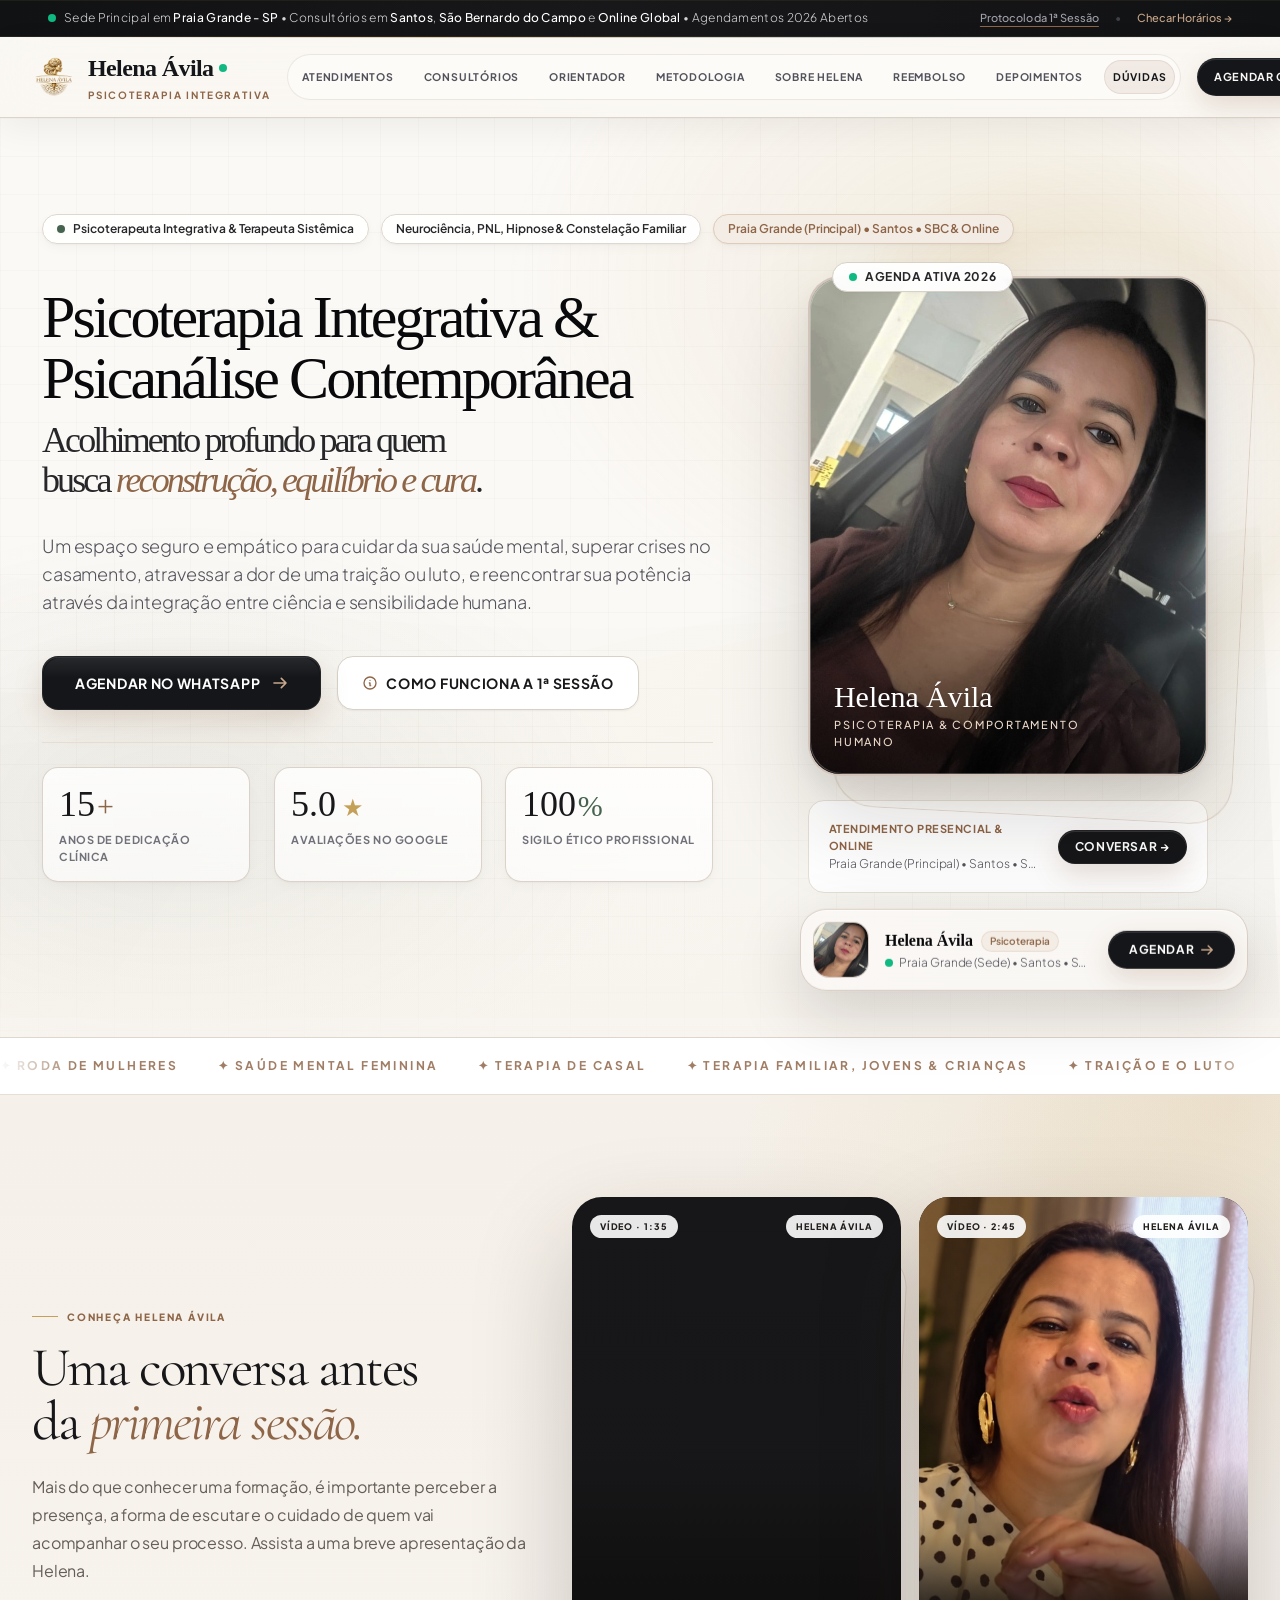
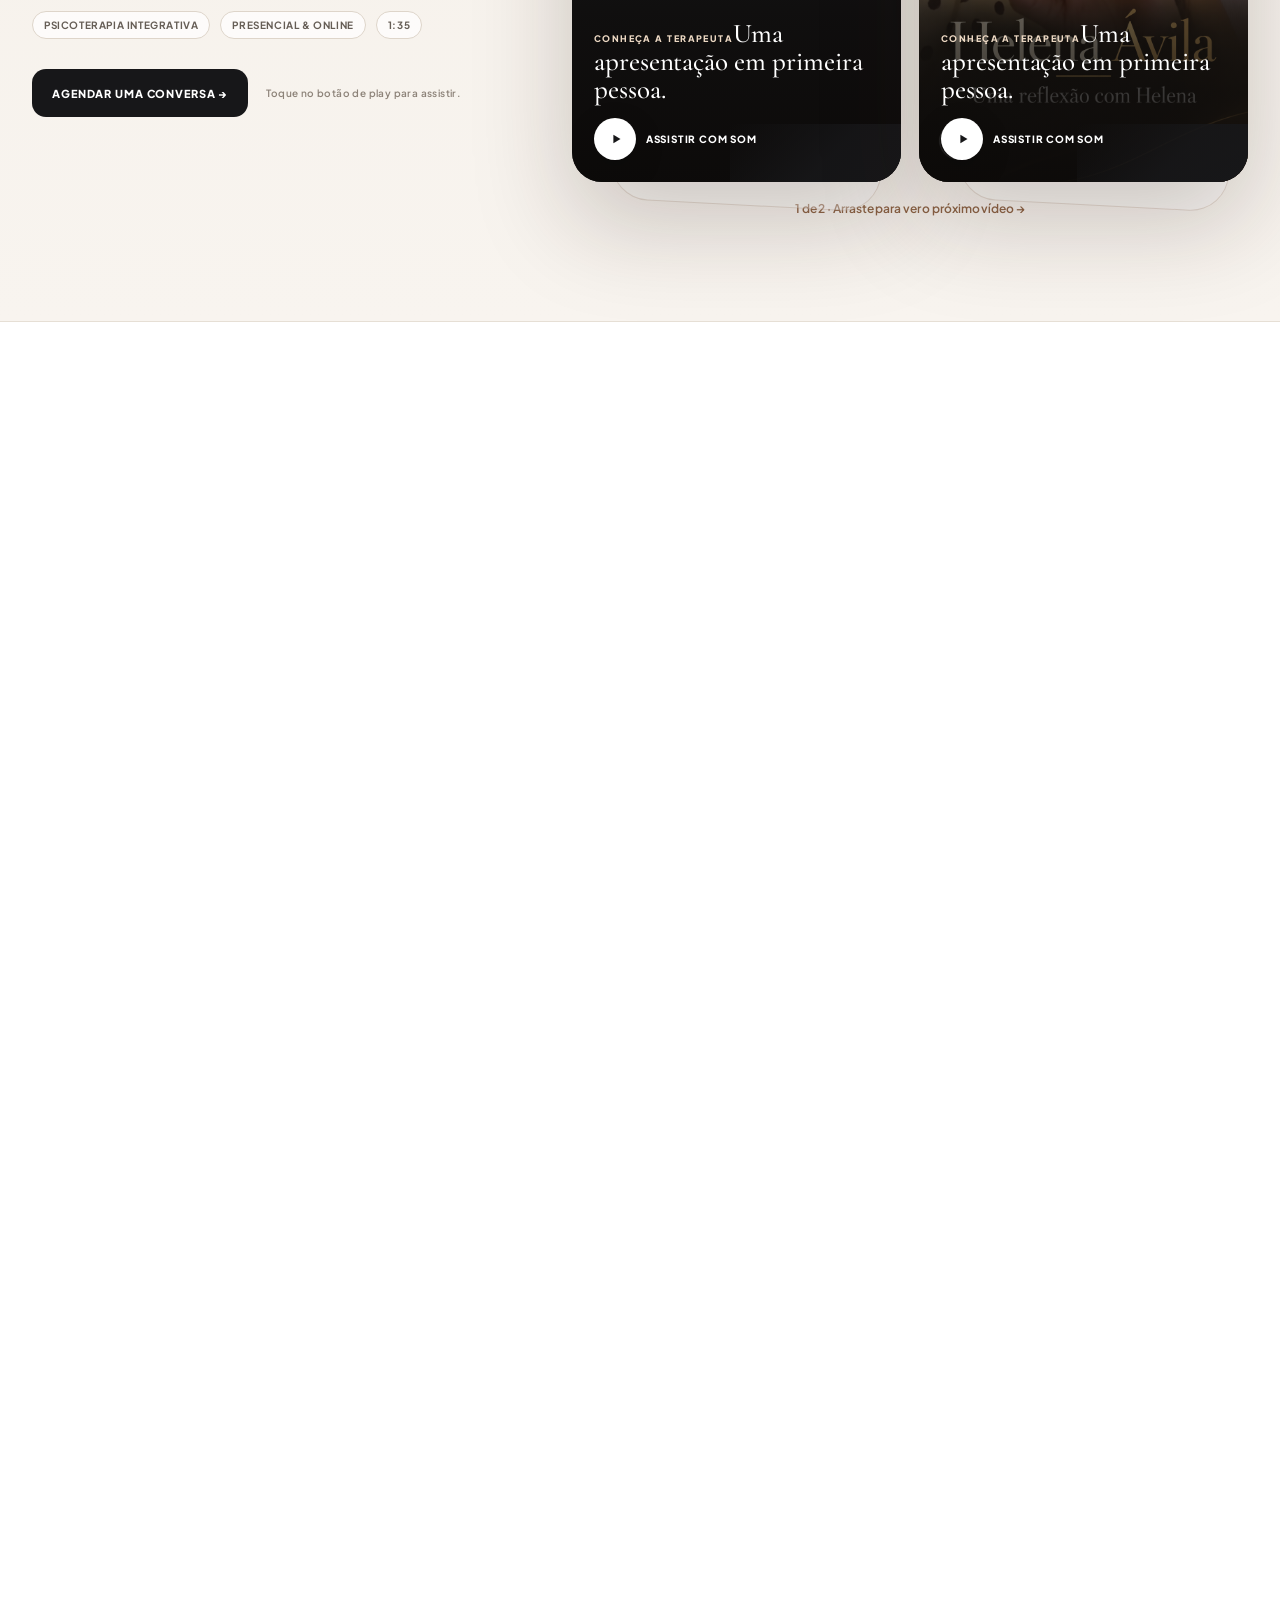
<file: index.html>
<!DOCTYPE html>
<html lang="pt-BR" class="scroll-smooth">
<head>
  <!-- Google tag (gtag.js) -->
  <script async src="https://www.googletagmanager.com/gtag/js?id=AW-16466782455"></script>
  <script>
    window.dataLayer = window.dataLayer || [];
    function gtag(){dataLayer.push(arguments);}
    gtag('js', new Date());

    gtag('config', 'AW-16466782455');
    gtag('config', 'AW-17979954388');
  </script>

  <meta charset="UTF-8" />
  <meta name="viewport" content="width=device-width, initial-scale=1.0" />
  <title>Helena Ávila — Psicoterapia &amp; Psicanálise | Praia Grande (Sede), Santos, SBC &amp; Online</title>
  <meta name="description" content="Helena Ávila — Psicoterapeuta Integrativa. Consultório Principal em Praia Grande - SP, unidades presenciais em Santos e São Bernardo do Campo, e Atendimento Online Global. Especialista em Psicoterapia Individual, Terapia de Casal e Roda de Mulheres." />
  <link rel="canonical" href="https://www.helenaavilapsi.com.br/" />
  <meta name="google-site-verification" content="e_6qO4ROod1NivXl5GPzTdFaNyLjVDfhzkwz6_L_9Yw" />

  <!-- OpenGraph & Redes Sociais -->
  <meta property="og:type" content="website" />
  <meta property="og:url" content="https://www.helenaavilapsi.com.br/" />
  <meta property="og:title" content="Helena Ávila — Psicoterapia &amp; Psicanálise | Praia Grande, Santos, SBC &amp; Online" />
  <meta property="og:description" content="Consultório Sede em Praia Grande - SP, unidades presenciais em Santos e São Bernardo do Campo, e Atendimento Online Seguro (Brasil &amp; Exterior)." />
  <meta property="og:image" content="https://www.helenaavilapsi.com.br/assets/logo.png" />
  <meta property="og:locale" content="pt_BR" />
  <meta name="twitter:card" content="summary_large_image" />
  <meta name="twitter:title" content="Helena Ávila — Psicoterapia Integrativa &amp; Psicanálise" />
  <meta name="twitter:description" content="Psicoterapeuta Integrativa. Sede Principal em Praia Grande - SP, unidades em Santos, SBC e Atendimento Online." />
  <meta name="twitter:image" content="https://www.helenaavilapsi.com.br/assets/logo.png" />

  <!-- Favicon Oficial Vetorial -->
  <link rel="icon" type="image/svg+xml" href="assets/favicon.svg" />
  <link rel="alternate icon" href="assets/favicon.png" />
  <link rel="apple-touch-icon" href="assets/favicon-180x180.png" />

  <!-- Dados Estruturados Schema.org (Google Rich Results & Search Console) -->
  <script type="application/ld+json">
  {
    "@context": "https://schema.org",
    "@graph": [
      {
        "@type": "Person",
        "@id": "https://www.helenaavilapsi.com.br/#helena-avila",
        "name": "Helena Ávila",
        "jobTitle": "Psicoterapeuta Integrativa e Psicanalista",
        "description": "Psicoterapeuta Integrativa e Especialista em Comportamento Humano com mais de 15 anos de prática clínica. Consultório Principal em Praia Grande - SP e unidades em Santos, SBC e Online.",
        "image": "https://www.helenaavilapsi.com.br/assets/helena-sobre.jpg",
        "url": "https://www.helenaavilapsi.com.br/",
        "sameAs": [
          "https://www.instagram.com/psihelenaavila/"
        ]
      },
      {
        "@type": "MedicalBusiness",
        "@id": "https://www.helenaavilapsi.com.br/#consultorio-pg",
        "name": "Helena Ávila — Consultório Principal (Sede Praia Grande)",
        "image": "https://www.helenaavilapsi.com.br/assets/logo.png",
        "url": "https://www.helenaavilapsi.com.br/#consultorios",
        "telephone": "+55-11-94503-5218",
        "priceRange": "$$",
        "address": {
          "@type": "PostalAddress",
          "streetAddress": "R. Botafogo, 442 - Guilhermina",
          "addressLocality": "Praia Grande",
          "addressRegion": "SP",
          "postalCode": "11701-400",
          "addressCountry": "BR"
        },
        "openingHoursSpecification": [
          {
            "@type": "OpeningHoursSpecification",
            "dayOfWeek": ["Monday", "Tuesday", "Wednesday", "Thursday", "Friday", "Saturday"],
            "opens": "08:00",
            "closes": "20:00"
          }
        ],
        "medicalSpecialty": [
          "Psychotherapy",
          "Psychoanalysis"
        ],
        "areaServed": [
          { "@type": "City", "name": "Praia Grande" },
          { "@type": "City", "name": "Santos" },
          { "@type": "City", "name": "São Vicente" },
          { "@type": "City", "name": "Mongaguá" },
          { "@type": "City", "name": "Itanhaém" },
          { "@type": "AdministrativeArea", "name": "Baixada Santista" }
        ]
      },
      {
        "@type": "MedicalBusiness",
        "@id": "https://www.helenaavilapsi.com.br/#consultorio-santos",
        "name": "Helena Ávila — Consultório Santos (Boqueirão)",
        "image": "https://www.helenaavilapsi.com.br/assets/logo.png",
        "url": "https://www.helenaavilapsi.com.br/#consultorios",
        "telephone": "+55-11-94503-5218",
        "priceRange": "$$",
        "address": {
          "@type": "PostalAddress",
          "streetAddress": "Av. Conselheiro Nébias, 756",
          "addressLocality": "Santos",
          "addressRegion": "SP",
          "postalCode": "11045-002",
          "addressCountry": "BR"
        },
        "openingHoursSpecification": [
          {
            "@type": "OpeningHoursSpecification",
            "dayOfWeek": ["Monday", "Tuesday", "Wednesday", "Thursday", "Friday", "Saturday"],
            "opens": "08:00",
            "closes": "20:00"
          }
        ],
        "medicalSpecialty": [
          "Psychotherapy",
          "Psychoanalysis"
        ],
        "areaServed": [
          { "@type": "City", "name": "Santos" },
          { "@type": "City", "name": "Praia Grande" },
          { "@type": "City", "name": "São Vicente" },
          { "@type": "City", "name": "Guarujá" },
          { "@type": "City", "name": "Cubatão" },
          { "@type": "AdministrativeArea", "name": "Baixada Santista" }
        ]
      },
      {
        "@type": "MedicalBusiness",
        "@id": "https://www.helenaavilapsi.com.br/#consultorio-sbc",
        "name": "Helena Ávila — Consultório São Bernardo do Campo (Domo Business)",
        "image": "https://www.helenaavilapsi.com.br/assets/logo.png",
        "url": "https://www.helenaavilapsi.com.br/#consultorios",
        "telephone": "+55-11-94503-5218",
        "priceRange": "$$",
        "address": {
          "@type": "PostalAddress",
          "streetAddress": "Av. José Versolato, 111 - Sala 704, Torre B (7° andar)",
          "addressLocality": "São Bernardo do Campo",
          "addressRegion": "SP",
          "postalCode": "09750-730",
          "addressCountry": "BR"
        },
        "openingHoursSpecification": [
          {
            "@type": "OpeningHoursSpecification",
            "dayOfWeek": ["Monday", "Tuesday", "Wednesday", "Thursday", "Friday", "Saturday"],
            "opens": "08:00",
            "closes": "20:00"
          }
        ],
        "medicalSpecialty": [
          "Psychotherapy",
          "Psychoanalysis"
        ],
        "areaServed": [
          { "@type": "City", "name": "São Bernardo do Campo" },
          { "@type": "City", "name": "Santo André" },
          { "@type": "City", "name": "São Caetano do Sul" },
          { "@type": "AdministrativeArea", "name": "Grande ABC" },
          { "@type": "City", "name": "São Paulo" }
        ]
      },
      {
        "@type": "FAQPage",
        "@id": "https://www.helenaavilapsi.com.br/#faq",
        "mainEntity": [
          {
            "@type": "Question",
            "name": "Como funciona a primeira consulta?",
            "acceptedAnswer": {
              "@type": "Answer",
              "text": "A primeira sessão é um momento de acolhimento profundo, escuta empática e compreensão da sua história. Juntos, identificamos suas principais queixas, padrões emocionais e traçamos os objetivos terapêuticos com total sigilo e sem julgamentos."
            }
          },
          {
            "@type": "Question",
            "name": "O atendimento online tem a mesma eficácia do presencial?",
            "acceptedAnswer": {
              "@type": "Answer",
              "text": "Sim, com comprovação científica internacional. O atendimento online proporciona a mesma profundidade emocional, com a conveniência e o conforto de realizar as sessões no seu ambiente privativo, ideal para quem tem rotinas dinâmicas ou mora fora da Baixada Santista e ABC."
            }
          },
          {
            "@type": "Question",
            "name": "Como funciona a Terapia de Casal e quando procurar?",
            "acceptedAnswer": {
              "@type": "Answer",
              "text": "A Terapia de Casal é indicada para casais que enfrentam crises de comunicação, desgaste na convivência, distanciamento afetivo, desafios na sexualidade ou reconstrução de vínculo após traições. Oferece um espaço neutro e seguro para alinhar expectativas e reatar a cumplicidade."
            }
          },
          {
            "@type": "Question",
            "name": "O que é a Roda de Mulheres e quem pode participar?",
            "acceptedAnswer": {
              "@type": "Answer",
              "text": "É um espaço terapêutico e acolhedor de partilha e fortalecimento mútuo exclusivo para mulheres. Trabalhamos questões como sobrecarga emocional, ciclos femininos, autoestima, maternidade, relacionamentos e quebra de padrões transgeracionais."
            }
          },
          {
            "@type": "Question",
            "name": "Como o processo terapêutico ajuda na superação de traição, luto e perdão?",
            "acceptedAnswer": {
              "@type": "Answer",
              "text": "O processo integrativo auxilia a ressignificar a dor da quebra de confiança ou do luto, acolhendo as emoções de raiva e desilusão para restaurar a dignidade pessoal e a clareza emocional para seguir em frente com autonomia."
            }
          },
          {
            "@type": "Question",
            "name": "Como posso pedir reembolso para o meu plano de saúde?",
            "acceptedAnswer": {
              "@type": "Answer",
              "text": "Embora os atendimentos sejam particulares para garantir tempo e acolhimento personalizado, fornecemos recibo detalhado com todas as informações clínicas necessárias para você solicitar reembolso junto ao seu convênio médico (Bradesco Saúde, SulAmérica, Amil, Porto Seguro, Unimed, etc.)."
            }
          }
        ]
      }
    ]
  }
  </script>

  <!-- Otimizações de Desempenho & Resource Hints -->
  <link rel="preconnect" href="https://fonts.googleapis.com" />
  <link rel="preconnect" href="https://fonts.gstatic.com" crossorigin />
  <link rel="preconnect" href="https://www.gstatic.com" crossorigin />
  <link rel="dns-prefetch" href="https://www.gstatic.com" />
  <link rel="preconnect" href="https://gitzmynfamubetgujtmm.supabase.co" crossorigin />
  <link rel="dns-prefetch" href="https://gitzmynfamubetgujtmm.supabase.co" />
  <link rel="preload" as="image" href="assets/helena-sobre.jpg" fetchpriority="high" />
  <link rel="preload" as="image" href="assets/logo.png" />

  <!-- Tipografia Editorial: Plus Jakarta Sans + Cormorant Garamond -->
  <link href="https://fonts.googleapis.com/css2?family=Cormorant+Garamond:ital,wght@0,300;0,400;0,500;0,600;0,700;1,300;1,400;1,600;1,700&family=Plus+Jakarta+Sans:wght@300;400;500;600;700;800&display=swap" rel="stylesheet" />

  <!-- Tailwind CSS Engine -->


  <style>
    :root {
      --font-serif: 'Cormorant Garamond', Georgia, serif;
      --font-sans: 'Plus Jakarta Sans', -apple-system, BlinkMacSystemFont, sans-serif;
      --bg: #FAF8F5;
      --surface: #FFFFFF;
      --primary: #151619;
      --accent: #8E6547;
      --accent-hover: #755136;
      --accent-light: #F4EDE6;
      --sage: #45634E;
      --sage-light: #EBF2ED;
      --gold: #C5A059;
      --border-subtle: #E6DFD5;
      --border-focus: #C4B19F;
      --text-muted: #6E685F;
    }

    
    /* ========================================================================== 
       1. SISTEMA GLOBAL DE GRID E ALINHAMENTO (.site-container)
       ========================================================================== */
    .site-container {
      width: 100%;
      max-width: 1280px;
      margin-left: auto;
      margin-right: auto;
      padding-left: 1rem;
      padding-right: 1rem;
    }
    @media (min-width: 640px) {
      .site-container {
        padding-left: 1.5rem;
        padding-right: 1.5rem;
      }
    }
    @media (min-width: 1024px) {
      .site-container {
        padding-left: 2rem;
        padding-right: 2rem;
      }
    }

    /* Foto Editorial Padronizada */
    .profile-editorial {
      width: 100%;
      height: 100%;
      object-fit: cover;
      object-position: 50% 38%;
    }

    body {
      font-family: var(--font-sans);
      background-color: var(--bg);
      color: var(--primary);
      overflow-x: hidden;
      -webkit-font-smoothing: antialiased;
      -moz-osx-font-smoothing: grayscale;
    }

    .font-serif {
      font-family: var(--font-serif);
    }

    /* Scroll progress top bar */
    #topProgressBar {
      position: fixed;
      top: 0;
      left: 0;
      height: 3px;
      background: linear-gradient(90deg, #8E6547 0%, #C5A059 50%, #45634E 100%);
      width: 0%;
      z-index: 110;
      transition: width 0.08s ease-out;
    }

    /* Minimal light grid */
    .bg-grid-minimal {
      background-size: 32px 32px;
      background-image: 
        linear-gradient(to right, rgba(0, 0, 0, 0.024) 1px, transparent 1px),
        linear-gradient(to bottom, rgba(0, 0, 0, 0.024) 1px, transparent 1px);
    }

    /* Dark luxury matrix grid */
    .bg-dark-grid {
      background-size: 36px 36px;
      background-image: 
        linear-gradient(to right, rgba(255, 255, 255, 0.035) 1px, transparent 1px),
        linear-gradient(to bottom, rgba(255, 255, 255, 0.035) 1px, transparent 1px);
    }

    /* Mouse Spotlight Glow effect */
    .spotlight-card {
      position: relative;
      background: rgba(255, 255, 255, 0.94);
      backdrop-filter: blur(16px);
      -webkit-backdrop-filter: blur(16px);
      border: 1px solid var(--border-subtle);
      border-radius: 1.5rem;
      transition: transform 0.35s cubic-bezier(0.16, 1, 0.3, 1), box-shadow 0.35s ease, border-color 0.3s ease;
      overflow: hidden;
    }
    .spotlight-card::before {
      content: '';
      position: absolute;
      top: var(--mouse-y, -200px);
      left: var(--mouse-x, -200px);
      width: 380px;
      height: 380px;
      background: radial-gradient(circle, rgba(142, 101, 71, 0.12), transparent 70%);
      transform: translate(-50%, -50%);
      pointer-events: none;
      opacity: 0;
      transition: opacity 0.4s ease;
    }
    .spotlight-card:hover::before {
      opacity: 1;
    }
    .spotlight-card:hover {
      transform: translateY(-4px);
      border-color: var(--border-focus);
      box-shadow: 0 24px 48px -12px rgba(21, 22, 25, 0.08);
    }

    /* Dark Mode Spotlight Card */
    .spotlight-card-dark {
      position: relative;
      background: rgba(23, 24, 28, 0.75);
      backdrop-filter: blur(16px);
      -webkit-backdrop-filter: blur(16px);
      border: 1px solid rgba(255, 255, 255, 0.08);
      border-radius: 1.5rem;
      transition: all 0.35s cubic-bezier(0.16, 1, 0.3, 1);
      overflow: hidden;
    }
    .spotlight-card-dark::before {
      content: '';
      position: absolute;
      top: var(--mouse-y, -200px);
      left: var(--mouse-x, -200px);
      width: 380px;
      height: 380px;
      background: radial-gradient(circle, rgba(197, 160, 89, 0.18), transparent 70%);
      transform: translate(-50%, -50%);
      pointer-events: none;
      opacity: 0;
      transition: opacity 0.4s ease;
    }
    .spotlight-card-dark:hover::before {
      opacity: 1;
    }
    .spotlight-card-dark:hover {
      transform: translateY(-4px);
      border-color: rgba(197, 160, 89, 0.35);
      box-shadow: 0 24px 48px -12px rgba(0, 0, 0, 0.5);
    }

    /* Infinite Marquee - Velocidade Ágil e Fluida */
    .marquee-container {
      display: flex;
      overflow: hidden;
      user-select: none;
      gap: 2.5rem;
    }
    .marquee-content {
      flex-shrink: 0;
      display: flex;
      justify-content: space-around;
      min-width: 100%;
      gap: 2.5rem;
      white-space: nowrap;
      animation: marqueeScroll 17s linear infinite;
    }
    .marquee-content span {
      white-space: nowrap;
    }
    .marquee-container:hover .marquee-content {
      animation-play-state: paused;
    }
    @keyframes marqueeScroll {
      from { transform: translateX(0); }
      to { transform: translateX(calc(-100% - 2.5rem)); }
    }

    /* Pulse green indicator */
    .pulse-indicator {
      box-shadow: 0 0 0 0 rgba(16, 185, 129, 0.7);
      animation: pulseGreen 2s infinite;
    }
    @keyframes pulseGreen {
      0% { transform: scale(0.95); box-shadow: 0 0 0 0 rgba(16, 185, 129, 0.7); }
      70% { transform: scale(1); box-shadow: 0 0 0 8px rgba(16, 185, 129, 0); }
      100% { transform: scale(0.95); box-shadow: 0 0 0 0 rgba(16, 185, 129, 0); }
    }

    /* Segmented Control de Consultórios */
    .loc-tab-btn {
      background: transparent;
      color: #3f3f46;
      transition: all 0.2s cubic-bezier(0.16, 1, 0.3, 1);
      cursor: pointer;
      outline: none;
    }
    .loc-tab-btn .loc-sub {
      opacity: 0.7;
      transition: opacity 0.2s ease;
    }
    .loc-tab-btn:hover:not(.active) {
      background: rgba(255, 255, 255, 0.75);
      color: #09090b;
    }
    .loc-tab-btn:hover:not(.active) .loc-sub {
      opacity: 0.95;
    }
    .loc-tab-btn.active {
      background: #8E6547 !important;
      color: #FFFFFF !important;
      box-shadow: 0 4px 14px rgba(142, 101, 71, 0.28);
    }
    .loc-tab-btn.active:hover {
      background: #7D583D !important;
      color: #FFFFFF !important;
    }
    .loc-tab-btn.active .loc-sub {
      opacity: 0.95;
      color: #F4EDE6;
    }

    /* Accordion transitions - Rápido & Sem Atraso */
    .accordion-body {
      max-height: 0;
      overflow: hidden;
      transition: max-height 0.25s cubic-bezier(0.16, 1, 0.3, 1), opacity 0.2s ease;
      opacity: 0;
    }
    .accordion-body.open {
      max-height: 600px;
      opacity: 1;
    }

    /* Bottom sticky capsule (dynamic island) */
    #bottomStickyBar {
      transform: translateY(140%);
      transition: transform 0.25s cubic-bezier(0.16, 1, 0.3, 1);
    }
    #bottomStickyBar.visible {
      transform: translateY(0);
    }

    /* Scroll reveal transitions - Rápido, Instantâneo & Suave */
    .reveal-elem {
      opacity: 0;
      transform: translateY(14px);
      transition: opacity 0.35s cubic-bezier(0.16, 1, 0.3, 1), transform 0.35s cubic-bezier(0.16, 1, 0.3, 1);
    }
    .reveal-elem.revealed {
      opacity: 1;
      transform: translateY(0);
    }

    /* Anchor offset for sticky header */
    section[id] {
      scroll-margin-top: 6rem;
    }

    /* Smooth location tab transitions */
    .loc-view {
      animation: fadeSlideIn 0.22s cubic-bezier(0.16, 1, 0.3, 1);
    }
    @keyframes fadeSlideIn {
      from { opacity: 0; transform: translateY(8px); }
      to { opacity: 1; transform: translateY(0); }
    }

    /* Nav link hover underline */
    nav a {
      position: relative;
    }
    nav a::after {
      content: '';
      position: absolute;
      bottom: -4px;
      left: 0;
      width: 0;
      height: 2px;
      background: #8E6547;
      transition: width 0.35s cubic-bezier(0.16, 1, 0.3, 1);
    }
    nav a:hover::after {
      width: 100%;
    }

    /* Button shimmer effect */
    .shimmer-btn {
      position: relative;
      overflow: hidden;
    }
    .shimmer-btn::after {
      content: '';
      position: absolute;
      top: 0;
      left: -100%;
      width: 100%;
      height: 100%;
      background: linear-gradient(90deg, transparent, rgba(255,255,255,0.15), transparent);
    }
    .shimmer-btn:hover::after {
      animation: shimmerPass 0.6s ease forwards;
    }
    @keyframes shimmerPass {
      0% { left: -100%; }
      100% { left: 100%; }
    }

    /* WhatsApp floating pulse */
    .wa-float-pulse {
      position: relative;
    }
    .wa-float-pulse::before {
      content: '';
      position: absolute;
      inset: 0;
      border-radius: inherit;
      background: inherit;
      opacity: 0.4;
      animation: waPulse 2s ease-in-out infinite;
      z-index: -1;
    }
    @keyframes waPulse {
      0%, 100% { transform: scale(1); opacity: 0.4; }
      50% { transform: scale(1.35); opacity: 0; }
    }

    /* Hero Metrics Interactivity & Motions */
    .metric-item {
      transition: transform 0.3s cubic-bezier(0.16, 1, 0.3, 1), background-color 0.3s ease;
      will-change: transform;
    }
    .metric-item:hover {
      transform: translateY(-3px);
    }
    .font-variant-tabular {
      font-variant-numeric: tabular-nums;
      -webkit-font-feature-settings: "tnum";
      font-feature-settings: "tnum";
      display: inline-block;
    }
    @keyframes starShine {
      0%, 100% {
        transform: scale(1) rotate(0deg);
        filter: drop-shadow(0 0 0px rgba(197, 160, 89, 0));
      }
      50% {
        transform: scale(1.15) rotate(4deg);
        filter: drop-shadow(0 0 5px rgba(197, 160, 89, 0.6));
      }
    }
    .star-sparkle {
      display: inline-block;
      animation: starShine 2.8s ease-in-out infinite;
      transform-origin: center;
    }

    /* Page entrance animation */
    body {
      animation: pageIn 0.6s ease-out;
    }
    @keyframes pageIn {
      from { opacity: 0; }
      to { opacity: 1; }
    }
  </style>

  <!-- Refinamentos visuais profissionais aprovados -->
  <link rel="stylesheet" href="design-refinements.css?v=1" />

  <!-- Kuboweb Analytics Tracker -->
  <script src="https://gitzmynfamubetgujtmm.supabase.co/functions/v1/tracker-script?pid=cbdbd815-af28-4b9f-b7bf-52ee57c35ff8" defer></script>
  <link rel="stylesheet" href="assets/site-utilities.min.css?v=53" />
  <style>
    /* Keep legacy ad destinations stable while deferred sections are rendered. */
    html:has(#atendimentos:target) section,
    html:has(#duvidas:target) section {
      content-visibility: visible !important;
      contain-intrinsic-size: none !important;
    }
  </style>
</head>

<body class="antialiased selection:bg-[#8E6547] selection:text-white">

  <!-- ================= TOP READING PROGRESS BAR ================= -->
  <div id="topProgressBar"></div>

  <!-- ================= TOP STATUS BAR ================= -->
  <div class="bg-[#151619] text-[#FAF8F5] text-xs py-2.5 px-4 border-b border-white/5 relative z-50">
    <div class="site-container flex flex-col sm:flex-row items-center justify-between gap-2 text-center sm:text-left">
      <div class="flex items-center gap-2">
        <span class="inline-block w-2 h-2 rounded-full bg-emerald-500 pulse-indicator"></span>
        <span class="font-light tracking-wide text-zinc-300">
          Sede Principal em <strong class="font-medium text-white">Praia Grande - SP</strong> • Consultórios em <strong class="font-medium text-white">Santos</strong>, <strong class="font-medium text-white">São Bernardo do Campo</strong> e <strong class="font-medium text-white">Online Global</strong> • Agendamentos 2026 Abertos
        </span>
      </div>
      <div class="flex items-center gap-4 text-zinc-400 font-medium text-[11px]">
        <button onclick="openModal()" class="hover:text-white transition-colors cursor-pointer underline underline-offset-4 decoration-[#8E6547]">
          Protocolo da 1ª Sessão
        </button>
        <span class="text-zinc-700">•</span>
        <a href="https://wa.me/5511945035218?text=Ol%C3%A1%2C%20Helena.%20Acessei%20o%20seu%20site%20e%20gostaria%20de%20consultar%20a%20disponibilidade%20de%20hor%C3%A1rios%20para%20atendimento." target="_blank" class="hover:text-white text-[#C8A78A] transition-colors flex items-center gap-1">
          Checar Horários &rarr;
        </a>
      </div>
    </div>
  </div>

  <!-- ================= NAVIGATION ================= -->
  <header id="mainNav" class="sticky top-0 z-50 bg-[#FAF8F5]/90 backdrop-blur-xl border-b border-[#E6DFD5] transition-all duration-300">
    <div class="w-full max-w-[1440px] mx-auto px-4 sm:px-6 lg:px-8 h-20 flex items-center justify-between gap-4">
      
      <!-- Brand Logomarca Oficial -->
      <a href="#" onclick="window.scrollTo({top: 0, behavior: 'smooth'}); return false;" class="flex items-center gap-3 group cursor-pointer shrink-0" aria-label="Helena Ávila Psicoterapia - Ir para o início">
        <div class="w-11 h-11 sm:w-13 sm:h-13 flex items-center justify-center shrink-0 transition-transform duration-300 group-hover:scale-105">
          <img src="assets/logo.png" alt="Helena Ávila Logomarca Oficial" width="52" height="52" fetchpriority="high" decoding="async" class="w-full h-full object-contain" />
        </div>
        <div class="flex flex-col min-w-0">
          <div class="flex items-center gap-1.5">
            <span class="font-serif text-lg sm:text-2xl font-semibold tracking-tight text-[#151619] leading-none whitespace-nowrap group-hover:text-[#8E6547] transition-colors">Helena Ávila</span>
            <span class="w-2 h-2 rounded-full bg-emerald-500 shrink-0" title="Atendimentos Abertos 2026"></span>
          </div>
          <span class="text-[9px] sm:text-[10px] tracking-[0.12em] sm:tracking-[0.18em] uppercase font-bold text-[#8E6547] mt-1 whitespace-nowrap">Psicoterapia Integrativa</span>
        </div>
      </a>

      <!-- Desktop Navlinks -->
      <nav class="hidden xl:flex items-center gap-2 xl:gap-3 2xl:gap-5 text-[10.5px] 2xl:text-xs font-bold uppercase tracking-wider text-zinc-600">
        <a href="#caminhos" class="whitespace-nowrap hover:text-[#8E6547] transition-colors">Atendimentos</a>
        <a href="#consultorios" class="whitespace-nowrap hover:text-[#8E6547] transition-colors">Consultórios</a>
        <a href="#triagem" class="whitespace-nowrap hover:text-[#8E6547] transition-colors">Orientador</a>
        <a href="#metodologia" class="whitespace-nowrap hover:text-[#8E6547] transition-colors">Metodologia</a>
        <a href="#sobre" class="whitespace-nowrap hover:text-[#8E6547] transition-colors">Sobre Helena</a>
        <a href="#reembolso" class="whitespace-nowrap hover:text-[#8E6547] transition-colors">Reembolso</a>
        <a href="#avaliacoes" class="whitespace-nowrap hover:text-[#8E6547] transition-colors">Depoimentos</a>
        <a href="#faq" class="whitespace-nowrap hover:text-[#8E6547] transition-colors">Dúvidas</a>
      </nav>

      <!-- CTA Principal & Botão Mobile -->
      <div class="flex items-center gap-3 shrink-0">
        <a href="https://wa.me/5511945035218?text=Ol%C3%A1%2C%20Helena.%20Acessei%20o%20seu%20site%20e%20gostaria%20de%20saber%20mais%20sobre%20o%20agendamento%20para%20sess%C3%A3o%20de%20terapia." 
           target="_blank"
           class="hidden md:inline-flex items-center gap-1.5 2xl:gap-2 bg-[#151619] hover:bg-[#8E6547] text-[#FAF8F5] px-4 py-2.5 2xl:px-5 2xl:py-2.5 rounded-full text-[11px] 2xl:text-xs font-bold tracking-wider uppercase shadow-sm hover:shadow-lg hover:-translate-y-0.5 transition-all duration-300 whitespace-nowrap shrink-0">
          <span>Agendar Consulta</span>
          <svg class="w-3 h-3 text-[#C8A78A]" fill="none" stroke="currentColor" viewBox="0 0 24 24"><path stroke-linecap="round" stroke-linejoin="round" stroke-width="2.5" d="M14 5l7 7m0 0l-7 7m7-7H3"/></svg>
        </a>

        <button id="mobileToggleBtn" class="xl:hidden p-2 text-zinc-800 hover:text-[#8E6547] cursor-pointer" aria-label="Abrir Menu">
          <svg class="w-6 h-6" fill="none" stroke="currentColor" viewBox="0 0 24 24"><path stroke-linecap="round" stroke-linejoin="round" stroke-width="2" d="M4 6h16M4 12h16M4 18h16"/></svg>
        </button>
      </div>
    </div>

    <!-- Mobile Menu Drawer -->
    <div id="mobileDrawer" class="hidden xl:hidden border-t border-[#E6DFD5] bg-[#FAF8F5] px-6 py-6 space-y-4 shadow-lg">
      <a href="#caminhos" class="block text-sm font-semibold text-zinc-800 hover:text-[#8E6547]">Especialidades &amp; Atendimentos</a>
      <a href="#consultorios" class="block text-sm font-semibold text-zinc-800 hover:text-[#8E6547]">Consultórios (PG Sede, Santos, SBC &amp; Online)</a>
      <a href="#triagem" class="block text-sm font-semibold text-zinc-800 hover:text-[#8E6547]">Orientador Clínico de Agendamento</a>
      <a href="#metodologia" class="block text-sm font-semibold text-zinc-800 hover:text-[#8E6547]">Metodologia Integrativa</a>
      <a href="#sobre" class="block text-sm font-semibold text-zinc-800 hover:text-[#8E6547]">Sobre Helena Ávila</a>
      <a href="#reembolso" class="block text-sm font-semibold text-zinc-800 hover:text-[#8E6547]">Reembolso de Plano de Saúde</a>
      <a href="#avaliacoes" class="block text-sm font-semibold text-zinc-800 hover:text-[#8E6547]">Depoimentos de Pacientes</a>
      <a href="#faq" class="block text-sm font-semibold text-zinc-800 hover:text-[#8E6547]">Perguntas Frequentes (FAQ)</a>
      <div class="pt-2 border-t border-[#E6DFD5]">
        <a href="https://wa.me/5511945035218?text=Ol%C3%A1%2C%20Helena.%20Acessei%20o%20seu%20site%20e%20gostaria%20de%20agendar%20minha%20consulta." target="_blank" class="w-full flex items-center justify-center gap-2 bg-[#151619] hover:bg-[#8E6547] text-white py-3.5 rounded-xl text-xs font-bold uppercase tracking-wider transition-colors shadow-sm">
          <span>Agendar Consulta no WhatsApp &rarr;</span>
        </a>
      </div>
    </div>
  </header>

  <!-- ================= HERO SECTION ================= -->
  <section id="inicio" class="relative pt-12 pb-24 md:pt-20 md:pb-32 overflow-hidden bg-grid-minimal border-b border-[#E6DFD5]">
    
    <canvas id="cloudCanvas" class="absolute inset-0 pointer-events-none opacity-40 z-0"></canvas>

    <div class="site-container relative z-10">
      
      <!-- Badges de Autoridade -->
      <div class="flex flex-wrap items-center gap-3 mb-8 reveal-elem">
        <span class="inline-flex items-center gap-2 bg-white/95 border border-[#DFD8CE] px-3.5 py-1.5 rounded-full text-xs font-semibold text-zinc-800 shadow-2xs">
          <span class="w-2 h-2 rounded-full bg-[#45634E]"></span>
          Psicoterapeuta Integrativa &amp; Terapeuta Sistêmica
        </span>
        <span class="inline-flex items-center gap-2 bg-white/95 border border-[#DFD8CE] px-3.5 py-1.5 rounded-full text-xs font-semibold text-zinc-800 shadow-2xs">
          Neurociência, PNL, Hipnose &amp; Constelação Familiar
        </span>
        <span class="inline-flex items-center gap-1.5 bg-[#F4EDE6] border border-[#DFCBB9] px-3.5 py-1.5 rounded-full text-xs font-semibold text-[#8E6547] shadow-2xs">
          <span>Praia Grande (Principal) • Santos • SBC &amp; Online</span>
        </span>
      </div>

      <!-- Hero Grid: Texto Editorial + Identity Card -->
      <div class="grid grid-cols-1 lg:grid-cols-12 gap-12 lg:gap-16 items-center">
        
        <!-- Coluna Esquerda: Headline & Ações -->
        <div class="lg:col-span-7 space-y-8">
          
          <h1 class="font-serif text-4xl sm:text-5xl lg:text-6xl text-zinc-950 font-light tracking-tight leading-[1.12] reveal-elem">
            Psicoterapia Integrativa &amp; Psicanálise Contemporânea<br />
            <span class="text-2xl sm:text-3xl lg:text-4xl text-zinc-800 block mt-3">
              Acolhimento profundo para quem busca
              <em class="font-normal italic text-[#8E6547]">reconstrução, equilíbrio e cura</em>.
            </span>
          </h1>

          <p class="text-base sm:text-lg text-zinc-600 font-light leading-relaxed max-w-2xl reveal-elem">
            Um espaço seguro e empático para cuidar da sua saúde mental, superar crises no casamento, atravessar a dor de uma traição ou luto, e reencontrar sua potência através da integração entre ciência e sensibilidade humana.
          </p>

          <!-- Dual Botões de Ação -->
          <div class="flex flex-wrap items-center gap-4 pt-2 reveal-elem">
            <a href="https://wa.me/5511945035218?text=Ol%C3%A1%2C%20Helena.%20Acessei%20o%20seu%20site%20e%20gostaria%20de%20agendar%20minha%20primeira%20sess%C3%A3o%20de%20psicoterapia." 
               target="_blank"
               class="shimmer-btn inline-flex items-center gap-3 bg-[#151619] hover:bg-[#8E6547] text-white px-8 py-4 rounded-2xl text-xs sm:text-sm font-bold tracking-wider uppercase shadow-xl hover:shadow-2xl hover:-translate-y-0.5 transition-all duration-300">
              <span>Agendar no WhatsApp</span>
              <svg class="w-4 h-4 text-[#C8A78A]" fill="none" stroke="currentColor" viewBox="0 0 24 24"><path stroke-linecap="round" stroke-linejoin="round" stroke-width="2.5" d="M14 5l7 7m0 0l-7 7m7-7H3"/></svg>
            </a>

            <button onclick="openModal()" class="inline-flex items-center gap-2 bg-white hover:bg-stone-50 text-zinc-900 border border-[#D8D1C7] hover:border-zinc-400 px-6 py-4 rounded-2xl text-xs sm:text-sm font-bold tracking-wider uppercase transition-all duration-300 shadow-sm cursor-pointer">
              <svg class="w-4 h-4 text-[#8E6547]" fill="none" stroke="currentColor" viewBox="0 0 24 24"><path stroke-linecap="round" stroke-linejoin="round" stroke-width="2" d="M13 16h-1v-4h-1m1-4h.01M21 12a9 9 0 11-18 0 9 9 0 0118 0z"/></svg>
              <span>Como Funciona a 1ª Sessão</span>
            </button>
          </div>

          <!-- Métricas de Credibilidade com Micro-Movimentos Nobres -->
          <div class="grid grid-cols-3 gap-3 sm:gap-6 pt-6 border-t border-[#E6DFD5]">
            <!-- Métrica 1: 15+ Anos -->
            <div class="metric-item group p-3 sm:p-4 rounded-2xl bg-white/60 hover:bg-white border border-stone-200/70 hover:border-[#8E6547]/40 shadow-xs hover:shadow-md transition-all duration-300 cursor-default relative overflow-hidden">
              <div class="absolute bottom-0 left-0 right-0 h-[2px] bg-[#8E6547] scale-x-0 group-hover:scale-x-100 transition-transform duration-300 origin-left"></div>
              <div class="font-serif text-2xl sm:text-4xl text-zinc-900 font-normal flex items-baseline leading-none">
                <span class="counter font-variant-tabular" data-target="15">15</span>
                <span class="text-[#8E6547] font-light text-xl sm:text-3xl ml-0.5 group-hover:scale-125 transition-transform duration-300 inline-block">+</span>
              </div>
              <div class="text-[10px] sm:text-[11px] font-bold text-zinc-500 uppercase tracking-wider mt-1.5 sm:mt-2 group-hover:text-zinc-800 transition-colors">
                Anos de Dedicação Clínica
              </div>
            </div>

            <!-- Métrica 2: 5.0 ★ Google -->
            <div class="metric-item group p-3 sm:p-4 rounded-2xl bg-white/60 hover:bg-white border border-stone-200/70 hover:border-[#C5A059]/40 shadow-xs hover:shadow-md transition-all duration-300 cursor-default relative overflow-hidden">
              <div class="absolute bottom-0 left-0 right-0 h-[2px] bg-[#C5A059] scale-x-0 group-hover:scale-x-100 transition-transform duration-300 origin-left"></div>
              <div class="font-serif text-2xl sm:text-4xl text-zinc-900 font-normal flex items-baseline leading-none">
                <span class="counter font-variant-tabular" data-target="5.0" data-decimals="1">5.0</span>
                <span class="text-[#C5A059] ml-1 sm:ml-1.5 text-lg sm:text-2xl star-sparkle inline-block">★</span>
              </div>
              <div class="text-[10px] sm:text-[11px] font-bold text-zinc-500 uppercase tracking-wider mt-1.5 sm:mt-2 group-hover:text-zinc-800 transition-colors">
                Avaliações no Google
              </div>
            </div>

            <!-- Métrica 3: 100% Sigilo -->
            <div class="metric-item group p-3 sm:p-4 rounded-2xl bg-white/60 hover:bg-white border border-stone-200/70 hover:border-[#45634E]/40 shadow-xs hover:shadow-md transition-all duration-300 cursor-default relative overflow-hidden">
              <div class="absolute bottom-0 left-0 right-0 h-[2px] bg-[#45634E] scale-x-0 group-hover:scale-x-100 transition-transform duration-300 origin-left"></div>
              <div class="font-serif text-2xl sm:text-4xl text-zinc-900 font-normal flex items-baseline leading-none">
                <span class="counter font-variant-tabular" data-target="100">100</span>
                <span class="text-[#45634E] font-light text-xl sm:text-3xl ml-0.5 group-hover:scale-110 transition-transform duration-300 inline-block">%</span>
              </div>
              <div class="text-[10px] sm:text-[11px] font-bold text-zinc-500 uppercase tracking-wider mt-1.5 sm:mt-2 group-hover:text-zinc-800 transition-colors">
                Sigilo Ético Profissional
              </div>
            </div>
          </div>

        </div>

        <!-- Coluna Direita: Composição Editorial Nobre da Helena Ávila (Aspect Ratio 4/5) -->
        <div class="lg:col-span-5 reveal-elem flex flex-col items-center">
          
          <div class="relative w-full max-w-[360px] sm:max-w-[380px] lg:max-w-[400px]">
            
            <!-- Moldura Nobre Editorial 4/5 -->
            <div class="w-full aspect-[4/5] rounded-[32px] overflow-hidden bg-stone-100 border-2 border-[#8E6547]/30 shadow-[0_20px_50px_rgba(30,20,15,0.08)] relative group">
              <img src="assets/helena-sobre.jpg" 
                   alt="Helena Ávila — Psicoterapeuta Integrativa e Psicanalista" 
                   width="400" 
                   height="500" 
                   fetchpriority="high" 
                   decoding="async" 
                   loading="eager" 
                   class="w-full h-full object-cover object-center group-hover:scale-102 transition-transform duration-700" />
              
              <!-- Gradiente sutil na base da foto -->
              <div class="absolute inset-0 bg-gradient-to-t from-black/65 via-transparent to-transparent pointer-events-none"></div>

              <!-- Tipografia Editorial na Base -->
              <div class="absolute bottom-6 left-6 right-16 text-white pointer-events-none">
                <div class="font-serif text-2xl sm:text-3xl font-normal leading-tight drop-shadow-sm">Helena Ávila</div>
                <div class="text-[11px] font-medium tracking-[0.16em] uppercase text-[#EAD8C7] mt-0.5">Psicoterapia &amp; Comportamento Humano</div>
              </div>
            </div>

            <!-- Estrela Oficial no Canto Inferior Direito -->
            <div class="absolute -bottom-3 -right-3 w-12 h-12 rounded-2xl bg-[#151619] border-2 border-[#8E6547] text-[#C5A059] flex items-center justify-center shadow-lg transform group-hover:rotate-12 transition-transform duration-300">
              <svg class="w-5 h-5 fill-current" viewBox="0 0 24 24"><path d="M12 2l3.09 6.26L22 9.27l-5 4.87 1.18 6.88L12 17.77l-6.18 3.25L7 14.14 2 9.27l6.91-1.01L12 2z"/></svg>
            </div>

            <!-- Badge Superior Flutuante: Agenda Ativa -->
            <div class="absolute -top-3.5 left-6 inline-flex items-center gap-2 bg-white/95 backdrop-blur-md px-4 py-1.5 rounded-full border border-[#D8D1C7] shadow-sm text-xs font-bold uppercase tracking-wider text-zinc-800">
              <span class="w-2 h-2 rounded-full bg-emerald-500 pulse-indicator"></span>
              <span>Agenda Ativa 2026</span>
            </div>

          </div>

          <!-- Micro-Card de Credenciais e Agendamento Imediato -->
          <div class="w-full max-w-[360px] sm:max-w-[380px] lg:max-w-[400px] mt-6 p-4 sm:p-5 rounded-2xl bg-white border border-[#E6DFD5] shadow-xs flex items-center justify-between gap-4">
            <div class="min-w-0">
              <div class="text-[11px] font-bold uppercase tracking-wider text-[#8E6547]">Atendimento Presencial &amp; Online</div>
              <div class="text-xs text-zinc-600 font-light truncate mt-0.5">Praia Grande (Principal) • Santos • SBC • Online</div>
            </div>
            <a href="https://wa.me/5511945035218?text=Ol%C3%A1%2C%20Helena.%20Acessei%20o%20seu%20site%20e%20gostaria%20de%20conversar%20sobre%20as%20sess%C3%B5es." 
               target="_blank" 
               class="shrink-0 px-4 py-2 rounded-full bg-[#151619] hover:bg-[#8E6547] text-white text-xs font-bold uppercase tracking-wider transition-colors shadow-xs">
              Conversar &rarr;
            </a>
          </div>

        </div>

      </div>
    </div>
  </section>

  <!-- ================= MARQUEE TICKER (FAIXA CONTÍNUA DE ESPECIALIDADES) ================= -->
  <section class="py-5 bg-white border-b border-[#E6DFD5] overflow-hidden">
    <div class="marquee-container text-xs font-bold uppercase tracking-[0.2em] text-[#8E6547]">
      <div class="marquee-content flex items-center">
        <span>✦ Roda de Mulheres</span>
        <span>✦ Saúde Mental Feminina</span>
        <span>✦ Terapia de Casal</span>
        <span>✦ Terapia Familiar, Jovens &amp; Crianças</span>
        <span>✦ Traição e o Luto</span>
        <span>✦ Perdão após Luto Afetivo</span>
        <span>✦ Grupos Terapêuticos</span>
        <span>✦ Psicoterapia Individual</span>
        <span>✦ Neurociência &amp; Comportamento</span>
        <span>✦ Hipnose Clínica &amp; PNL</span>
        <span>✦ Constelação Familiar Sistêmica</span>
      </div>
      <div class="marquee-content flex items-center" aria-hidden="true">
        <span>✦ Roda de Mulheres</span>
        <span>✦ Saúde Mental Feminina</span>
        <span>✦ Terapia de Casal</span>
        <span>✦ Terapia Familiar, Jovens &amp; Crianças</span>
        <span>✦ Traição e o Luto</span>
        <span>✦ Perdão após Luto Afetivo</span>
        <span>✦ Grupos Terapêuticos</span>
        <span>✦ Psicoterapia Individual</span>
        <span>✦ Neurociência &amp; Comportamento</span>
        <span>✦ Hipnose Clínica &amp; PNL</span>
        <span>✦ Constelação Familiar Sistêmica</span>
      </div>
    </div>
  </section>

  <!-- ================= MODALIDADES CLÍNICAS & ESPECIALIDADES ================= -->
  <!-- Preserve destinations used by existing Google Ads sitelinks. -->
  <section id="caminhos" class="py-24 bg-white border-b border-[#E6DFD5]">
    <span id="atendimentos" aria-hidden="true" style="display:block;height:0;scroll-margin-top:110px"></span>
    <div class="site-container">
      
      <div class="text-center max-w-3xl mx-auto mb-16 reveal-elem">
        <span class="text-xs font-bold uppercase tracking-[0.2em] text-[#8E6547] block mb-3">Acolhimento &amp; Transformação</span>
        <h2 class="font-serif text-3xl sm:text-4xl md:text-5xl font-light text-zinc-950 tracking-tight">
          Caminhos Terapêuticos Especializados
        </h2>
        <p class="text-zinc-600 mt-4 text-base font-light leading-relaxed">
          Cada ser humano carrega uma história singular de dores, vínculos e anseios. As modalidades são desenhadas com sensibilidade para acolher o seu momento presente.
        </p>
      </div>

      <!-- Bento Grid das Especialidades (01 a 07) -->
      <div class="grid grid-cols-1 md:grid-cols-2 lg:grid-cols-3 gap-8">
        
        <!-- CARD 1: Psicoterapia Individual -->
        <div class="spotlight-card p-7 sm:p-8 flex flex-col justify-between h-full reveal-elem">
          <div>
            <div class="flex items-center justify-between gap-3 mb-6 pb-2 border-b border-stone-100">
              <span class="inline-flex items-center px-3.5 py-1 rounded-full text-xs font-semibold tracking-wider uppercase bg-[#F4EDE6] text-[#8E6547] whitespace-nowrap">
                Clínica Individual
              </span>
              <span class="text-xs font-mono font-bold tracking-widest text-zinc-400 shrink-0">
                01
              </span>
            </div>

            <h3 class="font-serif text-3xl text-zinc-900 mb-3 font-normal">Psicoterapia Individual</h3>
            <p class="text-sm font-medium text-stone-600 mb-6 italic">
              "Para ansiedade, depressão, sobrecarga e o reencontro com quem você realmente é."
            </p>

            <ul class="space-y-3.5 mb-8 text-sm text-zinc-700">
              <li class="flex items-start gap-3">
                <span class="w-5 h-5 rounded-full bg-[#F4EDE6] text-[#8E6547] flex items-center justify-center font-bold text-xs shrink-0 mt-0.5">✓</span>
                <div>
                  <strong class="text-zinc-900 block font-semibold">Alívio da Ansiedade &amp; Pânico:</strong>
                  <span class="text-zinc-600 font-light">Identificação de gatilhos neurais e emocionais, restaurando a paz interior.</span>
                </div>
              </li>
              <li class="flex items-start gap-3">
                <span class="w-5 h-5 rounded-full bg-[#F4EDE6] text-[#8E6547] flex items-center justify-center font-bold text-xs shrink-0 mt-0.5">✓</span>
                <div>
                  <strong class="text-zinc-900 block font-semibold">Ressignificação do Sofrimento:</strong>
                  <span class="text-zinc-600 font-light">Superação de traumas passados e desconstrução de padrões de autossabotagem.</span>
                </div>
              </li>
              <li class="flex items-start gap-3">
                <span class="w-5 h-5 rounded-full bg-[#F4EDE6] text-[#8E6547] flex items-center justify-center font-bold text-xs shrink-0 mt-0.5">✓</span>
                <div>
                  <strong class="text-zinc-900 block font-semibold">Autoconhecimento Profundo:</strong>
                  <span class="text-zinc-600 font-light">Construção de recursos psíquicos para escolhas alinhadas ao seu propósito de vida.</span>
                </div>
              </li>
            </ul>
          </div>

          <div class="pt-6 border-t border-stone-100 flex items-center justify-between">
            <span class="text-xs text-zinc-500">Presencial ou Online</span>
            <a href="https://wa.me/5511945035218?text=Ol%C3%A1%2C%20Helena.%20Gostaria%20de%20saber%20mais%20sobre%20a%20Psicoterapia%20Individual." 
               target="_blank"
               class="inline-flex items-center gap-2 text-xs font-bold uppercase tracking-wider text-zinc-900 hover:text-[#8E6547] transition-colors">
              <span>Agendar Individual &rarr;</span>
            </a>
          </div>
        </div>

        <!-- CARD 2: Terapia de Casal -->
        <div class="spotlight-card p-7 sm:p-8 flex flex-col justify-between h-full reveal-elem">
          <div>
            <div class="flex items-center justify-between gap-3 mb-6 pb-2 border-b border-stone-100">
              <span class="inline-flex items-center px-3.5 py-1 rounded-full text-xs font-semibold tracking-wider uppercase bg-[#F4EDE6] text-[#8E6547] whitespace-nowrap">
                Vínculos &amp; Relações
              </span>
              <span class="text-xs font-mono font-bold tracking-widest text-zinc-400 shrink-0">
                02
              </span>
            </div>

            <h3 class="font-serif text-3xl text-zinc-900 mb-3 font-normal">Terapia de Casal</h3>
            <p class="text-sm font-medium text-stone-600 mb-6 italic">
              "Quando a convivência vira conflito e o amor necessita de novos acordos e entendimento."
            </p>

            <ul class="space-y-3.5 mb-8 text-sm text-zinc-700">
              <li class="flex items-start gap-3">
                <span class="w-5 h-5 rounded-full bg-[#F4EDE6] text-[#8E6547] flex items-center justify-center font-bold text-xs shrink-0 mt-0.5">✓</span>
                <div>
                  <strong class="text-zinc-900 block font-semibold">Diálogo sem Acusações:</strong>
                  <span class="text-zinc-600 font-light">Superação de ruídos de comunicação e resgate da escuta generosa entre o par.</span>
                </div>
              </li>
              <li class="flex items-start gap-3">
                <span class="w-5 h-5 rounded-full bg-[#F4EDE6] text-[#8E6547] flex items-center justify-center font-bold text-xs shrink-0 mt-0.5">✓</span>
                <div>
                  <strong class="text-zinc-900 block font-semibold">Resolução de Conflitos Sistêmicos:</strong>
                  <span class="text-zinc-600 font-light">Compreensão das bagagens familiares que cada um trouxe para a relação.</span>
                </div>
              </li>
              <li class="flex items-start gap-3">
                <span class="w-5 h-5 rounded-full bg-[#F4EDE6] text-[#8E6547] flex items-center justify-center font-bold text-xs shrink-0 mt-0.5">✓</span>
                <div>
                  <strong class="text-zinc-900 block font-semibold">Reconexão Afetiva:</strong>
                  <span class="text-zinc-600 font-light">Reacender a parceria, intimidade e cumplicidade com maturidade emocional.</span>
                </div>
              </li>
            </ul>
          </div>

          <div class="pt-6 border-t border-stone-100 flex items-center justify-between">
            <span class="text-xs text-zinc-500">Presencial ou Online</span>
            <a href="https://wa.me/5511945035218?text=Ol%C3%A1%2C%20Helena.%20Gostaria%20de%20agendar%20uma%20consulta%20para%20Terapia%20de%20Casal." 
               target="_blank"
               class="inline-flex items-center gap-2 text-xs font-bold uppercase tracking-wider text-zinc-900 hover:text-[#8E6547] transition-colors">
              <span>Agendar Casal &rarr;</span>
            </a>
          </div>
        </div>

        <!-- CARD 3: Roda de Mulheres & Saúde Mental Feminina -->
        <div id="roda-mulheres" class="spotlight-card p-7 sm:p-8 flex flex-col justify-between h-full reveal-elem border-2 border-[#8E6547]/30 bg-gradient-to-b from-white to-[#FAF8F5]">
          <div>
            <div class="flex items-center justify-between gap-3 mb-6 pb-2 border-b border-[#8E6547]/20">
              <span class="inline-flex items-center px-3.5 py-1 rounded-full text-xs font-semibold tracking-wider uppercase bg-[#8E6547] text-white whitespace-nowrap shadow-xs">
                Destaque Especial
              </span>
              <span class="text-xs font-mono font-bold tracking-widest text-[#8E6547] shrink-0">
                03
              </span>
            </div>

            <h3 class="font-serif text-3xl text-zinc-900 mb-3 font-normal">Roda de Mulheres &amp; Saúde Feminina</h3>
            <p class="text-sm font-medium text-stone-600 mb-6 italic">
              "Um círculo sagrado e protegido para curar feridas, desatar nós e se nutrir da força coletiva."
            </p>

            <ul class="space-y-3.5 mb-8 text-sm text-zinc-700">
              <li class="flex items-start gap-3">
                <span class="w-5 h-5 rounded-full bg-[#8E6547] text-white flex items-center justify-center font-bold text-xs shrink-0 mt-0.5">✓</span>
                <div>
                  <strong class="text-zinc-900 block font-semibold">Alívio da Sobrecarga Emocional:</strong>
                  <span class="text-zinc-600 font-light">Espaço para desabafar as pressões de maternidade, carreira, estética e exigências sociais.</span>
                </div>
              </li>
              <li class="flex items-start gap-3">
                <span class="w-5 h-5 rounded-full bg-[#8E6547] text-white flex items-center justify-center font-bold text-xs shrink-0 mt-0.5">✓</span>
                <div>
                  <strong class="text-zinc-900 block font-semibold">Sororidade &amp; Não Julgamento:</strong>
                  <span class="text-zinc-600 font-light">Sentir que suas dores e medos são compreendidos por outras mulheres que caminham com você.</span>
                </div>
              </li>
              <li class="flex items-start gap-3">
                <span class="w-5 h-5 rounded-full bg-[#8E6547] text-white flex items-center justify-center font-bold text-xs shrink-0 mt-0.5">✓</span>
                <div>
                  <strong class="text-zinc-900 block font-semibold">Resgate da Autoestima &amp; Sagrado:</strong>
                  <span class="text-zinc-600 font-light">Práticas de reconexão corporal, voz, autovalorização e libertação de culpas.</span>
                </div>
              </li>
            </ul>
          </div>

          <div class="pt-6 border-t border-stone-100 flex items-center justify-between">
            <span class="text-xs text-[#8E6547] font-semibold">Encontros Temáticos</span>
            <a href="https://wa.me/5511945035218?text=Ol%C3%A1%2C%20Helena.%20Gostaria%20de%20participar%20da%20Roda%20de%20Mulheres%20e%20saber%20as%20pr%C3%B3ximas%20datas." 
               target="_blank"
               class="inline-flex items-center gap-2 text-xs font-bold uppercase tracking-wider text-[#8E6547] hover:text-[#151619] transition-colors">
              <span>Participar da Roda &rarr;</span>
            </a>
          </div>
        </div>

        <!-- CARD 4: Grupos Terapêuticos & Rodas -->
        <div class="spotlight-card p-7 sm:p-8 flex flex-col justify-between h-full reveal-elem">
          <div>
            <div class="flex items-center justify-between gap-3 mb-6 pb-2 border-b border-stone-100">
              <span class="inline-flex items-center px-3.5 py-1 rounded-full text-xs font-semibold tracking-wider uppercase bg-[#EBF2ED] text-[#45634E] whitespace-nowrap">
                Terapia Coletiva
              </span>
              <span class="text-xs font-mono font-bold tracking-widest text-zinc-400 shrink-0">
                04
              </span>
            </div>

            <h3 class="font-serif text-3xl text-zinc-900 mb-3 font-normal">Grupos &amp; Rodas Terapêuticas</h3>
            <p class="text-sm font-medium text-stone-600 mb-6 italic">
              "A potência de curar em grupo: onde a história do outro ilumina a sua própria história."
            </p>

            <ul class="space-y-3.5 mb-8 text-sm text-zinc-700">
              <li class="flex items-start gap-3">
                <span class="w-5 h-5 rounded-full bg-[#EBF2ED] text-[#45634E] flex items-center justify-center font-bold text-xs shrink-0 mt-0.5">✓</span>
                <div>
                  <strong class="text-zinc-900 block font-semibold">Espelho Emocional:</strong>
                  <span class="text-zinc-600 font-light">Descobrir que você não está só, encontrando ressonância e validação profunda.</span>
                </div>
              </li>
              <li class="flex items-start gap-3">
                <span class="w-5 h-5 rounded-full bg-[#EBF2ED] text-[#45634E] flex items-center justify-center font-bold text-xs shrink-0 mt-0.5">✓</span>
                <div>
                  <strong class="text-zinc-900 block font-semibold">Dinâmicas Vivenciais Sistêmicas:</strong>
                  <span class="text-zinc-600 font-light">Exercícios práticos de constelação e PNL em ambiente mediado e acolhedor.</span>
                </div>
              </li>
              <li class="flex items-start gap-3">
                <span class="w-5 h-5 rounded-full bg-[#EBF2ED] text-[#45634E] flex items-center justify-center font-bold text-xs shrink-0 mt-0.5">✓</span>
                <div>
                  <strong class="text-zinc-900 block font-semibold">Desenvolvimento de Habilidades:</strong>
                  <span class="text-zinc-600 font-light">Fortalecimento da empatia, assertividade e comunicação autêntica.</span>
                </div>
              </li>
            </ul>
          </div>

          <div class="pt-6 border-t border-stone-100 flex items-center justify-between">
            <span class="text-xs text-zinc-500">Vagas Limitadas</span>
            <a href="https://wa.me/5511945035218?text=Ol%C3%A1%2C%20Helena.%20Quero%20informa%C3%A7%C3%B5es%20sobre%20os%20Grupos%20Terap%C3%AAuticos." 
               target="_blank"
               class="inline-flex items-center gap-2 text-xs font-bold uppercase tracking-wider text-zinc-900 hover:text-[#45634E] transition-colors">
              <span>Saber Mais &rarr;</span>
            </a>
          </div>
        </div>

        <!-- CARD 5: Traição, Luto e Perdão -->
        <div class="spotlight-card p-7 sm:p-8 flex flex-col justify-between h-full reveal-elem">
          <div>
            <div class="flex items-center justify-between gap-3 mb-6 pb-2 border-b border-stone-100">
              <span class="inline-flex items-center px-3.5 py-1 rounded-full text-xs font-semibold tracking-wider uppercase bg-[#F4EDE6] text-[#8E6547] whitespace-nowrap">
                Superação &amp; Cura
              </span>
              <span class="text-xs font-mono font-bold tracking-widest text-zinc-400 shrink-0">
                05
              </span>
            </div>

            <h3 class="font-serif text-3xl text-zinc-900 mb-3 font-normal">Traição, Luto &amp; o Caminho do Perdão</h3>
            <p class="text-sm font-medium text-stone-600 mb-6 italic">
              "A travessia da dor da ruptura, a quebra de expectativas e o renascimento pelo perdão."
            </p>

            <ul class="space-y-3.5 mb-8 text-sm text-zinc-700">
              <li class="flex items-start gap-3">
                <span class="w-5 h-5 rounded-full bg-[#F4EDE6] text-[#8E6547] flex items-center justify-center font-bold text-xs shrink-0 mt-0.5">✓</span>
                <div>
                  <strong class="text-zinc-900 block font-semibold">Elaboração do Choque &amp; Luto Afetivo:</strong>
                  <span class="text-zinc-600 font-light">Validar a dor da quebra de confiança sem se afundar na amargura ou revolta constante.</span>
                </div>
              </li>
              <li class="flex items-start gap-3">
                <span class="w-5 h-5 rounded-full bg-[#F4EDE6] text-[#8E6547] flex items-center justify-center font-bold text-xs shrink-0 mt-0.5">✓</span>
                <div>
                  <strong class="text-zinc-900 block font-semibold">Restauração da Autoestima Ferida:</strong>
                  <span class="text-zinc-600 font-light">Compreender que o ato do outro não define o seu valor nem o seu futuro.</span>
                </div>
              </li>
              <li class="flex items-start gap-3">
                <span class="w-5 h-5 rounded-full bg-[#F4EDE6] text-[#8E6547] flex items-center justify-center font-bold text-xs shrink-0 mt-0.5">✓</span>
                <div>
                  <strong class="text-zinc-900 block font-semibold">O Significado Real do Perdão:</strong>
                  <span class="text-zinc-600 font-light">Perdoar como ato de libertação pessoal e autocura (seja para recomeçar juntos ou partir em paz).</span>
                </div>
              </li>
            </ul>
          </div>

          <div class="pt-6 border-t border-stone-100 flex items-center justify-between">
            <span class="text-xs text-zinc-500">Cuidado Especializado</span>
            <a href="https://wa.me/5511945035218?text=Ol%C3%A1%2C%20Helena.%20Gostaria%20de%20ajuda%20para%20lidar%20com%20trai%C3%A7%C3%A3o%2C%20luto%20e%20perd%C3%A3o." 
               target="_blank"
               class="inline-flex items-center gap-2 text-xs font-bold uppercase tracking-wider text-zinc-900 hover:text-[#8E6547] transition-colors">
              <span>Agendar Consulta &rarr;</span>
            </a>
          </div>
        </div>

        <!-- CARD 6: Família, Jovens & Crianças -->
        <div class="spotlight-card p-7 sm:p-8 flex flex-col justify-between h-full reveal-elem">
          <div>
            <div class="flex items-center justify-between gap-3 mb-6 pb-2 border-b border-stone-100">
              <span class="inline-flex items-center px-3.5 py-1 rounded-full text-xs font-semibold tracking-wider uppercase bg-stone-100 text-zinc-800 whitespace-nowrap">
                Sistemas Familiares
              </span>
              <span class="text-xs font-mono font-bold tracking-widest text-zinc-400 shrink-0">
                06
              </span>
            </div>

            <h3 class="font-serif text-3xl text-zinc-900 mb-3 font-normal">Terapia Familiar, Jovens &amp; Crianças</h3>
            <p class="text-sm font-medium text-stone-600 mb-6 italic">
              "Harmonia nas relações familiares, mediação de conflitos e acolhimento sensível de crianças e adolescentes."
            </p>

            <ul class="space-y-3.5 mb-8 text-sm text-zinc-700">
              <li class="flex items-start gap-3">
                <span class="w-5 h-5 rounded-full bg-stone-100 text-zinc-800 flex items-center justify-center font-bold text-xs shrink-0 mt-0.5">✓</span>
                <div>
                  <strong class="text-zinc-900 block font-semibold">Comunicação Pais e Filhos:</strong>
                  <span class="text-zinc-600 font-light">Superação de barreiras geracionais, escuta empática e construção de limites com afeto e clareza.</span>
                </div>
              </li>
              <li class="flex items-start gap-3">
                <span class="w-5 h-5 rounded-full bg-stone-100 text-zinc-800 flex items-center justify-center font-bold text-xs shrink-0 mt-0.5">✓</span>
                <div>
                  <strong class="text-zinc-900 block font-semibold">Acolhimento na Infância &amp; Adolescência:</strong>
                  <span class="text-zinc-600 font-light">Apoio para crianças e jovens em transições, medos, ansiedades, desregulação emocional e desafios escolares.</span>
                </div>
              </li>
              <li class="flex items-start gap-3">
                <span class="w-5 h-5 rounded-full bg-stone-100 text-zinc-800 flex items-center justify-center font-bold text-xs shrink-0 mt-0.5">✓</span>
                <div>
                  <strong class="text-zinc-900 block font-semibold">Constelação Familiar Sistêmica:</strong>
                  <span class="text-zinc-600 font-light">Identificação de heranças emocionais e liberação de emaranhados para fortalecer os vínculos familiares.</span>
                </div>
              </li>
            </ul>
          </div>

          <div class="pt-6 border-t border-stone-100 flex items-center justify-between">
            <span class="text-xs text-zinc-500">Presencial ou Online</span>
            <a href="https://wa.me/5511945035218?text=Ol%C3%A1%2C%20Helena.%20Gostaria%20de%20atendimento%20para%20Terapia%20Familiar%2C%20jovens%20ou%20crian%C3%A7as." 
               target="_blank"
               class="inline-flex items-center gap-2 text-xs font-bold uppercase tracking-wider text-zinc-900 hover:text-[#8E6547] transition-colors">
              <span>Agendar Familiar &rarr;</span>
            </a>
          </div>
        </div>

      </div>

      <!-- Demandas Clínicas & Tag Cloud -->
      <div class="mt-12 p-8 sm:p-10 rounded-3xl bg-[#FAF8F5] border border-[#E6DFD5] reveal-elem">
        <div class="flex flex-col sm:flex-row items-start sm:items-center justify-between gap-4 mb-6">
          <div>
            <h4 class="text-sm font-bold uppercase tracking-wider text-zinc-900">Demandas &amp; Cuidados Clínicos com Escuta Qualificada</h4>
            <p class="text-xs text-zinc-500 mt-0.5">Atendimento personalizado com respeito, confidencialidade e respaldo ético</p>
          </div>
          <span class="text-xs font-bold text-[#8E6547] bg-[#F4EDE6] px-3 py-1 rounded-full">
            Prática Humanizada &amp; Científica
          </span>
        </div>

        <div class="flex flex-wrap gap-2.5">
          <span class="inline-flex items-center gap-1.5 px-3.5 py-2 rounded-xl bg-white border border-[#DFD8CE] text-xs font-medium text-zinc-700 hover:border-[#8E6547] hover:text-[#8E6547] transition-colors"><span class="w-1.5 h-1.5 rounded-full bg-[#8E6547]"></span>Terapia Familiar, Jovens &amp; Crianças</span>
          <span class="inline-flex items-center gap-1.5 px-3.5 py-2 rounded-xl bg-white border border-[#DFD8CE] text-xs font-medium text-zinc-700 hover:border-[#8E6547] hover:text-[#8E6547] transition-colors"><span class="w-1.5 h-1.5 rounded-full bg-[#8E6547]"></span>Traição e o Luto Afetivo</span>
          <span class="inline-flex items-center gap-1.5 px-3.5 py-2 rounded-xl bg-white border border-[#DFD8CE] text-xs font-medium text-zinc-700 hover:border-[#8E6547] hover:text-[#8E6547] transition-colors"><span class="w-1.5 h-1.5 rounded-full bg-[#8E6547]"></span>Perdão e Reconstrução após Luto</span>
          <span class="inline-flex items-center gap-1.5 px-3.5 py-2 rounded-xl bg-white border border-[#DFD8CE] text-xs font-medium text-zinc-700 hover:border-[#8E6547] hover:text-[#8E6547] transition-colors"><span class="w-1.5 h-1.5 rounded-full bg-[#8E6547]"></span>Saúde Mental Feminina</span>
          <span class="inline-flex items-center gap-1.5 px-3.5 py-2 rounded-xl bg-white border border-[#DFD8CE] text-xs font-medium text-zinc-700 hover:border-[#8E6547] hover:text-[#8E6547] transition-colors"><span class="w-1.5 h-1.5 rounded-full bg-[#8E6547]"></span>Roda de Mulheres &amp; Sororidade</span>
          <span class="inline-flex items-center gap-1.5 px-3.5 py-2 rounded-xl bg-white border border-[#DFD8CE] text-xs font-medium text-zinc-700 hover:border-[#8E6547] hover:text-[#8E6547] transition-colors"><span class="w-1.5 h-1.5 rounded-full bg-[#8E6547]"></span>Terapia de Casal</span>
          <span class="inline-flex items-center gap-1.5 px-3.5 py-2 rounded-xl bg-white border border-[#DFD8CE] text-xs font-medium text-zinc-700 hover:border-[#8E6547] hover:text-[#8E6547] transition-colors"><span class="w-1.5 h-1.5 rounded-full bg-[#8E6547]"></span>Ansiedade &amp; Crises de Pânico</span>
          <span class="inline-flex items-center gap-1.5 px-3.5 py-2 rounded-xl bg-white border border-[#DFD8CE] text-xs font-medium text-zinc-700 hover:border-[#8E6547] hover:text-[#8E6547] transition-colors"><span class="w-1.5 h-1.5 rounded-full bg-[#8E6547]"></span>Depressão &amp; Sentimento de Vazio</span>
          <span class="inline-flex items-center gap-1.5 px-3.5 py-2 rounded-xl bg-white border border-[#DFD8CE] text-xs font-medium text-zinc-700 hover:border-[#8E6547] hover:text-[#8E6547] transition-colors"><span class="w-1.5 h-1.5 rounded-full bg-[#8E6547]"></span>Síndrome de Burnout &amp; Estresse Severo</span>
          <span class="inline-flex items-center gap-1.5 px-3.5 py-2 rounded-xl bg-white border border-[#DFD8CE] text-xs font-medium text-zinc-700 hover:border-[#8E6547] hover:text-[#8E6547] transition-colors"><span class="w-1.5 h-1.5 rounded-full bg-[#8E6547]"></span>Dependência Emocional &amp; Relações Tóxicas</span>
          <span class="inline-flex items-center gap-1.5 px-3.5 py-2 rounded-xl bg-white border border-[#DFD8CE] text-xs font-medium text-zinc-700 hover:border-[#8E6547] hover:text-[#8E6547] transition-colors"><span class="w-1.5 h-1.5 rounded-full bg-[#8E6547]"></span>Grupos Terapêuticos &amp; Rodas de Apoio</span>
          <span class="inline-flex items-center gap-1.5 px-3.5 py-2 rounded-xl bg-white border border-[#DFD8CE] text-xs font-medium text-zinc-700 hover:border-[#8E6547] hover:text-[#8E6547] transition-colors"><span class="w-1.5 h-1.5 rounded-full bg-[#8E6547]"></span>Luto por Perda Significativa</span>
          <span class="inline-flex items-center gap-1.5 px-3.5 py-2 rounded-xl bg-white border border-[#DFD8CE] text-xs font-medium text-zinc-700 hover:border-[#8E6547] hover:text-[#8E6547] transition-colors"><span class="w-1.5 h-1.5 rounded-full bg-[#8E6547]"></span>Desenvolvimento Pessoal &amp; Reprogramação de Crenças</span>
        </div>
      </div>

    </div>
  </section>

  <!-- ================= ATENDIMENTO PRESENCIAL & ONLINE ================= -->
  <section id="consultorios" class="py-24 site-container">
    <div class="text-center max-w-2xl mx-auto mb-16 reveal-elem">
      <span class="text-xs font-bold uppercase tracking-[0.2em] text-[#8E6547] block mb-3">Localização &amp; Conectividade</span>
      <h2 class="font-serif text-3xl sm:text-4xl md:text-5xl font-light text-zinc-950 tracking-tight">Espaços de Acolhimento</h2>
      <p class="text-zinc-600 mt-4 text-base font-light leading-relaxed">Atendimento presencial no consultório principal (sede) em Praia Grande, unidades em Santos e São Bernardo do Campo, além de telepsicoterapia segura para pacientes em todo o Brasil e exterior.</p>
    </div>

    <div class="max-w-4xl mx-auto mb-12 px-2 sm:px-0 reveal-elem" id="locTabButtons">
      <div class="bg-[#F2ECE4] p-1.5 sm:p-2 rounded-2xl border border-[#DFD7CC] shadow-inner grid grid-cols-2 sm:grid-cols-4 gap-1.5 sm:gap-2">
        <button type="button" onclick="changeLoc('pg', this)" class="loc-tab-btn active group py-3 px-2 sm:px-4 rounded-xl text-center"><span class="block text-xs sm:text-sm font-bold tracking-tight">📍 Praia Grande</span><span class="loc-sub block text-[10px] sm:text-[11px] font-medium tracking-wider uppercase mt-0.5">Sede Principal</span></button>
        <button type="button" onclick="changeLoc('santos', this)" class="loc-tab-btn group py-3 px-2 sm:px-4 rounded-xl text-center"><span class="block text-xs sm:text-sm font-bold tracking-tight">📍 Santos</span><span class="loc-sub block text-[10px] sm:text-[11px] font-medium tracking-wider uppercase mt-0.5">Boqueirão</span></button>
        <button type="button" onclick="changeLoc('sbc', this)" class="loc-tab-btn group py-3 px-2 sm:px-4 rounded-xl text-center"><span class="block text-xs sm:text-sm font-bold tracking-tight">📍 São Bernardo</span><span class="loc-sub block text-[10px] sm:text-[11px] font-medium tracking-wider uppercase mt-0.5">Domo Business</span></button>
        <button type="button" onclick="changeLoc('online', this)" class="loc-tab-btn group py-3 px-2 sm:px-4 rounded-xl text-center"><span class="block text-xs sm:text-sm font-bold tracking-tight">🌐 Online</span><span class="loc-sub block text-[10px] sm:text-[11px] font-medium tracking-wider uppercase mt-0.5">Brasil &amp; Exterior</span></button>
      </div>
    </div>

    <div id="panel-pg" class="loc-view spotlight-card p-8 sm:p-12 bg-white shadow-xl border border-[#D8D1C7]">
      <div class="grid grid-cols-1 lg:grid-cols-12 gap-8 items-start">
        <div class="lg:col-span-6 space-y-5">
          <span class="text-xs font-bold uppercase tracking-widest text-[#8E6547]">★ Consultório Principal • Sede Praia Grande</span>
          <h3 class="font-serif text-3xl text-zinc-900 font-normal">R. Botafogo, 442 — Guilhermina, Praia Grande – SP</h3>
          <p class="text-sm font-semibold text-[#8E6547] -mt-2">Sede Principal • CEP 11701-400</p>
          <p class="text-sm text-zinc-600 font-light leading-relaxed">Consultório sede principal de Helena Ávila, localizado no nobre bairro Guilhermina em Praia Grande. Ambiente aconchegante, privativo, climatizado e com isolamento sonoro para proporcionar uma experiência de acolhimento e profunda discrição clínica com fácil acesso e comodidade para toda a Baixada Santista.</p>
          <div class="pt-2"><div class="text-[11px] font-bold uppercase tracking-wider text-zinc-500 mb-2.5">Abrir Rotas &amp; Navegação:</div><div class="flex flex-wrap gap-2.5">
            <a href="https://maps.google.com/maps?q=R.+Botafogo,+442+-+Guilhermina,+Praia+Grande+-+SP,+11701-400" target="_blank" rel="noopener noreferrer" class="inline-flex items-center gap-2 bg-[#151619] hover:bg-[#8E6547] text-white px-4 py-2.5 rounded-xl text-xs font-bold uppercase tracking-wider transition-all duration-200 shadow-2xs hover:-translate-y-0.5"><svg class="w-4 h-4 text-[#C8A78A]" viewBox="0 0 24 24" fill="currentColor"><path d="M12 2C8.13 2 5 5.13 5 9c0 5.25 7 13 7 13s7-7.75 7-13c0-3.87-3.13-7-7-7zm0 9.5a2.5 2.5 0 1 1 0-5 2.5 2.5 0 0 1 0 5z"/></svg><span>Google Maps</span></a>
            <a href="https://maps.apple.com/?q=R.+Botafogo,+442+-+Guilhermina,+Praia+Grande+-+SP&address=R.+Botafogo,+442,+Guilhermina,+Praia+Grande+-+SP" target="_blank" rel="noopener noreferrer" class="inline-flex items-center gap-2 bg-white hover:bg-stone-100 text-zinc-900 border border-[#D8D1C7] hover:border-zinc-400 px-4 py-2.5 rounded-xl text-xs font-bold uppercase tracking-wider transition-all duration-200 shadow-2xs hover:-translate-y-0.5"><svg class="w-4 h-4 text-zinc-900" viewBox="0 0 24 24" fill="currentColor"><path d="M18.71 19.5c-.83 1.24-1.71 2.45-3.05 2.47-1.34.03-1.77-.79-3.29-.79-1.53 0-2 .77-3.27.82-1.31.05-2.3-1.32-3.14-2.53C4.25 17 2.94 12.45 4.7 9.39c.87-1.52 2.43-2.48 4.12-2.51 1.28-.02 2.5.87 3.29.87.78 0 2.26-1.07 3.81-.91.65.03 2.47.26 3.64 1.98-.09.06-2.17 1.28-2.15 3.81.03 3.02 2.65 4.03 2.68 4.04-.03.07-.42 1.44-1.38 2.83M15.97 6.37c.62-.75 1.04-1.8 0.92-2.87-.9.04-2 .6-2.64 1.36-.57.65-1.06 1.73-.93 2.76 1.01.08 2.03-.5 2.65-1.25z"/></svg><span>Apple Maps</span></a>
            <a href="https://wa.me/5511945035218?text=Ol%C3%A1%2C%20Helena.%20Acessei%20o%20seu%20site%20e%20gostaria%20de%20agendar%20um%20hor%C3%A1rio%20no%20consult%C3%B3rio%20principal%20de%20Praia%20Grande." target="_blank" class="inline-flex items-center gap-1.5 bg-[#F4EDE6] text-[#8E6547] hover:bg-[#8E6547] hover:text-white px-4 py-2.5 rounded-xl text-xs font-bold uppercase tracking-wider transition-colors"><span>Agendar Praia Grande (Sede) &rarr;</span></a>
          </div></div>
          <div class="pt-4 border-t border-stone-100 grid grid-cols-2 gap-2.5 text-xs text-zinc-600 font-light"><div class="flex items-center gap-1.5"><span class="text-[#8E6547] font-bold">★</span> Sede Principal da Clínica</div><div class="flex items-center gap-1.5"><span class="text-[#8E6547] font-bold">✓</span> Bairro Guilhermina</div><div class="flex items-center gap-1.5"><span class="text-[#8E6547] font-bold">✓</span> Fácil Estacionamento</div><div class="flex items-center gap-1.5"><span class="text-[#8E6547] font-bold">✓</span> Total Sigilo Acústico</div></div>
        </div>
        <div class="lg:col-span-6 w-full"><div class="rounded-2xl overflow-hidden border border-[#D8D1C7] shadow-md bg-stone-100 relative group aspect-[4/3] sm:aspect-[16/10]"><iframe title="Mapa do Consultório Principal de Helena Ávila em Praia Grande" class="w-full h-full border-0" loading="lazy" allowfullscreen referrerpolicy="no-referrer-when-downgrade" data-map-src="https://maps.google.com/maps?q=R.+Botafogo,+442+-+Guilhermina,+Praia+Grande+-+SP&t=&z=16&ie=UTF8&iwloc=&output=embed"></iframe><div class="absolute bottom-2 left-2 right-2 bg-white/95 backdrop-blur-md px-3 py-1.5 rounded-lg border border-stone-200 text-[11px] text-zinc-600 flex items-center justify-between pointer-events-none"><span class="font-medium text-zinc-900 truncate">R. Botafogo, 442 • Guilhermina</span><span class="text-[10px] text-[#8E6547] font-bold uppercase shrink-0">Sede Praia Grande (SP)</span></div></div></div>
      </div>
    </div>

    <div id="panel-santos" class="loc-view hidden spotlight-card p-8 sm:p-12 bg-white shadow-xl border border-[#D8D1C7]">
      <div class="grid grid-cols-1 lg:grid-cols-12 gap-8 items-start">
        <div class="lg:col-span-6 space-y-5">
          <span class="text-xs font-bold uppercase tracking-widest text-[#8E6547]">Consultório Presencial • Baixada Santista</span>
          <h3 class="font-serif text-3xl text-zinc-900 font-normal">Av. Conselheiro Nébias, 756 — Boqueirão, Santos – SP</h3><p class="text-sm font-semibold text-[#8E6547] -mt-2">Boqueirão • CEP 11045-002</p>
          <p class="text-sm text-zinc-600 font-light leading-relaxed">Localizado no nobre corredor comercial e médico do Boqueirão em Santos, com portaria, segurança, elevadores e fácil acesso para toda a Baixada Santista (Santos, Praia Grande, São Vicente, Cubatão e Guarujá). Ambiente refinado, climatizado e com isolamento sonoro para proporcionar acolhimento com total sigilo e privacidade clínica.</p>
          <div class="pt-2"><div class="text-[11px] font-bold uppercase tracking-wider text-zinc-500 mb-2.5">Abrir Rotas &amp; Navegação:</div><div class="flex flex-wrap gap-2.5"><a href="https://maps.google.com/maps?q=Av.+Conselheiro+N%C3%A9bias,+756+-+Boqueir%C3%A3o,+Santos+-+SP,+11045-002" target="_blank" rel="noopener noreferrer" class="inline-flex items-center gap-2 bg-[#151619] hover:bg-[#8E6547] text-white px-4 py-2.5 rounded-xl text-xs font-bold uppercase tracking-wider transition-all duration-200 shadow-2xs hover:-translate-y-0.5"><svg class="w-4 h-4 text-[#C8A78A]" viewBox="0 0 24 24" fill="currentColor"><path d="M12 2C8.13 2 5 5.13 5 9c0 5.25 7 13 7 13s7-7.75 7-13c0-3.87-3.13-7-7-7zm0 9.5a2.5 2.5 0 1 1 0-5 2.5 2.5 0 0 1 0 5z"/></svg><span>Google Maps</span></a><a href="https://maps.apple.com/?q=Av.+Conselheiro+N%C3%A9bias,+756+-+Boqueir%C3%A3o,+Santos+-+SP,+11045-002" target="_blank" rel="noopener noreferrer" class="inline-flex items-center gap-2 bg-white hover:bg-stone-100 text-zinc-900 border border-[#D8D1C7] hover:border-zinc-400 px-4 py-2.5 rounded-xl text-xs font-bold uppercase tracking-wider transition-all duration-200 shadow-2xs hover:-translate-y-0.5"><svg class="w-4 h-4 text-zinc-900" viewBox="0 0 24 24" fill="currentColor"><path d="M18.71 19.5c-.83 1.24-1.71 2.45-3.05 2.47-1.34.03-1.77-.79-3.29-.79-1.53 0-2 .77-3.27.82-1.31.05-2.3-1.32-3.14-2.53C4.25 17 2.94 12.45 4.7 9.39c.87-1.52 2.43-2.48 4.12-2.51 1.28-.02 2.5.87 3.29.87.78 0 2.26-1.07 3.81-.91.65.03 2.47.26 3.64 1.98-.09.06-2.17 1.28-2.15 3.81.03 3.02 2.65 4.03 2.68 4.04-.03.07-.42 1.44-1.38 2.83M15.97 6.37c.62-.75 1.04-1.8 0.92-2.87-.9.04-2 .6-2.64 1.36-.57.65-1.06 1.73-.93 2.76 1.01.08 2.03-.5 2.65-1.25z"/></svg><span>Apple Maps</span></a><a href="https://wa.me/5511945035218?text=Ol%C3%A1%2C%20Helena.%20Acessei%20o%20seu%20site%20e%20gostaria%20de%20agendar%20um%20hor%C3%A1rio%20no%20consult%C3%B3rio%20de%20Santos." target="_blank" class="inline-flex items-center gap-1.5 bg-[#F4EDE6] text-[#8E6547] hover:bg-[#8E6547] hover:text-white px-4 py-2.5 rounded-xl text-xs font-bold uppercase tracking-wider transition-colors"><span>Agendar Santos &rarr;</span></a></div></div>
          <div class="pt-4 border-t border-stone-100 grid grid-cols-2 gap-2.5 text-xs text-zinc-600 font-light"><div class="flex items-center gap-1.5"><span class="text-[#8E6547] font-bold">✓</span> Bairro Boqueirão</div><div class="flex items-center gap-1.5"><span class="text-[#8E6547] font-bold">✓</span> Sala Privativa e Climatizada</div><div class="flex items-center gap-1.5"><span class="text-[#8E6547] font-bold">✓</span> Portaria &amp; Acessibilidade</div><div class="flex items-center gap-1.5"><span class="text-[#8E6547] font-bold">✓</span> Total Sigilo Acústico</div></div>
        </div>
        <div class="lg:col-span-6 w-full"><div class="rounded-2xl overflow-hidden border border-[#D8D1C7] shadow-md bg-stone-100 relative group aspect-[4/3] sm:aspect-[16/10]"><iframe title="Mapa do Consultório de Helena Ávila em Santos" class="w-full h-full border-0" loading="lazy" allowfullscreen referrerpolicy="no-referrer-when-downgrade" data-map-src="https://maps.google.com/maps?q=Av.+Conselheiro+N%C3%A9bias,+756+-+Boqueir%C3%A3o,+Santos+-+SP,+11045-002&t=&z=16&ie=UTF8&iwloc=&output=embed"></iframe><div class="absolute bottom-2 left-2 right-2 bg-white/95 backdrop-blur-md px-3 py-1.5 rounded-lg border border-stone-200 text-[11px] text-zinc-600 flex items-center justify-between pointer-events-none"><span class="font-medium text-zinc-900 truncate">Av. Conselheiro Nébias, 756 • Boqueirão</span><span class="text-[10px] text-[#8E6547] font-bold uppercase shrink-0">Santos (SP)</span></div></div></div>
      </div>
    </div>

    <div id="panel-sbc" class="loc-view hidden spotlight-card p-8 sm:p-12 bg-white shadow-xl border border-[#D8D1C7]">
      <div class="grid grid-cols-1 lg:grid-cols-12 gap-8 items-start"><div class="lg:col-span-6 space-y-5"><span class="text-xs font-bold uppercase tracking-widest text-[#8E6547]">Consultório Presencial • Grande ABC</span><h3 class="font-serif text-3xl text-zinc-900 font-normal">Av. José Versolato, 111 — Sala 704 (7° andar, Torre B)</h3><p class="text-sm font-semibold text-[#8E6547] -mt-2">Centro, São Bernardo do Campo – SP • Domo Business</p><p class="text-sm text-zinc-600 font-light leading-relaxed">Localizado no prestigiado complexo corporativo Domo Business no Centro de São Bernardo do Campo, em frente ao Shopping Metrópole e com rápido acesso às principais rodovias do ABC e São Paulo (Anchieta e Imigrantes). Estrutura corporativa com estacionamento no local, recepção, segurança e consultório acolhedor com isolamento sonoro para máximo sigilo.</p><div class="pt-2"><div class="text-[11px] font-bold uppercase tracking-wider text-zinc-500 mb-2.5">Abrir Rotas &amp; Navegação:</div><div class="flex flex-wrap gap-2.5"><a href="https://maps.google.com/maps?q=Av.+Jos%C3%A9+Versolato,+111+-+Centro,+S%C3%A3o+Bernardo+do+Campo+-+SP" target="_blank" rel="noopener noreferrer" class="inline-flex items-center gap-2 bg-[#151619] hover:bg-[#8E6547] text-white px-4 py-2.5 rounded-xl text-xs font-bold uppercase tracking-wider transition-all duration-200 shadow-2xs hover:-translate-y-0.5"><svg class="w-4 h-4 text-[#C8A78A]" viewBox="0 0 24 24" fill="currentColor"><path d="M12 2C8.13 2 5 5.13 5 9c0 5.25 7 13 7 13s7-7.75 7-13c0-3.87-3.13-7-7-7zm0 9.5a2.5 2.5 0 1 1 0-5 2.5 2.5 0 0 1 0 5z"/></svg><span>Google Maps</span></a><a href="https://maps.apple.com/?q=Av.+Jos%C3%A9+Versolato,+111+-+Centro,+S%C3%A3o+Bernardo+do+Campo+-+SP" target="_blank" rel="noopener noreferrer" class="inline-flex items-center gap-2 bg-white hover:bg-stone-100 text-zinc-900 border border-[#D8D1C7] hover:border-zinc-400 px-4 py-2.5 rounded-xl text-xs font-bold uppercase tracking-wider transition-all duration-200 shadow-2xs hover:-translate-y-0.5"><svg class="w-4 h-4 text-zinc-900" viewBox="0 0 24 24" fill="currentColor"><path d="M18.71 19.5c-.83 1.24-1.71 2.45-3.05 2.47-1.34.03-1.77-.79-3.29-.79-1.53 0-2 .77-3.27.82-1.31.05-2.3-1.32-3.14-2.53C4.25 17 2.94 12.45 4.7 9.39c.87-1.52 2.43-2.48 4.12-2.51 1.28-.02 2.5.87 3.29.87.78 0 2.26-1.07 3.81-.91.65.03 2.47.26 3.64 1.98-.09.06-2.17 1.28-2.15 3.81.03 3.02 2.65 4.03 2.68 4.04-.03.07-.42 1.44-1.38 2.83M15.97 6.37c.62-.75 1.04-1.8 0.92-2.87-.9.04-2 .6-2.64 1.36-.57.65-1.06 1.73-.93 2.76 1.01.08 2.03-.5 2.65-1.25z"/></svg><span>Apple Maps</span></a><a href="https://wa.me/5511945035218?text=Ol%C3%A1%2C%20Helena.%20Acessei%20o%20seu%20site%20e%20gostaria%20de%20agendar%20um%20hor%C3%A1rio%20no%20consult%C3%B3rio%20de%20S%C3%A3o%20Bernardo%20do%20Campo." target="_blank" class="inline-flex items-center gap-1.5 bg-[#F4EDE6] text-[#8E6547] hover:bg-[#8E6547] hover:text-white px-4 py-2.5 rounded-xl text-xs font-bold uppercase tracking-wider transition-colors"><span>Agendar São Bernardo &rarr;</span></a></div></div><div class="pt-4 border-t border-stone-100 grid grid-cols-2 gap-2.5 text-xs text-zinc-600 font-light"><div class="flex items-center gap-1.5"><span class="text-[#8E6547] font-bold">✓</span> Centro / Domo Business</div><div class="flex items-center gap-1.5"><span class="text-[#8E6547] font-bold">✓</span> Torre B • 7° Andar (Sala 704)</div><div class="flex items-center gap-1.5"><span class="text-[#8E6547] font-bold">✓</span> Estacionamento no Complexo</div><div class="flex items-center gap-1.5"><span class="text-[#8E6547] font-bold">✓</span> Total Sigilo Acústico</div></div></div><div class="lg:col-span-6 w-full"><div class="rounded-2xl overflow-hidden border border-[#D8D1C7] shadow-md bg-stone-100 relative group aspect-[4/3] sm:aspect-[16/10]"><iframe title="Mapa do Consultório de Helena Ávila em São Bernardo do Campo" class="w-full h-full border-0" loading="lazy" allowfullscreen referrerpolicy="no-referrer-when-downgrade" data-map-src="https://maps.google.com/maps?q=Av.+Jos%C3%A9+Versolato,+111+-+Centro,+S%C3%A3o+Bernardo+do+Campo+-+SP&t=&z=16&ie=UTF8&iwloc=&output=embed"></iframe><div class="absolute bottom-2 left-2 right-2 bg-white/95 backdrop-blur-md px-3 py-1.5 rounded-lg border border-stone-200 text-[11px] text-zinc-600 flex items-center justify-between pointer-events-none"><span class="font-medium text-zinc-900 truncate">Av. José Versolato, 111 • Sala 704</span><span class="text-[10px] text-[#8E6547] font-bold uppercase shrink-0">São Bernardo do Campo</span></div></div></div></div>
    </div>

    <div id="panel-online" class="loc-view hidden spotlight-card p-8 sm:p-12 bg-white shadow-xl border border-[#D8D1C7]">
      <div class="grid grid-cols-1 lg:grid-cols-12 gap-8 items-center"><div class="lg:col-span-7 space-y-5"><span class="text-xs font-bold uppercase tracking-widest text-[#45634E]">Atendimento Digital • Telepsicoterapia Segura</span><h3 class="font-serif text-3xl sm:text-4xl text-zinc-900 font-normal">Sessões Online para São Paulo, Grande ABC, Brasil e Exterior</h3><p class="text-sm text-zinc-600 font-light leading-relaxed">Realizadas por videoconferência com criptografia ponta a ponta (Google Meet seguro). Atendimento acolhedor para pacientes de São Bernardo do Campo, Santo André, capital paulista, todo o território nacional e brasileiros no exterior, com flexibilidade de horários no conforto da sua casa.</p><div class="space-y-3 text-xs text-zinc-700"><div class="p-3.5 rounded-xl bg-stone-50 border border-stone-100 flex items-start gap-3"><div class="w-6 h-6 rounded-full bg-[#EBF2ED] text-[#45634E] flex items-center justify-center font-bold shrink-0">1</div><div><strong class="text-zinc-900">Agendamento Ágil:</strong><span class="text-zinc-600 font-light block">Alinhamos dia e horário fixos de acordo com a sua rotina (inclusive fusos horários internacionais).</span></div></div><div class="p-3.5 rounded-xl bg-stone-50 border border-stone-100 flex items-start gap-3"><div class="w-6 h-6 rounded-full bg-[#EBF2ED] text-[#45634E] flex items-center justify-center font-bold shrink-0">2</div><div><strong class="text-zinc-900">Link Privativo &amp; Criptografado:</strong><span class="text-zinc-600 font-light block">Você recebe o link exclusivo da sala virtual diretamente no WhatsApp com antecedência.</span></div></div><div class="p-3.5 rounded-xl bg-stone-50 border border-stone-100 flex items-start gap-3"><div class="w-6 h-6 rounded-full bg-[#EBF2ED] text-[#45634E] flex items-center justify-center font-bold shrink-0">3</div><div><strong class="text-zinc-900">Sua Sessão com Tranquilidade:</strong><span class="text-zinc-600 font-light block">Basta um local reservado onde você possa falar à vontade e fones de ouvido para total privacidade.</span></div></div></div><div class="pt-2"><a href="https://wa.me/5511945035218?text=Ol%C3%A1%2C%20Helena.%20Gostaria%20de%20agendar%20uma%20sess%C3%A3o%20online." target="_blank" class="inline-flex items-center gap-2 bg-[#151619] hover:bg-[#45634E] text-white px-6 py-3.5 rounded-xl text-xs font-bold uppercase tracking-wider transition-all duration-300 shadow-md"><span>Agendar Sessão Online &rarr;</span></a></div></div><div class="lg:col-span-5"><div class="p-8 rounded-3xl bg-[#FAF8F5] border border-[#E6DFD5] space-y-4 text-center"><div class="w-16 h-16 mx-auto rounded-2xl bg-[#EBF2ED] text-[#45634E] flex items-center justify-center text-2xl shadow-xs">🌐</div><h4 class="font-serif text-2xl text-zinc-900 font-medium">Pacientes no Brasil e Exterior</h4><p class="text-xs text-zinc-600 font-light leading-relaxed">Atendimento fluente para expatriados e brasileiros residentes nos Estados Unidos, Europa, América Latina e Japão, acolhendo também o choque cultural e a saudade de casa.</p><div class="pt-2 flex items-center justify-center gap-2 text-[11px] font-semibold text-emerald-700"><span class="w-2 h-2 rounded-full bg-emerald-500"></span>Conexão Segura &amp; Sigilo Total</div></div></div></div>
    </div>
  </section>

  <!-- ================= SIMULADOR INTERATIVO / ORIENTADOR DE AGENDAMENTO ================= -->
  <section id="triagem" class="py-24 site-container">
    <div class="text-center max-w-2xl mx-auto mb-16 reveal-elem"><span class="text-xs font-bold uppercase tracking-[0.2em] text-[#8E6547] block mb-3">Experiência Personalizada</span><h2 class="font-serif text-3xl sm:text-4xl md:text-5xl font-light text-zinc-950 tracking-tight">Orientador de Atendimento</h2><p class="text-zinc-600 mt-4 text-sm font-light leading-relaxed">Selecione o formato ideal para o seu momento e gere uma mensagem personalizada para agilizar o seu contato inicial pelo WhatsApp.</p></div>
    <div class="max-w-3xl mx-auto spotlight-card p-8 sm:p-12 bg-white shadow-xl border border-[#D8D1C7] reveal-elem">
      <div class="mb-8"><label class="block text-xs font-bold uppercase tracking-wider text-zinc-800 mb-3">1. Qual modalidade você deseja conhecer?</label><div class="grid grid-cols-1 sm:grid-cols-2 gap-3" id="quizTypeGrid"><button type="button" onclick="setQuizType('individual', this)" class="type-btn active p-4 rounded-xl border-2 border-[#8E6547] bg-[#F4EDE6] text-left transition-all cursor-pointer"><span class="font-bold text-sm block text-zinc-950">Psicoterapia Individual</span><span class="text-xs text-zinc-600 font-light mt-1 block">Para ansiedade, angústia, burnout e autoconhecimento.</span></button><button type="button" onclick="setQuizType('casal', this)" class="type-btn p-4 rounded-xl border border-stone-200 bg-white text-left hover:border-stone-400 transition-all cursor-pointer"><span class="font-bold text-sm block text-zinc-950">Terapia de Casal</span><span class="text-xs text-zinc-600 font-light mt-1 block">Para diálogo, crises na relação e reconciliação.</span></button><button type="button" onclick="setQuizType('roda', this)" class="type-btn p-4 rounded-xl border border-stone-200 bg-white text-left hover:border-stone-400 transition-all cursor-pointer"><span class="font-bold text-sm block text-zinc-950">Roda de Mulheres &amp; Saúde Feminina</span><span class="text-xs text-zinc-600 font-light mt-1 block">Encontros acolhedores, sororidade e autocuidado.</span></button><button type="button" onclick="setQuizType('traicao_luto', this)" class="type-btn p-4 rounded-xl border border-stone-200 bg-white text-left hover:border-stone-400 transition-all cursor-pointer"><span class="font-bold text-sm block text-zinc-950">Traição, Luto &amp; Perdão</span><span class="text-xs text-zinc-600 font-light mt-1 block">Elaboração de rupturas e reconstrução da paz interior.</span></button></div></div>
      <div class="mb-8"><label class="block text-xs font-bold uppercase tracking-wider text-zinc-800 mb-3">2. Em qual formato você prefere ser atendido?</label><div class="grid grid-cols-1 sm:grid-cols-2 lg:grid-cols-4 gap-3" id="quizLocGrid"><button type="button" onclick="setQuizLoc('Presencial em Praia Grande (Sede)', this)" class="loc-btn active p-4 rounded-xl border-2 border-[#8E6547] bg-[#F4EDE6] text-left transition-all cursor-pointer"><span class="font-bold text-xs block text-zinc-950">📍 Praia Grande (Sede)</span><span class="text-[11px] text-zinc-500 block mt-1">Guilhermina • Principal</span></button><button type="button" onclick="setQuizLoc('Presencial em Santos (SP)', this)" class="loc-btn p-4 rounded-xl border border-stone-200 bg-white text-left hover:border-stone-400 transition-all cursor-pointer"><span class="font-bold text-xs block text-zinc-950">📍 Santos (SP)</span><span class="text-[11px] text-zinc-500 block mt-1">Boqueirão • Conselheiro Nébias</span></button><button type="button" onclick="setQuizLoc('Presencial em São Bernardo (SP)', this)" class="loc-btn p-4 rounded-xl border border-stone-200 bg-white text-left hover:border-stone-400 transition-all cursor-pointer"><span class="font-bold text-xs block text-zinc-950">📍 São Bernardo (SP)</span><span class="text-[11px] text-zinc-500 block mt-1">Centro • Domo Business</span></button><button type="button" onclick="setQuizLoc('Online (Telepsicoterapia Segura)', this)" class="loc-btn p-4 rounded-xl border border-stone-200 bg-white text-left hover:border-stone-400 transition-all cursor-pointer"><span class="font-bold text-xs block text-zinc-950">🌐 Online Seguro</span><span class="text-[11px] text-zinc-500 block mt-1">Vídeo criptografado</span></button></div></div>
      <div class="p-6 rounded-2xl bg-[#FAF8F5] border border-[#E6DFD5] flex flex-col sm:flex-row items-center justify-between gap-4"><div><span class="text-[10px] font-bold uppercase tracking-widest text-[#8E6547] block">Sua Seleção Personalizada:</span><span id="quizSelectionDisplay" class="text-sm font-semibold text-zinc-900">Psicoterapia Individual • Presencial em Praia Grande (Sede)</span></div><a id="quizDynamicLink" href="https://wa.me/5511945035218?text=Ol%C3%A1%2C%20Helena.%20Acessei%20o%20seu%20site%20e%20gostaria%20de%20consultar%20hor%C3%A1rios%20para%20Psicoterapia%20Individual%20no%20formato%20Presencial%20em%20Praia%20Grande%20(Sede)." target="_blank" class="inline-flex items-center gap-2 bg-[#8E6547] hover:bg-[#755136] text-white px-6 py-3.5 rounded-xl text-xs font-bold uppercase tracking-wider shadow-md transition-all shrink-0"><span>Enviar pelo WhatsApp &rarr;</span></a></div>
    </div>
  </section>

  <!-- ================= BENTO GRID: MATRIZ TEÓRICA & METODOLOGIA ================= -->
  <section id="metodologia" class="py-24 bg-[#151619] text-[#FAF8F5] relative overflow-hidden bg-dark-grid">
    <div class="absolute -top-40 -left-40 w-96 h-96 rounded-full bg-[#8E6547]/20 blur-3xl pointer-events-none"></div><div class="absolute -bottom-40 -right-40 w-96 h-96 rounded-full bg-[#45634E]/20 blur-3xl pointer-events-none"></div>
    <div class="site-container relative z-10"><div class="max-w-3xl mb-16 reveal-elem"><span class="text-xs font-bold uppercase tracking-[0.2em] text-[#C5A059] block mb-3">Ciência, Inconsciente &amp; Vínculo</span><h2 class="font-serif text-3xl sm:text-4xl md:text-5xl font-light text-white tracking-tight leading-tight">Metodologia Integrativa &amp; Sistêmica</h2><p class="text-zinc-400 mt-4 text-base font-light leading-relaxed">Nenhuma dor humana é puramente isolada. Por isso, aliamos a precisão da <strong>Neurociência</strong>, a profundidade da <strong>Psicanálise</strong>, a visão relacional da <strong>Constelação Familiar</strong> e as ferramentas de ação da <strong>PNL e Hipnose Clínica</strong> para promover transformações sólidas e duradouras.</p></div>
      <div class="grid grid-cols-1 md:grid-cols-2 lg:grid-cols-3 gap-6">
        <div class="spotlight-card-dark p-8 flex flex-col justify-between reveal-elem"><div><div class="font-mono text-xs text-[#C5A059] font-bold mb-4">01 // NEUROCIÊNCIA</div><h3 class="font-serif text-2xl text-white mb-3 font-normal">Neurociência &amp; Plasticidade</h3><p class="text-sm text-zinc-300 font-light leading-relaxed">Compreender como o cérebro processa o estresse, o trauma e os circuitos do apego. Através da neuroplasticidade, é possível regular o sistema nervoso e desarmar reações automáticas de medo e ansiedade.</p></div><div class="pt-6 mt-6 border-t border-white/10 text-xs text-zinc-500 italic">"O cérebro aprende, desaprende e se regenera."</div></div>
        <div class="spotlight-card-dark p-8 flex flex-col justify-between reveal-elem"><div><div class="font-mono text-xs text-[#C5A059] font-bold mb-4">02 // PSICANÁLISE</div><h3 class="font-serif text-2xl text-white mb-3 font-normal">Escuta do Inconsciente</h3><p class="text-sm text-zinc-300 font-light leading-relaxed">Dar voz ao que não foi dito, identificar repetições silenciosas e desvendar os desejos autênticos soterrados pelas cobranças sociais e familiares. Uma escuta clínica livre de julgamentos morais.</p></div><div class="pt-6 mt-6 border-t border-white/10 text-xs text-zinc-500 italic">"Dar palavra àquilo que o corpo calou."</div></div>
        <div class="spotlight-card-dark p-8 flex flex-col justify-between reveal-elem"><div><div class="font-mono text-xs text-[#C5A059] font-bold mb-4">03 // SISTÊMICA</div><h3 class="font-serif text-2xl text-white mb-3 font-normal">Constelação Familiar</h3><p class="text-sm text-zinc-300 font-light leading-relaxed">Enxergar as dinâmicas invisíveis que operam nos laços de família e no casamento. Liberação de lealdades inconscientes a destinos difíceis do passado, restituindo o equilíbrio e a ordem no sistema.</p></div><div class="pt-6 mt-6 border-t border-white/10 text-xs text-zinc-500 italic">"Honrar a história para ter força no presente."</div></div>
        <div class="spotlight-card-dark p-8 flex flex-col justify-between reveal-elem"><div><div class="font-mono text-xs text-[#C5A059] font-bold mb-4">04 // PNL &amp; HIPNOSE</div><h3 class="font-serif text-2xl text-white mb-3 font-normal">Reprogramação de Padrões</h3><p class="text-sm text-zinc-300 font-light leading-relaxed">Acesso a recursos inconscientes positivos através de técnicas de relaxamento profundo e Programação Neurolinguística, dissolvendo fobias, crenças paralisantes e autocrítica excessiva.</p></div><div class="pt-6 mt-6 border-t border-white/10 text-xs text-zinc-500 italic">"Ressignificar memórias para abrir novos caminhos."</div></div>
        <div class="lg:col-span-2 spotlight-card-dark p-8 sm:p-10 bg-gradient-to-br from-[#8E6547]/30 via-zinc-900 to-black border border-[#8E6547]/40 flex flex-col justify-between reveal-elem"><div><div class="flex items-center justify-between mb-4"><span class="font-mono text-xs text-[#C5A059] font-bold">05 // TRANSDISCIPLINAR</span><span class="text-[10px] uppercase font-bold tracking-widest bg-white/10 px-2.5 py-1 rounded-full text-white">Cuidado Humanizado Integral</span></div><h3 class="font-serif text-2xl sm:text-3xl text-white mb-3 font-normal">Acolhimento da Integralidade do Ser</h3><p class="text-sm text-zinc-300 font-light leading-relaxed max-w-2xl">Nenhuma teoria é maior do que a pessoa sentada diante do terapeuta. O olhar transdisciplinar une o biológico, o psicológico e o relacional em um ambiente de absoluto respeito. Você não é um diagnóstico: você é uma história viva em constante reconstrução.</p></div><div class="pt-6 mt-6 border-t border-white/10 flex flex-col sm:flex-row sm:items-center justify-between gap-4"><span class="text-xs text-zinc-400">Mente • Emoção • Vínculos • Corpo</span><a href="https://wa.me/5511945035218?text=Ol%C3%A1%2C%20Helena.%20Acessei%20o%20seu%20site%20e%20gostaria%20de%20saber%20mais%20sobre%20a%20sua%20metodologia." target="_blank" class="inline-flex items-center gap-2 text-xs font-bold uppercase tracking-wider text-[#C5A059] hover:text-white transition-colors"><span>Conversar com Helena Ávila &rarr;</span></a></div></div>
      </div>
    </div>
  </section>

  <!-- ================= SOBRE A PROFISSIONAL: HELENA ÁVILA ================= -->
  <section id="sobre" class="py-24 bg-white border-b border-[#E6DFD5]">
    <div class="site-container"><div class="grid grid-cols-1 lg:grid-cols-12 gap-12 lg:gap-16 items-center"><div class="lg:col-span-5 reveal-elem"><div class="relative"><div class="absolute -inset-4 rounded-3xl bg-gradient-to-tr from-[#8E6547]/20 via-[#C5A059]/15 to-transparent blur-xl"></div><div class="relative rounded-3xl overflow-hidden shadow-2xl border-2 border-[#D8D1C7] aspect-[4/5] bg-stone-100"><img src="assets/helena-portrait.jpg" alt="Helena Ávila Psicoterapeuta Integrativa" width="480" height="600" loading="lazy" decoding="async" class="w-full h-full object-cover object-center hover:scale-102 transition-transform duration-700" /></div><div class="absolute -bottom-6 -right-4 sm:right-6 bg-white p-4 rounded-2xl shadow-xl border border-[#D8D1C7] flex items-center gap-3"><div class="w-12 h-12 rounded-xl bg-[#8E6547] text-white flex items-center justify-center font-serif text-xl font-bold">15+</div><div><div class="text-xs font-bold text-zinc-900">Anos de Vivência</div><div class="text-[11px] text-zinc-500">Desenvolvimento Humano</div></div></div></div></div><div class="lg:col-span-7 space-y-6 reveal-elem"><div class="flex items-center gap-2"><span class="w-2 h-2 rounded-full bg-[#8E6547]"></span><span class="text-xs font-bold uppercase tracking-[0.2em] text-[#8E6547]">Sobre a Terapeuta</span></div><h2 class="font-serif text-3xl sm:text-4xl md:text-5xl font-light text-zinc-950 leading-tight">"Acolher a dor é o primeiro passo para <span class="italic text-[#8E6547]">despertar a cura</span>."</h2><div class="space-y-4 text-sm sm:text-base text-zinc-600 font-light leading-relaxed"><p>Sou <strong>Helena Ávila</strong>, Psicoterapeuta Integrativa e Especialista em Comportamento Humano. Ao longo de mais de 15 anos de dedicação ao cuidado emocional, construí uma prática fundada na escuta sensível, no respeito absoluto à singularidade de cada pessoa e na integração das mais efetivas abordagens terapêuticas.</p><p>Minha trajetória une a profundidade reflexiva da <strong>Psicanálise</strong>, a precisão da <strong>Neurociência</strong>, a sabedoria das <strong>Constelações Sistêmicas</strong> e as ferramentas da <strong>PNL e Hipnose Clínica</strong>. Essa amplitude me permite acolher desde momentos de profunda dor — como uma traição, luto ou crise de casamento — até anseios de autodescoberta e empoderamento feminino nas Rodas de Mulheres.</p><p>Acredito que ninguém precisa carregar seus fardos em silêncio. No consultório ou em tela segura, você encontrará um ambiente livre de julgamentos, onde sua história é honrada e novos horizontes se tornam possíveis.</p></div><div class="pt-2 grid grid-cols-1 sm:grid-cols-2 gap-3 text-xs text-zinc-800"><div class="p-3.5 rounded-xl bg-[#FAF8F5] border border-[#E6DFD5] flex items-center gap-3"><span class="text-[#8E6547] font-bold text-sm">✓</span><span>15+ anos de prática e dedicação terapêutica</span></div><div class="p-3.5 rounded-xl bg-[#FAF8F5] border border-[#E6DFD5] flex items-center gap-3"><span class="text-[#8E6547] font-bold text-sm">✓</span><span>Especialista em Casamento, Luto &amp; Perdão</span></div><div class="p-3.5 rounded-xl bg-[#FAF8F5] border border-[#E6DFD5] flex items-center gap-3"><span class="text-[#8E6547] font-bold text-sm">✓</span><span>Facilitadora de Rodas de Mulheres &amp; Grupos</span></div><div class="p-3.5 rounded-xl bg-[#FAF8F5] border border-[#E6DFD5] flex items-center gap-3"><span class="text-[#8E6547] font-bold text-sm">✓</span><span>Atendimentos Presenciais em PG &amp; Online Global</span></div></div><div class="pt-4 flex flex-wrap items-center gap-4"><a href="https://wa.me/5511945035218?text=Ol%C3%A1%2C%20Helena.%20Gostaria%20de%20agendar%20uma%20conversa." target="_blank" class="inline-flex items-center gap-2 text-xs font-bold uppercase tracking-wider text-zinc-950 hover:text-[#8E6547] transition-colors"><span>Agendar Sessão com Helena Ávila &rarr;</span></a><a href="https://www.instagram.com/psihelenaavila/" target="_blank" rel="noopener noreferrer" class="inline-flex items-center gap-2 text-xs font-semibold text-zinc-500 hover:text-zinc-900 transition-colors"><svg class="w-4 h-4 text-[#8E6547]" fill="currentColor" viewBox="0 0 24 24"><path d="M12 2.163c3.204 0 3.584.012 4.85.07 3.252.148 4.771 1.691 4.919 4.919.058 1.265.069 1.645.069 4.849 0 3.205-.012 3.584-.069 4.849-.149 3.225-1.664 4.771-4.919 4.919-1.266.058-1.644.07-4.85.07-3.204 0-3.584-.012-4.849-.07-3.26-.149-4.771-1.699-4.919-4.92-.058-1.265-.07-1.644-.07-4.849 0-3.204.013-3.583.07-4.849.149-3.227 1.664-4.771 4.919-4.919 1.266-.057 1.645-.069 4.849-.069zm0-2.163c-3.259 0-3.667.014-4.947.072-4.358.2-6.78 2.618-6.98 6.98-.059 1.281-.073 1.689-.073 4.948 0 3.259.014 3.668.072 4.948.2 4.358 2.618 6.78 6.98 6.98 1.281.058 1.689.072 4.948.072 3.259 0 3.668-.014 4.948-.072 4.354-.2 6.782-2.618 6.979-6.98.059-1.28.073-1.689.073-4.948 0-3.259-.014-3.667-.072-4.947-.196-4.354-2.617-6.78-6.979-6.98-1.281-.059-1.69-.073-4.949-.073zm0 5.838c-3.403 0-6.162 2.759-6.162 6.162s2.759 6.163 6.162 6.163 6.162-2.759 6.162-6.163c0-3.403-2.759-6.162-6.162-6.162zm0 10.162c-2.209 0-4-1.79-4-4 0-2.209 1.791-4 4-4s4 1.791 4 4c0 2.21-1.791 4-4 4zm6.406-11.845c-.796 0-1.441.645-1.441 1.44s.645 1.44 1.441 1.44c.795 0 1.439-.645 1.439-1.44s-.644-1.44-1.439-1.44z"/></svg><span>Instagram @psihelenaavila</span></a></div></div></div></div>
  </section>

  <!-- ================= GUIA DE REEMBOLSO DE PLANO DE SAÚDE ================= -->
  <section id="reembolso" class="py-20 bg-white border-y border-[#E6DFD5]">
    <div class="site-container"><div class="grid grid-cols-1 lg:grid-cols-12 gap-12 items-center"><div class="lg:col-span-6 space-y-4 reveal-elem"><span class="text-xs font-bold uppercase tracking-[0.2em] text-[#8E6547] block">Acesso &amp; Benefício</span><h2 class="font-serif text-3xl sm:text-4xl font-light text-zinc-950 tracking-tight">Como Funciona o Reembolso pelo seu Convênio</h2><p class="text-sm text-zinc-600 font-light leading-relaxed">Para garantir atendimento totalmente personalizado e sem a limitação de tempo ou número restrito de sessões imposto pelos planos, realizamos consultas particulares. No entanto, <strong>você pode solicitar o reembolso integral ou parcial</strong> das sessões junto ao seu plano de saúde (Bradesco, Amil, SulAmérica, Unimed, Porto Seguro, etc.), tanto para sessões presenciais quanto online.</p><div class="pt-2"><a href="https://wa.me/5511945035218?text=Ol%C3%A1%2C%20Helena.%20Gostaria%20de%20tirar%20d%C3%BAvidas%20sobre%20como%20solicitar%20o%20reembolso%20no%20meu%20plano." target="_blank" class="inline-flex items-center gap-2 text-xs font-bold uppercase tracking-wider text-[#8E6547] hover:underline"><span>Tirar Dúvidas sobre Reembolso no WhatsApp &rarr;</span></a></div></div><div class="lg:col-span-6 grid grid-cols-1 sm:grid-cols-3 gap-4 reveal-elem"><div class="p-6 rounded-2xl bg-[#FAF8F5] border border-[#E6DFD5] space-y-2"><div class="w-8 h-8 rounded-full bg-stone-200 flex items-center justify-center font-bold text-xs text-zinc-800">1</div><div class="font-bold text-xs text-zinc-900">Emissão do Recibo</div><p class="text-xs text-zinc-600 font-light">Após o atendimento, fornecemos recibo detalhado com CPF e descrição conforme exigido pela ANS.</p></div><div class="p-6 rounded-2xl bg-[#FAF8F5] border border-[#E6DFD5] space-y-2"><div class="w-8 h-8 rounded-full bg-stone-200 flex items-center justify-center font-bold text-xs text-zinc-800">2</div><div class="font-bold text-xs text-zinc-900">Envio no App</div><p class="text-xs text-zinc-600 font-light">Você envia o recibo e pedido médico diretamente pelo aplicativo ou portal do seu plano de saúde.</p></div><div class="p-6 rounded-2xl bg-[#FAF8F5] border border-[#E6DFD5] space-y-2"><div class="w-8 h-8 rounded-full bg-stone-200 flex items-center justify-center font-bold text-xs text-zinc-800">3</div><div class="font-bold text-xs text-zinc-900">Depósito em Conta</div><p class="text-xs text-zinc-600 font-light">O valor é creditado diretamente na sua conta corrente conforme as normas do seu contrato.</p></div></div></div></div>
  </section>

  <!-- ================= DEPOIMENTOS & AVALIAÇÕES GOOGLE ================= -->
  <section id="avaliacoes" class="py-24 bg-[#FAF8F5]">
    <div class="site-container"><div class="flex flex-col md:flex-row md:items-end justify-between mb-16 gap-6 reveal-elem"><div><span class="text-xs font-bold uppercase tracking-[0.2em] text-[#8E6547] block mb-3">Vozes dos Pacientes</span><h2 class="font-serif text-3xl sm:text-4xl md:text-5xl font-light text-zinc-950 tracking-tight">Depoimentos &amp; Experiências Reais</h2></div><div class="flex items-center gap-3"><div class="flex text-amber-500 text-lg">★★★★★</div><span class="text-xs font-bold text-zinc-800 uppercase tracking-wider">5.0 no Google Avaliações</span></div></div><div class="grid grid-cols-1 md:grid-cols-3 gap-8"><div class="spotlight-card p-8 bg-white flex flex-col justify-between reveal-elem"><div class="space-y-4"><div class="flex text-amber-500 text-sm">★★★★★</div><p class="font-serif text-lg text-zinc-800 font-light italic leading-snug">"A Helena é uma profissional incrível. Cheguei em um momento de muito sofrimento e confusão mental. Com sua paciência e visão integrativa, consegui organizar minhas emoções e resgatar a paz que havia perdido há anos."</p></div><div class="pt-6 mt-6 border-t border-stone-100 flex items-center gap-3"><div class="w-10 h-10 rounded-full bg-[#8E6547]/15 text-[#8E6547] font-bold flex items-center justify-center text-sm">PL</div><div><div class="text-xs font-bold text-zinc-900">Patricia Lima</div><div class="text-[10px] text-zinc-500 uppercase tracking-wider">Paciente • Atendimento Individual</div></div></div></div><div class="spotlight-card p-8 bg-white flex flex-col justify-between reveal-elem"><div class="space-y-4"><div class="flex text-amber-500 text-sm">★★★★★</div><p class="font-serif text-lg text-zinc-800 font-light italic leading-snug">"Fizemos terapia de casal com a Helena em uma fase crítica do nosso casamento. A forma como ela nos conduziu para o diálogo sem apontar dedos mudou tudo. Recomendo de olhos fechados para quem quer salvar sua relação."</p></div><div class="pt-6 mt-6 border-t border-stone-100 flex items-center gap-3"><div class="w-10 h-10 rounded-full bg-[#8E6547]/15 text-[#8E6547] font-bold flex items-center justify-center text-sm">ES</div><div><div class="text-xs font-bold text-zinc-900">Eduardo Luiz da Silva</div><div class="text-[10px] text-zinc-500 uppercase tracking-wider">Terapia de Casal &amp; Família</div></div></div></div><div class="spotlight-card p-8 bg-white flex flex-col justify-between reveal-elem"><div class="space-y-4"><div class="flex text-amber-500 text-sm">★★★★★</div><p class="font-serif text-lg text-zinc-800 font-light italic leading-snug">"Participar da Roda de Mulheres e do acompanhamento com a Helena foi um divisor de águas. Senti um acolhimento puro, sem cobranças. Aprendi a me perdoar e a olhar para a minha história com orgulho e leveza."</p></div><div class="pt-6 mt-6 border-t border-stone-100 flex items-center gap-3"><div class="w-10 h-10 rounded-full bg-[#8E6547]/15 text-[#8E6547] font-bold flex items-center justify-center text-sm">RD</div><div><div class="text-xs font-bold text-zinc-900">Rose Domingues</div><div class="text-[10px] text-zinc-500 uppercase tracking-wider">Roda de Mulheres &amp; Psicoterapia</div></div></div></div></div></div>
  </section>

  <!-- ================= FAQ (PERGUNTAS FREQUENTES) ================= -->
  <section id="faq" class="py-24 max-w-4xl mx-auto px-6"><span id="duvidas" aria-hidden="true" style="display:block;height:0;scroll-margin-top:110px"></span><div class="text-center max-w-2xl mx-auto mb-16 reveal-elem"><span class="text-xs font-bold uppercase tracking-[0.2em] text-[#8E6547] block mb-3">Esclarecimentos</span><h2 class="font-serif text-3xl sm:text-4xl md:text-5xl font-light text-zinc-950 tracking-tight">Perguntas Frequentes</h2><p class="text-zinc-600 mt-4 text-sm font-light leading-relaxed">Respostas claras sobre o funcionamento das consultas, valores, sigilo e modalidades.</p></div><div class="space-y-4 reveal-elem"><div class="spotlight-card p-6 cursor-pointer bg-white" onclick="handleFaqToggle('faqBox1')"><div class="flex items-center justify-between"><h3 class="font-serif text-xl text-zinc-900 font-medium">Como funciona a primeira consulta?</h3><span id="faqPlus-faqBox1" class="text-xl text-[#8E6547] font-light transition-transform duration-300">+</span></div><div id="faqBox1" class="accordion-body pt-3 text-sm text-zinc-600 font-light leading-relaxed">A primeira sessão é um momento de escuta inicial e acolhimento. Você não precisa trazer nada pronto ou saber exatamente o que falar: Helena conduzirá a conversa com tranquilidade e empatia para entender sua dor ou objetivo, esclarecer a metodologia de trabalho e combinar a melhor periodicidade para o seu caso.</div></div><div class="spotlight-card p-6 cursor-pointer bg-white" onclick="handleFaqToggle('faqBox2')"><div class="flex items-center justify-between"><h3 class="font-serif text-xl text-zinc-900 font-medium">O atendimento online tem a mesma eficácia do presencial?</h3><span id="faqPlus-faqBox2" class="text-xl text-[#8E6547] font-light transition-transform duration-300">+</span></div><div id="faqBox2" class="accordion-body pt-3 text-sm text-zinc-600 font-light leading-relaxed">Sim, perfeitamente equivalente. Estudos científicos e a experiência clínica comprovam que a profundidade analítica, o acolhimento e o vínculo terapêutico se estabelecem com total solidez no ambiente digital. Você só precisa de uma conexão estável, fones de ouvido e um local onde possa falar com total privacidade.</div></div><div class="spotlight-card p-6 cursor-pointer bg-white" onclick="handleFaqToggle('faqBox3')"><div class="flex items-center justify-between"><h3 class="font-serif text-xl text-zinc-900 font-medium">Como funciona a Terapia de Casal e quando procurar?</h3><span id="faqPlus-faqBox3" class="text-xl text-[#8E6547] font-light transition-transform duration-300">+</span></div><div id="faqBox3" class="accordion-body pt-3 text-sm text-zinc-600 font-light leading-relaxed">A terapia de casal é indicada tanto em momentos de crise severa (como após uma traição, brigas repetitivas ou distanciamento afetivo) quanto para casais que desejam fortalecer a comunicação antes que as feridas se aprofundem. O foco nunca é eleger um culpado, mas desmontar padrões destrutivos e restabelecer acordos saudáveis.</div></div><div class="spotlight-card p-6 cursor-pointer bg-white" onclick="handleFaqToggle('faqBox4')"><div class="flex items-center justify-between"><h3 class="font-serif text-xl text-zinc-900 font-medium">O que é a Roda de Mulheres e quem pode participar?</h3><span id="faqPlus-faqBox4" class="text-xl text-[#8E6547] font-light transition-transform duration-300">+</span></div><div id="faqBox4" class="accordion-body pt-3 text-sm text-zinc-600 font-light leading-relaxed">A Roda de Mulheres é um círculo terapêutico acolhedor dedicado à saúde mental feminina. Nele, trabalhamos temas como sobrecarga emocional, alívio de culpas, ciclos vitais, autoestima e superação de traumas. É aberta a mulheres de todas as idades que buscam um espaço seguro de escuta, partilha e fortalecimento mútuo.</div></div><div class="spotlight-card p-6 cursor-pointer bg-white" onclick="handleFaqToggle('faqBox5')"><div class="flex items-center justify-between"><h3 class="font-serif text-xl text-zinc-900 font-medium">Como o processo terapêutico ajuda na superação de traição, luto e perdão?</h3><span id="faqPlus-faqBox5" class="text-xl text-[#8E6547] font-light transition-transform duration-300">+</span></div><div id="faqBox5" class="accordion-body pt-3 text-sm text-zinc-600 font-light leading-relaxed">A traição provoca uma dor comparável ao luto pela morte simbólica da relação idealizada. Na terapia, acolhemos essa dor sem pressa, restauramos a autoestima que costuma ser abalada e orientamos o paciente no processo do perdão — que, antes de tudo, é um ato de libertação pessoal para que a mágoa não continue governando a sua vida.</div></div><div class="spotlight-card p-6 cursor-pointer bg-white" onclick="handleFaqToggle('faqBox6')"><div class="flex items-center justify-between"><h3 class="font-serif text-xl text-zinc-900 font-medium">Como posso pedir reembolso para o meu plano de saúde?</h3><span id="faqPlus-faqBox6" class="text-xl text-[#8E6547] font-light transition-transform duration-300">+</span></div><div id="faqBox6" class="accordion-body pt-3 text-sm text-zinc-600 font-light leading-relaxed">Embora o atendimento seja particular, emitimos recibos formais detalhados que você anexa diretamente no aplicativo ou portal do seu convênio (Bradesco, Amil, SulAmérica, Unimed, etc.). A maioria dos planos reembolsa de acordo com as normas contratuais de livre escolha.</div></div></div></section>

  <!-- ================= BANNER FINAL DE CONVERSÃO ================= -->
  <section class="py-24 bg-[#151619] text-white relative overflow-hidden"><div class="max-w-4xl mx-auto px-6 text-center relative z-10 space-y-8 reveal-elem"><span class="inline-block px-4 py-1.5 rounded-full bg-white/10 text-[#C5A059] text-xs font-bold uppercase tracking-widest">Dê o primeiro passo</span><h2 class="font-serif text-4xl sm:text-5xl md:text-6xl font-light text-white leading-tight">"O acolhimento que você precisa<br /><span class="italic text-[#C5A059]">para começar de novo."</span></h2><p class="text-zinc-400 text-base sm:text-lg max-w-xl mx-auto font-light leading-relaxed">Não adie o cuidado com a sua saúde mental e com as suas relações. Entre em contato pelo WhatsApp e encontre o seu espaço de escuta e transformação.</p><div class="pt-4 flex justify-center"><a href="https://wa.me/5511945035218?text=Ol%C3%A1%2C%20Helena.%20Acessei%20o%20seu%20site%20e%20gostaria%20de%20agendar%20minha%20primeira%20sess%C3%A3o." target="_blank" class="shimmer-btn inline-flex items-center gap-3 bg-white text-zinc-950 hover:bg-[#8E6547] hover:text-white px-9 py-4 rounded-2xl text-sm font-bold uppercase tracking-wider transition-all duration-300 shadow-2xl hover:scale-105"><span>Agendar Primeira Consulta</span><svg class="w-4 h-4" fill="none" stroke="currentColor" viewBox="0 0 24 24"><path stroke-linecap="round" stroke-linejoin="round" stroke-width="2" d="M14 5l7 7m0 0l-7 7m7-7H3"/></svg></a></div><div class="text-xs text-zinc-500 pt-4">Praia Grande - SP • Baixada Santista (Santos e Região) • São Paulo &amp; ABC Paulista • Sigilo Absoluto</div></div></section>

  <!-- ================= FOOTER COM CRÉDITO KUBOWEB.COM.BR ================= -->
  <footer class="bg-[#0D0E10] text-zinc-400 py-16 border-t border-zinc-900 text-xs"><div class="site-container"><div class="grid grid-cols-1 md:grid-cols-12 gap-12 pb-12 border-b border-zinc-900"><div class="md:col-span-5 space-y-4"><div class="flex items-center gap-3.5"><div class="w-12 h-12 flex items-center justify-center shrink-0"><img src="assets/logo.png" alt="Helena Ávila Logomarca Oficial" width="48" height="48" loading="lazy" decoding="async" class="w-full h-full object-contain drop-shadow-sm" /></div><div><div class="font-serif text-xl text-white font-medium">Helena Ávila</div><div class="text-[10px] text-[#C5A059] tracking-widest uppercase font-bold">Psicoterapeuta Integrativa</div></div></div><p class="text-zinc-400 font-light leading-relaxed max-w-sm">Helena Ávila — Psicoterapia Integrativa &amp; Comportamento Humano. Acolhimento de adultos, casais e famílias com ética, afeto e embasamento científico multidisciplinar.</p></div><div class="md:col-span-3 space-y-3"><div class="text-xs font-bold text-white uppercase tracking-wider">Navegação Rápida</div><ul class="space-y-2 text-zinc-400"><li><a href="#inicio" class="hover:text-white transition-colors">Início</a></li><li><a href="#caminhos" class="hover:text-white transition-colors">Especialidades Clínicas</a></li><li><a href="#roda-mulheres" class="hover:text-white transition-colors">Roda de Mulheres</a></li><li><a href="#consultorios" class="hover:text-white transition-colors">Consultórios (PG Sede, Santos &amp; SBC)</a></li><li><a href="#metodologia" class="hover:text-white transition-colors">Metodologia Integrativa</a></li><li><a href="#sobre" class="hover:text-white transition-colors">Sobre Helena Ávila</a></li><li><a href="#faq" class="hover:text-white transition-colors">Dúvidas Frequentes</a></li></ul></div><div class="md:col-span-4 space-y-3"><div class="text-xs font-bold text-white uppercase tracking-wider">Contato &amp; Localização</div><div class="space-y-2 text-zinc-400"><p><strong>WhatsApp:</strong> <a href="https://wa.me/5511945035218" target="_blank" class="hover:text-white text-[#C5A059]">(11) 94503-5218</a></p><p><strong>Instagram:</strong> <a href="https://www.instagram.com/psihelenaavila/" target="_blank" rel="noopener noreferrer" class="hover:text-white text-[#C5A059]">@psihelenaavila</a></p><p><strong>Consultório Principal (Sede):</strong> R. Botafogo, 442 - Guilhermina, Praia Grande – SP (CEP 11701-400)</p><p><strong>Consultório Santos:</strong> Av. Conselheiro Nébias, 756 - Boqueirão, Santos – SP (CEP 11045-002)</p><p><strong>Consultório São Bernardo:</strong> Av. José Versolato, 111 - 7° andar, Sala 704 (Torre B) • Domo Business, SBC – SP</p><p><strong>Atendimento Online:</strong> Videoconferência Segura (Brasil &amp; Exterior)</p><p><strong>Domínio Oficial:</strong> <a href="https://www.helenaavilapsi.com.br" class="text-zinc-300 hover:text-white">helenaavilapsi.com.br</a></p></div></div></div><div class="pt-8 flex flex-col md:flex-row items-center justify-between gap-4 text-zinc-500 text-[11px]"><div>© 2026 Helena Ávila • Psicoterapia Integrativa. Todos os direitos reservados.</div><div class="flex items-center gap-1.5 py-1 px-3 rounded-full bg-zinc-900 border border-zinc-800 text-zinc-400"><span>Feito por</span><a href="https://kuboweb.com.br" target="_blank" rel="noopener noreferrer" class="font-semibold text-[#C5A059] hover:text-white transition-colors underline underline-offset-2 decoration-[#8E6547]">kuboweb.com.br</a></div><div class="text-center md:text-right text-zinc-600">Em situações de crise emocional severa, ligue 188 (CVV gratuito 24h).</div></div></div></footer>

  <!-- ================= CÁPSULA FLUTUANTE DE AGENDAMENTO (DYNAMIC ISLAND STYLE) ================= -->
  <div id="bottomStickyBar" class="fixed bottom-4 sm:bottom-6 left-3 right-3 sm:left-auto sm:right-8 sm:max-w-md z-40"><div class="p-3 sm:p-4.5 rounded-[22px] sm:rounded-[26px] bg-[#FAF8F5]/95 backdrop-blur-xl border border-[#E6DFD5] shadow-[0_20px_50px_rgba(30,20,15,0.08)] flex items-center justify-between gap-3 sm:gap-4"><div class="w-11 h-11 sm:w-14 sm:h-14 rounded-xl sm:rounded-2xl overflow-hidden border border-[#8E6547]/30 shrink-0 bg-stone-100 shadow-xs aspect-square"><img src="assets/helena-square.jpg" alt="Helena Ávila" width="56" height="56" loading="lazy" decoding="async" class="w-full h-full object-cover object-center" /></div><div class="min-w-0 flex flex-col gap-0.5"><div class="flex items-center gap-1.5 sm:gap-2"><span class="font-serif font-bold text-zinc-950 text-sm sm:text-base leading-tight truncate">Helena Ávila</span><span class="text-[9px] sm:text-[10px] font-semibold text-[#8E6547] bg-[#F4EDE6] px-1.5 sm:px-2 py-0.5 rounded-full border border-[#DFCBB9]/50 shrink-0">Psicoterapia</span></div><div class="flex items-center gap-1.5 text-[11px] sm:text-xs text-zinc-500 truncate"><span class="w-2 h-2 rounded-full bg-emerald-500 pulse-indicator shrink-0"></span><span class="truncate font-light text-zinc-600">Praia Grande (Sede) • Santos • SBC • Online</span></div></div><a href="https://wa.me/5511945035218?text=Ol%C3%A1%2C%20Helena.%20Acessei%20o%20seu%20site%20e%20gostaria%20de%20saber%20mais%20sobre%20o%20agendamento%20para%20sess%C3%A3o%20de%20terapia." target="_blank" aria-label="Agendar consulta no WhatsApp" class="ml-auto shrink-0 bg-[#151619] hover:bg-[#8E6547] text-white px-3.5 sm:px-5 py-2 sm:py-2.5 rounded-full text-[11px] sm:text-xs font-bold uppercase tracking-wider transition-all duration-300 shadow-sm hover:shadow-md flex items-center gap-1 sm:gap-1.5 hover:-translate-y-0.5 whitespace-nowrap"><span>Agendar</span><svg class="w-3 h-3 sm:w-3.5 sm:h-3.5 text-[#C8A78A]" fill="none" stroke="currentColor" viewBox="0 0 24 24"><path stroke-linecap="round" stroke-linejoin="round" stroke-width="2.5" d="M14 5l7 7m0 0l-7 7m7-7H3"/></svg></a></div></div>

  <!-- ================= MODAL INTERATIVO: PROTOCOLO DA SESSÃO ================= -->
  <div id="infoModal" onclick="if(event.target === this) closeModal();" class="fixed inset-0 z-50 flex items-center justify-center p-4 cursor-pointer bg-black/60 backdrop-blur-sm opacity-0 pointer-events-none transition-opacity duration-300" style="display:none;"><div id="infoModalContent" onclick="event.stopPropagation();" class="bg-white rounded-3xl max-w-lg w-full p-8 shadow-2xl border border-stone-200 transform scale-95 relative max-h-[90vh] overflow-y-auto cursor-default"><div class="flex items-center justify-between pb-4 border-b border-stone-100"><div class="flex items-center gap-2.5"><span class="w-2.5 h-2.5 rounded-full bg-[#8E6547]"></span><span class="text-xs font-bold uppercase tracking-widest text-[#8E6547]">Informações Clínicas</span></div><button onclick="closeModal()" class="text-zinc-400 hover:text-zinc-800 text-2xl font-light leading-none cursor-pointer">&times;</button></div><div class="my-6 space-y-4 text-xs text-zinc-700 leading-relaxed font-light"><h3 class="font-serif text-2xl text-zinc-950 font-normal">Protocolo da Primeira Consulta</h3><p>A primeira consulta é o momento inicial de acolhimento. Não há necessidade de você preparar nada previamente nem saber exatamente por onde começar: o percurso se dá no diálogo com respeito e no seu próprio ritmo.</p><div class="p-4 rounded-xl bg-stone-50 border border-stone-200 space-y-2"><div class="font-bold text-zinc-900 text-xs">O que esperar da sessão:</div><div>• <strong>Duração:</strong> 50 minutos dedicados inteiramente à sua escuta.</div><div>• <strong>Sigilo Absoluto:</strong> Assegurado pelas diretrizes éticas da prática clínica.</div><div>• <strong>Sessão Online:</strong> Realizada por link privativo com criptografia (Google Meet seguro). Fones de ouvido recomendados.</div><div>• <strong>Modalidades:</strong> Presencial em Praia Grande (Guilhermina) ou telepsicoterapia global.</div></div><p class="text-[11px] text-zinc-500">Você receberá todas as instruções de acesso e localização diretamente no WhatsApp após a confirmação do seu horário.</p></div><div class="pt-4 border-t border-stone-100 flex gap-3"><a href="https://wa.me/5511945035218?text=Ol%C3%A1%2C%20Helena.%20Gostaria%20de%20agendar%20minha%20primeira%20sess%C3%A3o." target="_blank" class="flex-1 text-center bg-[#8E6547] hover:bg-[#755136] text-white py-3 rounded-xl text-xs font-bold uppercase tracking-wider transition-colors">Agendar Agora no WhatsApp</a><button onclick="closeModal()" class="px-4 py-3 rounded-xl border border-stone-200 text-zinc-700 text-xs font-bold uppercase tracking-wider hover:bg-stone-50 cursor-pointer">Fechar</button></div></div></div>

  <!-- ================= JAVASCRIPT ENGINE ================= -->
  <script>
    // 1. Canvas Orgânico de Fundo Suave (Com Pause Inteligente Fora da Tela)
    const canvas = document.getElementById('cloudCanvas');
    if (canvas) {
      const ctx = canvas.getContext('2d');
      let w = canvas.width = window.innerWidth;
      let h = canvas.height = window.innerHeight;
      let isHeroVisible = true;
      let animId = null;
      window.addEventListener('resize', () => { w = canvas.width = window.innerWidth; h = canvas.height = window.innerHeight; }, { passive: true });
      let step = 0;
      let lastFrame = 0;
      const reducedMotion = window.matchMedia('(prefers-reduced-motion: reduce)');
      function drawClouds(timestamp = 0) {
        if (!isHeroVisible || document.hidden) return;
        if (timestamp - lastFrame < 33) { animId = requestAnimationFrame(drawClouds); return; }
        lastFrame = timestamp;
        ctx.clearRect(0, 0, w, h); step += 0.003;
        for (let i = 0; i < 3; i++) {
          ctx.beginPath(); const grad = ctx.createLinearGradient(0, 0, w, h); grad.addColorStop(0, 'rgba(142, 101, 71, 0.04)'); grad.addColorStop(0.5, 'rgba(197, 160, 89, 0.03)'); grad.addColorStop(1, 'rgba(69, 99, 78, 0.03)'); ctx.fillStyle = grad; ctx.moveTo(0, h * 0.5);
          for (let x = 0; x <= w; x += 60) { const y = Math.sin(x * 0.002 + step + i) * 80 + Math.cos(x * 0.0015 + step * 0.8) * 50 + (h * 0.45 + i * 50); ctx.lineTo(x, y); }
          ctx.lineTo(w, h); ctx.lineTo(0, h); ctx.closePath(); ctx.fill();
        }
        if (!reducedMotion.matches) animId = requestAnimationFrame(drawClouds);
      }
      const canvasObserver = new IntersectionObserver((entries) => { entries.forEach(entry => { isHeroVisible = entry.isIntersecting; if (isHeroVisible) { cancelAnimationFrame(animId); animId = requestAnimationFrame(drawClouds); } }); }, { threshold: 0.05 });
      canvasObserver.observe(canvas); animId = requestAnimationFrame(drawClouds);
      document.addEventListener('visibilitychange', () => { cancelAnimationFrame(animId); if (!document.hidden && isHeroVisible) animId = requestAnimationFrame(drawClouds); });
    }

    const progressBar = document.getElementById('topProgressBar');
    const bottomBar = document.getElementById('bottomStickyBar');
    const footerElement = document.querySelector('footer');
    let isFooterVisible = false;
    function updateStickyBar() { const winScroll = document.documentElement.scrollTop || window.pageYOffset; if (bottomBar) { if (winScroll > 450 && !isFooterVisible) bottomBar.classList.add('visible'); else bottomBar.classList.remove('visible'); } }
    if (footerElement) { const footerObserver = new IntersectionObserver((entries) => { entries.forEach(entry => { isFooterVisible = entry.isIntersecting; updateStickyBar(); }); }, { threshold: 0.05, rootMargin: '0px 0px 50px 0px' }); footerObserver.observe(footerElement); }
    let scrollTicking = false;
    window.addEventListener('scroll', () => { if (!scrollTicking) { requestAnimationFrame(() => { const winScroll = document.documentElement.scrollTop || window.pageYOffset; const height = document.documentElement.scrollHeight - document.documentElement.clientHeight; if (progressBar && height > 0) progressBar.style.width = ((winScroll / height) * 100) + '%'; updateStickyBar(); scrollTicking = false; }); scrollTicking = true; } }, { passive: true });

    const observer = new IntersectionObserver((entries) => { entries.forEach(entry => { if (entry.isIntersecting) entry.target.classList.add('revealed'); }); }, { threshold: 0.1, rootMargin: '0px 0px -20px 0px' });
    document.querySelectorAll('.reveal-elem').forEach(el => observer.observe(el));

    function animateCounters() {
      const counters = document.querySelectorAll('.counter:not(.counted)');
      counters.forEach(c => { c.classList.add('counted'); const target = parseFloat(c.getAttribute('data-target')); const decimals = parseInt(c.getAttribute('data-decimals') || '0', 10); const duration = 750; const startVal = decimals > 0 ? 4.0 : 0; const start = performance.now(); const updateCounter = (time) => { const elapsed = time - start; const progress = Math.min(elapsed / duration, 1); const easeOut = 1 - Math.pow(1 - progress, 3); const current = startVal + (target - startVal) * easeOut; c.innerText = decimals > 0 ? current.toFixed(decimals) : Math.floor(current); if (progress < 1) requestAnimationFrame(updateCounter); else c.innerText = decimals > 0 ? target.toFixed(decimals) : target; }; requestAnimationFrame(updateCounter); });
    }
    const firstMetric = document.querySelector('.metric-item');
    if (firstMetric && firstMetric.parentElement) { const metricsObserver = new IntersectionObserver((entries) => { entries.forEach(entry => { if (entry.isIntersecting) { animateCounters(); metricsObserver.disconnect(); } }); }, { threshold: 0.1 }); metricsObserver.observe(firstMetric.parentElement); setTimeout(animateCounters, 300); }

    document.querySelectorAll('.spotlight-card, .spotlight-card-dark').forEach(card => { card.addEventListener('mousemove', (e) => { const rect = card.getBoundingClientRect(); card.style.setProperty('--mouse-x', `${e.clientX - rect.left}px`); card.style.setProperty('--mouse-y', `${e.clientY - rect.top}px`); }); });

    let currentQuizType = 'Psicoterapia Individual';
    let currentQuizLoc = 'Presencial em Praia Grande (Sede)';
    function setQuizType(type, btn) { document.querySelectorAll('#quizTypeGrid .type-btn').forEach(b => { b.classList.remove('border-2', 'border-[#8E6547]', 'bg-[#F4EDE6]'); b.classList.add('border', 'border-stone-200', 'bg-white'); }); btn.classList.remove('border', 'border-stone-200', 'bg-white'); btn.classList.add('border-2', 'border-[#8E6547]', 'bg-[#F4EDE6]'); if (type === 'individual') currentQuizType = 'Psicoterapia Individual'; else if (type === 'casal') currentQuizType = 'Terapia de Casal'; else if (type === 'roda') currentQuizType = 'Roda de Mulheres'; else if (type === 'traicao_luto') currentQuizType = 'Traição, Luto & Perdão'; renderQuizState(); }
    function setQuizLoc(loc, btn) { document.querySelectorAll('#quizLocGrid .loc-btn').forEach(b => { b.classList.remove('border-2', 'border-[#8E6547]', 'bg-[#F4EDE6]'); b.classList.add('border', 'border-stone-200', 'bg-white'); }); btn.classList.remove('border', 'border-stone-200', 'bg-white'); btn.classList.add('border-2', 'border-[#8E6547]', 'bg-[#F4EDE6]'); currentQuizLoc = loc; renderQuizState(); }
    function renderQuizState() { const str = `${currentQuizType} • ${currentQuizLoc}`; const disp = document.getElementById('quizSelectionDisplay'); if (disp) disp.innerText = str; const msg = encodeURIComponent(`Olá, Helena. Acessei o seu site e gostaria de saber mais sobre o agendamento para ${currentQuizType} no formato ${currentQuizLoc}.`); const link = document.getElementById('quizDynamicLink'); if (link) link.href = `https://wa.me/5511945035218?text=${msg}`; }

    function loadMapForPanel(panel) { if (!panel) return; const iframe = panel.querySelector('iframe[data-map-src]'); if (iframe && !iframe.getAttribute('src')) iframe.setAttribute('src', iframe.getAttribute('data-map-src')); }
    function changeLoc(key, btn) { document.querySelectorAll('#locTabButtons .loc-tab-btn').forEach(b => b.classList.remove('active')); btn.classList.add('active'); document.querySelectorAll('.loc-view').forEach(p => p.classList.add('hidden')); const activePanel = document.getElementById('panel-' + key); if (activePanel) { activePanel.classList.remove('hidden'); loadMapForPanel(activePanel); activePanel.style.animation = 'none'; activePanel.offsetHeight; activePanel.style.animation = ''; } }
    const consultoriosSection = document.getElementById('consultorios');
    if (consultoriosSection) { const mapObserver = new IntersectionObserver((entries) => { entries.forEach(entry => { if (entry.isIntersecting) { const activePanel = document.querySelector('.loc-view:not(.hidden)'); loadMapForPanel(activePanel); mapObserver.disconnect(); } }); }, { rootMargin: '600px 0px 600px 0px' }); mapObserver.observe(consultoriosSection); }

    function handleFaqToggle(id) { const body = document.getElementById(id); const icon = document.getElementById('faqPlus-' + id); const isOpen = body.classList.contains('open'); document.querySelectorAll('.accordion-body').forEach(el => el.classList.remove('open')); document.querySelectorAll('[id^="faqPlus-"]').forEach(el => el.textContent = '+'); if (!isOpen) { body.classList.add('open'); if (icon) icon.textContent = '−'; } }

    const mobileBtn = document.getElementById('mobileToggleBtn'); const mobileDrawer = document.getElementById('mobileDrawer');
    if (mobileBtn && mobileDrawer) { mobileBtn.addEventListener('click', () => { const isHidden = mobileDrawer.classList.toggle('hidden'); const iconSvg = mobileBtn.querySelector('svg'); if (iconSvg) { if (!isHidden) iconSvg.innerHTML = '<path stroke-linecap="round" stroke-linejoin="round" stroke-width="2" d="M6 18L18 6M6 6l12 12"/>'; else iconSvg.innerHTML = '<path stroke-linecap="round" stroke-linejoin="round" stroke-width="2" d="M4 6h16M4 12h16M4 18h16"/>'; } }); mobileDrawer.querySelectorAll('a').forEach(link => { link.addEventListener('click', () => { mobileDrawer.classList.add('hidden'); const iconSvg = mobileBtn.querySelector('svg'); if (iconSvg) iconSvg.innerHTML = '<path stroke-linecap="round" stroke-linejoin="round" stroke-width="2" d="M4 6h16M4 12h16M4 18h16"/>'; }); }); }

    document.querySelectorAll('a[href^="#"]').forEach(anchor => { anchor.addEventListener('click', function(e) { const targetId = this.getAttribute('href'); if (!targetId || targetId === '#') return; try { const target = document.querySelector(targetId); if (target) { e.preventDefault(); const nav = document.getElementById('mainNav'); const offset = nav ? nav.offsetHeight + 16 : 80; const topPos = target.getBoundingClientRect().top + window.pageYOffset - offset; window.scrollTo({ top: topPos, behavior: 'smooth' }); } } catch(err) {} }); });

    function openModal() { const modal = document.getElementById('infoModal'); const content = document.getElementById('infoModalContent'); if (modal && content) { modal.style.display = 'flex'; requestAnimationFrame(() => { modal.classList.remove('opacity-0', 'pointer-events-none'); modal.classList.add('opacity-100', 'pointer-events-auto'); content.classList.remove('scale-95'); content.classList.add('scale-100'); }); } }
    function closeModal() { const modal = document.getElementById('infoModal'); const content = document.getElementById('infoModalContent'); if (modal && content) { modal.classList.remove('opacity-100', 'pointer-events-auto'); modal.classList.add('opacity-0', 'pointer-events-none'); content.classList.remove('scale-100'); content.classList.add('scale-95'); setTimeout(() => { modal.style.display = 'none'; }, 300); } }
    document.addEventListener('keydown', (e) => { if (e.key === 'Escape') closeModal(); });

    // --- Google Ads Conversion Tracking (WhatsApp Clicks) ---
    document.addEventListener('click', function(e) {
        const anchor = e.target.closest('a');
        if (!anchor) return;
        const href = anchor.getAttribute('href') || '';
        if (href.includes('wa.me/')) {
            if (typeof gtag === 'function') {
                const isNewTab = anchor.getAttribute('target') === '_blank';
                if (isNewTab) {
                    gtag('event', 'conversion', { 'send_to': 'AW-16466782455/ku32CMDSmaUdEPfR_Ks9' });
                    gtag('event', 'conversion', { 'send_to': 'AW-17979954388/pxQ1CMjYrI4dENSpwf1C' });
                } else {
                    e.preventDefault();
                    gtag('event', 'conversion', { 'send_to': 'AW-17979954388/pxQ1CMjYrI4dENSpwf1C' });
                    gtag('event', 'conversion', {
                        'send_to': 'AW-16466782455/ku32CMDSmaUdEPfR_Ks9',
                        'event_callback': function () { window.location = href; },
                        'event_timeout': 2000
                    });
                }
            }
        }
    });
  </script>

  <script src="script.js?v=20"></script>
  <script>
    // Align old ad links after fonts and deferred page sections settle.
    (function () {
      let visitorInteracted = false;
      ['pointerdown', 'wheel', 'touchstart', 'keydown'].forEach(function (eventName) {
        window.addEventListener(eventName, function () { visitorInteracted = true; }, { once: true, passive: true });
      });
      function alignLegacyAdLink() {
        const id = window.location.hash.slice(1);
        if (visitorInteracted || !['atendimentos', 'duvidas'].includes(id)) return;
        const target = document.getElementById(id);
        if (target) target.scrollIntoView({ behavior: 'instant', block: 'start' });
      }
      window.addEventListener('load', function () {
        const fontsReady = document.fonts ? document.fonts.ready : Promise.resolve();
        fontsReady.then(function () {
          requestAnimationFrame(function () { requestAnimationFrame(alignLegacyAdLink); });
        });
      }, { once: true });
    }());
  </script>
</body>
</html>
</file>
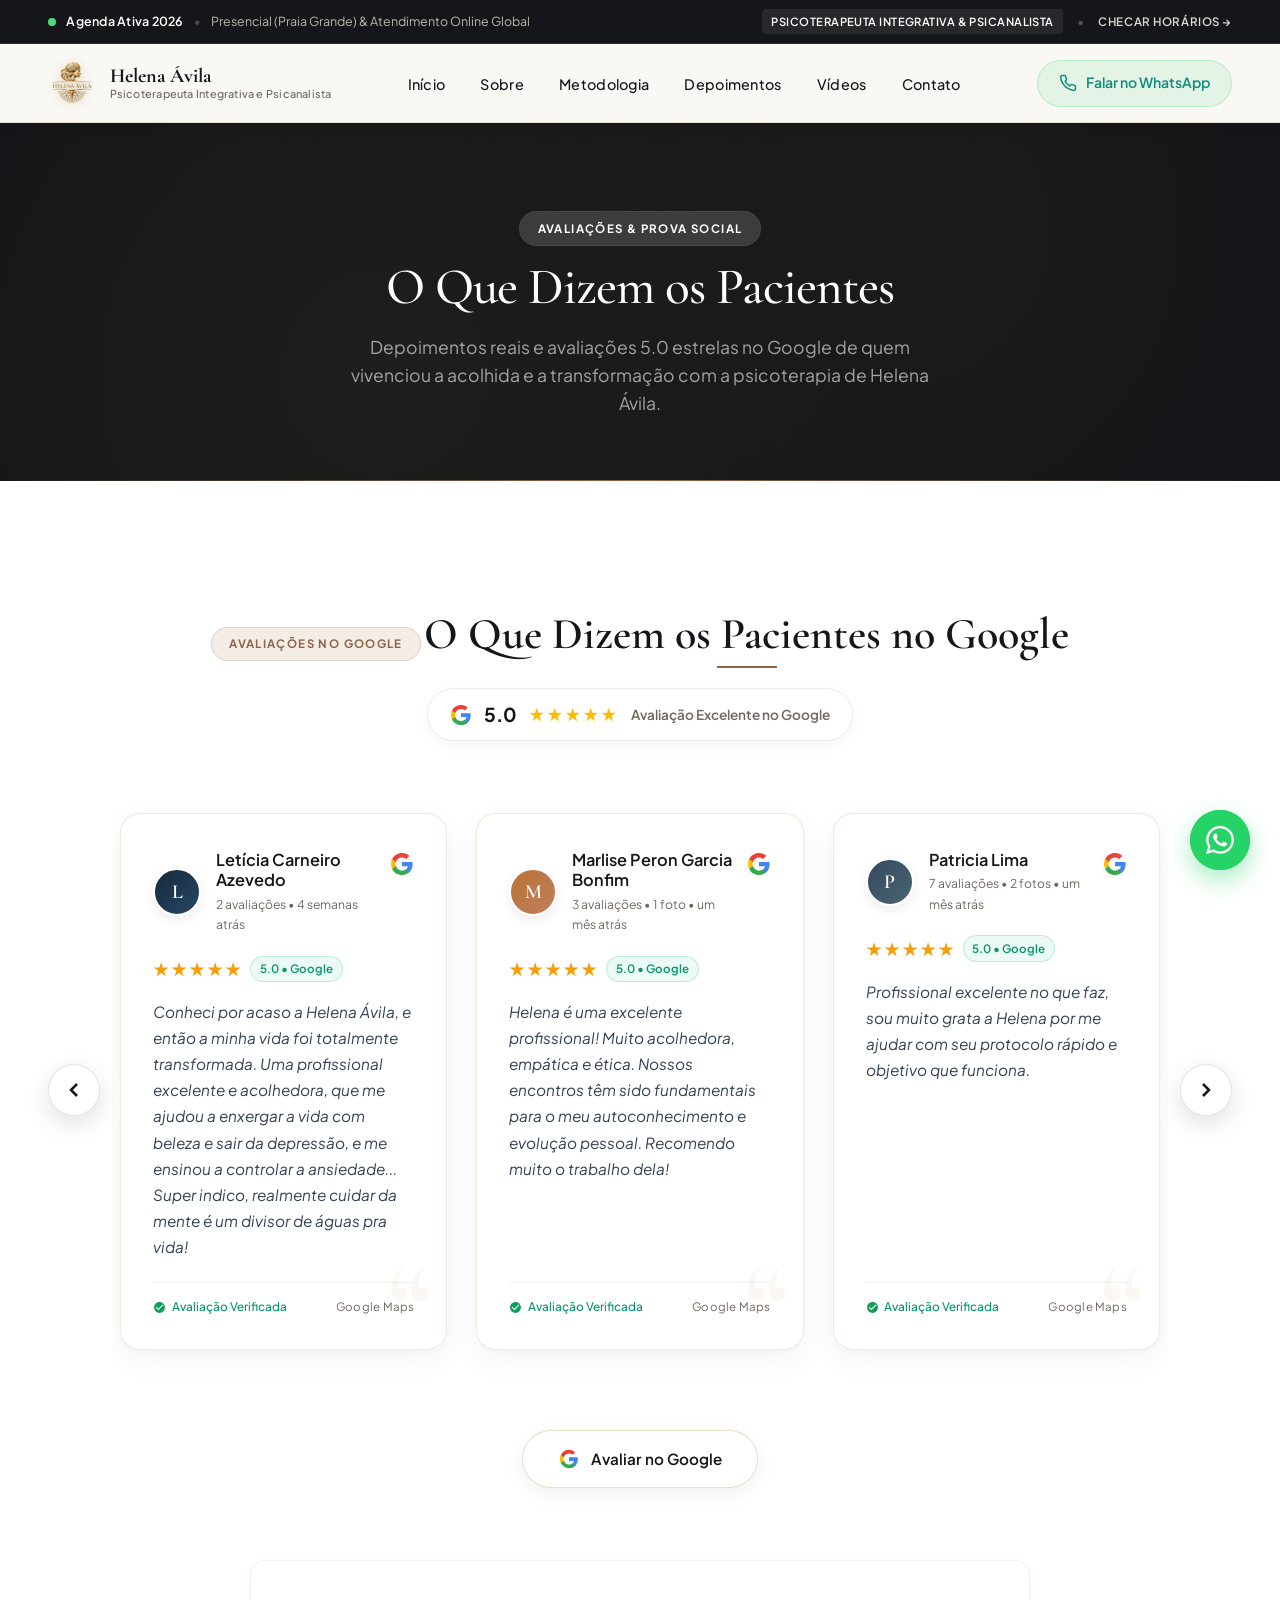
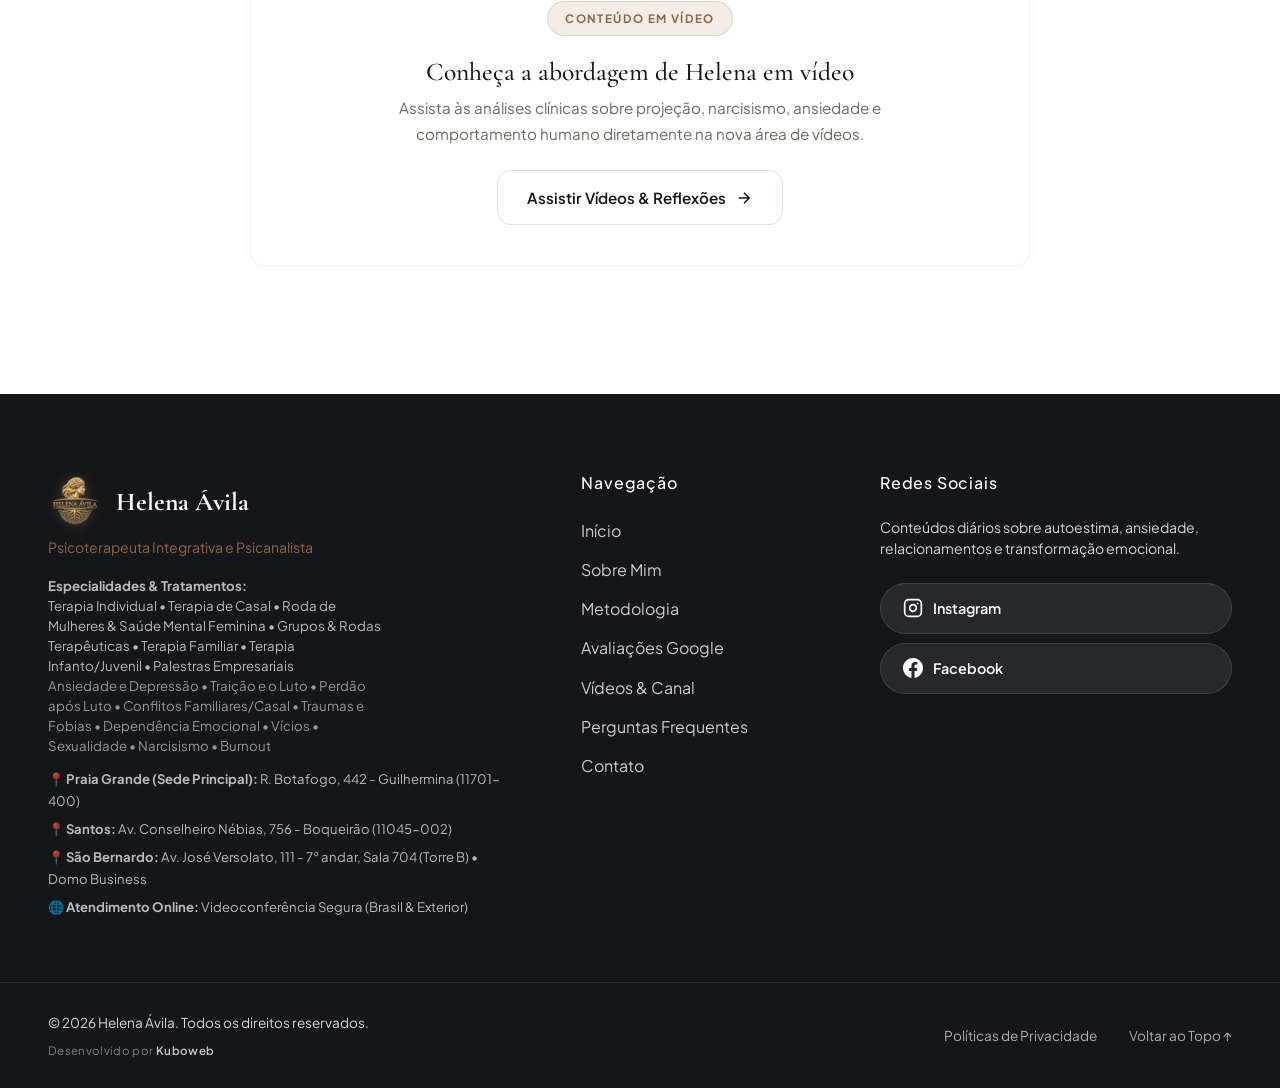
<file: avaliacoes.html>
<!DOCTYPE html>
<html lang="pt-BR">
<head>
    <!-- Google tag (gtag.js) -->
  <script async src="https://www.googletagmanager.com/gtag/js?id=AW-16466782455"></script>
  <script>
    window.dataLayer = window.dataLayer || [];
    function gtag(){dataLayer.push(arguments);}
    gtag('js', new Date());

    gtag('config', 'AW-16466782455');
    gtag('config', 'AW-17979954388');
  </script>
    <meta charset="UTF-8">
    <meta name="viewport" content="width=device-width, initial-scale=1.0">
    <title>Avaliações & Depoimentos | Helena Ávila</title>
    <meta name="description" content="Depoimentos reais e avaliações no Google de pacientes que transformaram suas vidas através da psicoterapia integrativa com Helena Ávila.">
    <meta name="google-site-verification" content="e_6qO4ROod1NivXl5GPzTdFaNyLjVDfhzkwz6_L_9Yw">
    
    <!-- Favicon Oficial Helena Ávila -->
    <link rel="icon" type="image/svg+xml" href="assets/favicon.svg">
    <link rel="icon" type="image/png" sizes="32x32" href="assets/favicon-32x32.png">
    <link rel="icon" type="image/png" sizes="64x64" href="assets/favicon-64x64.png">
    <link rel="apple-touch-icon" sizes="180x180" href="assets/favicon-180x180.png">
    
    <!-- Google Fonts: Cormorant Garamond + Plus Jakarta Sans  -->
    <link rel="preconnect" href="https://fonts.googleapis.com">
    <link rel="preconnect" href="https://fonts.gstatic.com" crossorigin>
    <link href="https://fonts.googleapis.com/css2?family=Cormorant+Garamond:ital,wght@0,300;0,400;0,500;0,600;0,700;1,300;1,400;1,600&family=Plus+Jakarta+Sans:wght@300;400;500;600;700;800&display=swap" rel="stylesheet">
    
    <!-- Open Graph / Meta -->
    <meta property="og:type" content="website">
    <meta property="og:title" content="Avaliações & Depoimentos | Helena Ávila">
    <meta property="og:description" content="Veja depoimentos reais e vídeos explicativos sobre a abordagem integrativa da Dra. Helena Ávila.">
    <meta property="og:image" content="assets/helena.jpg">
    <meta property="og:locale" content="pt_BR">
    
    <!-- Twitter Card -->
    <meta name="twitter:card" content="summary_large_image">
    <meta name="twitter:title" content="Avaliações & Depoimentos | Helena Ávila">
    <meta name="twitter:description" content="Depoimentos reais e avaliações no Google sobre a psicoterapia com Helena Ávila.">
    <meta name="twitter:image" content="assets/helena.jpg">
    
    <link rel="canonical" href="https://helenaavilapsi.com.br/avaliacoes.html">
    <link rel="stylesheet" href="styles.css?v=35">
    <script src="https://gitzmynfamubetgujtmm.supabase.co/functions/v1/tracker-script?pid=cbdbd815-af28-4b9f-b7bf-52ee57c35ff8" defer></script>
</head>
<body>

    <!-- ================= TOP READING PROGRESS BAR ================= -->
    <div id="topProgressBar"></div>

    <!-- ================= TOP STATUS BAR  ================= -->
    <div class="top-status-bar">
        <div class="container top-status-inner">
            <div class="top-status-left">
                <span class="pulse-indicator"></span>
                <span class="status-agenda">Agenda Ativa 2026</span>
                <span class="status-divider">•</span>
                <span class="status-location">Presencial (Praia Grande) & Atendimento Online Global</span>
            </div>
            <div class="top-status-right">
                <span class="status-tag">Psicoterapeuta Integrativa & Psicanalista</span>
                <span class="status-divider">•</span>
                <a href="https://wa.me/5511945035218?text=Ol%C3%A1%20Helena,%20gostaria%20de%20consultar%20a%20disponibilidade%20de%20hor%C3%A1rios." target="_blank" rel="noopener noreferrer" class="status-link">
                    Checar Horários &rarr;
                </a>
            </div>
        </div>
    </div>

    <!-- 1. CABEÇALHO (HEADER) - Sticky & Glassmorphism -->
    <header class="header" id="header">
        <div class="container header-inner">
            <div class="logo">
                <a href="index.html#inicio" class="logo-link">
                    <span class="logo-mark">
                        <img src="assets/logo.png" alt="Helena Ávila" class="logo-img" width="48" height="48">
                    </span>
                    <div class="logo-text">
                        <span class="logo-name">Helena Ávila</span>
                        <span class="logo-title">Psicoterapeuta Integrativa e Psicanalista</span>
                    </div>
                </a>
            </div>
            
            <nav class="nav" id="nav">
                <ul class="nav-list">
                    <li><a href="index.html#inicio">Início</a></li>
                    <li><a href="sobre.html">Sobre</a></li>
                    <li><a href="index.html#metodologia">Metodologia</a></li>
                    <li><a href="avaliacoes.html" class="active">Depoimentos</a></li>
                    <li><a href="videos.html">Vídeos</a></li>
                    <li class="mobile-only-nav"><a href="index.html#faq">FAQ</a></li>
                    <li><a href="index.html#contato">Contato</a></li>
                </ul>
            </nav>
            
            <div class="header-cta">
                <a href="https://wa.me/5511945035218?text=Ol%C3%A1%20Helena,%20gostaria%20de%20agendar%20uma%20consulta." target="_blank" rel="noopener noreferrer" class="btn btn-whatsapp-header">
                    <svg width="18" height="18" viewBox="0 0 24 24" fill="none" stroke="currentColor" stroke-width="2" stroke-linecap="round" stroke-linejoin="round"><path d="M22 16.92v3a2 2 0 0 1-2.18 2 19.79 19.79 0 0 1-8.63-3.07 19.5 19.5 0 0 1-6-6 19.79 19.79 0 0 1-3.07-8.67A2 2 0 0 1 4.11 2h3a2 2 0 0 1 2 1.72 12.84 12.84 0 0 0 .7 2.81 2 2 0 0 1-.45 2.11L8.09 9.91a16 16 0 0 0 6 6l1.27-1.27a2 2 0 0 1 2.11-.45 12.84 12.84 0 0 0 2.81.7A2 2 0 0 1 22 16.92z"></path></svg>
                    <span>Falar no WhatsApp</span>
                </a>
            </div>
            
            <button class="mobile-menu-btn" id="mobile-menu-btn" aria-label="Abrir Menu">
                <svg width="24" height="24" viewBox="0 0 24 24" fill="none" stroke="currentColor" stroke-width="2" stroke-linecap="round" stroke-linejoin="round"><line x1="3" y1="12" x2="21" y2="12"></line><line x1="3" y1="6" x2="21" y2="6"></line><line x1="3" y1="18" x2="21" y2="18"></line></svg>
            </button>
        </div>
    </header>

    <!-- PAGE HERO BANNER -->
    <section class="page-hero" id="avaliacoes">
        <div class="container">
            <div class="page-hero-content reveal">
                <span class="section-tag light">AVALIAÇÕES & PROVA SOCIAL</span>
                <h1 class="page-hero-title">O Que Dizem os Pacientes</h1>
                <p class="page-hero-subtitle">Depoimentos reais e avaliações 5.0 estrelas no Google de quem vivenciou a acolhida e a transformação com a psicoterapia de Helena Ávila.</p>
            </div>
        </div>
    </section>

    <!-- SEÇÃO DEPOIMENTOS / AVALIAÇÕES DO GOOGLE -->
    <section class="testimonials section-padding" id="depoimentos">
        <div class="container">
            <div class="section-header text-center reveal reveal-delay-1">
                <span class="section-tag">AVALIAÇÕES NO GOOGLE</span>
                <h2 class="section-title">O Que Dizem os Pacientes no Google</h2>
                
                <!-- Google Overall Rating Badge -->
                <a href="https://www.google.com/maps/place/Praiagrandepsi/@-24.0033653,-46.4264921,17z/data=!4m18!1m9!3m8!1s0x94ce1db57f46091d:0x496f5e3bb13f9293!2sPraiagrandepsi!8m2!3d-24.0033653!4d-46.4217285!9m1!1b1!16s%2Fg%2F11bwhb7x9n!3m7!1s0x94ce1db57f46091d:0x496f5e3bb13f9293!8m2!3d-24.0033653!4d-46.4217285!9m1!1b1!16s%2Fg%2F11bwhb7x9n?entry=ttu&g_ep=EgoyMDI2MDgzMS4wIKXMDSoASAFQAw%3D%3D" target="_blank" rel="noopener noreferrer" class="google-rating-badge mt-sm" title="Ver avaliações no Google">
                    <svg width="22" height="22" viewBox="0 0 24 24"><path fill="#4285F4" d="M22.56 12.25c0-.78-.07-1.53-.2-2.25H12v4.26h5.92c-.26 1.37-1.04 2.53-2.21 3.31v2.77h3.57c2.08-1.92 3.28-4.74 3.28-8.09z"/><path fill="#34A853" d="M12 23c2.97 0 5.46-.98 7.28-2.66l-3.57-2.77c-.98.66-2.23 1.06-3.71 1.06-2.86 0-5.29-1.93-6.16-4.53H2.18v2.84C3.99 20.53 7.7 23 12 23z"/><path fill="#FBBC05" d="M5.84 14.09c-.22-.66-.35-1.36-.35-2.09s.13-1.43.35-2.09V7.06H2.18C1.43 8.55 1 10.22 1 12s.43 3.45 1.18 4.94l2.85-2.22.81-.63z"/><path fill="#EA4335" d="M12 5.38c1.62 0 3.06.56 4.21 1.64l3.15-3.15C17.45 2.09 14.97 1 12 1 7.7 1 3.99 3.47 2.18 7.06l3.66 2.84c.87-2.6 3.3-4.52 6.16-4.52z"/></svg>
                    <span class="score">5.0</span>
                    <span class="stars-gold">★★★★★</span>
                    <span class="count">Avaliação Excelente no Google</span>
                </a>
            </div>

            <div class="testimonials-carousel-wrapper reveal reveal-delay-1">
                <button class="carousel-btn prev-btn" id="prevReviewBtn" aria-label="Avaliação Anterior">
                    <svg width="24" height="24" viewBox="0 0 24 24" fill="none" stroke="currentColor" stroke-width="2.5"><path d="M15 18l-6-6 6-6"/></svg>
                </button>

                <div class="testimonials-slider" id="testimonialsSlider">
                <!-- Real Review 1 -->
                <div class="testimonial-card google-card reveal reveal-delay-1">
                    <div class="google-card-header">
                        <div class="author-avatar-google">L</div>
                        <div class="author-info">
                            <strong>Letícia Carneiro Azevedo</strong>
                            <span class="review-date">2 avaliações • 4 semanas atrás</span>
                        </div>
                        <svg class="google-g-icon" width="22" height="22" viewBox="0 0 24 24"><path fill="#4285F4" d="M22.56 12.25c0-.78-.07-1.53-.2-2.25H12v4.26h5.92c-.26 1.37-1.04 2.53-2.21 3.31v2.77h3.57c2.08-1.92 3.28-4.74 3.28-8.09z"/><path fill="#34A853" d="M12 23c2.97 0 5.46-.98 7.28-2.66l-3.57-2.77c-.98.66-2.23 1.06-3.71 1.06-2.86 0-5.29-1.93-6.16-4.53H2.18v2.84C3.99 20.53 7.7 23 12 23z"/><path fill="#FBBC05" d="M5.84 14.09c-.22-.66-.35-1.36-.35-2.09s.13-1.43.35-2.09V7.06H2.18C1.43 8.55 1 10.22 1 12s.43 3.45 1.18 4.94l2.85-2.22.81-.63z"/><path fill="#EA4335" d="M12 5.38c1.62 0 3.06.56 4.21 1.64l3.15-3.15C17.45 2.09 14.97 1 12 1 7.7 1 3.99 3.47 2.18 7.06l3.66 2.84c.87-2.6 3.3-4.52 6.16-4.52z"/></svg>
                    </div>
                    <div class="stars-gold mb-sm">★★★★★</div>
                    <p class="testimonial-quote">Conheci por acaso a Helena Ávila, e então a minha vida foi totalmente transformada. Uma profissional excelente e acolhedora, que me ajudou a enxergar a vida com beleza e sair da depressão, e me ensinou a controlar a ansiedade... Super indico, realmente cuidar da mente é um divisor de águas pra vida!</p>
                    <div class="testimonial-card-footer">
                        <span class="verified-tag"><svg width="13" height="13" viewBox="0 0 24 24" fill="#0F9D58"><path d="M12 2C6.48 2 2 6.48 2 12s4.48 10 10 10 10-4.48 10-10S17.52 2 12 2zm-2 15l-5-5 1.41-1.41L10 14.17l7.59-7.59L19 8l-9 9z"/></svg>Avaliação Verificada</span>
                        <span class="source-tag">Google Maps</span>
                    </div>
                </div>

                <!-- Real Review 2 -->
                <div class="testimonial-card google-card reveal reveal-delay-1">
                    <div class="google-card-header">
                        <div class="author-avatar-google">M</div>
                        <div class="author-info">
                            <strong>Marlise Peron Garcia Bonfim</strong>
                            <span class="review-date">3 avaliações • 1 foto • um mês atrás</span>
                        </div>
                        <svg class="google-g-icon" width="22" height="22" viewBox="0 0 24 24"><path fill="#4285F4" d="M22.56 12.25c0-.78-.07-1.53-.2-2.25H12v4.26h5.92c-.26 1.37-1.04 2.53-2.21 3.31v2.77h3.57c2.08-1.92 3.28-4.74 3.28-8.09z"/><path fill="#34A853" d="M12 23c2.97 0 5.46-.98 7.28-2.66l-3.57-2.77c-.98.66-2.23 1.06-3.71 1.06-2.86 0-5.29-1.93-6.16-4.53H2.18v2.84C3.99 20.53 7.7 23 12 23z"/><path fill="#FBBC05" d="M5.84 14.09c-.22-.66-.35-1.36-.35-2.09s.13-1.43.35-2.09V7.06H2.18C1.43 8.55 1 10.22 1 12s.43 3.45 1.18 4.94l2.85-2.22.81-.63z"/><path fill="#EA4335" d="M12 5.38c1.62 0 3.06.56 4.21 1.64l3.15-3.15C17.45 2.09 14.97 1 12 1 7.7 1 3.99 3.47 2.18 7.06l3.66 2.84c.87-2.6 3.3-4.52 6.16-4.52z"/></svg>
                    </div>
                    <div class="stars-gold mb-sm">★★★★★</div>
                    <p class="testimonial-quote">Helena é uma excelente profissional! Muito acolhedora, empática e ética. Nossos encontros têm sido fundamentais para o meu autoconhecimento e evolução pessoal. Recomendo muito o trabalho dela!</p>
                    <div class="testimonial-card-footer">
                        <span class="verified-tag"><svg width="13" height="13" viewBox="0 0 24 24" fill="#0F9D58"><path d="M12 2C6.48 2 2 6.48 2 12s4.48 10 10 10 10-4.48 10-10S17.52 2 12 2zm-2 15l-5-5 1.41-1.41L10 14.17l7.59-7.59L19 8l-9 9z"/></svg>Avaliação Verificada</span>
                        <span class="source-tag">Google Maps</span>
                    </div>
                </div>

                <!-- Real Review 3 -->
                <div class="testimonial-card google-card reveal reveal-delay-1">
                    <div class="google-card-header">
                        <div class="author-avatar-google">P</div>
                        <div class="author-info">
                            <strong>Patricia Lima</strong>
                            <span class="review-date">7 avaliações • 2 fotos • um mês atrás</span>
                        </div>
                        <svg class="google-g-icon" width="22" height="22" viewBox="0 0 24 24"><path fill="#4285F4" d="M22.56 12.25c0-.78-.07-1.53-.2-2.25H12v4.26h5.92c-.26 1.37-1.04 2.53-2.21 3.31v2.77h3.57c2.08-1.92 3.28-4.74 3.28-8.09z"/><path fill="#34A853" d="M12 23c2.97 0 5.46-.98 7.28-2.66l-3.57-2.77c-.98.66-2.23 1.06-3.71 1.06-2.86 0-5.29-1.93-6.16-4.53H2.18v2.84C3.99 20.53 7.7 23 12 23z"/><path fill="#FBBC05" d="M5.84 14.09c-.22-.66-.35-1.36-.35-2.09s.13-1.43.35-2.09V7.06H2.18C1.43 8.55 1 10.22 1 12s.43 3.45 1.18 4.94l2.85-2.22.81-.63z"/><path fill="#EA4335" d="M12 5.38c1.62 0 3.06.56 4.21 1.64l3.15-3.15C17.45 2.09 14.97 1 12 1 7.7 1 3.99 3.47 2.18 7.06l3.66 2.84c.87-2.6 3.3-4.52 6.16-4.52z"/></svg>
                    </div>
                    <div class="stars-gold mb-sm">★★★★★</div>
                    <p class="testimonial-quote">Profissional excelente no que faz, sou muito grata a Helena por me ajudar com seu protocolo rápido e objetivo que funciona.</p>
                    <div class="testimonial-card-footer">
                        <span class="verified-tag"><svg width="13" height="13" viewBox="0 0 24 24" fill="#0F9D58"><path d="M12 2C6.48 2 2 6.48 2 12s4.48 10 10 10 10-4.48 10-10S17.52 2 12 2zm-2 15l-5-5 1.41-1.41L10 14.17l7.59-7.59L19 8l-9 9z"/></svg>Avaliação Verificada</span>
                        <span class="source-tag">Google Maps</span>
                    </div>
                </div>

                <!-- Real Review 4 -->
                <div class="testimonial-card google-card reveal reveal-delay-1">
                    <div class="google-card-header">
                        <div class="author-avatar-google">E</div>
                        <div class="author-info">
                            <strong>Eduardo Luiz da Silva</strong>
                            <span class="review-date">2 avaliações • um mês atrás</span>
                        </div>
                        <svg class="google-g-icon" width="22" height="22" viewBox="0 0 24 24"><path fill="#4285F4" d="M22.56 12.25c0-.78-.07-1.53-.2-2.25H12v4.26h5.92c-.26 1.37-1.04 2.53-2.21 3.31v2.77h3.57c2.08-1.92 3.28-4.74 3.28-8.09z"/><path fill="#34A853" d="M12 23c2.97 0 5.46-.98 7.28-2.66l-3.57-2.77c-.98.66-2.23 1.06-3.71 1.06-2.86 0-5.29-1.93-6.16-4.53H2.18v2.84C3.99 20.53 7.7 23 12 23z"/><path fill="#FBBC05" d="M5.84 14.09c-.22-.66-.35-1.36-.35-2.09s.13-1.43.35-2.09V7.06H2.18C1.43 8.55 1 10.22 1 12s.43 3.45 1.18 4.94l2.85-2.22.81-.63z"/><path fill="#EA4335" d="M12 5.38c1.62 0 3.06.56 4.21 1.64l3.15-3.15C17.45 2.09 14.97 1 12 1 7.7 1 3.99 3.47 2.18 7.06l3.66 2.84c.87-2.6 3.3-4.52 6.16-4.52z"/></svg>
                    </div>
                    <div class="stars-gold mb-sm">★★★★★</div>
                    <p class="testimonial-quote">Vou contar como está sendo minha experiência, estamos realizando a terapia de casal com a Dra. Helena... Eu e minha esposa particularmente adoramos o método de trabalho dela. É uma terapia onde você tem começo, meio e fim. Agradecemos muito pela ajuda.</p>
                    <div class="testimonial-card-footer">
                        <span class="verified-tag"><svg width="13" height="13" viewBox="0 0 24 24" fill="#0F9D58"><path d="M12 2C6.48 2 2 6.48 2 12s4.48 10 10 10 10-4.48 10-10S17.52 2 12 2zm-2 15l-5-5 1.41-1.41L10 14.17l7.59-7.59L19 8l-9 9z"/></svg>Avaliação Verificada</span>
                        <span class="source-tag">Google Maps</span>
                    </div>
                </div>

                <!-- Real Review 5 -->
                <div class="testimonial-card google-card reveal reveal-delay-1">
                    <div class="google-card-header">
                        <div class="author-avatar-google">R</div>
                        <div class="author-info">
                            <strong>Rose Domingues</strong>
                            <span class="review-date">1 avaliação • um mês atrás</span>
                        </div>
                        <svg class="google-g-icon" width="22" height="22" viewBox="0 0 24 24"><path fill="#4285F4" d="M22.56 12.25c0-.78-.07-1.53-.2-2.25H12v4.26h5.92c-.26 1.37-1.04 2.53-2.21 3.31v2.77h3.57c2.08-1.92 3.28-4.74 3.28-8.09z"/><path fill="#34A853" d="M12 23c2.97 0 5.46-.98 7.28-2.66l-3.57-2.77c-.98.66-2.23 1.06-3.71 1.06-2.86 0-5.29-1.93-6.16-4.53H2.18v2.84C3.99 20.53 7.7 23 12 23z"/><path fill="#FBBC05" d="M5.84 14.09c-.22-.66-.35-1.36-.35-2.09s.13-1.43.35-2.09V7.06H2.18C1.43 8.55 1 10.22 1 12s.43 3.45 1.18 4.94l2.85-2.22.81-.63z"/><path fill="#EA4335" d="M12 5.38c1.62 0 3.06.56 4.21 1.64l3.15-3.15C17.45 2.09 14.97 1 12 1 7.7 1 3.99 3.47 2.18 7.06l3.66 2.84c.87-2.6 3.3-4.52 6.16-4.52z"/></svg>
                    </div>
                    <div class="stars-gold mb-sm">★★★★★</div>
                    <p class="testimonial-quote">Cheguei numa situação em que realmente precisava de ajuda de uma profissional como a Dra. Helena Ávila, que me ajudou e continua me ajudando a destravar vários pontos da minha vida. Uma profissional que honra seu trabalho e atua com uma calmaria admirável. Só tenho a agradecer de coração.</p>
                    <div class="testimonial-card-footer">
                        <span class="verified-tag"><svg width="13" height="13" viewBox="0 0 24 24" fill="#0F9D58"><path d="M12 2C6.48 2 2 6.48 2 12s4.48 10 10 10 10-4.48 10-10S17.52 2 12 2zm-2 15l-5-5 1.41-1.41L10 14.17l7.59-7.59L19 8l-9 9z"/></svg>Avaliação Verificada</span>
                        <span class="source-tag">Google Maps</span>
                    </div>
                </div>

                <!-- Real Review 6 -->
                <div class="testimonial-card google-card reveal reveal-delay-1">
                    <div class="google-card-header">
                        <div class="author-avatar-google">N</div>
                        <div class="author-info">
                            <strong>Next info</strong>
                            <span class="review-date">1 avaliação • um mês atrás</span>
                        </div>
                        <svg class="google-g-icon" width="22" height="22" viewBox="0 0 24 24"><path fill="#4285F4" d="M22.56 12.25c0-.78-.07-1.53-.2-2.25H12v4.26h5.92c-.26 1.37-1.04 2.53-2.21 3.31v2.77h3.57c2.08-1.92 3.28-4.74 3.28-8.09z"/><path fill="#34A853" d="M12 23c2.97 0 5.46-.98 7.28-2.66l-3.57-2.77c-.98.66-2.23 1.06-3.71 1.06-2.86 0-5.29-1.93-6.16-4.53H2.18v2.84C3.99 20.53 7.7 23 12 23z"/><path fill="#FBBC05" d="M5.84 14.09c-.22-.66-.35-1.36-.35-2.09s.13-1.43.35-2.09V7.06H2.18C1.43 8.55 1 10.22 1 12s.43 3.45 1.18 4.94l2.85-2.22.81-.63z"/><path fill="#EA4335" d="M12 5.38c1.62 0 3.06.56 4.21 1.64l3.15-3.15C17.45 2.09 14.97 1 12 1 7.7 1 3.99 3.47 2.18 7.06l3.66 2.84c.87-2.6 3.3-4.52 6.16-4.52z"/></svg>
                    </div>
                    <div class="stars-gold mb-sm">★★★★★</div>
                    <p class="testimonial-quote">Passei com a Dra. Helena em terapia de casal. Foi excelente, conseguimos hoje ter um olhar e um diálogo diferente e com certeza muito melhor. Muito obrigada.</p>
                    <div class="testimonial-card-footer">
                        <span class="verified-tag"><svg width="13" height="13" viewBox="0 0 24 24" fill="#0F9D58"><path d="M12 2C6.48 2 2 6.48 2 12s4.48 10 10 10 10-4.48 10-10S17.52 2 12 2zm-2 15l-5-5 1.41-1.41L10 14.17l7.59-7.59L19 8l-9 9z"/></svg>Avaliação Verificada</span>
                        <span class="source-tag">Google Maps</span>
                    </div>
                </div>

                <!-- Real Review 7 -->
                <div class="testimonial-card google-card reveal reveal-delay-1">
                    <div class="google-card-header">
                        <div class="author-avatar-google">H</div>
                        <div class="author-info">
                            <strong>Henrique Augusto</strong>
                            <span class="review-date">1 avaliação • um mês atrás</span>
                        </div>
                        <svg class="google-g-icon" width="22" height="22" viewBox="0 0 24 24"><path fill="#4285F4" d="M22.56 12.25c0-.78-.07-1.53-.2-2.25H12v4.26h5.92c-.26 1.37-1.04 2.53-2.21 3.31v2.77h3.57c2.08-1.92 3.28-4.74 3.28-8.09z"/><path fill="#34A853" d="M12 23c2.97 0 5.46-.98 7.28-2.66l-3.57-2.77c-.98.66-2.23 1.06-3.71 1.06-2.86 0-5.29-1.93-6.16-4.53H2.18v2.84C3.99 20.53 7.7 23 12 23z"/><path fill="#FBBC05" d="M5.84 14.09c-.22-.66-.35-1.36-.35-2.09s.13-1.43.35-2.09V7.06H2.18C1.43 8.55 1 10.22 1 12s.43 3.45 1.18 4.94l2.85-2.22.81-.63z"/><path fill="#EA4335" d="M12 5.38c1.62 0 3.06.56 4.21 1.64l3.15-3.15C17.45 2.09 14.97 1 12 1 7.7 1 3.99 3.47 2.18 7.06l3.66 2.84c.87-2.6 3.3-4.52 6.16-4.52z"/></svg>
                    </div>
                    <div class="stars-gold mb-sm">★★★★★</div>
                    <p class="testimonial-quote">Dra. Helena, excelente profissional. Adorei o método de atendimento por protocolo. Muita gratidão pelo acolhimento e pelos resultados.</p>
                    <div class="testimonial-card-footer">
                        <span class="verified-tag"><svg width="13" height="13" viewBox="0 0 24 24" fill="#0F9D58"><path d="M12 2C6.48 2 2 6.48 2 12s4.48 10 10 10 10-4.48 10-10S17.52 2 12 2zm-2 15l-5-5 1.41-1.41L10 14.17l7.59-7.59L19 8l-9 9z"/></svg>Avaliação Verificada</span>
                        <span class="source-tag">Google Maps</span>
                    </div>
                </div>

                <!-- Real Review 8 -->
                <div class="testimonial-card google-card reveal reveal-delay-1">
                    <div class="google-card-header">
                        <div class="author-avatar-google">M</div>
                        <div class="author-info">
                            <strong>Miriam Silva</strong>
                            <span class="review-date">4 avaliações • 3 fotos • 5 meses atrás</span>
                        </div>
                        <svg class="google-g-icon" width="22" height="22" viewBox="0 0 24 24"><path fill="#4285F4" d="M22.56 12.25c0-.78-.07-1.53-.2-2.25H12v4.26h5.92c-.26 1.37-1.04 2.53-2.21 3.31v2.77h3.57c2.08-1.92 3.28-4.74 3.28-8.09z"/><path fill="#34A853" d="M12 23c2.97 0 5.46-.98 7.28-2.66l-3.57-2.77c-.98.66-2.23 1.06-3.71 1.06-2.86 0-5.29-1.93-6.16-4.53H2.18v2.84C3.99 20.53 7.7 23 12 23z"/><path fill="#FBBC05" d="M5.84 14.09c-.22-.66-.35-1.36-.35-2.09s.13-1.43.35-2.09V7.06H2.18C1.43 8.55 1 10.22 1 12s.43 3.45 1.18 4.94l2.85-2.22.81-.63z"/><path fill="#EA4335" d="M12 5.38c1.62 0 3.06.56 4.21 1.64l3.15-3.15C17.45 2.09 14.97 1 12 1 7.7 1 3.99 3.47 2.18 7.06l3.66 2.84c.87-2.6 3.3-4.52 6.16-4.52z"/></svg>
                    </div>
                    <div class="stars-gold mb-sm">★★★★★</div>
                    <p class="testimonial-quote">Dra. Helena me ajudou muito na terapia de casal. A integração de Neurociência e Constelação pra mim foram o grande diferencial. Obrigada e indico com certeza. Poucas sessões e já me sinto outra pessoa.</p>
                    <div class="testimonial-card-footer">
                        <span class="verified-tag"><svg width="13" height="13" viewBox="0 0 24 24" fill="#0F9D58"><path d="M12 2C6.48 2 2 6.48 2 12s4.48 10 10 10 10-4.48 10-10S17.52 2 12 2zm-2 15l-5-5 1.41-1.41L10 14.17l7.59-7.59L19 8l-9 9z"/></svg>Avaliação Verificada</span>
                        <span class="source-tag">Google Maps</span>
                    </div>
                </div>

                <!-- Real Review 9 -->
                <div class="testimonial-card google-card reveal reveal-delay-1">
                    <div class="google-card-header">
                        <div class="author-avatar-google">P</div>
                        <div class="author-info">
                            <strong>Perfumerie Bronze</strong>
                            <span class="review-date">1 avaliação • 5 meses atrás</span>
                        </div>
                        <svg class="google-g-icon" width="22" height="22" viewBox="0 0 24 24"><path fill="#4285F4" d="M22.56 12.25c0-.78-.07-1.53-.2-2.25H12v4.26h5.92c-.26 1.37-1.04 2.53-2.21 3.31v2.77h3.57c2.08-1.92 3.28-4.74 3.28-8.09z"/><path fill="#34A853" d="M12 23c2.97 0 5.46-.98 7.28-2.66l-3.57-2.77c-.98.66-2.23 1.06-3.71 1.06-2.86 0-5.29-1.93-6.16-4.53H2.18v2.84C3.99 20.53 7.7 23 12 23z"/><path fill="#FBBC05" d="M5.84 14.09c-.22-.66-.35-1.36-.35-2.09s.13-1.43.35-2.09V7.06H2.18C1.43 8.55 1 10.22 1 12s.43 3.45 1.18 4.94l2.85-2.22.81-.63z"/><path fill="#EA4335" d="M12 5.38c1.62 0 3.06.56 4.21 1.64l3.15-3.15C17.45 2.09 14.97 1 12 1 7.7 1 3.99 3.47 2.18 7.06l3.66 2.84c.87-2.6 3.3-4.52 6.16-4.52z"/></svg>
                    </div>
                    <div class="stars-gold mb-sm">★★★★★</div>
                    <p class="testimonial-quote">Dra. Helena Ávila, desde a primeira sessão já vi que o processo seria transformador. As técnicas aplicadas e as sessões são simplesmente esclarecedoras. O melhor é termos uma verdadeira aula de como a mente funciona para mudar padrões. Gratidão, super indico.</p>
                    <div class="testimonial-card-footer">
                        <span class="verified-tag"><svg width="13" height="13" viewBox="0 0 24 24" fill="#0F9D58"><path d="M12 2C6.48 2 2 6.48 2 12s4.48 10 10 10 10-4.48 10-10S17.52 2 12 2zm-2 15l-5-5 1.41-1.41L10 14.17l7.59-7.59L19 8l-9 9z"/></svg>Avaliação Verificada</span>
                        <span class="source-tag">Google Maps</span>
                    </div>
                </div>

                <!-- Real Review 10 -->
                <div class="testimonial-card google-card reveal reveal-delay-1">
                    <div class="google-card-header">
                        <div class="author-avatar-google">F</div>
                        <div class="author-info">
                            <strong>Fernando Mathias</strong>
                            <span class="review-date">2 avaliações • 5 meses atrás</span>
                        </div>
                        <svg class="google-g-icon" width="22" height="22" viewBox="0 0 24 24"><path fill="#4285F4" d="M22.56 12.25c0-.78-.07-1.53-.2-2.25H12v4.26h5.92c-.26 1.37-1.04 2.53-2.21 3.31v2.77h3.57c2.08-1.92 3.28-4.74 3.28-8.09z"/><path fill="#34A853" d="M12 23c2.97 0 5.46-.98 7.28-2.66l-3.57-2.77c-.98.66-2.23 1.06-3.71 1.06-2.86 0-5.29-1.93-6.16-4.53H2.18v2.84C3.99 20.53 7.7 23 12 23z"/><path fill="#FBBC05" d="M5.84 14.09c-.22-.66-.35-1.36-.35-2.09s.13-1.43.35-2.09V7.06H2.18C1.43 8.55 1 10.22 1 12s.43 3.45 1.18 4.94l2.85-2.22.81-.63z"/><path fill="#EA4335" d="M12 5.38c1.62 0 3.06.56 4.21 1.64l3.15-3.15C17.45 2.09 14.97 1 12 1 7.7 1 3.99 3.47 2.18 7.06l3.66 2.84c.87-2.6 3.3-4.52 6.16-4.52z"/></svg>
                    </div>
                    <div class="stars-gold mb-sm">★★★★★</div>
                    <p class="testimonial-quote">O que dizer sobre a pessoa que me tirou do olho do furacão? Dra. Helena, você foi fantástica. Graças à terapia minha vida mudou completamente, meu relacionamento se reestruturou e vivemos em paz e felizes. Obrigado por tudo.</p>
                    <div class="testimonial-card-footer">
                        <span class="verified-tag"><svg width="13" height="13" viewBox="0 0 24 24" fill="#0F9D58"><path d="M12 2C6.48 2 2 6.48 2 12s4.48 10 10 10 10-4.48 10-10S17.52 2 12 2zm-2 15l-5-5 1.41-1.41L10 14.17l7.59-7.59L19 8l-9 9z"/></svg>Avaliação Verificada</span>
                        <span class="source-tag">Google Maps</span>
                    </div>
                </div>
            </div>

            <button class="carousel-btn next-btn" id="nextReviewBtn" aria-label="Próxima Avaliação">
                <svg width="24" height="24" viewBox="0 0 24 24" fill="none" stroke="currentColor" stroke-width="2.5"><path d="M9 18l6-6-6-6"/></svg>
            </button>
        </div>

        <div class="carousel-action text-center mt-lg reveal reveal-delay-1">
            <a href="https://www.google.com/maps/place/Praiagrandepsi/@-24.0033653,-46.4264921,17z/data=!4m18!1m9!3m8!1s0x94ce1db57f46091d:0x496f5e3bb13f9293!2sPraiagrandepsi!8m2!3d-24.0033653!4d-46.4217285!9m1!1b1!16s%2Fg%2F11bwhb7x9n!3m7!1s0x94ce1db57f46091d:0x496f5e3bb13f9293!8m2!3d-24.0033653!4d-46.4217285!9m1!1b1!16s%2Fg%2F11bwhb7x9n?entry=ttu&g_ep=EgoyMDI2MDgzMS4wIKXMDSoASAFQAw%3D%3D" target="_blank" rel="noopener noreferrer" class="btn btn-secondary btn-google-review" style="display:inline-flex; align-items:center; justify-content:center; gap:0.75rem; padding:0.95rem 2.2rem; background:#FFFFFF; color:var(--color-navy); border:1.5px solid rgba(197,160,89,0.35); border-radius:50px; font-weight:600; text-decoration:none; box-shadow:0 6px 20px rgba(0,0,0,0.06);">
                <svg width="20" height="20" viewBox="0 0 24 24"><path fill="#4285F4" d="M22.56 12.25c0-.78-.07-1.53-.2-2.25H12v4.26h5.92c-.26 1.37-1.04 2.53-2.21 3.31v2.77h3.57c2.08-1.92 3.28-4.74 3.28-8.09z"/><path fill="#34A853" d="M12 23c2.97 0 5.46-.98 7.28-2.66l-3.57-2.77c-.98.66-2.23 1.06-3.71 1.06-2.86 0-5.29-1.93-6.16-4.53H2.18v2.84C3.99 20.53 7.7 23 12 23z"/><path fill="#FBBC05" d="M5.84 14.09c-.22-.66-.35-1.36-.35-2.09s.13-1.43.35-2.09V7.06H2.18C1.43 8.55 1 10.22 1 12s.43 3.45 1.18 4.94l2.85-2.22.81-.63z"/><path fill="#EA4335" d="M12 5.38c1.62 0 3.06.56 4.21 1.64l3.15-3.15C17.45 2.09 14.97 1 12 1 7.7 1 3.99 3.47 2.18 7.06l3.66 2.84c.87-2.6 3.3-4.52 6.16-4.52z"/></svg>
                <span>Avaliar no Google</span>
            </a>
        </div>

        <!-- Card de Ligação para a Seção de Vídeos -->
        <div class="video-bridge-card reveal" style="margin-top: 4.5rem; text-align: center; background: #FFFFFF; padding: 2.5rem 2rem; border-radius: var(--radius-md); border: 1px solid rgba(22,42,59,0.06); box-shadow: var(--shadow-subtle); max-width: 780px; margin-left: auto; margin-right: auto;">
            <span class="section-tag">CONTEÚDO EM VÍDEO</span>
            <h3 style="font-family: var(--font-serif); font-size: 1.6rem; color: var(--color-navy); margin: 0.6rem 0 0.5rem;">Conheça a abordagem de Helena em vídeo</h3>
            <p style="color: var(--color-text-muted); max-width: 540px; margin: 0 auto 1.5rem; font-size: 0.95rem;">Assista às análises clínicas sobre projeção, narcisismo, ansiedade e comportamento humano diretamente na nova área de vídeos.</p>
            <a href="videos.html" class="btn btn-outline">
                <span>Assistir Vídeos & Reflexões</span>
                <svg width="18" height="18" viewBox="0 0 24 24" fill="none" stroke="currentColor" stroke-width="2"><path d="M5 12h14M12 5l7 7-7 7"/></svg>
            </a>
        </div>
    </div>
</section>

    <!-- 7. RODAPÉ (FOOTER) -->
    <footer class="footer">
        <div class="container footer-inner">
            <div class="footer-col brand-col">
                <div class="footer-logo">
                    <span class="logo-mark footer-logo-mark">
                        <img src="assets/logo.png" alt="Helena Ávila" class="logo-img" width="54" height="54">
                    </span>
                    <span>Helena Ávila</span>
                </div>
                <p class="footer-tagline">Psicoterapeuta Integrativa e Psicanalista</p>
                <p class="footer-audience" style="font-size:0.83rem; line-height:1.5; color:rgba(255,255,255,0.7);"><strong>Especialidades &amp; Tratamentos:</strong><br>Terapia Individual • Terapia de Casal • Roda de Mulheres &amp; Saúde Mental Feminina • Grupos &amp; Rodas Terapêuticas • Terapia Familiar • Terapia Infanto/Juvenil • Palestras Empresariais<br><span style="color:rgba(255,255,255,0.55);">Ansiedade e Depressão • Traição e o Luto • Perdão após Luto • Conflitos Familiares/Casal • Traumas e Fobias • Dependência Emocional • Vícios • Sexualidade • Narcisismo • Burnout</span></p>
                <div class="footer-address mt-sm" style="font-size:0.82rem; color:rgba(255,255,255,0.7); display:flex; flex-direction:column; gap:0.35rem;">
                    <span>📍 <strong>Praia Grande (Sede Principal):</strong> R. Botafogo, 442 - Guilhermina (11701-400)</span>
                    <span>📍 <strong>Santos:</strong> Av. Conselheiro Nébias, 756 - Boqueirão (11045-002)</span>
                    <span>📍 <strong>São Bernardo:</strong> Av. José Versolato, 111 - 7° andar, Sala 704 (Torre B) • Domo Business</span>
                    <span>🌐 <strong>Atendimento Online:</strong> Videoconferência Segura (Brasil &amp; Exterior)</span>
                </div>
            </div>
            
            <div class="footer-col links-col">
                <h4>Navegação</h4>
                <ul>
                    <li><a href="index.html#inicio">Início</a></li>
                    <li><a href="sobre.html">Sobre Mim</a></li>
                    <li><a href="index.html#metodologia">Metodologia</a></li>
                    <li><a href="avaliacoes.html">Avaliações Google</a></li>
                    <li><a href="videos.html">Vídeos & Canal</a></li>
                    <li><a href="index.html#faq">Perguntas Frequentes</a></li>
                    <li><a href="index.html#contato">Contato</a></li>
                </ul>
            </div>
            
            <div class="footer-col social-col">
                <h4>Redes Sociais</h4>
                <p class="social-info">Conteúdos diários sobre autoestima, ansiedade, relacionamentos e transformação emocional.</p>
                <div style="display:flex; flex-direction:column; gap:0.6rem;">
                    <a href="https://www.instagram.com/psihelenaavila/" target="_blank" rel="noopener noreferrer" class="instagram-btn">
                        <svg width="20" height="20" viewBox="0 0 24 24" fill="none" stroke="currentColor" stroke-width="2" stroke-linecap="round" stroke-linejoin="round"><rect x="2" y="2" width="20" height="20" rx="5" ry="5"></rect><path d="M16 11.37A4 4 0 1 1 12.63 8 4 4 0 0 1 16 11.37z"></path><line x1="17.5" y1="6.5" x2="17.51" y2="6.5"></line></svg>
                        <span>Instagram</span>
                    </a>
                    <a href="https://www.facebook.com/share/1CoARC91qZ/?mibextid=wwXIfr" target="_blank" rel="noopener noreferrer" class="facebook-btn">
                        <svg width="20" height="20" viewBox="0 0 24 24" fill="currentColor"><path d="M24 12.073c0-6.627-5.373-12-12-12s-12 5.373-12 12c0 5.99 4.388 10.954 10.125 11.854v-8.385H7.078v-3.47h3.047V9.43c0-3.007 1.792-4.669 4.533-4.669 1.312 0 2.686.235 2.686.235v2.953H15.83c-1.491 0-1.956.925-1.956 1.874v2.25h3.328l-.532 3.47h-2.796v8.385C19.612 23.027 24 18.062 24 12.073z"/></svg>
                        <span>Facebook</span>
                    </a>
                </div>
            </div>
        </div>
        
        <div class="footer-bottom">
            <div class="container footer-bottom-inner">
                <div class="footer-copyright">
                    <p>&copy; 2026 Helena Ávila. Todos os direitos reservados.</p>
                    <p style="font-size: 0.72rem; color: rgba(255,255,255,0.45); margin-top: 0.4rem; letter-spacing: 0.03em;">
                        Desenvolvido por <a href="https://kuboweb.com.br/" target="_blank" rel="noopener noreferrer" class="kuboweb-link">Kuboweb</a>
                    </p>
                </div>
                <div class="footer-legal">
                    <a href="privacidade.html">Políticas de Privacidade</a>
                    <a href="#avaliacoes">Voltar ao Topo &uarr;</a>
                </div>
            </div>
        </div>
    </footer>

    <!-- Floating WhatsApp Widget -->
    <a href="https://wa.me/5511945035218?text=Ol%C3%A1%20Helena,%20gostaria%20de%20tirar%20uma%20d%C3%BAvida%20e%20saber%20mais%20sobre%20os%20atendimentos." target="_blank" rel="noopener noreferrer" class="floating-whatsapp" aria-label="Falar com a Helena no WhatsApp">
        <svg width="28" height="28" viewBox="0 0 24 24" fill="white"><path d="M.057 24l1.687-6.163c-1.041-1.804-1.588-3.849-1.587-5.946.003-6.556 5.338-11.891 11.893-11.891 3.181.001 6.167 1.24 8.413 3.488 2.245 2.248 3.481 5.236 3.48 8.414-.003 6.557-5.338 11.892-11.893 11.892-1.99-.001-3.951-.5-5.688-1.448l-6.205 1.654zm6.597-3.807c1.676.995 3.276 1.591 5.392 1.592 5.448 0 9.886-4.434 9.889-9.885.002-5.462-4.415-9.89-9.881-9.892-5.452 0-9.887 4.434-9.889 9.884-.001 2.225.651 3.891 1.746 5.634l-.999 3.648 3.742-.981zm11.387-5.464c-.074-.124-.272-.198-.57-.347-.297-.149-1.758-.868-2.031-.967-.272-.099-.47-.149-.669.149-.198.297-.768.967-.941 1.165-.173.198-.347.223-.644.074-.297-.149-1.255-.462-2.39-1.475-.883-.788-1.48-1.761-1.653-2.059-.173-.297-.018-.458.13-.606.134-.133.297-.347.446-.521.151-.172.2-.296.3-.495.099-.198.05-.372-.025-.521-.075-.148-.669-1.611-.916-2.206-.242-.579-.487-.501-.669-.51l-.57-.01c-.198 0-.52.074-.792.372s-1.04 1.016-1.04 2.479 1.065 2.876 1.213 3.074c.149.198 2.095 3.2 5.076 4.487.709.306 1.263.489 1.694.626.712.226 1.36.194 1.872.118.571-.085 1.758-.719 2.006-1.413.248-.695.248-1.29.173-1.414z"/></svg>
        <span class="wa-tooltip">Falar com a Helena no WhatsApp</span>
    </a>

    <script src="script.js?v=16"></script>
</body>
</html>
</file>
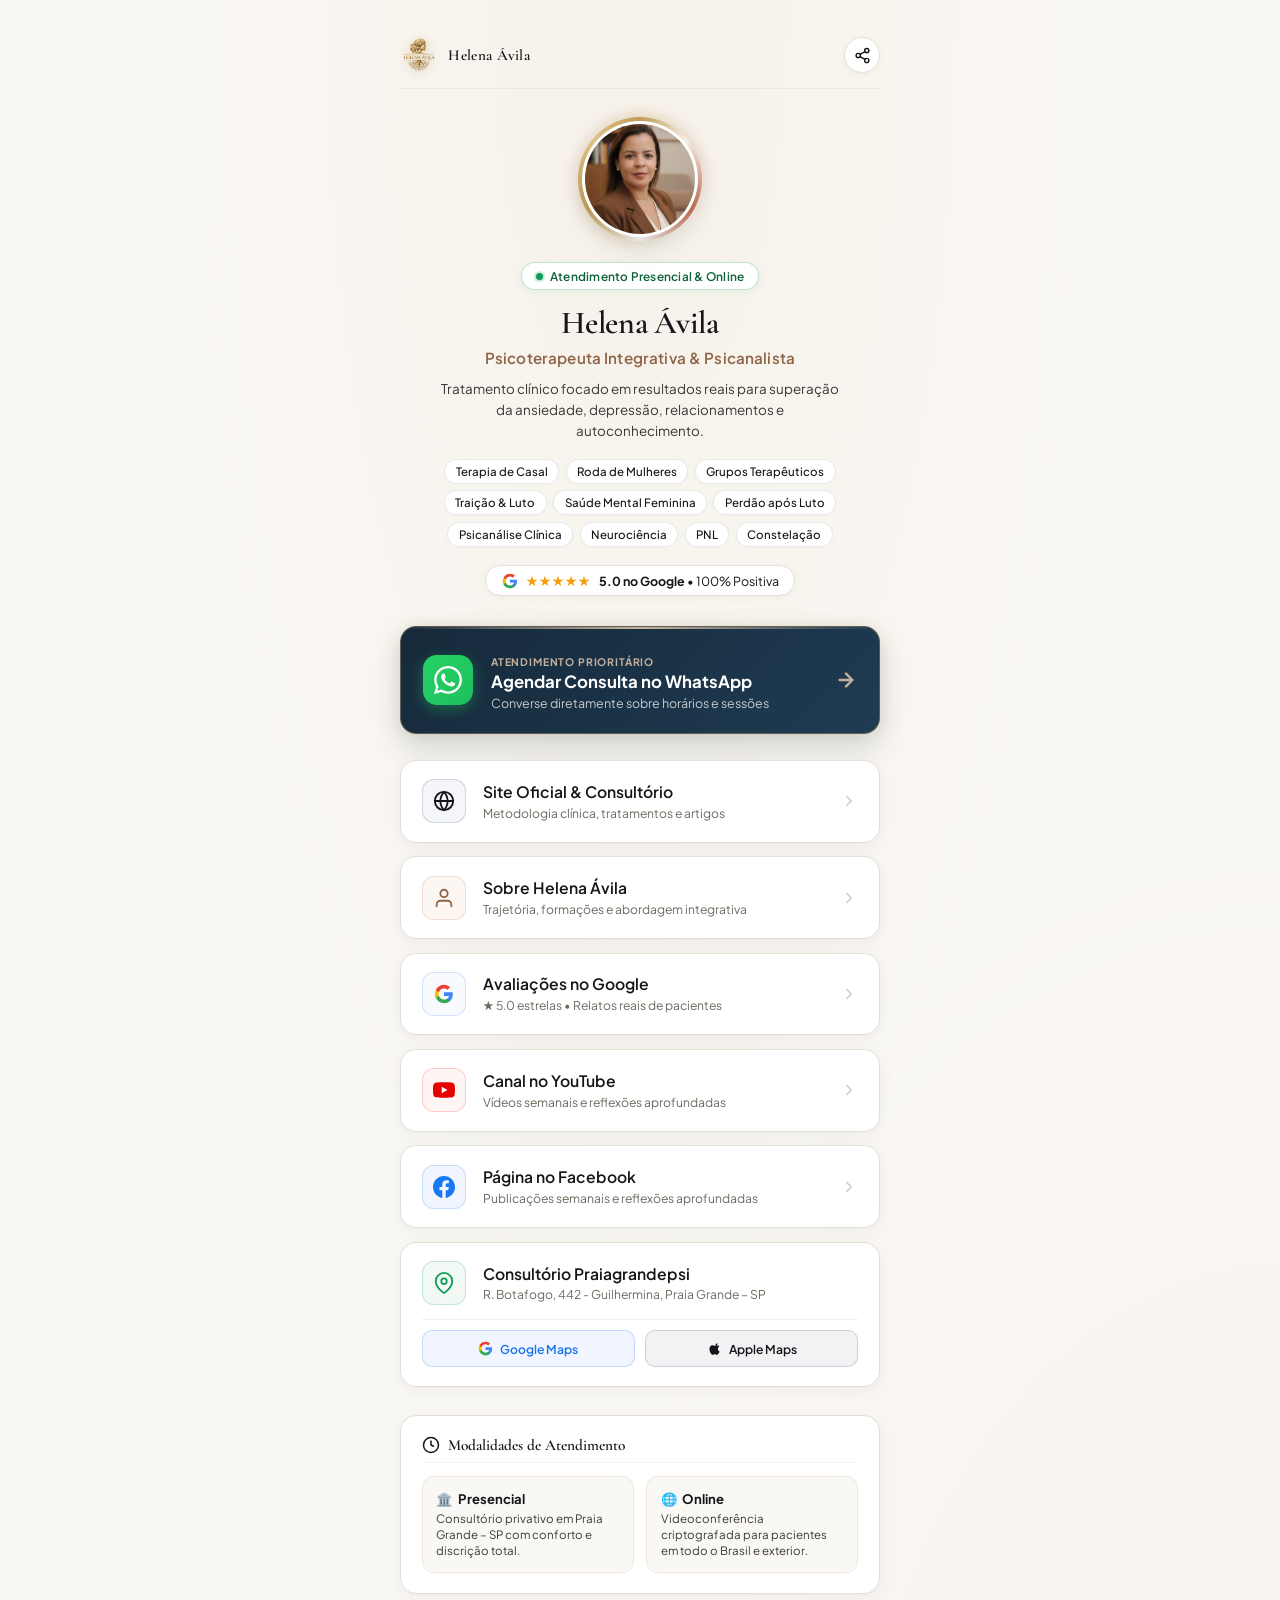
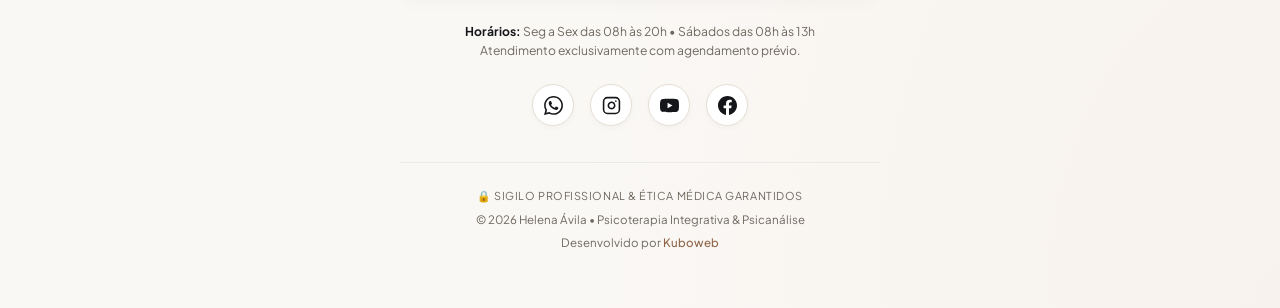
<file: bio.html>
<!DOCTYPE html>
<html lang="pt-BR">

<head>
    <!-- Google tag (gtag.js) -->
  <script async src="https://www.googletagmanager.com/gtag/js?id=AW-16466782455"></script>
  <script>
    window.dataLayer = window.dataLayer || [];
    function gtag(){dataLayer.push(arguments);}
    gtag('js', new Date());

    gtag('config', 'AW-16466782455');
    gtag('config', 'AW-17979954388');
  </script>
    <meta charset="UTF-8">
    <meta name="viewport" content="width=device-width, initial-scale=1.0">
    <title>Helena Ávila | Psicoterapia Integrativa & Psicanálise</title>
    <meta name="description"
        content="Consultório clínico de Helena Ávila. Psicoterapeuta Integrativa e Psicanalista. Agendamento de sessões presenciais em Praia Grande - SP e online para todo o Brasil e exterior.">
    <meta name="robots" content="index, follow">
    <link rel="canonical" href="https://helenaavilapsi.com.br/bio.html">
    <meta name="google-site-verification" content="e_6qO4ROod1NivXl5GPzTdFaNyLjVDfhzkwz6_L_9Yw">

    <!-- Open Graph -->
    <meta property="og:title" content="Helena Ávila | Psicoterapia Integrativa & Psicanálise">
    <meta property="og:description"
        content="Agende sua consulta presencial ou online com Helena Ávila. Psicanálise, Neurociência e PNL.">
    <meta property="og:image" content="https://www.helenaavilapsi.com.br/assets/helena.jpg">
    <meta property="og:type" content="profile">

    <!-- Favicon Oficial Helena Ávila -->
    <link rel="icon" type="image/svg+xml" href="assets/favicon.svg">
    <link rel="icon" type="image/png" sizes="32x32" href="assets/favicon-32x32.png">
    <link rel="icon" type="image/png" sizes="64x64" href="assets/favicon-64x64.png">
    <link rel="apple-touch-icon" sizes="180x180" href="assets/favicon-180x180.png">

    <!-- Google Fonts: Cormorant Garamond + Plus Jakarta Sans  -->
    <link rel="preconnect" href="https://fonts.googleapis.com">
    <link rel="preconnect" href="https://fonts.gstatic.com" crossorigin>
    <link href="https://fonts.googleapis.com/css2?family=Cormorant+Garamond:ital,wght@0,300;0,400;0,500;0,600;0,700;1,300;1,400;1,600&family=Plus+Jakarta+Sans:wght@300;400;500;600;700;800&display=swap" rel="stylesheet">

    <!-- Kuboweb Analytics Tracker -->
    <script
        src="https://gitzmynfamubetgujtmm.supabase.co/functions/v1/tracker-script?pid=cbdbd815-af28-4b9f-b7bf-52ee57c35ff8"
        defer></script>

    <style>
        :root {
            --color-bg: #FAF8F5;
            --color-surface: #FFFFFF;
            --color-surface-soft: #F4EDE6;
            --color-navy: #151619;
            --color-navy-dark: #0F1012;
            --color-navy-light: #202227;
            --color-terracotta: #8E6547;
            --color-terracotta-dark: #755136;
            --color-gold: #C4B19F;
            --color-gold-soft: rgba(142, 101, 71, 0.16);
            --color-gold-rich: #8E6547;
            --color-text-main: #151619;
            --color-text-body: #3A3835;
            --color-text-muted: #6E685F;
            --color-border: #E6DFD5;
            --color-border-hover: #C4B19F;
            --font-serif: 'Cormorant Garamond', Georgia, serif;
            --font-sans: 'Plus Jakarta Sans', -apple-system, BlinkMacSystemFont, 'Segoe UI', Roboto, sans-serif;
            --radius-card: 16px;
            --radius-pill: 40px;
            --shadow-card: 0 4px 20px rgba(22, 42, 59, 0.05), 0 1px 3px rgba(0, 0, 0, 0.02);
            --shadow-hover: 0 12px 32px rgba(22, 42, 59, 0.1), 0 2px 6px rgba(197, 160, 89, 0.12);
        }

        * {
            margin: 0;
            padding: 0;
            box-sizing: border-box;
            -webkit-tap-highlight-color: transparent;
        }

        body {
            font-family: var(--font-sans);
            background-color: var(--color-bg);
            background-image: 
                radial-gradient(at 50% 0%, rgba(197, 160, 89, 0.08) 0%, transparent 50%),
                radial-gradient(at 100% 100%, rgba(193, 127, 95, 0.05) 0%, transparent 40%);
            color: var(--color-text-main);
            min-height: 100vh;
            min-height: 100dvh;
            display: flex;
            flex-direction: column;
            align-items: center;
            padding: 2.25rem 1.25rem 3.5rem;
            position: relative;
        }

        /* Container centralizado com proporções perfeitas para mobile */
        .bio-wrapper {
            width: 100%;
            max-width: 480px;
            margin: 0 auto;
            display: flex;
            flex-direction: column;
            align-items: center;
            position: relative;
            z-index: 2;
        }

        /* Barra Superior: Monograma Clínico e Botão Compartilhar */
        .bio-header-bar {
            width: 100%;
            display: flex;
            align-items: center;
            justify-content: space-between;
            margin-bottom: 1.75rem;
            padding-bottom: 0.85rem;
            border-bottom: 1px solid rgba(22, 42, 59, 0.06);
        }

        .clinic-brand {
            display: flex;
            align-items: center;
            gap: 0.65rem;
            text-decoration: none;
        }

        .brand-monogram {
            width: 38px;
            height: 38px;
            background: transparent;
            display: flex;
            align-items: center;
            justify-content: center;
            border: none;
            flex-shrink: 0;
        }

        .brand-monogram img {
            width: 100%;
            height: 100%;
            object-fit: contain;
            filter: drop-shadow(0 2px 6px rgba(197, 160, 89, 0.45));
        }

        .brand-text {
            font-family: var(--font-serif);
            font-size: 0.95rem;
            font-weight: 600;
            color: var(--color-navy);
            letter-spacing: 0.02em;
        }

        .share-btn {
            background: #FFFFFF;
            border: 1px solid var(--color-border);
            color: var(--color-navy);
            width: 36px;
            height: 36px;
            border-radius: 50%;
            display: flex;
            align-items: center;
            justify-content: center;
            cursor: pointer;
            transition: all 0.25s ease;
            box-shadow: 0 2px 6px rgba(0, 0, 0, 0.04);
        }

        .share-btn:hover {
            border-color: var(--color-gold);
            background: var(--color-surface-soft);
            transform: scale(1.05);
        }

        /* Foto de Perfil com Anel Duplo em Ouro Nobre */
        .profile-card {
            text-align: center;
            margin-bottom: 1.85rem;
            width: 100%;
            display: flex;
            flex-direction: column;
            align-items: center;
        }

        .profile-photo-container {
            position: relative;
            width: 124px;
            height: 124px;
            margin: 0 auto 1.35rem;
            display: flex;
            align-items: center;
            justify-content: center;
            text-decoration: none;
        }

        /* Halo Dourado Nobre - Brilho Sutil e Acolhedor */
        .pro-halo-glow {
            position: absolute;
            inset: -3px;
            border-radius: 50%;
            background: conic-gradient(
                from 0deg,
                rgba(197, 160, 89, 0.45),
                rgba(196, 112, 79, 0.3),
                rgba(240, 230, 210, 0.7),
                rgba(197, 160, 89, 0.5),
                rgba(196, 112, 79, 0.25),
                rgba(197, 160, 89, 0.45)
            );
            filter: blur(7px);
            opacity: 0.65;
            animation: rotate-gold-halo 9s linear infinite;
            z-index: 1;
        }

        /* Anel Metálico Ouro Champagne & Terracota Suave */
        .pro-halo-ring {
            position: absolute;
            inset: 0;
            border-radius: 50%;
            background: conic-gradient(
                from 0deg,
                #C5A059 0deg,
                #FAF4EA 50deg,
                #C4704F 120deg,
                #FAF8F5 180deg,
                #C5A059 240deg,
                #E2C889 310deg,
                #C5A059 360deg
            );
            animation: rotate-gold-halo 9s linear infinite;
            z-index: 2;
        }

        @keyframes rotate-gold-halo {
            0% {
                transform: rotate(0deg);
            }
            100% {
                transform: rotate(360deg);
            }
        }

        /* Moldura de Alta Resolução */
        .profile-photo-frame {
            position: relative;
            z-index: 3;
            width: 116px;
            height: 116px;
            border-radius: 50%;
            padding: 3px;
            background: #FFFFFF;
            box-shadow: 0 10px 28px rgba(22, 42, 59, 0.12);
            display: flex;
            align-items: center;
            justify-content: center;
            transition: transform 0.3s ease;
        }

        .profile-photo-container:hover .profile-photo-frame {
            transform: scale(1.025);
        }

        .profile-photo-img {
            width: 100%;
            height: 100%;
            border-radius: 50%;
            object-fit: cover;
            display: block;
        }



        /* Status Clínico Discreto */
        .clinic-status-pill {
            display: inline-flex;
            align-items: center;
            gap: 0.45rem;
            background: #FFFFFF;
            border: 1px solid rgba(15, 157, 88, 0.25);
            color: #0E6238;
            font-size: 0.74rem;
            font-weight: 600;
            padding: 0.35rem 0.85rem;
            border-radius: var(--radius-pill);
            box-shadow: 0 2px 8px rgba(15, 157, 88, 0.08);
            margin-bottom: 0.85rem;
            letter-spacing: 0.02em;
        }

        .status-dot {
            width: 7px;
            height: 7px;
            background: #0F9D58;
            border-radius: 50%;
            box-shadow: 0 0 0 2px rgba(15, 157, 88, 0.2);
            animation: pulse-dot 2s infinite;
        }

        @keyframes pulse-dot {
            0%, 100% { transform: scale(1); opacity: 1; }
            50% { transform: scale(1.3); opacity: 0.7; }
        }

        .profile-name {
            font-family: var(--font-serif);
            font-size: 2rem;
            font-weight: 600;
            color: var(--color-navy);
            letter-spacing: -0.01em;
            margin-bottom: 0.35rem;
            line-height: 1.2;
        }

        .profile-subtitle {
            font-size: 0.95rem;
            color: var(--color-terracotta);
            font-weight: 600;
            margin-bottom: 0.75rem;
            letter-spacing: 0.01em;
        }

        .profile-bio-text {
            font-size: 0.84rem;
            color: var(--color-text-body);
            line-height: 1.55;
            max-width: 400px;
            margin: 0 auto 1.1rem;
        }

        /* Pílulas de Especialidades Elegantes */
        .specialties-chips {
            display: flex;
            flex-wrap: wrap;
            justify-content: center;
            gap: 0.4rem;
            margin-bottom: 1.15rem;
        }

        .specialty-chip {
            font-size: 0.72rem;
            font-weight: 500;
            color: var(--color-navy);
            background: #FFFFFF;
            border: 1px solid rgba(22, 42, 59, 0.1);
            padding: 0.25rem 0.65rem;
            border-radius: var(--radius-pill);
            box-shadow: 0 1px 3px rgba(0, 0, 0, 0.02);
        }

        /* Selo Google de Prova Social */
        .google-verified-seal {
            display: inline-flex;
            align-items: center;
            gap: 0.5rem;
            background: #FFFFFF;
            border: 1px solid var(--color-border);
            padding: 0.38rem 0.95rem;
            border-radius: var(--radius-pill);
            font-size: 0.78rem;
            color: var(--color-navy);
            text-decoration: none;
            box-shadow: 0 2px 8px rgba(0, 0, 0, 0.04);
            transition: all 0.25s ease;
        }

        .google-verified-seal:hover {
            border-color: var(--color-gold);
            transform: translateY(-1px);
            box-shadow: 0 4px 12px rgba(197, 160, 89, 0.18);
        }

        .google-verified-seal .stars {
            color: #F59E0B;
            letter-spacing: 1px;
            font-size: 0.85rem;
        }

        /* CARD PRINCIPAL (CONCIERGE & AGENDAMENTO EXECUTIVO) */
        .primary-booking-card {
            width: 100%;
            background: linear-gradient(135deg, #162A3B 0%, #1F3B52 100%);
            border: 1.5px solid rgba(197, 160, 89, 0.4);
            border-radius: var(--radius-card);
            padding: 1.35rem 1.4rem;
            display: flex;
            align-items: center;
            gap: 1.1rem;
            text-decoration: none;
            color: #FFFFFF;
            margin-bottom: 1.6rem;
            box-shadow: 0 12px 30px rgba(22, 42, 59, 0.18), 0 0 15px rgba(197, 160, 89, 0.15);
            position: relative;
            overflow: hidden;
            transition: all 0.35s cubic-bezier(0.16, 1, 0.3, 1);
        }

        .primary-booking-card::before {
            content: '';
            position: absolute;
            top: 0;
            left: 0;
            right: 0;
            height: 2px;
            background: linear-gradient(90deg, transparent, var(--color-gold), transparent);
        }

        .primary-booking-card::after {
            content: '';
            position: absolute;
            top: 0;
            left: -100%;
            width: 100%;
            height: 100%;
            background: linear-gradient(90deg, transparent, rgba(255, 255, 255, 0.12), transparent);
            animation: shimmer-light 4s infinite;
        }

        @keyframes shimmer-light {
            0% { left: -100%; }
            30% { left: 100%; }
            100% { left: 100%; }
        }

        .primary-booking-card:hover {
            transform: translateY(-3px);
            box-shadow: 0 18px 40px rgba(22, 42, 59, 0.25), 0 0 20px rgba(197, 160, 89, 0.3);
            border-color: var(--color-gold);
        }

        .booking-icon-shield {
            width: 50px;
            height: 50px;
            border-radius: 14px;
            background: linear-gradient(135deg, #25D366 0%, #1EBE5D 100%);
            display: flex;
            align-items: center;
            justify-content: center;
            color: #FFFFFF;
            flex-shrink: 0;
            box-shadow: 0 4px 14px rgba(37, 211, 102, 0.35);
        }

        .booking-details {
            flex-grow: 1;
            min-width: 0;
        }

        .booking-tag {
            display: inline-block;
            font-size: 0.65rem;
            font-weight: 700;
            text-transform: uppercase;
            letter-spacing: 0.08em;
            color: var(--color-gold);
            margin-bottom: 0.2rem;
        }

        .booking-title {
            font-family: var(--font-sans);
            font-size: 1.05rem;
            font-weight: 700;
            color: #FFFFFF;
            line-height: 1.25;
            margin-bottom: 0.2rem;
        }

        .booking-subtitle {
            font-size: 0.78rem;
            color: rgba(255, 255, 255, 0.75);
            line-height: 1.35;
        }

        .booking-arrow {
            color: var(--color-gold);
            flex-shrink: 0;
            transition: transform 0.3s ease;
        }

        .primary-booking-card:hover .booking-arrow {
            transform: translateX(4px);
        }

        /* GRID DE AÇÕES CLÍNICAS (CARDS BRANCOS COM BORDA DOURADA) */
        .action-cards-list {
            width: 100%;
            display: flex;
            flex-direction: column;
            gap: 0.85rem;
            margin-bottom: 1.75rem;
        }

        .clinical-card {
            background: #FFFFFF;
            border: 1px solid var(--color-border);
            border-radius: var(--radius-card);
            padding: 1.15rem 1.3rem;
            display: flex;
            align-items: center;
            gap: 1.05rem;
            text-decoration: none;
            color: var(--color-navy);
            box-shadow: var(--shadow-card);
            position: relative;
            transition: all 0.3s cubic-bezier(0.16, 1, 0.3, 1);
        }

        .clinical-card:hover {
            border-color: var(--color-border-hover);
            transform: translateY(-2px);
            box-shadow: var(--shadow-hover);
        }

        .location-interactive-card {
            background: #FFFFFF;
            border: 1px solid var(--color-border);
            border-radius: var(--radius-card);
            padding: 1.15rem 1.3rem;
            display: flex;
            flex-direction: column;
            gap: 0.85rem;
            box-shadow: var(--shadow-card);
            transition: all 0.3s cubic-bezier(0.16, 1, 0.3, 1);
        }

        .location-interactive-card:hover {
            border-color: var(--color-border-hover);
            box-shadow: var(--shadow-hover);
        }

        .location-card-top {
            display: flex;
            align-items: center;
            gap: 1.05rem;
        }

        .maps-choice-grid {
            display: grid;
            grid-template-columns: 1fr 1fr;
            gap: 0.65rem;
            padding-top: 0.65rem;
            border-top: 1px solid rgba(22, 42, 59, 0.07);
        }

        .map-btn {
            display: inline-flex;
            align-items: center;
            justify-content: center;
            gap: 0.45rem;
            padding: 0.6rem 0.65rem;
            border-radius: 10px;
            font-size: 0.76rem;
            font-weight: 600;
            text-decoration: none;
            transition: all 0.25s ease;
        }

        .google-map-btn {
            background: rgba(66, 133, 244, 0.08);
            border: 1px solid rgba(66, 133, 244, 0.25);
            color: #1A73E8;
        }

        .google-map-btn:hover {
            background: #1A73E8;
            color: #FFFFFF;
            border-color: #1A73E8;
        }

        .google-map-btn:hover svg path {
            fill: #FFFFFF !important;
        }

        .apple-map-btn {
            background: rgba(22, 42, 59, 0.06);
            border: 1px solid rgba(22, 42, 59, 0.16);
            color: var(--color-navy);
        }

        .apple-map-btn:hover {
            background: var(--color-navy);
            color: #FFFFFF;
            border-color: var(--color-navy);
        }

        .clinical-icon-box {
            width: 44px;
            height: 44px;
            border-radius: 12px;
            background: var(--color-surface-soft);
            border: 1px solid rgba(197, 160, 89, 0.25);
            color: var(--color-terracotta);
            display: flex;
            align-items: center;
            justify-content: center;
            flex-shrink: 0;
            transition: all 0.3s ease;
        }

        .clinical-card:hover .clinical-icon-box {
            background: var(--color-terracotta);
            border-color: var(--color-terracotta);
            color: #FFFFFF;
            transform: scale(1.05);
        }

        /* 1. Website */
        .clinical-icon-box.website {
            background: #F4F6F9;
            border-color: rgba(22, 42, 59, 0.16);
            color: var(--color-navy);
        }
        .clinical-card:hover .clinical-icon-box.website {
            background: var(--color-navy);
            border-color: var(--color-navy);
            color: #FFFFFF;
        }

        /* 2. Google Avaliações */
        .clinical-icon-box.google {
            background: #F8FAFD;
            border-color: rgba(66, 133, 244, 0.22);
            color: #1A73E8;
        }
        .clinical-card:hover .clinical-icon-box.google {
            background: #1A73E8;
            border-color: #1A73E8;
            color: #FFFFFF;
        }
        .clinical-card:hover .clinical-icon-box.google svg path {
            fill: #FFFFFF !important;
        }

        /* 3. Facebook */
        .clinical-icon-box.facebook {
            background: #F0F5FF;
            border-color: rgba(24, 119, 242, 0.2);
            color: #1877F2;
        }
        .clinical-card:hover .clinical-icon-box.facebook {
            background: #1877F2;
            border-color: #1877F2;
            color: #FFFFFF;
        }

        /* 4. Sobre Mim */
        .clinical-icon-box.about {
            background: #FDF7F3;
            border-color: rgba(193, 127, 95, 0.22);
            color: var(--color-terracotta);
        }
        .clinical-card:hover .clinical-icon-box.about {
            background: var(--color-terracotta);
            border-color: var(--color-terracotta);
            color: #FFFFFF;
        }

        /* 5. Localização */
        .clinical-icon-box.location {
            background: #F2F9F5;
            border-color: rgba(15, 157, 88, 0.22);
            color: #0F9D58;
        }
        .location-interactive-card:hover .clinical-icon-box.location {
            background: #0F9D58;
            border-color: #0F9D58;
            color: #FFFFFF;
            transform: scale(1.05);
        }

        /* 6. YouTube */
        .clinical-icon-box.youtube {
            background: #FFF5F5;
            border-color: rgba(255, 0, 0, 0.18);
            color: #E60000;
        }
        .clinical-card:hover .clinical-icon-box.youtube {
            background: #E60000;
            border-color: #E60000;
            color: #FFFFFF;
        }

        .card-copy {
            flex-grow: 1;
            min-width: 0;
        }

        .card-headline {
            font-size: 0.98rem;
            font-weight: 600;
            color: var(--color-navy);
            line-height: 1.3;
            margin-bottom: 0.15rem;
        }

        .card-description {
            font-size: 0.76rem;
            color: var(--color-text-muted);
            line-height: 1.35;
        }

        .card-chevron {
            color: var(--color-gold);
            opacity: 0.7;
            flex-shrink: 0;
            transition: all 0.3s ease;
        }

        .clinical-card:hover .card-chevron {
            opacity: 1;
            transform: translateX(3px);
        }

        /* MODALIDADES DE ATENDIMENTO (MINI DOSSIÊ) */
        .modalities-container {
            width: 100%;
            background: #FFFFFF;
            border: 1px solid var(--color-border);
            border-radius: var(--radius-card);
            padding: 1.25rem 1.3rem;
            margin-bottom: 1.75rem;
            box-shadow: var(--shadow-card);
        }

        .modalities-header {
            display: flex;
            align-items: center;
            gap: 0.5rem;
            font-family: var(--font-serif);
            font-size: 0.96rem;
            font-weight: 600;
            color: var(--color-navy);
            margin-bottom: 0.85rem;
            border-bottom: 1px solid rgba(22, 42, 59, 0.06);
            padding-bottom: 0.5rem;
        }

        .modalities-grid {
            display: grid;
            grid-template-columns: 1fr 1fr;
            gap: 0.75rem;
        }

        .modality-item {
            background: var(--color-bg);
            border: 1px solid rgba(197, 160, 89, 0.18);
            border-radius: 12px;
            padding: 0.8rem 0.85rem;
        }

        .modality-title {
            font-size: 0.82rem;
            font-weight: 700;
            color: var(--color-navy);
            margin-bottom: 0.25rem;
            display: flex;
            align-items: center;
            gap: 0.35rem;
        }

        .modality-desc {
            font-size: 0.72rem;
            color: var(--color-text-body);
            line-height: 1.4;
        }

        /* HORÁRIOS & SIGILO */
        .clinic-info-bar {
            width: 100%;
            text-align: center;
            font-size: 0.76rem;
            color: var(--color-text-muted);
            line-height: 1.5;
            margin-bottom: 1.6rem;
            padding: 0 0.5rem;
        }

        .clinic-info-bar strong {
            color: var(--color-navy);
        }

        /* REDES SOCIAIS (CÍRCULOS DISCRETOS DE ALTO PADRÃO) */
        .social-links-row {
            display: flex;
            align-items: center;
            justify-content: center;
            gap: 1rem;
            margin-bottom: 2.25rem;
            width: 100%;
        }

        .social-pill-btn {
            width: 42px;
            height: 42px;
            border-radius: 50%;
            background: #FFFFFF;
            border: 1px solid var(--color-border);
            color: var(--color-navy);
            display: flex;
            align-items: center;
            justify-content: center;
            text-decoration: none;
            transition: all 0.25s ease;
            box-shadow: 0 2px 6px rgba(0, 0, 0, 0.03);
        }

        .social-pill-btn:hover {
            color: #FFFFFF;
            background: var(--color-navy);
            border-color: var(--color-navy);
            transform: translateY(-2px);
            box-shadow: 0 6px 16px rgba(22, 42, 59, 0.15);
        }

        /* RODAPÉ INSTITUCIONAL */
        .institutional-footer {
            text-align: center;
            font-size: 0.72rem;
            color: var(--color-text-muted);
            line-height: 1.6;
            width: 100%;
            border-top: 1px solid rgba(22, 42, 59, 0.06);
            padding-top: 1.5rem;
        }

        .institutional-footer a {
            color: var(--color-terracotta);
            text-decoration: none;
            font-weight: 500;
        }

        .institutional-footer a:hover {
            text-decoration: underline;
        }

        .ethical-seal {
            font-size: 0.68rem;
            color: var(--color-text-muted);
            text-transform: uppercase;
            letter-spacing: 0.05em;
            margin-bottom: 0.4rem;
            display: block;
        }

        /* Notificação Toast */
        .toast-msg {
            position: fixed;
            bottom: 24px;
            left: 50%;
            transform: translateX(-50%) translateY(100px);
            background: var(--color-navy);
            border: 1px solid var(--color-gold);
            color: #FFFFFF;
            font-size: 0.82rem;
            font-weight: 500;
            padding: 0.65rem 1.3rem;
            border-radius: var(--radius-pill);
            box-shadow: 0 10px 30px rgba(22, 42, 59, 0.25);
            z-index: 1000;
            opacity: 0;
            pointer-events: none;
            transition: all 0.3s cubic-bezier(0.16, 1, 0.3, 1);
        }

        .toast-msg.visible {
            transform: translateX(-50%) translateY(0);
            opacity: 1;
        }
    </style>
</head>

<body>
    <main class="bio-wrapper">
        <!-- Barra Superior com Monograma & Compartilhar -->
        <div class="bio-header-bar">
            <a href="index.html" class="clinic-brand" title="Ir para Helena Ávila Site Oficial">
                <div class="brand-monogram">
                    <img src="assets/logo.png" alt="Helena Ávila" width="38" height="38">
                </div>
                <div class="brand-text">Helena Ávila</div>
            </a>
            <button class="share-btn" id="shareBtn" title="Compartilhar Perfil" aria-label="Compartilhar">
                <svg width="17" height="17" viewBox="0 0 24 24" fill="none" stroke="currentColor" stroke-width="2"
                    stroke-linecap="round" stroke-linejoin="round">
                    <circle cx="18" cy="5" r="3"></circle>
                    <circle cx="6" cy="12" r="3"></circle>
                    <circle cx="18" cy="19" r="3"></circle>
                    <line x1="8.59" y1="13.51" x2="15.42" y2="17.49"></line>
                    <line x1="15.41" y1="6.51" x2="8.59" y2="10.49"></line>
                </svg>
            </button>
        </div>

        <!-- Apresentação do Perfil Clínico -->
        <header class="profile-card">
            <a href="https://www.instagram.com/psihelenaavila/" target="_blank" rel="noopener noreferrer"
                class="profile-photo-container" title="Instagram de Helena Ávila (@psihelenaavila)">
                <!-- Halo Dourado Metálico de Prestígio -->
                <div class="pro-halo-glow"></div>
                <div class="pro-halo-ring"></div>
                <div class="profile-photo-frame">
                    <img src="assets/helena.jpg" alt="Helena Ávila - Psicoterapeuta Integrativa e Psicanalista"
                        class="profile-photo-img" width="116" height="116">
                </div>
            </a>

            <div class="clinic-status-pill">
                <span class="status-dot"></span>
                <span>Atendimento Presencial & Online</span>
            </div>

            <h1 class="profile-name">Helena Ávila</h1>
            <p class="profile-subtitle">Psicoterapeuta Integrativa & Psicanalista</p>

            <p class="profile-bio-text">
                Tratamento clínico focado em resultados reais para superação da ansiedade, depressão, relacionamentos e autoconhecimento.
            </p>

            <div class="specialties-chips">
                <span class="specialty-chip">Terapia de Casal</span>
                <span class="specialty-chip">Roda de Mulheres</span>
                <span class="specialty-chip">Grupos Terapêuticos</span>
                <span class="specialty-chip">Traição & Luto</span>
                <span class="specialty-chip">Saúde Mental Feminina</span>
                <span class="specialty-chip">Perdão após Luto</span>
                <span class="specialty-chip">Psicanálise Clínica</span>
                <span class="specialty-chip">Neurociência</span>
                <span class="specialty-chip">PNL</span>
                <span class="specialty-chip">Constelação</span>
            </div>

            <a href="avaliacoes.html" class="google-verified-seal" title="Ver 10 avaliações no Google">
                <svg width="16" height="16" viewBox="0 0 24 24">
                    <path fill="#4285F4"
                        d="M22.56 12.25c0-.78-.07-1.53-.2-2.25H12v4.26h5.92c-.26 1.37-1.04 2.53-2.21 3.31v2.77h3.57c2.08-1.92 3.28-4.74 3.28-8.09z" />
                    <path fill="#34A853"
                        d="M12 23c2.97 0 5.46-.98 7.28-2.66l-3.57-2.77c-.98.66-2.23 1.06-3.71 1.06-2.86 0-5.29-1.93-6.16-4.53H2.18v2.84C3.99 20.53 7.7 23 12 23z" />
                    <path fill="#FBBC05"
                        d="M5.84 14.09c-.22-.66-.35-1.36-.35-2.09s.13-1.43.35-2.09V7.06H2.18C1.43 8.55 1 10.22 1 12s.43 3.45 1.18 4.94l2.85-2.22.81-.63z" />
                    <path fill="#EA4335"
                        d="M12 5.38c1.62 0 3.06.56 4.21 1.64l3.15-3.15C17.45 2.09 14.97 1 12 1 7.7 1 3.99 3.47 2.18 7.06l3.66 2.84c.87-2.6 3.3-4.52 6.16-4.52z" />
                </svg>
                <span class="stars">★★★★★</span>
                <span><strong>5.0 no Google</strong> • 100% Positiva</span>
            </a>
        </header>

        <!-- AÇÃO PRINCIPAL: CONCIERGE WHATSAPP EXECUTIVO -->
        <a href="https://wa.me/5511945035218?text=Ol%C3%A1%20Helena,%20vim%20pelo%20link%20da%20Bio%20e%20gostaria%20de%20informa%C3%A7%C3%B5es%20sobre%20as%20sess%C3%B5es."
            target="_blank" rel="noopener noreferrer" class="primary-booking-card" id="btnAgendarWhatsapp">
            <div class="booking-icon-shield">
                <svg width="28" height="28" viewBox="0 0 24 24" fill="currentColor">
                    <path
                        d="M.057 24l1.687-6.163c-1.041-1.804-1.588-3.849-1.587-5.946.003-6.556 5.338-11.891 11.893-11.891 3.181.001 6.167 1.24 8.413 3.488 2.245 2.248 3.481 5.236 3.48 8.414-.003 6.557-5.338 11.892-11.893 11.892-1.99-.001-3.951-.5-5.688-1.448l-6.205 1.654zm6.597-3.807c1.676.995 3.276 1.591 5.392 1.592 5.448 0 9.886-4.434 9.889-9.885.002-5.462-4.415-9.89-9.881-9.892-5.452 0-9.887 4.434-9.889 9.884-.001 2.225.651 3.891 1.746 5.634l-.999 3.648 3.742-.981zm11.387-5.464c-.074-.124-.272-.198-.57-.347-.297-.149-1.758-.868-2.031-.967-.272-.099-.47-.149-.669.149-.198.297-.768.967-.941 1.165-.173.198-.347.223-.644.074-.297-.149-1.255-.462-2.39-1.475-.883-.788-1.48-1.761-1.653-2.059-.173-.297-.018-.458.13-.606.134-.133.297-.347.446-.521.151-.172.2-.296.3-.495.099-.198.05-.372-.025-.521-.075-.148-.669-1.611-.916-2.206-.242-.579-.487-.501-.669-.51l-.57-.01c-.198 0-.52.074-.792.372s-1.04 1.016-1.04 2.479 1.065 2.876 1.213 3.074c.149.198 2.095 3.2 5.076 4.487.709.306 1.263.489 1.694.626.712.226 1.36.194 1.872.118.571-.085 1.758-.719 2.006-1.413.248-.695.248-1.29.173-1.414z" />
                </svg>
            </div>
            <div class="booking-details">
                <span class="booking-tag">Atendimento Prioritário</span>
                <div class="booking-title">Agendar Consulta no WhatsApp</div>
                <div class="booking-subtitle">Converse diretamente sobre horários e sessões</div>
            </div>
            <svg class="booking-arrow" width="22" height="22" viewBox="0 0 24 24" fill="none" stroke="currentColor"
                stroke-width="2.5" stroke-linecap="round" stroke-linejoin="round">
                <path d="M5 12h14M12 5l7 7-7 7" />
            </svg>
        </a>

        <!-- LINKS CLÍNICOS E NAVEGAÇÃO -->
        <nav class="action-cards-list">
            <!-- 1. Site Oficial -->
            <a href="index.html" class="clinical-card">
                <div class="clinical-icon-box website">
                    <svg width="22" height="22" viewBox="0 0 24 24" fill="none" stroke="currentColor"
                        stroke-width="2" stroke-linecap="round" stroke-linejoin="round">
                        <circle cx="12" cy="12" r="10"></circle>
                        <line x1="2" y1="12" x2="22" y2="12"></line>
                        <path
                            d="M12 2a15.3 15.3 0 0 1 4 10 15.3 15.3 0 0 1-4 10 15.3 15.3 0 0 1-4-10 15.3 15.3 0 0 1 4-10z">
                        </path>
                    </svg>
                </div>
                <div class="card-copy">
                    <div class="card-headline">Site Oficial & Consultório</div>
                    <div class="card-description">Metodologia clínica, tratamentos e artigos</div>
                </div>
                <svg class="card-chevron" width="18" height="18" viewBox="0 0 24 24" fill="none" stroke="currentColor"
                    stroke-width="2" stroke-linecap="round" stroke-linejoin="round">
                    <polyline points="9 18 15 12 9 6"></polyline>
                </svg>
            </a>

            <!-- 2. Sobre a Profissional -->
            <a href="sobre.html" class="clinical-card">
                <div class="clinical-icon-box about">
                    <svg width="22" height="22" viewBox="0 0 24 24" fill="none" stroke="currentColor"
                        stroke-width="2" stroke-linecap="round" stroke-linejoin="round">
                        <path d="M20 21v-2a4 4 0 0 0-4-4H8a4 4 0 0 0-4 4v2"></path>
                        <circle cx="12" cy="7" r="4"></circle>
                    </svg>
                </div>
                <div class="card-copy">
                    <div class="card-headline">Sobre Helena Ávila</div>
                    <div class="card-description">Trajetória, formações e abordagem integrativa</div>
                </div>
                <svg class="card-chevron" width="18" height="18" viewBox="0 0 24 24" fill="none" stroke="currentColor"
                    stroke-width="2" stroke-linecap="round" stroke-linejoin="round">
                    <polyline points="9 18 15 12 9 6"></polyline>
                </svg>
            </a>

            <!-- 3. Avaliações dos Pacientes (Google) -->
            <a href="avaliacoes.html" class="clinical-card">
                <div class="clinical-icon-box google">
                    <svg width="20" height="20" viewBox="0 0 24 24">
                        <path fill="#4285F4"
                            d="M22.56 12.25c0-.78-.07-1.53-.2-2.25H12v4.26h5.92c-.26 1.37-1.04 2.53-2.21 3.31v2.77h3.57c2.08-1.92 3.28-4.74 3.28-8.09z" />
                        <path fill="#34A853"
                            d="M12 23c2.97 0 5.46-.98 7.28-2.66l-3.57-2.77c-.98.66-2.23 1.06-3.71 1.06-2.86 0-5.29-1.93-6.16-4.53H2.18v2.84C3.99 20.53 7.7 23 12 23z" />
                        <path fill="#FBBC05"
                            d="M5.84 14.09c-.22-.66-.35-1.36-.35-2.09s.13-1.43.35-2.09V7.06H2.18C1.43 8.55 1 10.22 1 12s.43 3.45 1.18 4.94l2.85-2.22.81-.63z" />
                        <path fill="#EA4335"
                            d="M12 5.38c1.62 0 3.06.56 4.21 1.64l3.15-3.15C17.45 2.09 14.97 1 12 1 7.7 1 3.99 3.47 2.18 7.06l3.66 2.84c.87-2.6 3.3-4.52 6.16-4.52z" />
                    </svg>
                </div>
                <div class="card-copy">
                    <div class="card-headline">Avaliações no Google</div>
                    <div class="card-description">★ 5.0 estrelas • Relatos reais de pacientes</div>
                </div>
                <svg class="card-chevron" width="18" height="18" viewBox="0 0 24 24" fill="none" stroke="currentColor"
                    stroke-width="2" stroke-linecap="round" stroke-linejoin="round">
                    <polyline points="9 18 15 12 9 6"></polyline>
                </svg>
            </a>

            <!-- 4. Canal no YouTube -->
            <a href="https://www.youtube.com/@psicoterapeutahelenaavila" target="_blank" rel="noopener noreferrer"
                class="clinical-card">
                <div class="clinical-icon-box youtube">
                    <svg width="22" height="22" viewBox="0 0 24 24" fill="currentColor">
                        <path
                            d="M23.498 6.186a3.016 3.016 0 0 0-2.122-2.136C19.505 3.545 12 3.545 12 3.545s-7.505 0-9.377.505A3.017 3.017 0 0 0 .502 6.186C0 8.07 0 12 0 12s0 3.93.502 5.814a3.016 3.016 0 0 0 2.122 2.136c1.871.505 9.376.505 9.376.505s7.505 0 9.377-.505a3.015 3.015 0 0 0 2.122-2.136C24 15.93 24 12 24 12s0-3.93-.502-5.814zM9.545 15.568V8.432L15.818 12l-6.273 3.568z" />
                    </svg>
                </div>
                <div class="card-copy">
                    <div class="card-headline">Canal no YouTube</div>
                    <div class="card-description">Vídeos semanais e reflexões aprofundadas</div>
                </div>
                <svg class="card-chevron" width="18" height="18" viewBox="0 0 24 24" fill="none" stroke="currentColor"
                    stroke-width="2" stroke-linecap="round" stroke-linejoin="round">
                    <polyline points="9 18 15 12 9 6"></polyline>
                </svg>
            </a>

            <!-- 5. Página no Facebook -->
            <a href="https://www.facebook.com/share/1CoARC91qZ/?mibextid=wwXIfr" target="_blank"
                rel="noopener noreferrer" class="clinical-card" id="btnFacebookBio">
                <div class="clinical-icon-box facebook">
                    <svg width="22" height="22" viewBox="0 0 24 24" fill="currentColor">
                        <path
                            d="M24 12.073c0-6.627-5.373-12-12-12s-12 5.373-12 12c0 5.99 4.388 10.954 10.125 11.854v-8.385H7.078v-3.47h3.047V9.43c0-3.007 1.792-4.669 4.533-4.669 1.312 0 2.686.235 2.686.235v2.953H15.83c-1.491 0-1.956.925-1.956 1.874v2.25h3.328l-.532 3.47h-2.796v8.385C19.612 23.027 24 18.062 24 12.073z" />
                    </svg>
                </div>
                <div class="card-copy">
                    <div class="card-headline">Página no Facebook</div>
                    <div class="card-description">Publicações semanais e reflexões aprofundadas</div>
                </div>
                <svg class="card-chevron" width="18" height="18" viewBox="0 0 24 24" fill="none" stroke="currentColor"
                    stroke-width="2" stroke-linecap="round" stroke-linejoin="round">
                    <polyline points="9 18 15 12 9 6"></polyline>
                </svg>
            </a>

            <!-- 6. Localização do Consultório (Google Maps & Apple Maps) -->
            <div class="location-interactive-card">
                <div class="location-card-top">
                    <div class="clinical-icon-box location">
                        <svg width="22" height="22" viewBox="0 0 24 24" fill="none" stroke="currentColor"
                            stroke-width="2" stroke-linecap="round" stroke-linejoin="round">
                            <path d="M21 10c0 7-9 13-9 13s-9-6-9-13a9 9 0 0 1 18 0z"></path>
                            <circle cx="12" cy="10" r="3"></circle>
                        </svg>
                    </div>
                    <div class="card-copy">
                        <div class="card-headline">Consultório Praiagrandepsi</div>
                        <div class="card-description">R. Botafogo, 442 - Guilhermina, Praia Grande – SP</div>
                    </div>
                </div>
                <div class="maps-choice-grid">
                    <a href="https://maps.app.goo.gl/bXotk5yftdAp8iNk8" target="_blank" rel="noopener noreferrer"
                        class="map-btn google-map-btn" title="Abrir no Google Maps">
                        <svg width="15" height="15" viewBox="0 0 24 24">
                            <path fill="#4285F4" d="M22.56 12.25c0-.78-.07-1.53-.2-2.25H12v4.26h5.92c-.26 1.37-1.04 2.53-2.21 3.31v2.77h3.57c2.08-1.92 3.28-4.74 3.28-8.09z"/>
                            <path fill="#34A853" d="M12 23c2.97 0 5.46-.98 7.28-2.66l-3.57-2.77c-.98.66-2.23 1.06-3.71 1.06-2.86 0-5.29-1.93-6.16-4.53H2.18v2.84C3.99 20.53 7.7 23 12 23z"/>
                            <path fill="#FBBC05" d="M5.84 14.09c-.22-.66-.35-1.36-.35-2.09s.13-1.43.35-2.09V7.06H2.18C1.43 8.55 1 10.22 1 12s.43 3.45 1.18 4.94l2.85-2.22.81-.63z"/>
                            <path fill="#EA4335" d="M12 5.38c1.62 0 3.06.56 4.21 1.64l3.15-3.15C17.45 2.09 14.97 1 12 1 7.7 1 3.99 3.47 2.18 7.06l3.66 2.84c.87-2.6 3.3-4.52 6.16-4.52z"/>
                        </svg>
                        <span>Google Maps</span>
                    </a>
                    <a href="https://maps.apple.com/?q=Praiagrandepsi&address=Rua+Botafogo,+442,+Guilhermina,+Praia+Grande+-+SP,+11701-400"
                        target="_blank" rel="noopener noreferrer" class="map-btn apple-map-btn" title="Abrir no Apple Maps">
                        <svg width="15" height="15" viewBox="0 0 24 24" fill="currentColor">
                            <path d="M18.71 19.5c-.83 1.24-1.71 2.45-3.05 2.47-1.34.03-1.77-.79-3.29-.79-1.53 0-2 .77-3.27.82-1.31.05-2.3-1.32-3.14-2.53C4.25 17 2.94 12.45 4.7 9.39c.87-1.52 2.43-2.48 4.12-2.51 1.28-.02 2.5.87 3.29.87.78 0 2.26-1.07 3.81-.91.65.03 2.47.26 3.64 1.98-.09.06-2.17 1.28-2.15 3.81.03 3.02 2.65 4.03 2.68 4.04-.03.07-.42 1.44-1.38 2.83M15.97 6.37c.62-.75 1.04-1.8 0.93-2.85-.9.04-1.98.6-2.62 1.35-.57.65-1.06 1.71-.93 2.73 1.01.08 2.02-.48 2.62-1.23z"/>
                        </svg>
                        <span>Apple Maps</span>
                    </a>
                </div>
            </div>
        </nav>

        <!-- MINI DOSSIÊ: MODALIDADES CLÍNICAS -->
        <div class="modalities-container">
            <div class="modalities-header">
                <svg width="18" height="18" viewBox="0 0 24 24" fill="none" stroke="currentColor" stroke-width="2">
                    <circle cx="12" cy="12" r="10"></circle>
                    <polyline points="12 6 12 12 16 14"></polyline>
                </svg>
                <span>Modalidades de Atendimento</span>
            </div>
            <div class="modalities-grid">
                <div class="modality-item">
                    <div class="modality-title">
                        <span>🏛️</span> Presencial
                    </div>
                    <p class="modality-desc">
                        Consultório privativo em Praia Grande – SP com conforto e discrição total.
                    </p>
                </div>
                <div class="modality-item">
                    <div class="modality-title">
                        <span>🌐</span> Online
                    </div>
                    <p class="modality-desc">
                        Videoconferência criptografada para pacientes em todo o Brasil e exterior.
                    </p>
                </div>
            </div>
        </div>

        <!-- Horários de Atendimento e Sigilo -->
        <div class="clinic-info-bar">
            <strong>Horários:</strong> Seg a Sex das 08h às 20h • Sábados das 08h às 13h<br>
            Atendimento exclusivamente com agendamento prévio.
        </div>

        <!-- Redes Sociais Oficiais -->
        <div class="social-links-row">
            <a href="https://wa.me/5511945035218" target="_blank" rel="noopener noreferrer" class="social-pill-btn"
                title="WhatsApp" aria-label="WhatsApp">
                <svg width="19" height="19" viewBox="0 0 24 24" fill="currentColor">
                    <path
                        d="M.057 24l1.687-6.163c-1.041-1.804-1.588-3.849-1.587-5.946.003-6.556 5.338-11.891 11.893-11.891 3.181.001 6.167 1.24 8.413 3.488 2.245 2.248 3.481 5.236 3.48 8.414-.003 6.557-5.338 11.892-11.893 11.892-1.99-.001-3.951-.5-5.688-1.448l-6.205 1.654zm6.597-3.807c1.676.995 3.276 1.591 5.392 1.592 5.448 0 9.886-4.434 9.889-9.885.002-5.462-4.415-9.89-9.881-9.892-5.452 0-9.887 4.434-9.889 9.884-.001 2.225.651 3.891 1.746 5.634l-.999 3.648 3.742-.981zm11.387-5.464c-.074-.124-.272-.198-.57-.347-.297-.149-1.758-.868-2.031-.967-.272-.099-.47-.149-.669.149-.198.297-.768.967-.941 1.165-.173.198-.347.223-.644.074-.297-.149-1.255-.462-2.39-1.475-.883-.788-1.48-1.761-1.653-2.059-.173-.297-.018-.458.13-.606.134-.133.297-.347.446-.521.151-.172.2-.296.3-.495.099-.198.05-.372-.025-.521-.075-.148-.669-1.611-.916-2.206-.242-.579-.487-.501-.669-.51l-.57-.01c-.198 0-.52.074-.792.372s-1.04 1.016-1.04 2.479 1.065 2.876 1.213 3.074c.149.198 2.095 3.2 5.076 4.487.709.306 1.263.489 1.694.626.712.226 1.36.194 1.872.118.571-.085 1.758-.719 2.006-1.413.248-.695.248-1.29.173-1.414z" />
                </svg>
            </a>
            <a href="https://www.instagram.com/psihelenaavila/" target="_blank" rel="noopener noreferrer"
                class="social-pill-btn" title="Instagram" aria-label="Instagram">
                <svg width="19" height="19" viewBox="0 0 24 24" fill="none" stroke="currentColor" stroke-width="2"
                    stroke-linecap="round" stroke-linejoin="round">
                    <rect x="2" y="2" width="20" height="20" rx="5" ry="5"></rect>
                    <path d="M16 11.37A4 4 0 1 1 12.63 8 4 4 0 0 1 16 11.37z"></path>
                    <line x1="17.5" y1="6.5" x2="17.51" y2="6.5"></line>
                </svg>
            </a>
            <a href="https://www.youtube.com/@psicoterapeutahelenaavila" target="_blank" rel="noopener noreferrer"
                class="social-pill-btn" title="YouTube" aria-label="YouTube">
                <svg width="19" height="19" viewBox="0 0 24 24" fill="currentColor">
                    <path
                        d="M23.498 6.186a3.016 3.016 0 0 0-2.122-2.136C19.505 3.545 12 3.545 12 3.545s-7.505 0-9.377.505A3.017 3.017 0 0 0 .502 6.186C0 8.07 0 12 0 12s0 3.93.502 5.814a3.016 3.016 0 0 0 2.122 2.136c1.871.505 9.376.505 9.376.505s7.505 0 9.377-.505a3.015 3.015 0 0 0 2.122-2.136C24 15.93 24 12 24 12s0-3.93-.502-5.814zM9.545 15.568V8.432L15.818 12l-6.273 3.568z" />
                </svg>
            </a>
            <a href="https://www.facebook.com/share/1CoARC91qZ/?mibextid=wwXIfr" target="_blank"
                rel="noopener noreferrer" class="social-pill-btn" title="Facebook" aria-label="Facebook">
                <svg width="19" height="19" viewBox="0 0 24 24" fill="currentColor">
                    <path
                        d="M24 12.073c0-6.627-5.373-12-12-12s-12 5.373-12 12c0 5.99 4.388 10.954 10.125 11.854v-8.385H7.078v-3.47h3.047V9.43c0-3.007 1.792-4.669 4.533-4.669 1.312 0 2.686.235 2.686.235v2.953H15.83c-1.491 0-1.956.925-1.956 1.874v2.25h3.328l-.532 3.47h-2.796v8.385C19.612 23.027 24 18.062 24 12.073z" />
                </svg>
            </a>
        </div>

        <!-- Rodapé Institucional com Selo de Ética -->
        <footer class="institutional-footer">
            <span class="ethical-seal">🔒 Sigilo Profissional & Ética Médica Garantidos</span>
            <p>&copy; 2026 Helena Ávila • Psicoterapia Integrativa & Psicanálise</p>
            <p style="margin-top: 0.25rem;">
                Desenvolvido por <a href="https://kuboweb.com.br/" target="_blank" rel="noopener noreferrer">Kuboweb</a>
            </p>
        </footer>
    </main>

    <!-- Notificação Toast -->
    <div class="toast-msg" id="toastMsg">Link copiado com sucesso! ✨</div>

    <!-- Scripts de Rastreamento & Interatividade -->
    <script>
        // Rastreamento automático 100% Kuboweb
        (function initKuboweb() {
            let attempts = 0;
            const timer = setInterval(() => {
                attempts++;
                if (window.kuboweb && typeof window.kuboweb.consent === 'function') {
                    window.kuboweb.consent(true);
                    clearInterval(timer);
                }
                if (attempts > 30) clearInterval(timer);
            }, 150);
        })();

        // Compartilhamento
        const shareBtn = document.getElementById('shareBtn');
        const toastMsg = document.getElementById('toastMsg');

        function triggerToast(text) {
            toastMsg.innerText = text;
            toastMsg.classList.add('visible');
            setTimeout(() => {
                toastMsg.classList.remove('visible');
            }, 2500);
        }

        if (shareBtn) {
            shareBtn.addEventListener('click', async () => {
                const shareData = {
                    title: 'Helena Ávila | Psicoterapia Integrativa & Psicanálise',
                    text: 'Agende sua consulta presencial em Praia Grande ou online com Helena Ávila:',
                    url: window.location.href
                };

                if (navigator.share && navigator.canShare && navigator.canShare(shareData)) {
                    try {
                        await navigator.share(shareData);
                    } catch (e) {
                        if (e.name !== 'AbortError') copyLink();
                    }
                } else {
                    copyLink();
                }
            });
        }

        function copyLink() {
            if (navigator.clipboard && navigator.clipboard.writeText) {
                navigator.clipboard.writeText(window.location.href).then(() => {
                    triggerToast('Link copiado para a área de transferência! ✨');
                }).catch(() => fallbackCopy());
            } else {
                fallbackCopy();
            }
        }

        function fallbackCopy() {
            const input = document.createElement('input');
            input.value = window.location.href;
            document.body.appendChild(input);
            input.select();
            document.execCommand('copy');
            document.body.removeChild(input);
            triggerToast('Link copiado! ✨');
        }
    </script>

    <!-- Google Ads Conversion Tracking (WhatsApp Clicks) -->
    <script>
      document.addEventListener('click', function(e) {
          const anchor = e.target.closest('a');
          if (!anchor) return;
          const href = anchor.getAttribute('href') || '';
          if (href.includes('wa.me/')) {
              if (typeof gtag === 'function') {
                  const isNewTab = anchor.getAttribute('target') === '_blank';
                  if (isNewTab) {
                      gtag('event', 'conversion', { 'send_to': 'AW-16466782455/ku32CMDSmaUdEPfR_Ks9' });
                      gtag('event', 'conversion', { 'send_to': 'AW-17979954388/pxQ1CMjYrI4dENSpwf1C' });
                  } else {
                      e.preventDefault();
                      gtag('event', 'conversion', { 'send_to': 'AW-17979954388/pxQ1CMjYrI4dENSpwf1C' });
                      gtag('event', 'conversion', {
                          'send_to': 'AW-16466782455/ku32CMDSmaUdEPfR_Ks9',
                          'event_callback': function () { window.location = href; },
                          'event_timeout': 2000
                      });
                  }
              }
          }
      });
    </script>
</body>

</html>
</file>
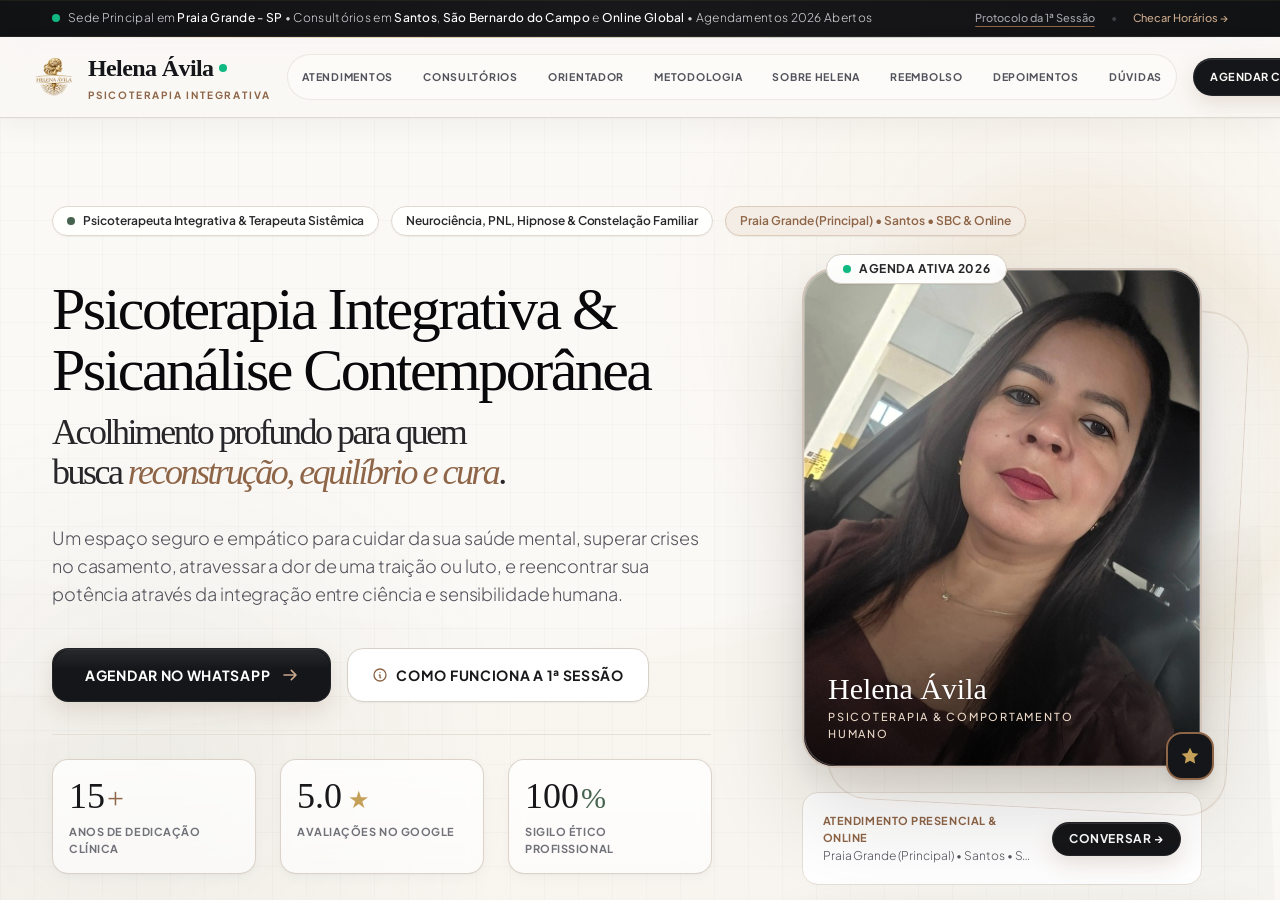
<file: design-refinement-preview.html>
<!doctype html>
<html lang="pt-BR">
<head>
  <meta charset="utf-8" />
  <meta name="viewport" content="width=device-width, initial-scale=1" />
  <meta name="robots" content="noindex,nofollow" />
  <title>Preview de refinamento visual — Helena Ávila</title>
  <style>
    html,body{margin:0;width:100%;height:100%;background:#f6f3ef;overflow:hidden}
    #site{width:100%;height:100%;border:0;display:block;background:#faf8f5}
  </style>
</head>
<body>
  <iframe id="site" src="/index.html?design-preview=1" title="Preview refinado do site Helena Ávila"></iframe>
  <script>
    const refinedCSS = `
      :root{
        --ref-shadow-xs:0 1px 2px rgba(30,22,16,.04),0 1px 1px rgba(30,22,16,.025);
        --ref-shadow-sm:0 8px 24px rgba(30,22,16,.055),0 2px 8px rgba(30,22,16,.035);
        --ref-shadow-md:0 18px 48px rgba(30,22,16,.08),0 4px 16px rgba(30,22,16,.045);
        --ref-ring:rgba(142,101,71,.28);
      }

      html{scroll-padding-top:90px}
      body{
        background:linear-gradient(180deg,#fbf9f6 0%,#faf8f5 36%,#f8f5f1 100%);
        text-rendering:optimizeLegibility;
        letter-spacing:-.002em;
      }

      .site-container{max-width:1240px}

      /* Cabeçalho: mesma estrutura, acabamento mais editorial */
      #mainNav{
        background:rgba(250,248,245,.88)!important;
        border-color:rgba(216,209,199,.74)!important;
        box-shadow:0 8px 28px rgba(29,22,16,.045);
        -webkit-backdrop-filter:blur(18px) saturate(140%);
        backdrop-filter:blur(18px) saturate(140%);
      }
      #mainNav nav a{letter-spacing:.07em}
      #mainNav nav a::after{height:1.5px;border-radius:999px}
      #mobileDrawer{
        border-radius:0 0 24px 24px;
        box-shadow:0 22px 50px rgba(24,18,14,.10)!important;
      }

      /* Hero: sem mudar conteúdo ou composição */
      #inicio{
        background-color:#fbf9f6;
        background-image:
          radial-gradient(circle at 82% 18%,rgba(197,160,89,.09),transparent 31%),
          radial-gradient(circle at 12% 72%,rgba(69,99,78,.06),transparent 28%),
          linear-gradient(to right,rgba(0,0,0,.019) 1px,transparent 1px),
          linear-gradient(to bottom,rgba(0,0,0,.019) 1px,transparent 1px)!important;
        background-size:auto,auto,34px 34px,34px 34px!important;
      }
      #inicio h1{
        letter-spacing:-.042em!important;
        text-wrap:balance;
      }
      #inicio p{max-width:66ch}
      #inicio [class*="rounded-full"]{
        box-shadow:var(--ref-shadow-xs);
      }
      #inicio img{
        filter:saturate(.96) contrast(1.015);
      }

      /* Botões: profundidade e resposta tátil mais refinadas */
      a[class*="bg-[#151619]"],button[class*="bg-[#151619]"]{
        box-shadow:0 8px 22px rgba(21,22,25,.14),inset 0 1px 0 rgba(255,255,255,.08)!important;
      }
      a[class*="bg-[#8E6547]"],button[class*="bg-[#8E6547]"]{
        box-shadow:0 8px 22px rgba(142,101,71,.18),inset 0 1px 0 rgba(255,255,255,.12)!important;
      }
      a,button{-webkit-tap-highlight-color:transparent}
      a:focus-visible,button:focus-visible{
        outline:3px solid var(--ref-ring)!important;
        outline-offset:3px!important;
      }

      /* Cards: hierarquia visual mais premium, sem alterar layout */
      .spotlight-card{
        background:rgba(255,255,255,.965)!important;
        border-color:rgba(214,205,194,.88)!important;
        box-shadow:var(--ref-shadow-sm);
      }
      .spotlight-card:hover{
        transform:translateY(-5px)!important;
        box-shadow:var(--ref-shadow-md)!important;
        border-color:rgba(142,101,71,.38)!important;
      }
      .spotlight-card::before{
        width:440px!important;
        height:440px!important;
        background:radial-gradient(circle,rgba(142,101,71,.095),transparent 67%)!important;
      }
      .spotlight-card-dark{
        background:linear-gradient(145deg,rgba(28,29,33,.90),rgba(18,19,22,.88))!important;
        border-color:rgba(255,255,255,.105)!important;
        box-shadow:0 18px 45px rgba(0,0,0,.22);
      }
      .spotlight-card-dark:hover{
        box-shadow:0 24px 60px rgba(0,0,0,.30)!important;
      }

      /* Métricas e elementos informativos */
      .metric-item{
        border-color:rgba(216,209,199,.86)!important;
        box-shadow:var(--ref-shadow-xs);
      }
      .metric-item:hover{
        transform:translateY(-4px)!important;
        box-shadow:var(--ref-shadow-sm);
      }

      /* Consultórios e controles */
      #locTabButtons>div{
        box-shadow:inset 0 1px 2px rgba(42,31,24,.06),0 8px 28px rgba(42,31,24,.04)!important;
      }
      .loc-tab-btn{border-radius:13px!important}
      .loc-tab-btn.active{
        box-shadow:0 8px 22px rgba(142,101,71,.23)!important;
      }
      .loc-view{
        box-shadow:var(--ref-shadow-md)!important;
      }

      /* Seções: ritmo e separação sutil */
      #caminhos,#sobre,#reembolso,#avaliacoes{
        border-color:rgba(216,209,199,.72)!important;
      }
      #metodologia{
        box-shadow:inset 0 1px 0 rgba(255,255,255,.05),inset 0 -1px 0 rgba(255,255,255,.04);
      }
      #avaliacoes .spotlight-card{
        background:linear-gradient(180deg,#fff 0%,#fdfbf9 100%)!important;
      }

      /* FAQ */
      #faq .spotlight-card{
        border-radius:20px!important;
        transition:transform .22s ease,border-color .22s ease,box-shadow .22s ease!important;
      }
      #faq .spotlight-card:hover{
        transform:translateY(-2px)!important;
        box-shadow:0 12px 30px rgba(30,22,16,.065)!important;
      }

      /* Barra flutuante */
      #bottomStickyBar>div{
        background:rgba(250,248,245,.93)!important;
        border-color:rgba(216,209,199,.86)!important;
        box-shadow:0 18px 55px rgba(28,21,16,.14)!important;
        -webkit-backdrop-filter:blur(20px) saturate(145%);
        backdrop-filter:blur(20px) saturate(145%);
      }

      /* Modal */
      #infoModalContent{
        border-color:rgba(216,209,199,.9)!important;
        box-shadow:0 34px 90px rgba(16,12,9,.22)!important;
      }

      /* Tipografia fina */
      h1,h2,h3,.font-serif{font-kerning:normal}
      h2{letter-spacing:-.027em}
      p{letter-spacing:-.006em}

      /* Mobile: preservar estrutura e melhorar respiro/legibilidade */
      @media(max-width:767px){
        .site-container{padding-left:18px!important;padding-right:18px!important}
        #inicio{padding-top:3.25rem!important;padding-bottom:5.5rem!important}
        #inicio h1{letter-spacing:-.032em!important;line-height:1.08!important}
        #inicio .grid.grid-cols-3{gap:8px!important}
        .metric-item{padding:12px!important;border-radius:16px!important}
        .spotlight-card{border-radius:20px!important}
        #consultorios .spotlight-card{padding:24px!important}
        #bottomStickyBar{left:10px!important;right:10px!important;bottom:10px!important}
        #bottomStickyBar>div{border-radius:20px!important;padding:10px!important}
      }

      @media(min-width:1280px){
        #inicio{padding-top:5.5rem!important;padding-bottom:8.5rem!important}
      }

      @media(prefers-reduced-motion:reduce){
        *,*::before,*::after{
          scroll-behavior:auto!important;
          animation-duration:.01ms!important;
          animation-iteration-count:1!important;
          transition-duration:.01ms!important;
        }
      }
    `;

    const frame = document.getElementById('site');
    frame.addEventListener('load', () => {
      try {
        const doc = frame.contentDocument || frame.contentWindow.document;
        const old = doc.getElementById('chatgpt-design-refinements');
        if (old) old.remove();
        const style = doc.createElement('style');
        style.id = 'chatgpt-design-refinements';
        style.textContent = refinedCSS;
        doc.head.appendChild(style);
      } catch (err) {
        console.error('Não foi possível aplicar o preview visual.', err);
      }
    });
  </script>
</body>
</html>
</file>
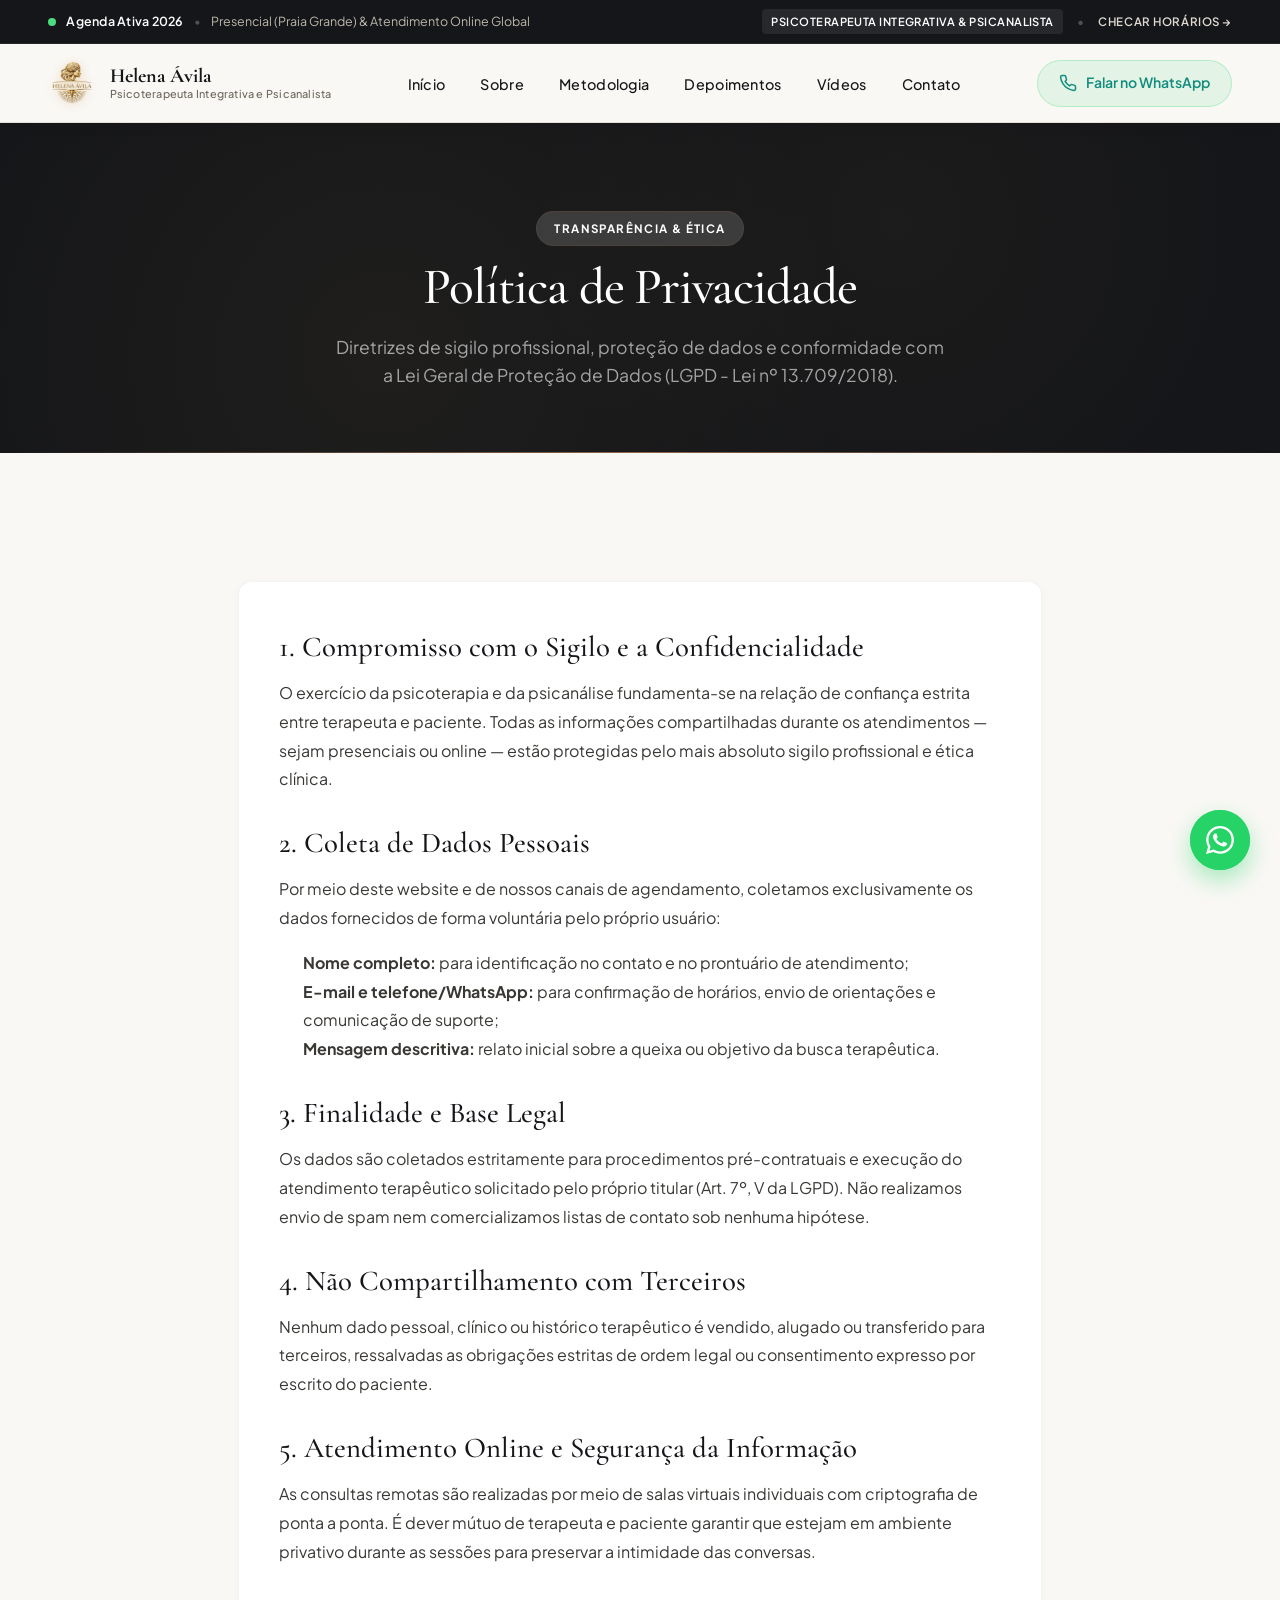
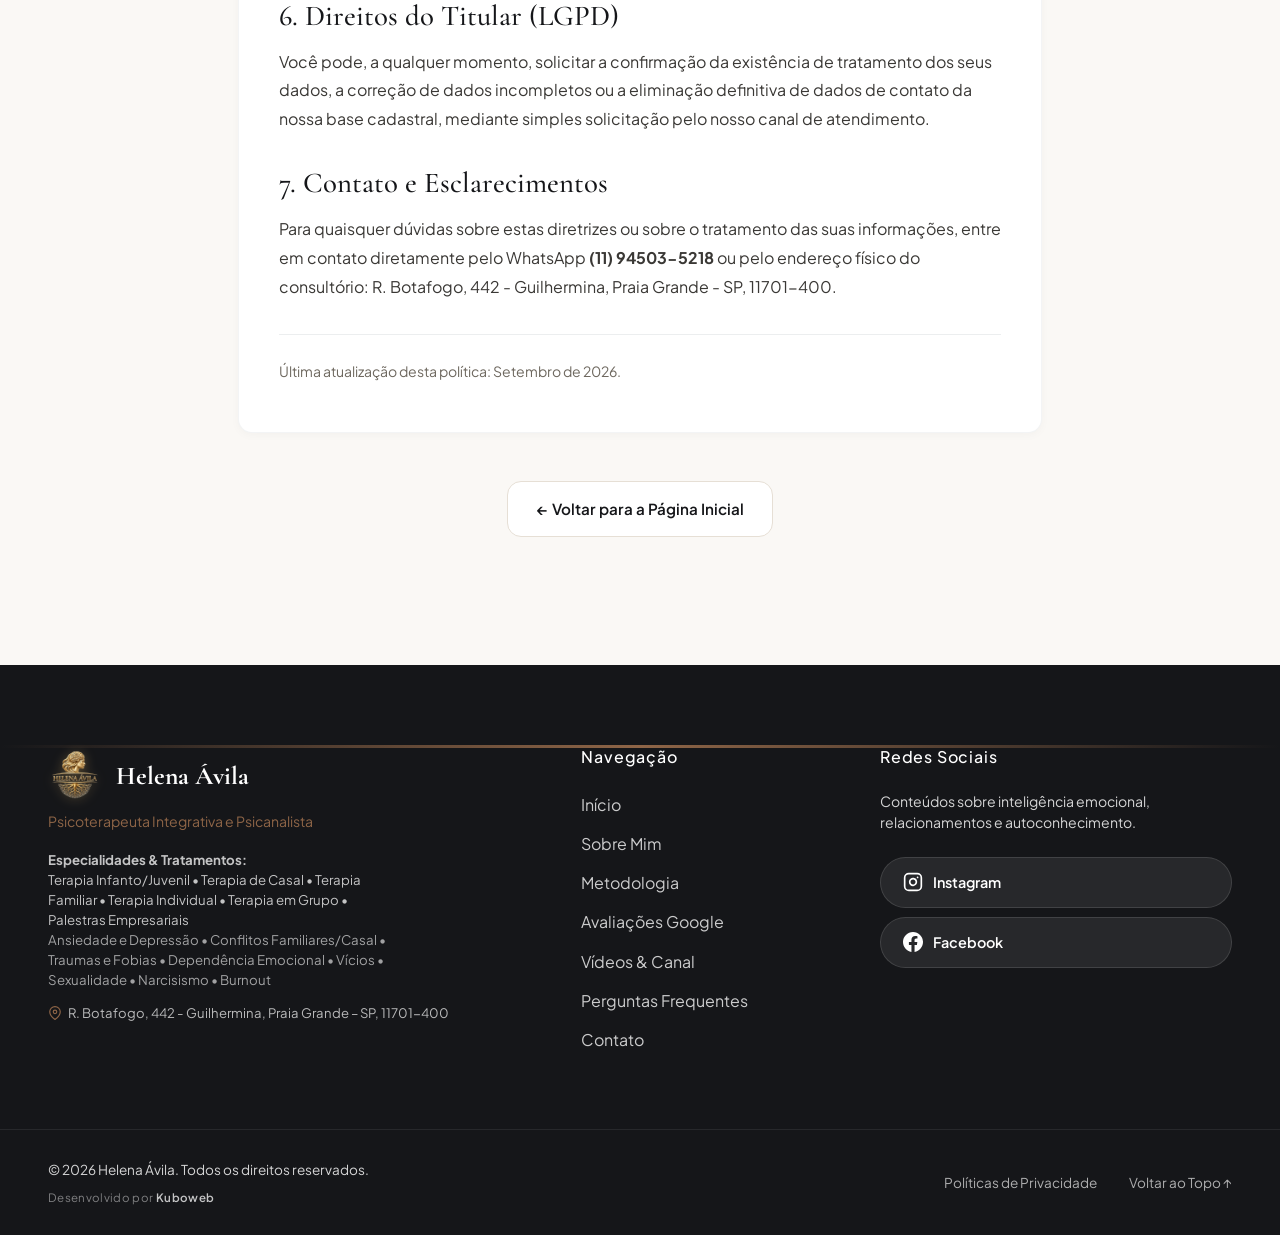
<file: privacidade.html>
<!DOCTYPE html>
<html lang="pt-BR">
<head>
    <!-- Google tag (gtag.js) -->
  <script async src="https://www.googletagmanager.com/gtag/js?id=AW-16466782455"></script>
  <script>
    window.dataLayer = window.dataLayer || [];
    function gtag(){dataLayer.push(arguments);}
    gtag('js', new Date());

    gtag('config', 'AW-16466782455');
    gtag('config', 'AW-17979954388');
  </script>
    <meta charset="UTF-8">
    <meta name="viewport" content="width=device-width, initial-scale=1.0">
    <title>Política de Privacidade & Sigilo Clínico | Helena Ávila</title>
    <meta name="description" content="Conheça a política de privacidade, tratamento de dados (LGPD) e diretrizes de sigilo profissional dos atendimentos de Helena Ávila.">
    <meta name="google-site-verification" content="e_6qO4ROod1NivXl5GPzTdFaNyLjVDfhzkwz6_L_9Yw">
    
    <!-- Favicon Oficial Helena Ávila -->
    <link rel="icon" type="image/svg+xml" href="assets/favicon.svg">
    <link rel="icon" type="image/png" sizes="32x32" href="assets/favicon-32x32.png">
    <link rel="icon" type="image/png" sizes="64x64" href="assets/favicon-64x64.png">
    <link rel="apple-touch-icon" sizes="180x180" href="assets/favicon-180x180.png">
    
    <!-- Google Fonts: Cormorant Garamond + Plus Jakarta Sans  -->
    <link rel="preconnect" href="https://fonts.googleapis.com">
    <link rel="preconnect" href="https://fonts.gstatic.com" crossorigin>
    <link href="https://fonts.googleapis.com/css2?family=Cormorant+Garamond:ital,wght@0,300;0,400;0,500;0,600;0,700;1,300;1,400;1,600&family=Plus+Jakarta+Sans:wght@300;400;500;600;700;800&display=swap" rel="stylesheet">
    
    <!-- Open Graph -->
    <meta property="og:type" content="website">
    <meta property="og:title" content="Política de Privacidade & Sigilo Clínico | Helena Ávila">
    <meta property="og:description" content="Diretrizes de sigilo profissional, confidencialidade e tratamento ético de dados nos atendimentos de Helena Ávila.">
    <meta property="og:image" content="assets/helena.jpg">
    
    <link rel="canonical" href="https://helenaavilapsi.com.br/privacidade.html">
    <link rel="stylesheet" href="styles.css?v=35">
    <script src="https://gitzmynfamubetgujtmm.supabase.co/functions/v1/tracker-script?pid=cbdbd815-af28-4b9f-b7bf-52ee57c35ff8" defer></script>
</head>
<body>

    <!-- ================= TOP READING PROGRESS BAR ================= -->
    <div id="topProgressBar"></div>

    <!-- ================= TOP STATUS BAR  ================= -->
    <div class="top-status-bar">
        <div class="container top-status-inner">
            <div class="top-status-left">
                <span class="pulse-indicator"></span>
                <span class="status-agenda">Agenda Ativa 2026</span>
                <span class="status-divider">•</span>
                <span class="status-location">Presencial (Praia Grande) & Atendimento Online Global</span>
            </div>
            <div class="top-status-right">
                <span class="status-tag">Psicoterapeuta Integrativa & Psicanalista</span>
                <span class="status-divider">•</span>
                <a href="https://wa.me/5511945035218?text=Ol%C3%A1%20Helena,%20gostaria%20de%20consultar%20a%20disponibilidade%20de%20hor%C3%A1rios." target="_blank" rel="noopener noreferrer" class="status-link">
                    Checar Horários &rarr;
                </a>
            </div>
        </div>
    </div>

    <!-- CABEÇALHO -->
    <header class="header" id="header">
        <div class="container header-inner">
            <div class="logo">
                <a href="index.html#inicio" class="logo-link">
                    <span class="logo-mark">
                        <img src="assets/logo.png" alt="Helena Ávila" class="logo-img" width="48" height="48">
                    </span>
                    <div class="logo-text">
                        <span class="logo-name">Helena Ávila</span>
                        <span class="logo-title">Psicoterapeuta Integrativa e Psicanalista</span>
                    </div>
                </a>
            </div>
            
            <nav class="nav" id="nav">
                <ul class="nav-list">
                    <li><a href="index.html#inicio">Início</a></li>
                    <li><a href="sobre.html">Sobre</a></li>
                    <li><a href="index.html#metodologia">Metodologia</a></li>
                    <li><a href="avaliacoes.html">Depoimentos</a></li>
                    <li><a href="videos.html">Vídeos</a></li>
                    <li class="mobile-only-nav"><a href="index.html#faq">FAQ</a></li>
                    <li><a href="index.html#contato">Contato</a></li>
                </ul>
            </nav>
            
            <div class="header-cta">
                <a href="https://wa.me/5511945035218?text=Ol%C3%A1%20Helena,%20gostaria%20de%20agendar%20uma%20consulta." target="_blank" rel="noopener noreferrer" class="btn btn-whatsapp-header">
                    <svg width="18" height="18" viewBox="0 0 24 24" fill="none" stroke="currentColor" stroke-width="2" stroke-linecap="round" stroke-linejoin="round"><path d="M22 16.92v3a2 2 0 0 1-2.18 2 19.79 19.79 0 0 1-8.63-3.07 19.5 19.5 0 0 1-6-6 19.79 19.79 0 0 1-3.07-8.67A2 2 0 0 1 4.11 2h3a2 2 0 0 1 2 1.72 12.84 12.84 0 0 0 .7 2.81 2 2 0 0 1-.45 2.11L8.09 9.91a16 16 0 0 0 6 6l1.27-1.27a2 2 0 0 1 2.11-.45 12.84 12.84 0 0 0 2.81.7A2 2 0 0 1 22 16.92z"></path></svg>
                    <span>Falar no WhatsApp</span>
                </a>
            </div>
            
            <button class="mobile-menu-btn" id="mobile-menu-btn" aria-label="Abrir Menu">
                <svg width="24" height="24" viewBox="0 0 24 24" fill="none" stroke="currentColor" stroke-width="2" stroke-linecap="round" stroke-linejoin="round"><line x1="3" y1="12" x2="21" y2="12"></line><line x1="3" y1="6" x2="21" y2="6"></line><line x1="3" y1="18" x2="21" y2="18"></line></svg>
            </button>
        </div>
    </header>

    <!-- PAGE HERO BANNER -->
    <section class="page-hero">
        <div class="container">
            <div class="page-hero-content reveal">
                <span class="section-tag light">TRANSPARÊNCIA & ÉTICA</span>
                <h1 class="page-hero-title">Política de Privacidade</h1>
                <p class="page-hero-subtitle">Diretrizes de sigilo profissional, proteção de dados e conformidade com a Lei Geral de Proteção de Dados (LGPD - Lei nº 13.709/2018).</p>
            </div>
        </div>
    </section>

    <!-- CONTEÚDO DA POLÍTICA -->
    <section class="section-padding" style="background: var(--color-bg-base);">
        <div class="container" style="max-width: 860px; line-height: 1.8; color: var(--color-text-body);">
            
            <div class="reveal" style="background: #FFFFFF; padding: 3rem 2.5rem; border-radius: var(--radius-md); box-shadow: var(--shadow-subtle); border: 1px solid rgba(22, 42, 59, 0.05);">
                
                <h2 style="font-family: var(--font-serif); font-size: 1.8rem; color: var(--color-navy); margin-bottom: 1rem;">1. Compromisso com o Sigilo e a Confidencialidade</h2>
                <p style="margin-bottom: 2rem;">
                    O exercício da psicoterapia e da psicanálise fundamenta-se na relação de confiança estrita entre terapeuta e paciente. Todas as informações compartilhadas durante os atendimentos — sejam presenciais ou online — estão protegidas pelo mais absoluto sigilo profissional e ética clínica.
                </p>

                <h2 style="font-family: var(--font-serif); font-size: 1.8rem; color: var(--color-navy); margin-bottom: 1rem;">2. Coleta de Dados Pessoais</h2>
                <p style="margin-bottom: 1rem;">
                    Por meio deste website e de nossos canais de agendamento, coletamos exclusivamente os dados fornecidos de forma voluntária pelo próprio usuário:
                </p>
                <ul style="padding-left: 1.5rem; margin-bottom: 2rem;">
                    <li><strong>Nome completo:</strong> para identificação no contato e no prontuário de atendimento;</li>
                    <li><strong>E-mail e telefone/WhatsApp:</strong> para confirmação de horários, envio de orientações e comunicação de suporte;</li>
                    <li><strong>Mensagem descritiva:</strong> relato inicial sobre a queixa ou objetivo da busca terapêutica.</li>
                </ul>

                <h2 style="font-family: var(--font-serif); font-size: 1.8rem; color: var(--color-navy); margin-bottom: 1rem;">3. Finalidade e Base Legal</h2>
                <p style="margin-bottom: 2rem;">
                    Os dados são coletados estritamente para procedimentos pré-contratuais e execução do atendimento terapêutico solicitado pelo próprio titular (Art. 7º, V da LGPD). Não realizamos envio de spam nem comercializamos listas de contato sob nenhuma hipótese.
                </p>

                <h2 style="font-family: var(--font-serif); font-size: 1.8rem; color: var(--color-navy); margin-bottom: 1rem;">4. Não Compartilhamento com Terceiros</h2>
                <p style="margin-bottom: 2rem;">
                    Nenhum dado pessoal, clínico ou histórico terapêutico é vendido, alugado ou transferido para terceiros, ressalvadas as obrigações estritas de ordem legal ou consentimento expresso por escrito do paciente.
                </p>

                <h2 style="font-family: var(--font-serif); font-size: 1.8rem; color: var(--color-navy); margin-bottom: 1rem;">5. Atendimento Online e Segurança da Informação</h2>
                <p style="margin-bottom: 2rem;">
                    As consultas remotas são realizadas por meio de salas virtuais individuais com criptografia de ponta a ponta. É dever mútuo de terapeuta e paciente garantir que estejam em ambiente privativo durante as sessões para preservar a intimidade das conversas.
                </p>

                <h2 style="font-family: var(--font-serif); font-size: 1.8rem; color: var(--color-navy); margin-bottom: 1rem;">6. Direitos do Titular (LGPD)</h2>
                <p style="margin-bottom: 2rem;">
                    Você pode, a qualquer momento, solicitar a confirmação da existência de tratamento dos seus dados, a correção de dados incompletos ou a eliminação definitiva de dados de contato da nossa base cadastral, mediante simples solicitação pelo nosso canal de atendimento.
                </p>

                <h2 style="font-family: var(--font-serif); font-size: 1.8rem; color: var(--color-navy); margin-bottom: 1rem;">7. Contato e Esclarecimentos</h2>
                <p style="margin-bottom: 2rem;">
                    Para quaisquer dúvidas sobre estas diretrizes ou sobre o tratamento das suas informações, entre em contato diretamente pelo WhatsApp <strong>(11) 94503-5218</strong> ou pelo endereço físico do consultório: R. Botafogo, 442 - Guilhermina, Praia Grande - SP, 11701-400.
                </p>

                <div style="border-top: 1px solid rgba(22, 42, 59, 0.08); padding-top: 1.5rem; font-size: 0.88rem; color: var(--color-text-muted);">
                    <p>Última atualização desta política: Setembro de 2026.</p>
                </div>
            </div>

            <div class="text-center mt-lg">
                <a href="index.html#inicio" class="btn btn-outline">
                    <span>&larr; Voltar para a Página Inicial</span>
                </a>
            </div>
        </div>
    </section>

    <!-- RODAPÉ -->
    <footer class="footer">
        <div style="height: 3px; background: linear-gradient(90deg, transparent, var(--color-terracotta), transparent);"></div>
        <div class="container footer-inner">
            <div class="footer-col brand-col">
                <div class="footer-logo">
                    <span class="logo-mark footer-logo-mark">
                        <img src="assets/logo.png" alt="Helena Ávila" class="logo-img" width="54" height="54">
                    </span>
                    <span>Helena Ávila</span>
                </div>
                <p class="footer-tagline">Psicoterapeuta Integrativa e Psicanalista</p>
                <p class="footer-audience" style="font-size:0.83rem; line-height:1.5; color:rgba(255,255,255,0.75);"><strong>Especialidades & Tratamentos:</strong><br>Terapia Infanto/Juvenil • Terapia de Casal • Terapia Familiar • Terapia Individual • Terapia em Grupo • Palestras Empresariais<br><span style="color:rgba(255,255,255,0.6);">Ansiedade e Depressão • Conflitos Familiares/Casal • Traumas e Fobias • Dependência Emocional • Vícios • Sexualidade • Narcisismo • Burnout</span></p>
                <p class="footer-address mt-sm" style="font-size:0.82rem; color:rgba(255,255,255,0.7); display:flex; align-items:center; gap:0.4rem;"><a href="https://maps.app.goo.gl/bXotk5yftdAp8iNk8" target="_blank" rel="noopener noreferrer" style="color:inherit; text-decoration:none; display:flex; align-items:center; gap:0.4rem;"><svg width="14" height="14" viewBox="0 0 24 24" fill="none" stroke="var(--color-terracotta)" stroke-width="2"><path d="M21 10c0 7-9 13-9 13s-9-6-9-13a9 9 0 0 1 18 0z"></path><circle cx="12" cy="10" r="3"></circle></svg> R. Botafogo, 442 - Guilhermina, Praia Grande – SP, 11701-400</a></p>
            </div>
            
            <div class="footer-col links-col">
                <h4>Navegação</h4>
                <ul>
                    <li><a href="index.html#inicio">Início</a></li>
                    <li><a href="sobre.html">Sobre Mim</a></li>
                    <li><a href="index.html#metodologia">Metodologia</a></li>
                    <li><a href="avaliacoes.html">Avaliações Google</a></li>
                    <li><a href="videos.html">Vídeos & Canal</a></li>
                    <li><a href="index.html#faq">Perguntas Frequentes</a></li>
                    <li><a href="index.html#contato">Contato</a></li>
                </ul>
            </div>
            
            <div class="footer-col social-col">
                <h4>Redes Sociais</h4>
                <p class="social-info">Conteúdos sobre inteligência emocional, relacionamentos e autoconhecimento.</p>
                <div style="display:flex; flex-direction:column; gap:0.6rem;">
                    <a href="https://www.instagram.com/psihelenaavila/" target="_blank" rel="noopener noreferrer" class="instagram-btn" aria-label="Instagram de Helena Ávila">
                        <svg width="20" height="20" viewBox="0 0 24 24" fill="none" stroke="currentColor" stroke-width="2" stroke-linecap="round" stroke-linejoin="round"><rect x="2" y="2" width="20" height="20" rx="5" ry="5"></rect><path d="M16 11.37A4 4 0 1 1 12.63 8 4 4 0 0 1 16 11.37z"></path><line x1="17.5" y1="6.5" x2="17.51" y2="6.5"></line></svg>
                        <span>Instagram</span>
                    </a>
                    <a href="https://www.facebook.com/share/1CoARC91qZ/?mibextid=wwXIfr" target="_blank" rel="noopener noreferrer" class="facebook-btn" aria-label="Facebook de Helena Ávila">
                        <svg width="20" height="20" viewBox="0 0 24 24" fill="currentColor"><path d="M24 12.073c0-6.627-5.373-12-12-12s-12 5.373-12 12c0 5.99 4.388 10.954 10.125 11.854v-8.385H7.078v-3.47h3.047V9.43c0-3.007 1.792-4.669 4.533-4.669 1.312 0 2.686.235 2.686.235v2.953H15.83c-1.491 0-1.956.925-1.956 1.874v2.25h3.328l-.532 3.47h-2.796v8.385C19.612 23.027 24 18.062 24 12.073z"/></svg>
                        <span>Facebook</span>
                    </a>
                </div>
            </div>
        </div>
        
        <div class="footer-bottom">
            <div class="container footer-bottom-inner">
                <div class="footer-copyright">
                    <p>&copy; 2026 Helena Ávila. Todos os direitos reservados.</p>
                    <p style="font-size: 0.72rem; color: rgba(255,255,255,0.45); margin-top: 0.4rem; letter-spacing: 0.03em;">
                        Desenvolvido por <a href="https://kuboweb.com.br/" target="_blank" rel="noopener noreferrer" class="kuboweb-link">Kuboweb</a>
                    </p>
                </div>
                <div class="footer-legal">
                    <a href="privacidade.html">Políticas de Privacidade</a>
                    <a href="#inicio">Voltar ao Topo &uarr;</a>
                </div>
            </div>
        </div>
    </footer>

    <!-- Floating WhatsApp Widget -->
    <a href="https://wa.me/5511945035218?text=Ol%C3%A1%20Helena,%20gostaria%20de%20tirar%20uma%20d%C3%BAvida%20e%20saber%20mais%20sobre%20os%20atendimentos." target="_blank" rel="noopener noreferrer" class="floating-whatsapp" aria-label="Falar com Helena Ávila no WhatsApp">
        <svg width="28" height="28" viewBox="0 0 24 24" fill="white"><path d="M.057 24l1.687-6.163c-1.041-1.804-1.588-3.849-1.587-5.946.003-6.556 5.338-11.891 11.893-11.891 3.181.001 6.167 1.24 8.413 3.488 2.245 2.248 3.481 5.236 3.48 8.414-.003 6.557-5.338 11.892-11.893 11.892-1.99-.001-3.951-.5-5.688-1.448l-6.205 1.654zm6.597-3.807c1.676.995 3.276 1.591 5.392 1.592 5.448 0 9.886-4.434 9.889-9.885.002-5.462-4.415-9.89-9.881-9.892-5.452 0-9.887 4.434-9.889 9.884-.001 2.225.651 3.891 1.746 5.634l-.999 3.648 3.742-.981zm11.387-5.464c-.074-.124-.272-.198-.57-.347-.297-.149-1.758-.868-2.031-.967-.272-.099-.47-.149-.669.149-.198.297-.768.967-.941 1.165-.173.198-.347.223-.644.074-.297-.149-1.255-.462-2.39-1.475-.883-.788-1.48-1.761-1.653-2.059-.173-.297-.018-.458.13-.606.134-.133.297-.347.446-.521.151-.172.2-.296.3-.495.099-.198.05-.372-.025-.521-.075-.148-.669-1.611-.916-2.206-.242-.579-.487-.501-.669-.51l-.57-.01c-.198 0-.52.074-.792.372s-1.04 1.016-1.04 2.479 1.065 2.876 1.213 3.074c.149.198 2.095 3.2 5.076 4.487.709.306 1.263.489 1.694.626.712.226 1.36.194 1.872.118.571-.085 1.758-.719 2.006-1.413.248-.695.248-1.29.173-1.414z"/></svg>
        <span class="wa-tooltip">Falar com a Helena no WhatsApp</span>
    </a>

    <script src="script.js?v=16"></script>
</body>
</html>
</file>
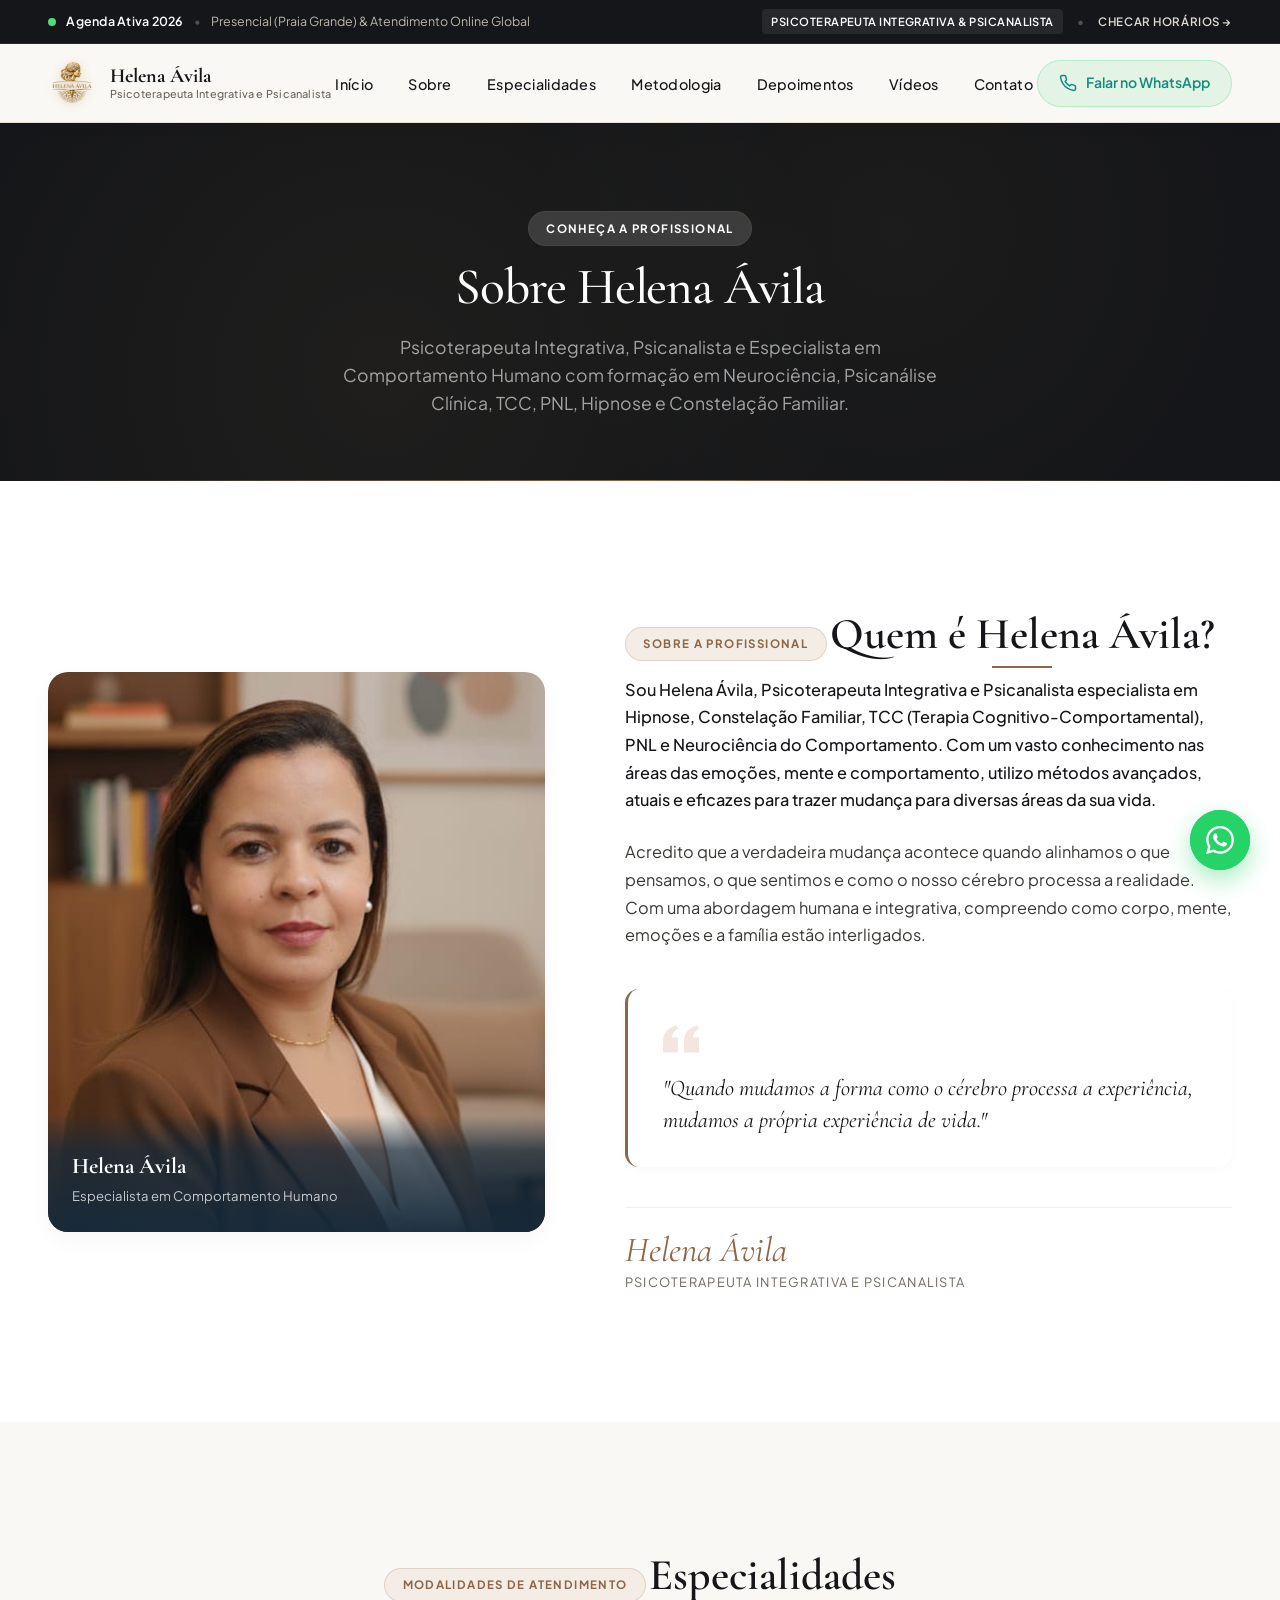
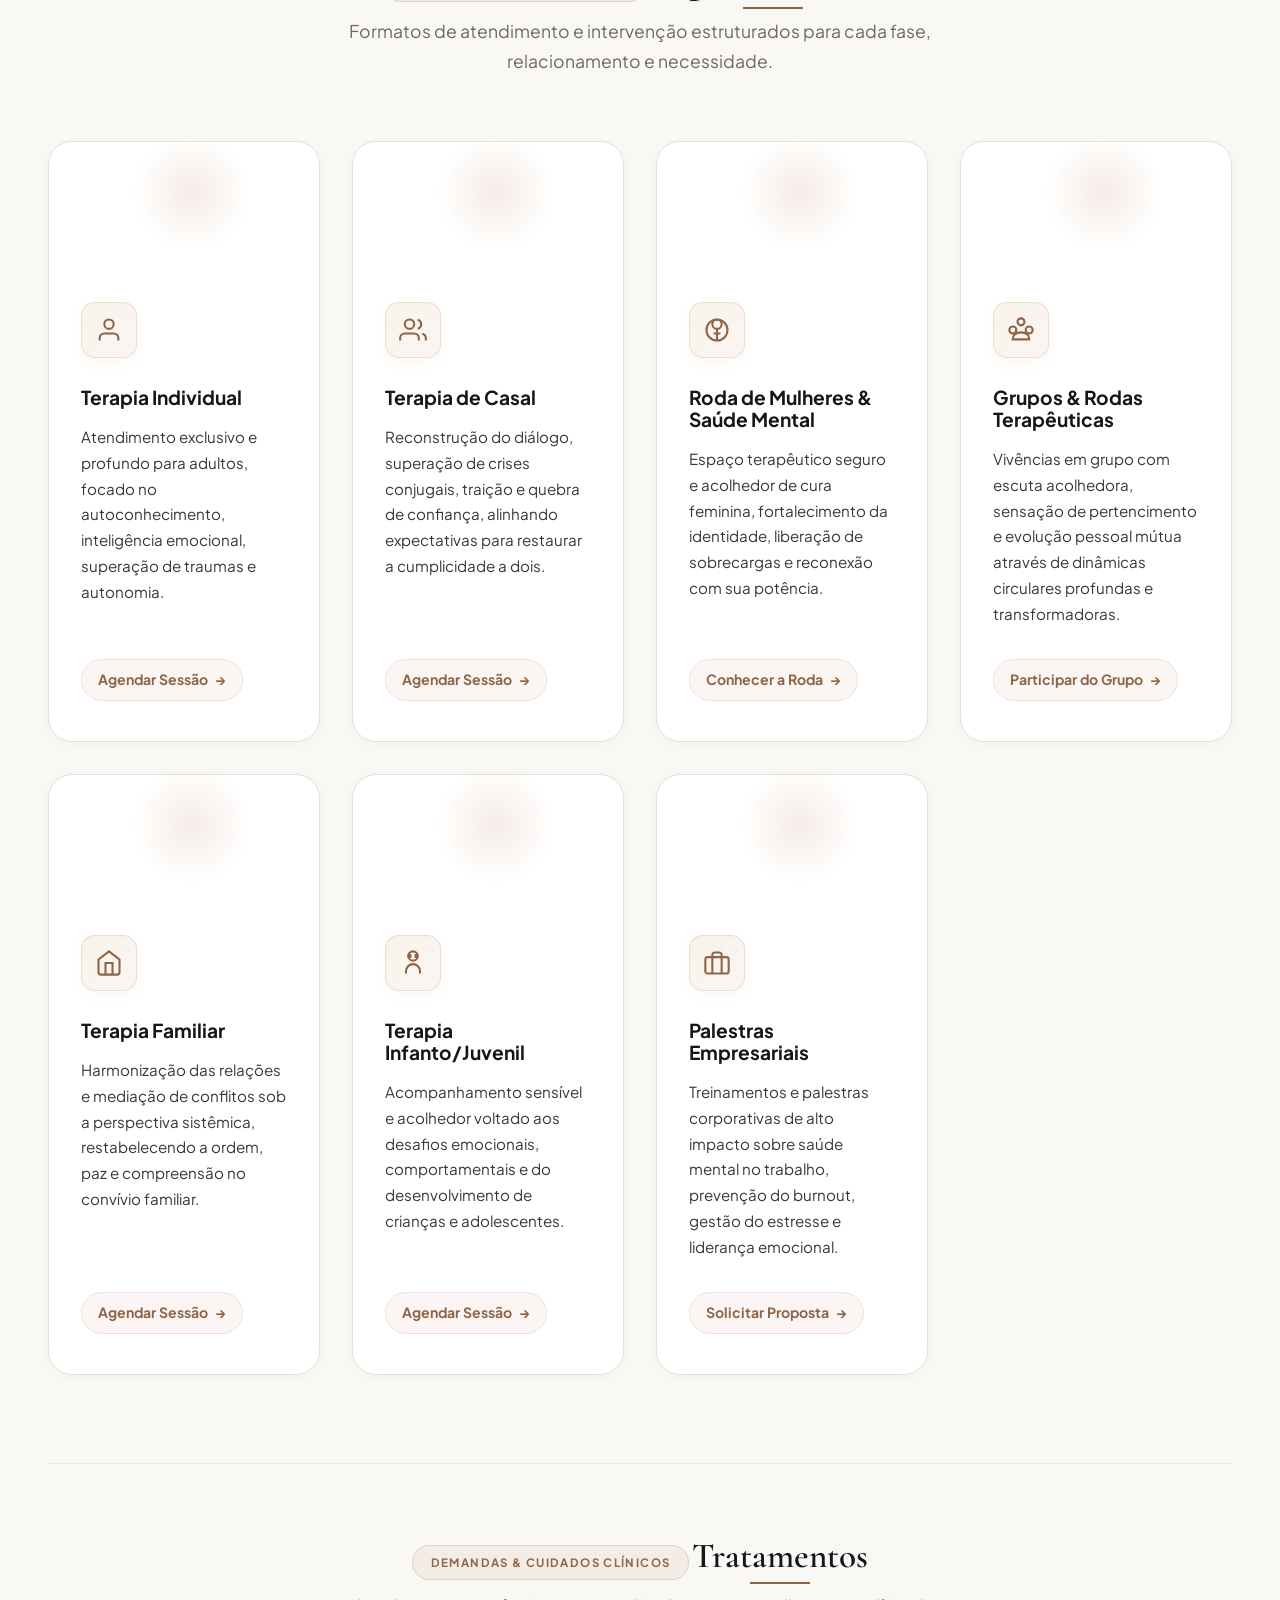
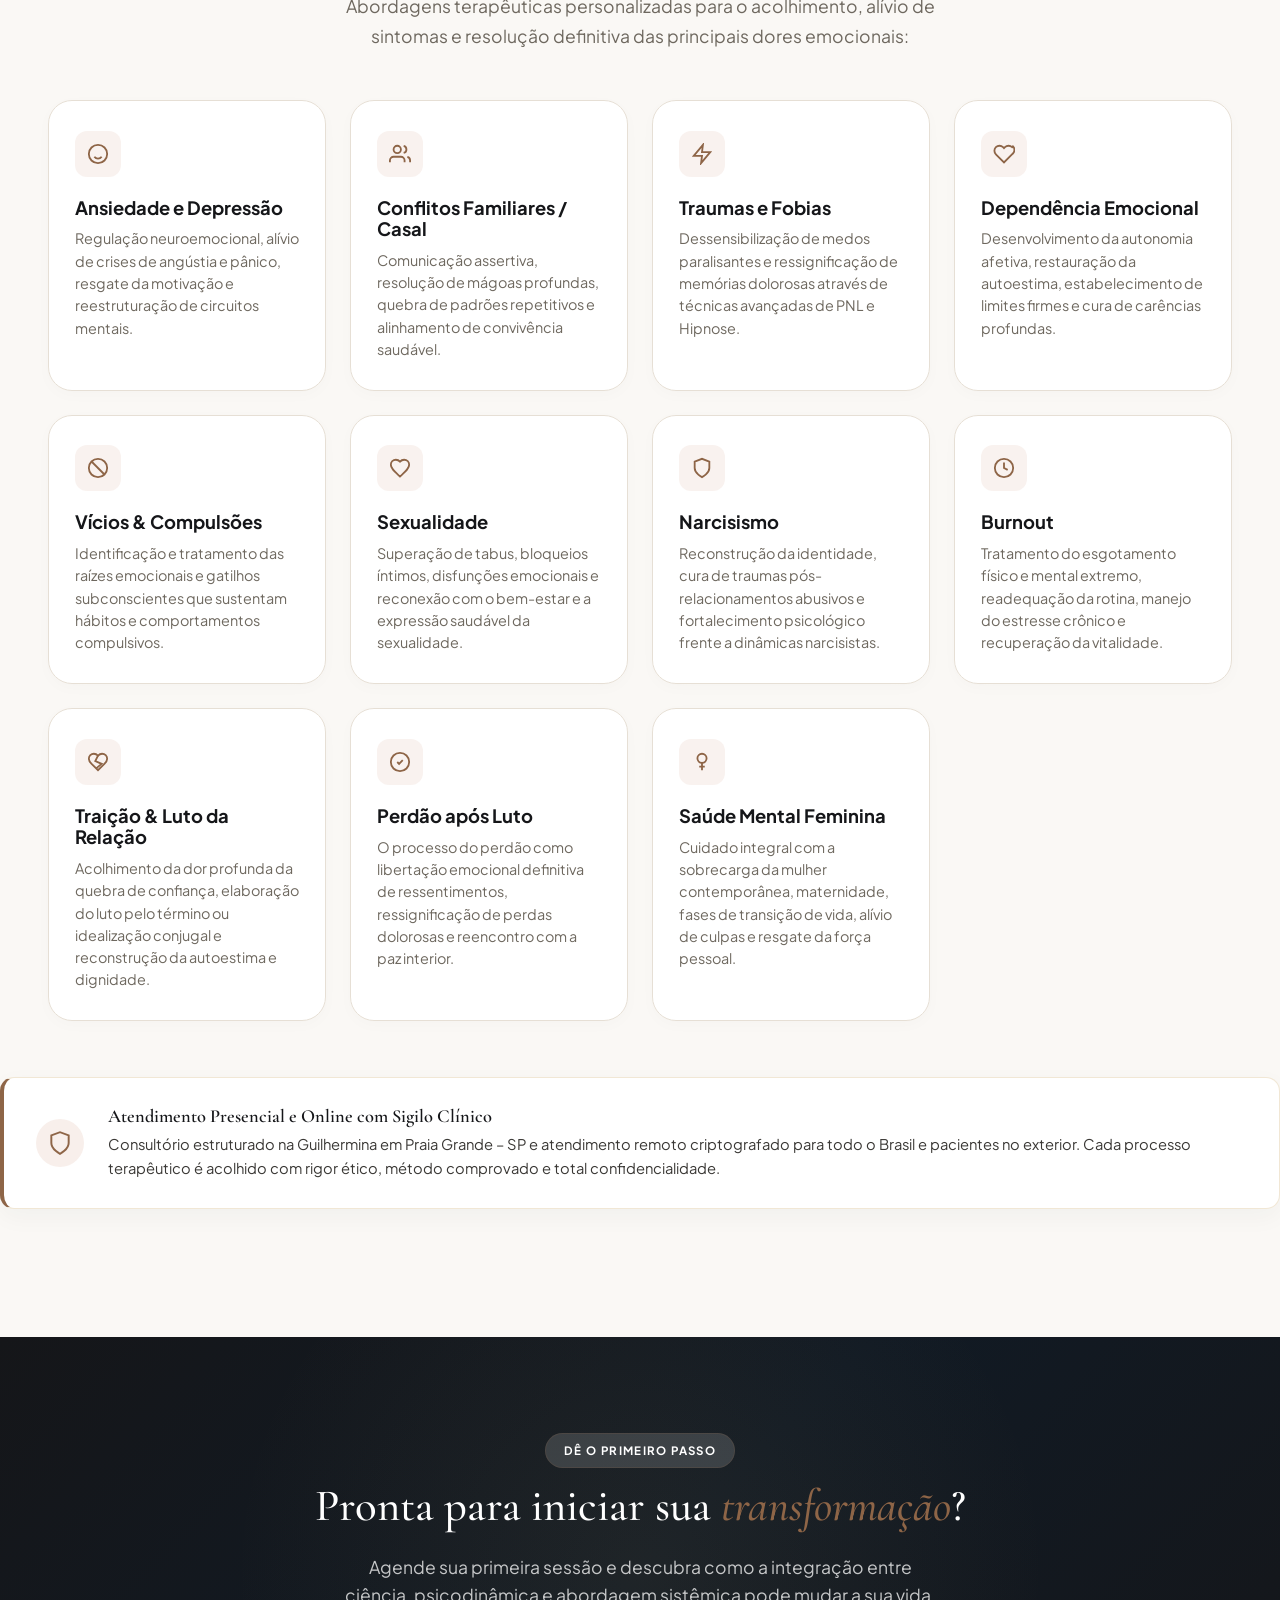
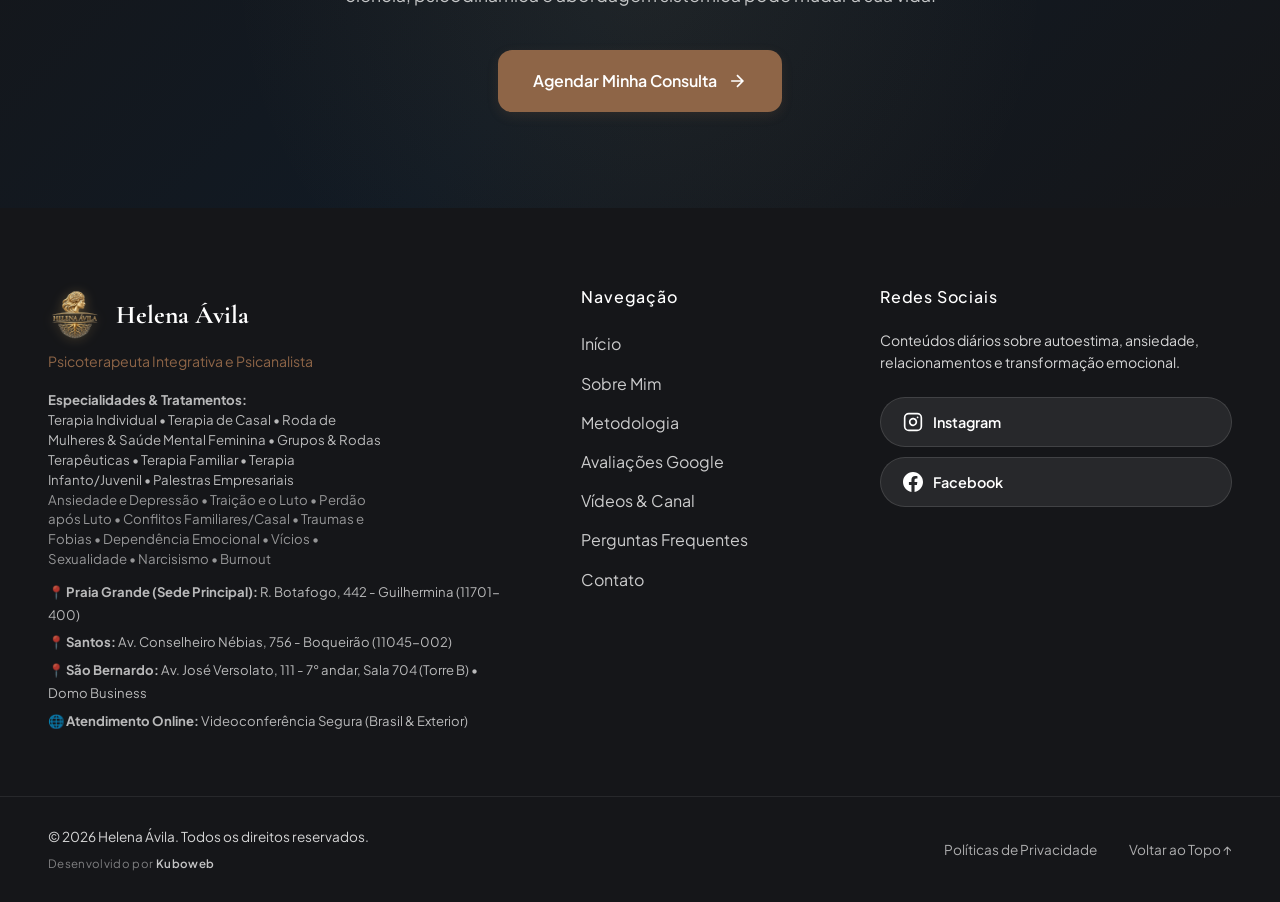
<file: sobre.html>
<!DOCTYPE html>
<html lang="pt-BR">
<head>
    <!-- Google tag (gtag.js) -->
  <script async src="https://www.googletagmanager.com/gtag/js?id=AW-16466782455"></script>
  <script>
    window.dataLayer = window.dataLayer || [];
    function gtag(){dataLayer.push(arguments);}
    gtag('js', new Date());

    gtag('config', 'AW-16466782455');
    gtag('config', 'AW-17979954388');
  </script>
    <meta charset="UTF-8">
    <meta name="viewport" content="width=device-width, initial-scale=1.0">
    <title>Sobre Helena Ávila | Psicoterapeuta Integrativa & Psicanalista</title>
    <meta name="description" content="Conheça a trajetória, abordagem clínica e formação de Helena Ávila em Neurociência, Psicanálise Clínica, TCC, PNL, Hipnose e Constelação Familiar.">
    <meta name="google-site-verification" content="e_6qO4ROod1NivXl5GPzTdFaNyLjVDfhzkwz6_L_9Yw">
    
    <!-- Favicon Oficial Helena Ávila -->
    <link rel="icon" type="image/svg+xml" href="assets/favicon.svg">
    <link rel="icon" type="image/png" sizes="32x32" href="assets/favicon-32x32.png">
    <link rel="icon" type="image/png" sizes="64x64" href="assets/favicon-64x64.png">
    <link rel="apple-touch-icon" sizes="180x180" href="assets/favicon-180x180.png">
    
    <!-- Google Fonts: Cormorant Garamond + Plus Jakarta Sans  -->
    <link rel="preconnect" href="https://fonts.googleapis.com">
    <link rel="preconnect" href="https://fonts.gstatic.com" crossorigin>
    <link href="https://fonts.googleapis.com/css2?family=Cormorant+Garamond:ital,wght@0,300;0,400;0,500;0,600;0,700;1,300;1,400;1,600&family=Plus+Jakarta+Sans:wght@300;400;500;600;700;800&display=swap" rel="stylesheet">
    
    <!-- Open Graph / Meta -->
    <meta property="og:type" content="website">
    <meta property="og:title" content="Sobre Helena Ávila | Psicoterapeuta Integrativa & Psicanalista">
    <meta property="og:description" content="Conheça a metodologia integrativa e o trabalho clínico de Helena Ávila em comportamento humano.">
    <meta property="og:image" content="assets/helena.jpg">
    <meta property="og:locale" content="pt_BR">
    
    <!-- Twitter Card -->
    <meta name="twitter:card" content="summary_large_image">
    <meta name="twitter:title" content="Sobre Helena Ávila | Psicoterapeuta Integrativa & Psicanalista">
    <meta name="twitter:description" content="Conheça a formação e abordagem clínica de Helena Ávila.">
    <meta name="twitter:image" content="assets/helena.jpg">
    
    <link rel="canonical" href="https://helenaavilapsi.com.br/sobre.html">
    <link rel="stylesheet" href="styles.css?v=35">
    <script src="https://gitzmynfamubetgujtmm.supabase.co/functions/v1/tracker-script?pid=cbdbd815-af28-4b9f-b7bf-52ee57c35ff8" defer></script>
</head>
<body>

    <!-- ================= TOP READING PROGRESS BAR ================= -->
    <div id="topProgressBar"></div>

    <!-- ================= TOP STATUS BAR  ================= -->
    <div class="top-status-bar">
        <div class="container top-status-inner">
            <div class="top-status-left">
                <span class="pulse-indicator"></span>
                <span class="status-agenda">Agenda Ativa 2026</span>
                <span class="status-divider">•</span>
                <span class="status-location">Presencial (Praia Grande) & Atendimento Online Global</span>
            </div>
            <div class="top-status-right">
                <span class="status-tag">Psicoterapeuta Integrativa & Psicanalista</span>
                <span class="status-divider">•</span>
                <a href="https://wa.me/5511945035218?text=Ol%C3%A1%20Helena,%20gostaria%20de%20consultar%20a%20disponibilidade%20de%20hor%C3%A1rios." target="_blank" rel="noopener noreferrer" class="status-link">
                    Checar Horários &rarr;
                </a>
            </div>
        </div>
    </div>

    <!-- 1. CABEÇALHO (HEADER) - Sticky & Glassmorphism -->
    <header class="header" id="header">
        <div class="container header-inner">
            <div class="logo">
                <a href="index.html#inicio" class="logo-link">
                    <span class="logo-mark">
                        <img src="assets/logo.png" alt="Helena Ávila" class="logo-img" width="48" height="48">
                    </span>
                    <div class="logo-text">
                        <span class="logo-name">Helena Ávila</span>
                        <span class="logo-title">Psicoterapeuta Integrativa e Psicanalista</span>
                    </div>
                </a>
            </div>
            
            <nav class="nav" id="nav">
                <ul class="nav-list">
                    <li><a href="index.html#inicio">Início</a></li>
                    <li><a href="sobre.html" class="active">Sobre</a></li>
                    <li><a href="sobre.html#especialidades">Especialidades</a></li>
                    <li><a href="index.html#metodologia">Metodologia</a></li>
                    <li><a href="avaliacoes.html">Depoimentos</a></li>
                    <li><a href="videos.html">Vídeos</a></li>
                    <li class="mobile-only-nav"><a href="index.html#faq">FAQ</a></li>
                    <li><a href="index.html#contato">Contato</a></li>
                </ul>
            </nav>
            
            <div class="header-cta">
                <a href="https://wa.me/5511945035218?text=Ol%C3%A1%20Helena,%20gostaria%20de%20agendar%20uma%20consulta." target="_blank" rel="noopener noreferrer" class="btn btn-whatsapp-header">
                    <svg width="18" height="18" viewBox="0 0 24 24" fill="none" stroke="currentColor" stroke-width="2" stroke-linecap="round" stroke-linejoin="round"><path d="M22 16.92v3a2 2 0 0 1-2.18 2 19.79 19.79 0 0 1-8.63-3.07 19.5 19.5 0 0 1-6-6 19.79 19.79 0 0 1-3.07-8.67A2 2 0 0 1 4.11 2h3a2 2 0 0 1 2 1.72 12.84 12.84 0 0 0 .7 2.81 2 2 0 0 1-.45 2.11L8.09 9.91a16 16 0 0 0 6 6l1.27-1.27a2 2 0 0 1 2.11-.45 12.84 12.84 0 0 0 2.81.7A2 2 0 0 1 22 16.92z"></path></svg>
                    <span>Falar no WhatsApp</span>
                </a>
            </div>
            
            <button class="mobile-menu-btn" id="mobile-menu-btn" aria-label="Abrir Menu">
                <svg width="24" height="24" viewBox="0 0 24 24" fill="none" stroke="currentColor" stroke-width="2" stroke-linecap="round" stroke-linejoin="round"><line x1="3" y1="12" x2="21" y2="12"></line><line x1="3" y1="6" x2="21" y2="6"></line><line x1="3" y1="18" x2="21" y2="18"></line></svg>
            </button>
        </div>
    </header>

    <!-- PAGE HERO BANNER -->
    <section class="page-hero" id="sobre">
        <div class="container">
            <div class="page-hero-content reveal">
                <span class="section-tag light">CONHEÇA A PROFISSIONAL</span>
                <h1 class="page-hero-title">Sobre Helena Ávila</h1>
                <p class="page-hero-subtitle">Psicoterapeuta Integrativa, Psicanalista e Especialista em Comportamento Humano com formação em Neurociência, Psicanálise Clínica, TCC, PNL, Hipnose e Constelação Familiar.</p>
            </div>
        </div>
    </section>

    <!-- 3. SEÇÃO "SOBRE MIM" -->
    <section class="about section-padding">
        <div class="container about-container">
            <div class="about-image-col reveal reveal-delay-1">
                <div class="about-image-frame">
                    <img src="assets/helena.jpg" alt="Helena Ávila - Psicoterapeuta Integrativa e Psicanalista" class="about-img" width="500" height="600" loading="lazy" decoding="async">
                    <div class="about-experience-badge">
                        <span class="exp-title">Helena Ávila</span>
                        <span class="exp-sub">Especialista em Comportamento Humano</span>
                    </div>
                </div>
            </div>
            
            <div class="about-text-col reveal reveal-delay-1">
                <span class="section-tag">SOBRE A PROFISSIONAL</span>
                <h2 class="section-title">Quem é Helena Ávila?</h2>
                
                <div class="about-body">
                    <p class="lead-paragraph">Sou Helena Ávila, Psicoterapeuta Integrativa e Psicanalista especialista em Hipnose, Constelação Familiar, TCC (Terapia Cognitivo-Comportamental), PNL e Neurociência do Comportamento. Com um vasto conhecimento nas áreas das emoções, mente e comportamento, utilizo métodos avançados, atuais e eficazes para trazer mudança para diversas áreas da sua vida.</p>
                    
                    <p>Acredito que a verdadeira mudança acontece quando alinhamos o que pensamos, o que sentimos e como o nosso cérebro processa a realidade. Com uma abordagem humana e integrativa, compreendo como corpo, mente, emoções e a família estão interligados.</p>
                    
                    <blockquote class="luxury-quote">
                        <svg class="quote-icon" width="36" height="36" viewBox="0 0 24 24" fill="currentColor"><path d="M14.017 21v-7.391c0-5.704 3.731-9.57 8.983-10.609l.995 2.151c-2.432.917-3.995 3.638-3.995 5.849h4v10h-9.983zm-14.017 0v-7.391c0-5.704 3.748-9.57 9-10.609l.996 2.151c-2.433.917-3.996 3.638-3.996 5.849h3.983v10h-9.983z"/></svg>
                        <p>"Quando mudamos a forma como o cérebro processa a experiência, mudamos a própria experiência de vida."</p>
                    </blockquote>
                    
                    <div class="signature-block">
                        <span class="sig-name">Helena Ávila</span>
                        <span class="sig-role">Psicoterapeuta Integrativa e Psicanalista</span>
                    </div>
                </div>
            </div>
        </div>
    </section>

    <!-- 4. SEÇÃO "ÁREAS DE ATUAÇÃO / ESPECIALIDADES" -->
    <section class="specialties section-padding" id="especialidades">
        <div class="container">
            <div class="section-header text-center reveal reveal-delay-1">
                <span class="section-tag">MODALIDADES DE ATENDIMENTO</span>
                <h2 class="section-title">Especialidades</h2>
                <p class="section-subtitle">Formatos de atendimento e intervenção estruturados para cada fase, relacionamento e necessidade.</p>
            </div>
            
            <div class="specialties-grid">
                <!-- 1. Terapia Individual -->
                <div class="specialty-card reveal reveal-delay-1">
                    <div class="card-glass-glow"></div>
                    <div class="card-icon-wrapper">
                        <svg width="28" height="28" viewBox="0 0 24 24" fill="none" stroke="currentColor" stroke-width="1.8"><path d="M20 21v-2a4 4 0 0 0-4-4H8a4 4 0 0 0-4 4v2"/><circle cx="12" cy="7" r="4"/></svg>
                    </div>
                    <h3>Terapia Individual</h3>
                    <p>Atendimento exclusivo e profundo para adultos, focado no autoconhecimento, inteligência emocional, superação de traumas e autonomia.</p>
                    <a href="https://wa.me/5511945035218?text=Ol%C3%A1%20Helena,%20gostaria%20de%20saber%20mais%20sobre%20a%20Terapia%20Individual." target="_blank" rel="noopener noreferrer" class="card-link">Agendar Sessão <span>&rarr;</span></a>
                </div>

                <!-- 2. Terapia de Casal -->
                <div class="specialty-card reveal reveal-delay-2">
                    <div class="card-glass-glow"></div>
                    <div class="card-icon-wrapper">
                        <svg width="28" height="28" viewBox="0 0 24 24" fill="none" stroke="currentColor" stroke-width="1.8"><path d="M17 21v-2a4 4 0 0 0-4-4H5a4 4 0 0 0-4 4v2"/><circle cx="9" cy="7" r="4"/><path d="M23 21v-2a4 4 0 0 0-3-3.87"/><path d="M16 3.13a4 4 0 0 1 0 7.75"/></svg>
                    </div>
                    <h3>Terapia de Casal</h3>
                    <p>Reconstrução do diálogo, superação de crises conjugais, traição e quebra de confiança, alinhando expectativas para restaurar a cumplicidade a dois.</p>
                    <a href="https://wa.me/5511945035218?text=Ol%C3%A1%20Helena,%20gostaria%20de%20saber%20mais%20sobre%20a%20Terapia%20de%20Casal." target="_blank" rel="noopener noreferrer" class="card-link">Agendar Sessão <span>&rarr;</span></a>
                </div>

                <!-- 3. Roda de Mulheres & Saúde Mental Feminina -->
                <div class="specialty-card reveal reveal-delay-3">
                    <div class="card-glass-glow"></div>
                    <div class="card-icon-wrapper">
                        <svg width="28" height="28" viewBox="0 0 24 24" fill="none" stroke="currentColor" stroke-width="1.8"><circle cx="12" cy="7" r="4"/><path d="M12 11v10M9 15h6"/><circle cx="12" cy="12" r="9"/></svg>
                    </div>
                    <h3>Roda de Mulheres & Saúde Mental</h3>
                    <p>Espaço terapêutico seguro e acolhedor de cura feminina, fortalecimento da identidade, liberação de sobrecargas e reconexão com sua potência.</p>
                    <a href="https://wa.me/5511945035218?text=Ol%C3%A1%20Helena,%20gostaria%20de%20saber%20mais%20sobre%20a%20Roda%20de%20Mulheres%20e%20Sa%C3%BAde%20Mental%20Feminina." target="_blank" rel="noopener noreferrer" class="card-link">Conhecer a Roda <span>&rarr;</span></a>
                </div>

                <!-- 4. Grupos Terapêuticos & Rodas Terapêuticas -->
                <div class="specialty-card reveal reveal-delay-1">
                    <div class="card-glass-glow"></div>
                    <div class="card-icon-wrapper">
                        <svg width="28" height="28" viewBox="0 0 24 24" fill="none" stroke="currentColor" stroke-width="1.8"><circle cx="12" cy="5" r="3"/><circle cx="5" cy="12" r="3"/><circle cx="19" cy="12" r="3"/><path d="M12 14c-4 0-7 2.5-7 5v1h14v-1c0-2.5-3-5-7-5z"/></svg>
                    </div>
                    <h3>Grupos & Rodas Terapêuticas</h3>
                    <p>Vivências em grupo com escuta acolhedora, sensação de pertencimento e evolução pessoal mútua através de dinâmicas circulares profundas e transformadoras.</p>
                    <a href="https://wa.me/5511945035218?text=Ol%C3%A1%20Helena,%20gostaria%20de%20saber%20mais%20sobre%20os%20Grupos%20e%20Rodas%20Terap%C3%AAuticas." target="_blank" rel="noopener noreferrer" class="card-link">Participar do Grupo <span>&rarr;</span></a>
                </div>

                <!-- 5. Terapia Familiar -->
                <div class="specialty-card reveal reveal-delay-2">
                    <div class="card-glass-glow"></div>
                    <div class="card-icon-wrapper">
                        <svg width="28" height="28" viewBox="0 0 24 24" fill="none" stroke="currentColor" stroke-width="1.8"><path d="M3 9l9-7 9 7v11a2 2 0 0 1-2 2H5a2 2 0 0 1-2-2z"/><polyline points="9 22 9 12 15 12 15 22"/></svg>
                    </div>
                    <h3>Terapia Familiar</h3>
                    <p>Harmonização das relações e mediação de conflitos sob a perspectiva sistêmica, restabelecendo a ordem, paz e compreensão no convívio familiar.</p>
                    <a href="https://wa.me/5511945035218?text=Ol%C3%A1%20Helena,%20gostaria%20de%20saber%20mais%20sobre%20a%20Terapia%20Familiar." target="_blank" rel="noopener noreferrer" class="card-link">Agendar Sessão <span>&rarr;</span></a>
                </div>

                <!-- 6. Terapia Infanto/Juvenil -->
                <div class="specialty-card reveal reveal-delay-3">
                    <div class="card-glass-glow"></div>
                    <div class="card-icon-wrapper">
                        <svg width="28" height="28" viewBox="0 0 24 24" fill="none" stroke="currentColor" stroke-width="1.8"><path d="M12 2a4 4 0 1 0 0 8 4 4 0 0 0 0-8z"/><path d="M6 21v-2a6 6 0 0 1 12 0v2"/><circle cx="9" cy="6" r="1" fill="currentColor"/><circle cx="15" cy="6" r="1" fill="currentColor"/></svg>
                    </div>
                    <h3>Terapia Infanto/Juvenil</h3>
                    <p>Acompanhamento sensível e acolhedor voltado aos desafios emocionais, comportamentais e do desenvolvimento de crianças e adolescentes.</p>
                    <a href="https://wa.me/5511945035218?text=Ol%C3%A1%20Helena,%20gostaria%20de%20saber%20mais%20sobre%20a%20Terapia%20Infanto/Juvenil." target="_blank" rel="noopener noreferrer" class="card-link">Agendar Sessão <span>&rarr;</span></a>
                </div>

                <!-- 7. Palestras Empresariais -->
                <div class="specialty-card reveal reveal-delay-1">
                    <div class="card-glass-glow"></div>
                    <div class="card-icon-wrapper">
                        <svg width="28" height="28" viewBox="0 0 24 24" fill="none" stroke="currentColor" stroke-width="1.8"><rect x="2" y="7" width="20" height="14" rx="2" ry="2"/><path d="M16 21V5a2 2 0 0 0-2-2h-4a2 2 0 0 0-2 2v16"/></svg>
                    </div>
                    <h3>Palestras Empresariais</h3>
                    <p>Treinamentos e palestras corporativas de alto impacto sobre saúde mental no trabalho, prevenção do burnout, gestão do estresse e liderança emocional.</p>
                    <a href="https://wa.me/5511945035218?text=Ol%C3%A1%20Helena,%20gostaria%20de%20saber%20mais%20sobre%20Palestras%20Empresariais." target="_blank" rel="noopener noreferrer" class="card-link">Solicitar Proposta <span>&rarr;</span></a>
                </div>
            </div>

            <!-- SUBSEÇÃO TRATAMENTOS -->
            <div class="treatments-container reveal">
                <div class="treatments-header">
                    <span class="section-tag">DEMANDAS & CUIDADOS CLÍNICOS</span>
                    <h3 class="section-title" style="font-size: 2.2rem;">Tratamentos</h3>
                    <p class="section-subtitle">Abordagens terapêuticas personalizadas para o acolhimento, alívio de sintomas e resolução definitiva das principais dores emocionais:</p>
                </div>

                <div class="treatments-grid">
                    <!-- 1. Ansiedade e depressão -->
                    <div class="treatment-card">
                        <div class="treatment-icon-box">
                            <svg width="22" height="22" viewBox="0 0 24 24" fill="none" stroke="currentColor" stroke-width="2"><circle cx="12" cy="12" r="10"/><path d="M8 15s1.5 2 4 2 4-2 4-2"/><line x1="9" y1="9" x2="9.01" y2="9"/><line x1="15" y1="9" x2="15.01" y2="9"/></svg>
                        </div>
                        <h4>Ansiedade e Depressão</h4>
                        <p>Regulação neuroemocional, alívio de crises de angústia e pânico, resgate da motivação e reestruturação de circuitos mentais.</p>
                    </div>

                    <!-- 2. Conflitos familiares/casal -->
                    <div class="treatment-card">
                        <div class="treatment-icon-box">
                            <svg width="22" height="22" viewBox="0 0 24 24" fill="none" stroke="currentColor" stroke-width="2"><path d="M17 21v-2a4 4 0 0 0-4-4H5a4 4 0 0 0-4 4v2"/><circle cx="9" cy="7" r="4"/><path d="M23 21v-2a4 4 0 0 0-3-3.87"/><path d="M16 3.13a4 4 0 0 1 0 7.75"/></svg>
                        </div>
                        <h4>Conflitos Familiares / Casal</h4>
                        <p>Comunicação assertiva, resolução de mágoas profundas, quebra de padrões repetitivos e alinhamento de convivência saudável.</p>
                    </div>

                    <!-- 3. Traumas e fobias -->
                    <div class="treatment-card">
                        <div class="treatment-icon-box">
                            <svg width="22" height="22" viewBox="0 0 24 24" fill="none" stroke="currentColor" stroke-width="2"><polygon points="13 2 3 14 12 14 11 22 21 10 12 10 13 2"/></svg>
                        </div>
                        <h4>Traumas e Fobias</h4>
                        <p>Dessensibilização de medos paralisantes e ressignificação de memórias dolorosas através de técnicas avançadas de PNL e Hipnose.</p>
                    </div>

                    <!-- 4. Dependencia Emocional -->
                    <div class="treatment-card">
                        <div class="treatment-icon-box">
                            <svg width="22" height="22" viewBox="0 0 24 24" fill="none" stroke="currentColor" stroke-width="2"><path d="M20.84 4.61a5.5 5.5 0 0 0-7.78 0L12 5.67l-1.06-1.06a5.5 5.5 0 0 0-7.78 7.78l1.06 1.06L12 21.23l8.72-8.72 1.06-1.06a5.5 5.5 0 0 0 0-7.78z"/></svg>
                        </div>
                        <h4>Dependência Emocional</h4>
                        <p>Desenvolvimento da autonomia afetiva, restauração da autoestima, estabelecimento de limites firmes e cura de carências profundas.</p>
                    </div>

                    <!-- 5. Vicios -->
                    <div class="treatment-card">
                        <div class="treatment-icon-box">
                            <svg width="22" height="22" viewBox="0 0 24 24" fill="none" stroke="currentColor" stroke-width="2"><circle cx="12" cy="12" r="10"/><line x1="4.93" y1="4.93" x2="19.07" y2="19.07"/></svg>
                        </div>
                        <h4>Vícios & Compulsões</h4>
                        <p>Identificação e tratamento das raízes emocionais e gatilhos subconscientes que sustentam hábitos e comportamentos compulsivos.</p>
                    </div>

                    <!-- 6. Sexualidade -->
                    <div class="treatment-card">
                        <div class="treatment-icon-box">
                            <svg width="22" height="22" viewBox="0 0 24 24" fill="none" stroke="currentColor" stroke-width="2"><path d="M12 21.35l-1.45-1.32C5.4 15.36 2 12.28 2 8.5 2 5.42 4.42 3 7.5 3c1.74 0 3.41.81 4.5 2.09C13.09 3.81 14.76 3 16.5 3 19.58 3 22 5.42 22 8.5c0 3.78-3.4 6.86-8.55 11.54L12 21.35z"/></svg>
                        </div>
                        <h4>Sexualidade</h4>
                        <p>Superação de tabus, bloqueios íntimos, disfunções emocionais e reconexão com o bem-estar e a expressão saudável da sexualidade.</p>
                    </div>

                    <!-- 7. Narcismo -->
                    <div class="treatment-card">
                        <div class="treatment-icon-box">
                            <svg width="22" height="22" viewBox="0 0 24 24" fill="none" stroke="currentColor" stroke-width="2"><path d="M12 22s8-4 8-10V5l-8-3-8 3v7c0 6 8 10 8 10z"/></svg>
                        </div>
                        <h4>Narcisismo</h4>
                        <p>Reconstrução da identidade, cura de traumas pós-relacionamentos abusivos e fortalecimento psicológico frente a dinâmicas narcisistas.</p>
                    </div>

                    <!-- 8. Bournout -->
                    <div class="treatment-card">
                        <div class="treatment-icon-box">
                            <svg width="22" height="22" viewBox="0 0 24 24" fill="none" stroke="currentColor" stroke-width="2"><circle cx="12" cy="12" r="10"/><polyline points="12 6 12 12 16 14"/></svg>
                        </div>
                        <h4>Burnout</h4>
                        <p>Tratamento do esgotamento físico e mental extremo, readequação da rotina, manejo do estresse crônico e recuperação da vitalidade.</p>
                    </div>

                    <!-- 9. Traição & Luto da Relação -->
                    <div class="treatment-card">
                        <div class="treatment-icon-box">
                            <svg width="22" height="22" viewBox="0 0 24 24" fill="none" stroke="currentColor" stroke-width="2"><path d="M19 14c1.49-1.46 3-3.21 3-5.5A5.5 5.5 0 0 0 16.5 3c-1.76 0-3 .5-4.5 2-1.5-1.5-2.74-2-4.5-2A5.5 5.5 0 0 0 2 8.5c0 2.3 1.5 4.05 3 5.5l7 7Z"/><path d="M12 5 9.04 11l6.92 3-5.96 5"/></svg>
                        </div>
                        <h4>Traição & Luto da Relação</h4>
                        <p>Acolhimento da dor profunda da quebra de confiança, elaboração do luto pelo término ou idealização conjugal e reconstrução da autoestima e dignidade.</p>
                    </div>

                    <!-- 10. Perdão após Luto -->
                    <div class="treatment-card">
                        <div class="treatment-icon-box">
                            <svg width="22" height="22" viewBox="0 0 24 24" fill="none" stroke="currentColor" stroke-width="2"><path d="M12 22c5.523 0 10-4.477 10-10S17.523 2 12 2 2 6.477 2 12s4.477 10 10 10z"/><path d="m9 12 2 2 4-4"/></svg>
                        </div>
                        <h4>Perdão após Luto</h4>
                        <p>O processo do perdão como libertação emocional definitiva de ressentimentos, ressignificação de perdas dolorosas e reencontro com a paz interior.</p>
                    </div>

                    <!-- 11. Saúde Mental Feminina -->
                    <div class="treatment-card">
                        <div class="treatment-icon-box">
                            <svg width="22" height="22" viewBox="0 0 24 24" fill="none" stroke="currentColor" stroke-width="2"><circle cx="12" cy="8" r="5"/><path d="M12 13v8M9 17h6"/></svg>
                        </div>
                        <h4>Saúde Mental Feminina</h4>
                        <p>Cuidado integral com a sobrecarga da mulher contemporânea, maternidade, fases de transição de vida, alívio de culpas e resgate da força pessoal.</p>
                    </div>
                </div>
            </div>
                </div>
            </div>
            
            <!-- Reassurance Notice -->
            <div class="treatments-reassurance reveal reveal-delay-1">
                <div class="reassurance-icon">
                    <svg width="26" height="26" viewBox="0 0 24 24" fill="none" stroke="currentColor" stroke-width="1.8"><path d="M12 22s8-4 8-10V5l-8-3-8 3v7c0 6 8 10 8 10z"/></svg>
                </div>
                <div class="reassurance-content">
                    <h4>Atendimento Presencial e Online com Sigilo Clínico</h4>
                    <p>Consultório estruturado na Guilhermina em Praia Grande – SP e atendimento remoto criptografado para todo o Brasil e pacientes no exterior. Cada processo terapêutico é acolhido com rigor ético, método comprovado e total confidencialidade.</p>
                </div>
            </div>
        </div>
    </section>

    <!-- CTA BANNER -->
    <section class="luxury-cta-banner">
        <div class="container" style="position:relative; z-index:2;">
            <div class="reveal">
                <span class="section-tag light">DÊ O PRIMEIRO PASSO</span>
                <h2 class="luxury-cta-title">Pronta para iniciar sua <em style="color:var(--color-terracotta);">transformação</em>?</h2>
                <p class="luxury-cta-subtitle">Agende sua primeira sessão e descubra como a integração entre ciência, psicodinâmica e abordagem sistêmica pode mudar a sua vida.</p>
                <a href="https://wa.me/5511945035218" target="_blank" class="btn btn-terracotta btn-glow btn-large">
                    <span>Agendar Minha Consulta</span>
                    <svg width="20" height="20" viewBox="0 0 24 24" fill="none" stroke="currentColor" stroke-width="2"><path d="M5 12h14M12 5l7 7-7 7"/></svg>
                </a>
            </div>
        </div>
    </section>

    <!-- 7. RODAPÉ (FOOTER) -->
    <footer class="footer">
        <div class="container footer-inner">
            <div class="footer-col brand-col">
                <div class="footer-logo">
                    <span class="logo-mark footer-logo-mark">
                        <img src="assets/logo.png" alt="Helena Ávila" class="logo-img" width="54" height="54">
                    </span>
                    <span>Helena Ávila</span>
                </div>
                <p class="footer-tagline">Psicoterapeuta Integrativa e Psicanalista</p>
                <p class="footer-audience" style="font-size:0.83rem; line-height:1.5; color:rgba(255,255,255,0.7);"><strong>Especialidades &amp; Tratamentos:</strong><br>Terapia Individual • Terapia de Casal • Roda de Mulheres &amp; Saúde Mental Feminina • Grupos &amp; Rodas Terapêuticas • Terapia Familiar • Terapia Infanto/Juvenil • Palestras Empresariais<br><span style="color:rgba(255,255,255,0.55);">Ansiedade e Depressão • Traição e o Luto • Perdão após Luto • Conflitos Familiares/Casal • Traumas e Fobias • Dependência Emocional • Vícios • Sexualidade • Narcisismo • Burnout</span></p>
                <div class="footer-address mt-sm" style="font-size:0.82rem; color:rgba(255,255,255,0.7); display:flex; flex-direction:column; gap:0.35rem;">
                    <span>📍 <strong>Praia Grande (Sede Principal):</strong> R. Botafogo, 442 - Guilhermina (11701-400)</span>
                    <span>📍 <strong>Santos:</strong> Av. Conselheiro Nébias, 756 - Boqueirão (11045-002)</span>
                    <span>📍 <strong>São Bernardo:</strong> Av. José Versolato, 111 - 7° andar, Sala 704 (Torre B) • Domo Business</span>
                    <span>🌐 <strong>Atendimento Online:</strong> Videoconferência Segura (Brasil &amp; Exterior)</span>
                </div>
            </div>
            
            <div class="footer-col links-col">
                <h4>Navegação</h4>
                <ul>
                    <li><a href="index.html#inicio">Início</a></li>
                    <li><a href="sobre.html">Sobre Mim</a></li>
                    <li><a href="index.html#metodologia">Metodologia</a></li>
                    <li><a href="avaliacoes.html">Avaliações Google</a></li>
                    <li><a href="videos.html">Vídeos & Canal</a></li>
                    <li><a href="index.html#faq">Perguntas Frequentes</a></li>
                    <li><a href="index.html#contato">Contato</a></li>
                </ul>
            </div>
            
            <div class="footer-col social-col">
                <h4>Redes Sociais</h4>
                <p class="social-info">Conteúdos diários sobre autoestima, ansiedade, relacionamentos e transformação emocional.</p>
                <div style="display:flex; flex-direction:column; gap:0.6rem;">
                    <a href="https://www.instagram.com/psihelenaavila/" target="_blank" rel="noopener noreferrer" class="instagram-btn">
                        <svg width="20" height="20" viewBox="0 0 24 24" fill="none" stroke="currentColor" stroke-width="2" stroke-linecap="round" stroke-linejoin="round"><rect x="2" y="2" width="20" height="20" rx="5" ry="5"></rect><path d="M16 11.37A4 4 0 1 1 12.63 8 4 4 0 0 1 16 11.37z"></path><line x1="17.5" y1="6.5" x2="17.51" y2="6.5"></line></svg>
                        <span>Instagram</span>
                    </a>
                    <a href="https://www.facebook.com/share/1CoARC91qZ/?mibextid=wwXIfr" target="_blank" rel="noopener noreferrer" class="facebook-btn">
                        <svg width="20" height="20" viewBox="0 0 24 24" fill="currentColor"><path d="M24 12.073c0-6.627-5.373-12-12-12s-12 5.373-12 12c0 5.99 4.388 10.954 10.125 11.854v-8.385H7.078v-3.47h3.047V9.43c0-3.007 1.792-4.669 4.533-4.669 1.312 0 2.686.235 2.686.235v2.953H15.83c-1.491 0-1.956.925-1.956 1.874v2.25h3.328l-.532 3.47h-2.796v8.385C19.612 23.027 24 18.062 24 12.073z"/></svg>
                        <span>Facebook</span>
                    </a>
                </div>
            </div>
        </div>
        
        <div class="footer-bottom">
            <div class="container footer-bottom-inner">
                <div class="footer-copyright">
                    <p>&copy; 2026 Helena Ávila. Todos os direitos reservados.</p>
                    <p style="font-size: 0.72rem; color: rgba(255,255,255,0.45); margin-top: 0.4rem; letter-spacing: 0.03em;">
                        Desenvolvido por <a href="https://kuboweb.com.br/" target="_blank" rel="noopener noreferrer" class="kuboweb-link">Kuboweb</a>
                    </p>
                </div>
                <div class="footer-legal">
                    <a href="privacidade.html">Políticas de Privacidade</a>
                    <a href="#sobre">Voltar ao Topo &uarr;</a>
                </div>
            </div>
        </div>
    </footer>

    <!-- Floating WhatsApp Widget -->
    <a href="https://wa.me/5511945035218?text=Ol%C3%A1%20Helena,%20gostaria%20de%20tirar%20uma%20d%C3%BAvida%20e%20saber%20mais%20sobre%20os%20atendimentos." target="_blank" rel="noopener noreferrer" class="floating-whatsapp" aria-label="Falar com a Helena no WhatsApp">
        <svg width="28" height="28" viewBox="0 0 24 24" fill="white"><path d="M.057 24l1.687-6.163c-1.041-1.804-1.588-3.849-1.587-5.946.003-6.556 5.338-11.891 11.893-11.891 3.181.001 6.167 1.24 8.413 3.488 2.245 2.248 3.481 5.236 3.48 8.414-.003 6.557-5.338 11.892-11.893 11.892-1.99-.001-3.951-.5-5.688-1.448l-6.205 1.654zm6.597-3.807c1.676.995 3.276 1.591 5.392 1.592 5.448 0 9.886-4.434 9.889-9.885.002-5.462-4.415-9.89-9.881-9.892-5.452 0-9.887 4.434-9.889 9.884-.001 2.225.651 3.891 1.746 5.634l-.999 3.648 3.742-.981zm11.387-5.464c-.074-.124-.272-.198-.57-.347-.297-.149-1.758-.868-2.031-.967-.272-.099-.47-.149-.669.149-.198.297-.768.967-.941 1.165-.173.198-.347.223-.644.074-.297-.149-1.255-.462-2.39-1.475-.883-.788-1.48-1.761-1.653-2.059-.173-.297-.018-.458.13-.606.134-.133.297-.347.446-.521.151-.172.2-.296.3-.495.099-.198.05-.372-.025-.521-.075-.148-.669-1.611-.916-2.206-.242-.579-.487-.501-.669-.51l-.57-.01c-.198 0-.52.074-.792.372s-1.04 1.016-1.04 2.479 1.065 2.876 1.213 3.074c.149.198 2.095 3.2 5.076 4.487.709.306 1.263.489 1.694.626.712.226 1.36.194 1.872.118.571-.085 1.758-.719 2.006-1.413.248-.695.248-1.29.173-1.414z"/></svg>
        <span class="wa-tooltip">Falar com a Helena no WhatsApp</span>
    </a>

    <script src="script.js?v=16"></script>
</body>
</html>
</file>
<file: design-refinements.css>
:root{
  --lux-ink:#111214;
  --lux-ink-soft:#232428;
  --lux-paper:#fbf9f6;
  --lux-paper-2:#f7f2ec;
  --lux-white:#fff;
  --lux-copper:#8e6547;
  --lux-copper-2:#b78562;
  --lux-gold:#c5a059;
  --lux-sage:#45634e;
  --lux-line:rgba(122,96,78,.18);
  --lux-line-strong:rgba(142,101,71,.34);
  --lux-shadow-xs:0 1px 2px rgba(28,21,16,.035),0 4px 12px rgba(28,21,16,.03);
  --lux-shadow-sm:0 14px 36px rgba(28,21,16,.075),0 3px 10px rgba(28,21,16,.04);
  --lux-shadow-md:0 28px 70px rgba(28,21,16,.11),0 8px 22px rgba(28,21,16,.055);
  --lux-shadow-lg:0 42px 110px rgba(24,17,13,.16),0 14px 34px rgba(24,17,13,.07);
  --lux-ring:rgba(142,101,71,.28);
  --lux-ease:cubic-bezier(.16,1,.3,1);
  --lux-radius:26px;
  --lux-radius-lg:34px;
}

*{box-sizing:border-box}
html{scroll-padding-top:92px;background:#0d0e10}
body{
  background:
    radial-gradient(circle at 14% 8%,rgba(197,160,89,.06),transparent 28%),
    linear-gradient(180deg,#fbf9f6 0%,#faf8f5 28%,#f7f3ee 58%,#fbf9f6 100%);
  color:var(--lux-ink);
  text-rendering:optimizeLegibility;
  -webkit-font-smoothing:antialiased;
  -moz-osx-font-smoothing:grayscale;
  letter-spacing:-.003em;
}
::selection{background:rgba(142,101,71,.92);color:#fff}
img{image-rendering:auto}
a,button{-webkit-tap-highlight-color:transparent}
a:focus-visible,button:focus-visible{
  outline:3px solid var(--lux-ring)!important;
  outline-offset:3px!important;
}

.site-container{max-width:1260px}

h1,h2,h3,.font-serif{font-kerning:normal;text-wrap:balance}
h1{letter-spacing:-.048em!important}
h2{letter-spacing:-.038em!important}
h3{letter-spacing:-.025em}
p{letter-spacing:-.008em}
section[id]{scroll-margin-top:94px}

#caminhos,#consultorios,#triagem,#metodologia,#sobre,#reembolso,#avaliacoes,#faq{
  content-visibility:auto;
  contain-intrinsic-size:900px;
}

body>.bg-\[\#151619\]{
  background:linear-gradient(90deg,#111214 0%,#181719 48%,#111214 100%)!important;
  border-bottom-color:rgba(255,255,255,.075)!important;
  box-shadow:0 1px 0 rgba(197,160,89,.08) inset;
}

#mainNav{
  background:rgba(250,248,245,.82)!important;
  border-color:rgba(202,190,178,.64)!important;
  box-shadow:0 10px 34px rgba(27,20,15,.055);
  -webkit-backdrop-filter:blur(22px) saturate(155%);
  backdrop-filter:blur(22px) saturate(155%);
}
#mainNav:before{
  content:"";
  position:absolute;
  inset:0 0 auto;
  height:1px;
  background:linear-gradient(90deg,transparent,rgba(197,160,89,.5),rgba(69,99,78,.28),transparent);
  pointer-events:none;
}
#mainNav>div{min-height:80px;transition:min-height .32s var(--lux-ease),height .32s var(--lux-ease)}
#mainNav nav{padding:5px;border-radius:999px;background:rgba(255,255,255,.34);border:1px solid rgba(216,209,199,.46)}
#mainNav nav a{
  padding:9px 9px;
  border-radius:999px;
  letter-spacing:.075em;
  transition:color .25s ease,background .25s ease,transform .25s ease;
}
#mainNav nav a:hover{background:rgba(142,101,71,.07);transform:translateY(-1px)}
#mainNav nav a::after{display:none}
#mainNav.lux-scrolled{
  background:rgba(250,248,245,.92)!important;
  box-shadow:0 12px 42px rgba(27,20,15,.085);
}
#mainNav.lux-scrolled>div{min-height:70px;height:70px!important}
#mainNav nav a.lux-active{
  color:#151619!important;
  background:rgba(142,101,71,.11);
  box-shadow:inset 0 0 0 1px rgba(142,101,71,.12);
}
#mobileDrawer{
  background:rgba(251,249,246,.98)!important;
  border-color:rgba(216,209,199,.8)!important;
  border-radius:0 0 26px 26px;
  box-shadow:0 28px 60px rgba(24,18,14,.13)!important;
  -webkit-backdrop-filter:blur(22px);
  backdrop-filter:blur(22px);
}
#mobileDrawer a:not([class*="bg-[#151619]"]){
  padding:11px 12px;
  margin-inline:-12px;
  border-radius:12px;
  transition:background .22s ease,color .22s ease,transform .22s ease;
}
#mobileDrawer a:not([class*="bg-[#151619]"]):hover{background:#f4ede6;transform:translateX(3px)}

#inicio{
  isolation:isolate;
  background-color:#fbf9f6!important;
  background-image:
    radial-gradient(ellipse at 78% 18%,rgba(197,160,89,.15),transparent 35%),
    radial-gradient(ellipse at 14% 76%,rgba(69,99,78,.075),transparent 30%),
    linear-gradient(to right,rgba(64,49,39,.022) 1px,transparent 1px),
    linear-gradient(to bottom,rgba(64,49,39,.022) 1px,transparent 1px)!important;
  background-size:auto,auto,38px 38px,38px 38px!important;
  border-bottom-color:rgba(210,199,188,.68)!important;
}
#inicio:before{
  content:"";
  position:absolute;
  width:min(46vw,680px);
  aspect-ratio:1;
  right:-8vw;
  top:4%;
  border-radius:50%;
  background:radial-gradient(circle,rgba(255,255,255,.75) 0 30%,rgba(197,160,89,.09) 52%,transparent 72%);
  filter:blur(1px);
  pointer-events:none;
  z-index:0;
}
#inicio:after{
  content:"";
  position:absolute;
  left:0;right:0;bottom:0;height:150px;
  background:linear-gradient(to bottom,transparent,rgba(247,242,236,.8));
  pointer-events:none;
  z-index:0;
}
#inicio h1{
  max-width:900px;
  line-height:1.02!important;
  text-shadow:0 1px 0 rgba(255,255,255,.55);
}
#inicio h1 span{line-height:1.1!important}
#inicio p{max-width:64ch}
#inicio .lg\:col-span-7{position:relative;z-index:2}
#inicio .lg\:col-span-5{position:relative;z-index:2}
#inicio .lg\:col-span-5>div:first-child:before{
  content:"";
  position:absolute;
  inset:7% -9% -8% 9%;
  border:1px solid rgba(142,101,71,.22);
  border-radius:42px;
  transform:rotate(3deg);
  background:linear-gradient(145deg,rgba(255,255,255,.28),rgba(197,160,89,.045));
  pointer-events:none;
}
#inicio .lg\:col-span-5 [class*="aspect-[4/5]"]{
  box-shadow:0 42px 95px rgba(37,25,18,.16),0 12px 30px rgba(37,25,18,.08)!important;
  border-color:rgba(142,101,71,.34)!important;
}
#inicio .lg\:col-span-5 img{filter:saturate(.95) contrast(1.02)}
#inicio .lg\:col-span-5 [class*="aspect-[4/5]"]:after{
  content:"";
  position:absolute;
  inset:0;
  border-radius:inherit;
  box-shadow:inset 0 0 0 1px rgba(255,255,255,.25);
  pointer-events:none;
}
#inicio [class*="rounded-full"]{box-shadow:var(--lux-shadow-xs)}
#inicio .metric-item{
  position:relative;
  overflow:hidden;
  background:linear-gradient(180deg,rgba(255,255,255,.82),rgba(255,255,255,.62))!important;
  border-color:rgba(210,200,190,.8)!important;
  box-shadow:var(--lux-shadow-xs);
  -webkit-backdrop-filter:blur(10px);
  backdrop-filter:blur(10px);
}
#inicio .metric-item:before{
  content:"";
  position:absolute;
  inset:0;
  background:linear-gradient(120deg,transparent 10%,rgba(255,255,255,.65) 46%,transparent 72%);
  transform:translateX(-130%);
  transition:transform .8s var(--lux-ease);
  pointer-events:none;
}
.lux-hero-portrait{
  transform-style:preserve-3d;
  transform:perspective(1100px) translate3d(var(--lux-tx,0),var(--lux-ty,0),0) rotateX(var(--lux-rx,0deg)) rotateY(var(--lux-ry,0deg));
  transition:transform .35s var(--lux-ease);
  will-change:transform;
}

a[class*="bg-[#151619]"],button[class*="bg-[#151619]"]{
  border:1px solid rgba(255,255,255,.06)!important;
  box-shadow:0 10px 28px rgba(21,22,25,.18),inset 0 1px 0 rgba(255,255,255,.09)!important;
}
a[class*="bg-[#8E6547]"],button[class*="bg-[#8E6547]"]{
  box-shadow:0 10px 28px rgba(142,101,71,.21),inset 0 1px 0 rgba(255,255,255,.13)!important;
}
.shimmer-btn{isolation:isolate}
.shimmer-btn:before{
  content:"";
  position:absolute;
  inset:1px;
  border-radius:inherit;
  background:linear-gradient(180deg,rgba(255,255,255,.08),transparent 40%);
  pointer-events:none;
  z-index:-1;
}
.lux-magnetic{
  transform:translate3d(var(--lux-mx,0),var(--lux-my,0),0);
  transition:transform .26s var(--lux-ease),background .3s ease,color .3s ease,box-shadow .3s ease!important;
  will-change:transform;
}

.marquee-container{position:relative;mask-image:linear-gradient(90deg,transparent,#000 6%,#000 94%,transparent);-webkit-mask-image:linear-gradient(90deg,transparent,#000 6%,#000 94%,transparent)}
.marquee-content span{opacity:.84;transition:opacity .25s ease,transform .25s ease}

#caminhos,#consultorios,#triagem,#sobre,#reembolso,#avaliacoes,#faq{position:relative}
#caminhos:before,#consultorios:before,#triagem:before,#sobre:before,#reembolso:before,#avaliacoes:before,#faq:before{
  content:"";
  position:absolute;
  left:50%;top:0;
  width:min(92vw,1180px);
  height:1px;
  transform:translateX(-50%);
  background:linear-gradient(90deg,transparent,rgba(142,101,71,.16),transparent);
  pointer-events:none;
}
#caminhos h2,#consultorios h2,#triagem h2,#sobre h2,#reembolso h2,#avaliacoes h2,#faq h2{line-height:.98!important}

.spotlight-card{
  isolation:isolate;
  background:
    linear-gradient(180deg,rgba(255,255,255,.985),rgba(253,250,247,.965)) padding-box,
    linear-gradient(145deg,rgba(255,255,255,.95),rgba(142,101,71,.20),rgba(255,255,255,.75)) border-box!important;
  border:1px solid transparent!important;
  border-radius:var(--lux-radius)!important;
  box-shadow:var(--lux-shadow-sm);
  transition:transform .38s var(--lux-ease),box-shadow .38s var(--lux-ease),border-color .3s ease!important;
}
.spotlight-card:after{
  content:"";
  position:absolute;
  inset:0;
  border-radius:inherit;
  background:linear-gradient(135deg,rgba(255,255,255,.3),transparent 34%);
  pointer-events:none;
  z-index:-1;
}
.spotlight-card::before{
  width:520px!important;
  height:520px!important;
  background:radial-gradient(circle,rgba(142,101,71,.11),transparent 66%)!important;
}
#caminhos .spotlight-card{min-height:100%;overflow:hidden}
#caminhos .spotlight-card>div:first-child{position:relative;z-index:1}
#caminhos .spotlight-card:nth-child(3){
  background:
    radial-gradient(circle at 90% 10%,rgba(197,160,89,.13),transparent 34%),
    linear-gradient(180deg,#fffdf9,#f9f2ea) padding-box,
    linear-gradient(145deg,rgba(197,160,89,.55),rgba(142,101,71,.26),rgba(255,255,255,.88)) border-box!important;
  box-shadow:0 24px 70px rgba(100,68,45,.13)!important;
}

#locTabButtons>div{
  background:rgba(242,236,228,.78)!important;
  box-shadow:inset 0 1px 2px rgba(42,31,24,.07),0 14px 34px rgba(42,31,24,.055)!important;
  -webkit-backdrop-filter:blur(14px);
  backdrop-filter:blur(14px);
}
.loc-tab-btn{border-radius:13px!important;min-height:58px}
.loc-tab-btn.active{
  background:linear-gradient(135deg,#956a4c,#7e573d)!important;
  box-shadow:0 11px 28px rgba(142,101,71,.25)!important;
}
.loc-view{
  border-radius:32px!important;
  box-shadow:var(--lux-shadow-md)!important;
  overflow:hidden;
}
.loc-view iframe{filter:saturate(.88) contrast(.98)}

#triagem .spotlight-card{
  background:
    radial-gradient(circle at 100% 0%,rgba(197,160,89,.10),transparent 35%),
    linear-gradient(180deg,#fff,#fbf8f4) padding-box,
    linear-gradient(145deg,rgba(142,101,71,.26),rgba(255,255,255,.9)) border-box!important;
}
#quizTypeGrid button,#quizLocGrid button{
  min-height:76px;
  transition:transform .25s var(--lux-ease),box-shadow .25s ease,border-color .25s ease,background .25s ease!important;
}

#metodologia{
  background-color:#111214!important;
  background-image:
    radial-gradient(circle at 18% 22%,rgba(142,101,71,.20),transparent 25%),
    radial-gradient(circle at 84% 72%,rgba(69,99,78,.18),transparent 28%),
    linear-gradient(to right,rgba(255,255,255,.025) 1px,transparent 1px),
    linear-gradient(to bottom,rgba(255,255,255,.025) 1px,transparent 1px)!important;
  background-size:auto,auto,42px 42px,42px 42px!important;
  box-shadow:inset 0 1px 0 rgba(255,255,255,.06),inset 0 -1px 0 rgba(255,255,255,.05),0 34px 80px rgba(0,0,0,.08);
}
#metodologia:before{
  content:"";
  position:absolute;
  inset:0;
  background:linear-gradient(120deg,transparent 0 25%,rgba(255,255,255,.018) 50%,transparent 75%);
  pointer-events:none;
}
.spotlight-card-dark{
  background:linear-gradient(145deg,rgba(30,31,35,.92),rgba(17,18,21,.9))!important;
  border-color:rgba(255,255,255,.105)!important;
  border-radius:28px!important;
  box-shadow:0 20px 48px rgba(0,0,0,.22);
  -webkit-backdrop-filter:blur(18px);
  backdrop-filter:blur(18px);
}
.spotlight-card-dark::after{
  content:"";
  position:absolute;
  left:22px;right:22px;top:0;height:1px;
  background:linear-gradient(90deg,transparent,rgba(197,160,89,.48),transparent);
  opacity:.65;
}

#sobre{
  background:
    radial-gradient(circle at 8% 35%,rgba(69,99,78,.055),transparent 28%),
    radial-gradient(circle at 92% 70%,rgba(197,160,89,.09),transparent 26%),
    #fff!important;
}
#sobre .lg\:col-span-5 .relative.rounded-3xl{
  box-shadow:var(--lux-shadow-lg)!important;
  border-color:rgba(142,101,71,.30)!important;
}
#sobre .lg\:col-span-5 img{filter:saturate(.96) contrast(1.015)}
#sobre .lg\:col-span-7>h2{max-width:780px}
#sobre .grid.grid-cols-1.sm\:grid-cols-2>div{
  background:linear-gradient(180deg,#fffdfa,#f9f5f1)!important;
  border-color:rgba(216,209,199,.85)!important;
  transition:transform .25s var(--lux-ease),box-shadow .25s ease,border-color .25s ease;
}

.hv-section{
  background:
    radial-gradient(circle at 85% 15%,rgba(197,160,89,.14),transparent 28%),
    linear-gradient(180deg,#f5f0e9 0%,#f8f4ef 100%)!important;
}
.hv-card{box-shadow:0 40px 100px rgba(39,25,17,.22)!important}
.hv-about{
  box-shadow:0 26px 80px rgba(36,24,17,.10)!important;
  border-color:rgba(142,101,71,.22)!important;
}
.hv-about-poster{box-shadow:0 22px 56px rgba(30,20,15,.18)!important}

#reembolso{background:linear-gradient(180deg,#fff 0%,#fcfaf7 100%)!important}
#reembolso .sm\:grid-cols-3>div{
  position:relative;
  overflow:hidden;
  background:linear-gradient(180deg,#fff,#faf7f3)!important;
  border-color:rgba(216,209,199,.8)!important;
  box-shadow:var(--lux-shadow-xs);
  transition:transform .28s var(--lux-ease),box-shadow .28s ease;
}
#reembolso .sm\:grid-cols-3>div:after{
  content:"";
  position:absolute;
  left:0;top:0;bottom:0;width:2px;
  background:linear-gradient(180deg,var(--lux-gold),var(--lux-copper));
  opacity:.75;
}

#avaliacoes{
  background:
    radial-gradient(circle at 10% 10%,rgba(197,160,89,.07),transparent 28%),
    linear-gradient(180deg,#f8f4ef,#fbf9f6)!important;
}
#avaliacoes .spotlight-card{background:linear-gradient(180deg,#fff 0%,#fdfbf9 100%)!important;position:relative}
#avaliacoes .spotlight-card:before{
  content:"“"!important;
  width:auto!important;height:auto!important;
  position:absolute!important;
  top:12px!important;right:22px!important;left:auto!important;
  transform:none!important;
  background:none!important;
  color:rgba(142,101,71,.10)!important;
  opacity:1!important;
  font:700 82px/.8 var(--font-serif,Georgia,serif)!important;
  pointer-events:none!important;
}

#faq .spotlight-card{border-radius:22px!important;transition:transform .25s var(--lux-ease),border-color .25s ease,box-shadow .25s ease!important}
#faq .spotlight-card:has(.accordion-body.open){border-color:rgba(142,101,71,.38)!important;box-shadow:0 18px 46px rgba(30,22,16,.085)!important;transform:translateY(-2px)}
#faq .accordion-body{color:#665f58!important}

body>section.bg-\[\#151619\]{
  background:radial-gradient(circle at 50% 0%,rgba(197,160,89,.16),transparent 38%),linear-gradient(180deg,#141517,#0f1012)!important;
}
body>section.bg-\[\#151619\]:before{
  content:"";
  position:absolute;
  inset:0;
  background-image:linear-gradient(to right,rgba(255,255,255,.025) 1px,transparent 1px),linear-gradient(to bottom,rgba(255,255,255,.025) 1px,transparent 1px);
  background-size:42px 42px;
  mask-image:linear-gradient(to bottom,#000,transparent 85%);
  -webkit-mask-image:linear-gradient(to bottom,#000,transparent 85%);
  pointer-events:none;
}

footer{background:linear-gradient(180deg,#0d0e10,#090a0b)!important;border-top-color:rgba(197,160,89,.12)!important}
footer a{transition:color .22s ease,opacity .22s ease}

#bottomStickyBar{padding-bottom:env(safe-area-inset-bottom,0)}
#bottomStickyBar>div{
  background:rgba(250,248,245,.88)!important;
  border-color:rgba(209,197,185,.78)!important;
  box-shadow:0 22px 65px rgba(28,21,16,.17),inset 0 1px 0 rgba(255,255,255,.7)!important;
  -webkit-backdrop-filter:blur(24px) saturate(155%);
  backdrop-filter:blur(24px) saturate(155%);
}

#infoModalContent{border-color:rgba(216,209,199,.9)!important;box-shadow:0 38px 100px rgba(16,12,9,.28)!important}
.hv-modal{-webkit-backdrop-filter:blur(22px) saturate(120%)!important;backdrop-filter:blur(22px) saturate(120%)!important}

@media(hover:hover) and (pointer:fine){
  .spotlight-card:hover{transform:translateY(-8px) scale(1.008)!important;box-shadow:var(--lux-shadow-md)!important}
  .spotlight-card-dark:hover{transform:translateY(-7px) scale(1.006)!important;box-shadow:0 32px 78px rgba(0,0,0,.34)!important;border-color:rgba(197,160,89,.28)!important}
  #inicio .metric-item:hover{transform:translateY(-5px) scale(1.012)!important;box-shadow:var(--lux-shadow-sm)!important}
  #inicio .metric-item:hover:before{transform:translateX(130%)}
  .marquee-content span:hover{opacity:1;transform:translateY(-1px)}
  #quizTypeGrid button:hover,#quizLocGrid button:hover{transform:translateY(-3px);box-shadow:0 12px 28px rgba(30,22,16,.07)}
  #sobre .grid.grid-cols-1.sm\:grid-cols-2>div:hover{transform:translateY(-3px);box-shadow:var(--lux-shadow-sm);border-color:rgba(142,101,71,.30)!important}
  #reembolso .sm\:grid-cols-3>div:hover{transform:translateY(-5px);box-shadow:var(--lux-shadow-sm)}
  #faq .spotlight-card:hover{transform:translateY(-3px)!important;box-shadow:0 15px 36px rgba(30,22,16,.075)!important}
}

@media(max-width:1023px){
  #mainNav nav{display:none!important}
  #mainNav.lux-scrolled>div{height:68px!important;min-height:68px!important}
  #inicio:before{width:72vw;right:-30vw;top:18%}
  #inicio .lg\:col-span-5>div:first-child:before{inset:8% -4% -5% 8%;border-radius:34px}
  .spotlight-card-dark{border-radius:24px!important}
  .lux-hero-portrait,.lux-magnetic{transform:none!important}
}

@media(max-width:767px){
  :root{--lux-radius:22px;--lux-radius-lg:28px}
  html{scroll-padding-top:78px}
  .site-container{padding-left:18px!important;padding-right:18px!important}
  #mainNav>div{height:72px!important;min-height:72px!important;padding-left:16px!important;padding-right:14px!important}
  #mainNav.lux-scrolled>div{height:66px!important;min-height:66px!important}
  #mainNav .w-11.h-11{width:42px!important;height:42px!important}
  #mainNav .font-serif.text-lg{font-size:1.15rem!important}
  #mainNav [class*="tracking-[0.12em]"]{font-size:8px!important;letter-spacing:.115em!important}
  #mobileToggleBtn{width:44px;height:44px;display:grid;place-items:center;border-radius:14px;background:rgba(255,255,255,.58);border:1px solid rgba(216,209,199,.7)}

  #inicio{padding-top:3.15rem!important;padding-bottom:5.1rem!important}
  #inicio h1{font-size:clamp(2.55rem,12vw,3.7rem)!important;letter-spacing:-.045em!important;line-height:.99!important}
  #inicio h1 span{font-size:clamp(1.45rem,6.8vw,2rem)!important;line-height:1.1!important;margin-top:14px!important}
  #inicio p{font-size:15px!important;line-height:1.68!important}
  #inicio .flex.flex-wrap.items-center.gap-4.pt-2{display:grid!important;grid-template-columns:1fr!important;gap:10px!important}
  #inicio .flex.flex-wrap.items-center.gap-4.pt-2>a,#inicio .flex.flex-wrap.items-center.gap-4.pt-2>button{width:100%!important;justify-content:center!important;min-height:54px!important}
  #inicio .grid.grid-cols-3{gap:7px!important}
  .metric-item{padding:11px!important;border-radius:17px!important;min-height:96px}
  .metric-item [class*="text-2xl"]{font-size:1.55rem!important}
  .metric-item [class*="text-[10px]"]{font-size:8px!important;line-height:1.25!important}
  #inicio .lg\:col-span-5{margin-top:4px}
  #inicio .lg\:col-span-5>div:first-child{max-width:335px!important}

  .marquee-container{mask-image:linear-gradient(90deg,transparent,#000 10%,#000 90%,transparent);-webkit-mask-image:linear-gradient(90deg,transparent,#000 10%,#000 90%,transparent)}
  .marquee-content{gap:1.7rem!important}

  #caminhos,#consultorios,#triagem,#metodologia,#sobre,#reembolso,#avaliacoes,#faq{padding-top:72px!important;padding-bottom:72px!important}
  #caminhos .text-center.max-w-3xl,#consultorios .text-center,#triagem .text-center,#faq .text-center{margin-bottom:44px!important}
  #caminhos h2,#consultorios h2,#triagem h2,#metodologia h2,#sobre h2,#reembolso h2,#avaliacoes h2,#faq h2{font-size:clamp(2.25rem,10vw,3.1rem)!important;line-height:1!important}

  .spotlight-card{border-radius:22px!important}
  #caminhos .spotlight-card{padding:24px!important}
  #caminhos .grid{gap:16px!important}
  #caminhos .spotlight-card h3{font-size:2rem!important}

  #locTabButtons{margin-bottom:26px!important;padding-inline:0!important}
  #locTabButtons>div{padding:5px!important;border-radius:18px!important;gap:5px!important}
  .loc-tab-btn{padding:10px 7px!important;min-height:58px!important;border-radius:13px!important}
  .loc-tab-btn span:first-child{font-size:11px!important}
  .loc-tab-btn .loc-sub{font-size:8px!important}
  #consultorios .spotlight-card{padding:22px!important;border-radius:24px!important}
  #consultorios .lg\:col-span-6.space-y-5 h3{font-size:2rem!important}
  #consultorios [class*="aspect-[4/3]"]{border-radius:18px!important}

  #triagem .spotlight-card{padding:22px!important;border-radius:24px!important}
  #quizTypeGrid,#quizLocGrid{gap:9px!important}
  #quizTypeGrid button,#quizLocGrid button{min-height:70px!important;padding:14px!important}
  #triagem .p-6.rounded-2xl{padding:17px!important;border-radius:18px!important}

  #metodologia .grid{gap:14px!important}
  #metodologia .spotlight-card-dark{padding:24px!important}

  #sobre .grid.lg\:grid-cols-12{gap:56px!important}
  #sobre .lg\:col-span-5{max-width:360px;margin-inline:auto;width:100%}
  #sobre .grid.grid-cols-1.sm\:grid-cols-2{gap:10px!important}
  #sobre .grid.grid-cols-1.sm\:grid-cols-2>div{padding:13px!important}

  .hv-section{padding:64px 0!important}
  .hv-wrap{padding:0 18px!important}
  .hv-heading{font-size:clamp(2.5rem,11vw,3.3rem)!important}
  .hv-card{width:min(80vw,300px)!important}
  .hv-about{margin-left:14px!important;margin-right:14px!important}

  #reembolso .grid.lg\:grid-cols-12{gap:34px!important}
  #reembolso .sm\:grid-cols-3{gap:10px!important}
  #reembolso .sm\:grid-cols-3>div{padding:20px!important;border-radius:18px!important}

  #avaliacoes .flex.flex-col.md\:flex-row{margin-bottom:40px!important}
  #avaliacoes .grid{gap:14px!important}
  #avaliacoes .spotlight-card{padding:24px!important}

  #faq{padding-left:18px!important;padding-right:18px!important}
  #faq .spotlight-card{padding:19px!important;border-radius:18px!important}
  #faq .spotlight-card h3{font-size:1.18rem!important;line-height:1.15!important;padding-right:10px}

  #bottomStickyBar{left:9px!important;right:9px!important;bottom:max(9px,env(safe-area-inset-bottom))!important}
  #bottomStickyBar>div{border-radius:20px!important;padding:9px!important;gap:8px!important}
  #bottomStickyBar .w-11.h-11{width:42px!important;height:42px!important}
  #bottomStickyBar a{min-height:42px!important;padding-left:13px!important;padding-right:13px!important}
}

@media(max-width:390px){
  #mainNav .font-serif.text-lg{font-size:1.08rem!important}
  #mainNav [class*="tracking-[0.12em]"]{font-size:7px!important}
  #inicio h1{font-size:2.45rem!important}
  .metric-item{padding:9px!important}
  #bottomStickyBar .font-serif{font-size:13px!important}
  #bottomStickyBar [class*="text-[9px]"]{display:none!important}
  #bottomStickyBar a{padding-left:11px!important;padding-right:11px!important;font-size:10px!important}
}

@media(min-width:1280px){
  #inicio{padding-top:6rem!important;padding-bottom:9rem!important}
  #caminhos,#consultorios,#triagem,#sobre,#reembolso,#avaliacoes,#faq{padding-top:7rem!important;padding-bottom:7rem!important}
}

@media(prefers-reduced-motion:reduce){
  *,*::before,*::after{
    scroll-behavior:auto!important;
    animation-duration:.01ms!important;
    animation-iteration-count:1!important;
    transition-duration:.01ms!important;
  }
  .lux-hero-portrait,.lux-magnetic{transform:none!important}
}
</file>
<file: styles.css>
/* ==========================================================================
   HELENA ÁVILA - LUXURY MEDICAL & THERAPEUTIC WEBSITE STYLES
   ========================================================================== */

:root {
    /* Palette: Porcelain Ivory, Obsidian & Noble Bronze (Ellen Folly Clinical Luxury Blueprint) */
    --color-navy: #151619; /* Preto obsidiana para títulos e elementos de prestígio */
    --color-navy-light: #202227;
    --color-sage: #FAF8F5; /* Fundo suave porcelana */
    --color-sage-light: #FFFFFF;
    --color-terracotta: #8E6547; /* Bronze nobre / terracota refinado */
    --color-terracotta-hover: #755136;
    --color-terracotta-glow: rgba(142, 101, 71, 0.16);
    --color-accent-light: #F4EDE6;
    --color-botanical-sage: #45634E;
    --color-border-subtle: #E6DFD5;
    --color-border-focus: #C4B19F;
    
    --color-bg-main: #FAF8F5; /* Fundo porcelana nobre */
    --color-bg-surface: #FFFFFF;
    --color-bg-card: #FFFFFF;
    
    --color-text-main: #151619;
    --color-text-body: #3A3835;
    --color-text-muted: #6E685F;
    
    /* Fonts: Cormorant Garamond (Editorial Serif) + Plus Jakarta Sans (Modern Medical Sans) */
    --font-serif: 'Cormorant Garamond', Georgia, serif;
    --font-sans: 'Plus Jakarta Sans', -apple-system, BlinkMacSystemFont, sans-serif;
    
    /* Layout & Shadows */
    --container-width: 1240px;
    --radius-sm: 8px;
    --radius-md: 14px;
    --radius-lg: 20px;
    --radius-xl: 24px;
    --radius-pill: 100px;
    
    /* Sombras Hiper-Suaves para visual Premium Editorial */
    --shadow-subtle: 0 2px 10px rgba(21, 22, 25, 0.03);
    --shadow-card: 0 8px 24px rgba(21, 22, 25, 0.04);
    --shadow-hover: 0 20px 40px -12px rgba(21, 22, 25, 0.08);
    --shadow-glow: 0 8px 24px rgba(142, 101, 71, 0.15);
    
    --transition: all 0.35s cubic-bezier(0.16, 1, 0.3, 1);
}

/* --- Resets & Global Styles --- */
* {
    margin: 0;
    padding: 0;
    box-sizing: border-box;
}

html {
    scroll-behavior: smooth;
    scroll-padding-top: 90px;
    font-size: 16px;
}

body {
    font-family: var(--font-sans);
    background-color: var(--color-bg-main);
    color: var(--color-text-body);
    line-height: 1.7;
    overflow-x: hidden;
    position: relative;
    -webkit-font-smoothing: antialiased;
    -moz-osx-font-smoothing: grayscale;
}

body.no-scroll {
    overflow: hidden !important;
    height: 100vh;
    touch-action: none;
}

h1, h2, h3, h4 {
    font-family: var(--font-serif);
    color: var(--color-navy);
    line-height: 1.15;
    font-weight: 500; /* Mais fino, elegante e editorial */
}

.color-accent {
    color: var(--color-terracotta);
}

a {
    text-decoration: none;
    color: inherit;
    transition: var(--transition);
}

ul {
    list-style: none;
}

img {
    max-width: 100%;
    height: auto;
    display: block;
}



/* Container */
.container {
    width: 100%;
    max-width: var(--container-width);
    margin: 0 auto;
    padding: 0 1.75rem;
}

.section-padding {
    padding: 8rem 0; /* Aumentado para mais respiro (Whitespace) */
    position: relative;
    z-index: 1;
}

.text-center { text-align: center; }
.gradient-text {
    color: var(--color-terracotta);
}

/* Section Header Shared Component */
.section-tag {
    display: inline-block;
    font-size: 0.75rem;
    font-weight: 700;
    letter-spacing: 0.15em;
    text-transform: uppercase;
    color: var(--color-terracotta);
    margin-bottom: 0.75rem;
    background: var(--color-terracotta-glow);
    padding: 0.35rem 1rem;
    border-radius: var(--radius-pill);
}

.section-tag.light {
    background: rgba(255, 255, 255, 0.15);
    color: var(--color-sage-light);
}

.section-title {
    font-size: 2.75rem; /* Menor e mais elegante */
    margin-bottom: 1rem;
    font-weight: 600;
}

.section-subtitle {
    font-size: 1.1rem;
    color: var(--color-text-muted);
    max-width: 600px;
    margin: 0 auto;
}

/* --- Buttons --- */
.btn {
    display: inline-flex;
    align-items: center;
    justify-content: center;
    gap: 0.6rem;
    padding: 0.85rem 1.8rem;
    font-family: var(--font-sans);
    font-size: 0.95rem;
    font-weight: 600;
    border-radius: var(--radius-pill);
    border: none;
    cursor: pointer;
    transition: var(--transition);
}

.btn-terracotta {
    background: var(--color-terracotta);
    color: #FFFFFF;
}

.btn-terracotta:hover {
    background: var(--color-terracotta-hover);
    transform: translateY(-2px);
}

.btn-glow {
    box-shadow: 0 4px 12px var(--color-terracotta-glow);
}

.btn-glow:hover {
    box-shadow: 0 14px 36px var(--color-terracotta-glow);
}

.btn-outline {
    background: transparent;
    color: var(--color-navy);
    border: 2px solid var(--color-navy);
}

.btn-outline:hover {
    background: var(--color-navy);
    color: #FFFFFF;
}

.btn-secondary,
.btn-google-review {
    background: #FFFFFF;
    color: var(--color-navy);
    border: 1.5px solid rgba(22, 42, 59, 0.15);
    box-shadow: 0 4px 14px rgba(22, 42, 59, 0.06);
}

.btn-secondary:hover,
.btn-google-review:hover {
    background: #FFFFFF;
    color: var(--color-terracotta);
    border-color: var(--color-terracotta);
    transform: translateY(-2px);
    box-shadow: 0 8px 24px rgba(193, 127, 95, 0.16);
}

.btn-large {
    padding: 1.1rem 2.2rem;
    font-size: 1rem;
}

.btn-block {
    width: 100%;
}

.btn-whatsapp-header {
    background: rgba(37, 211, 102, 0.1);
    color: #128C7E;
    border: 1px solid rgba(37, 211, 102, 0.25);
    padding: 0.65rem 1.3rem;
    font-size: 0.88rem;
}

.btn-whatsapp-header:hover {
    background: #25D366;
    color: #FFFFFF;
    border-color: #25D366;
    box-shadow: 0 8px 20px rgba(37, 211, 102, 0.3);
}

.btn-whatsapp-solid {
    background: #25D366;
    color: #FFFFFF;
    font-weight: 600;
}

.btn-whatsapp-solid:hover {
    background: #128C7E;
    transform: translateY(-2px);
    box-shadow: 0 10px 24px rgba(37, 211, 102, 0.35);
}

/* ==========================================================================
   TOP READING PROGRESS BAR & TOP STATUS BAR (ELLEN FOLLY CLINICAL SIGNATURE)
   ========================================================================== */
#topProgressBar {
    position: fixed;
    top: 0;
    left: 0;
    height: 3px;
    background: linear-gradient(90deg, #8E6547 0%, #45634E 50%, #C8A78A 100%);
    width: 0%;
    z-index: 1200;
    transition: width 0.08s ease-out;
}

.top-status-bar {
    background: #151619;
    color: #DFDAD2;
    font-size: 0.78rem;
    padding: 0.55rem 0;
    border-bottom: 1px solid rgba(255, 255, 255, 0.08);
    position: relative;
    z-index: 1001;
}

.top-status-inner {
    display: flex;
    flex-wrap: wrap;
    align-items: center;
    justify-content: space-between;
    gap: 0.75rem;
}

.top-status-left {
    display: flex;
    align-items: center;
    gap: 0.65rem;
}

.top-status-right {
    display: flex;
    align-items: center;
    gap: 0.85rem;
    font-size: 0.72rem;
    font-weight: 600;
    letter-spacing: 0.05em;
    text-transform: uppercase;
    color: #C8A78A;
}

.status-agenda {
    font-weight: 600;
    color: #FFFFFF;
    letter-spacing: 0.02em;
}

.status-divider {
    color: rgba(255, 255, 255, 0.25);
}

.status-location {
    color: #BDB7AB;
}

.status-tag {
    background: rgba(255, 255, 255, 0.08);
    padding: 0.2rem 0.6rem;
    border-radius: 4px;
    color: #FFFFFF;
    font-size: 0.7rem;
    font-weight: 600;
    letter-spacing: 0.04em;
}

.status-link {
    color: #DFDAD2;
    transition: color 0.2s ease;
    text-decoration: none;
    font-weight: 600;
}

.status-link:hover {
    color: #FFFFFF;
    text-decoration: underline;
}

@keyframes pulseRing {
    0% { transform: scale(0.95); box-shadow: 0 0 0 0 rgba(74, 222, 128, 0.7); }
    70% { transform: scale(1); box-shadow: 0 0 0 7px rgba(74, 222, 128, 0); }
    100% { transform: scale(0.95); box-shadow: 0 0 0 0 rgba(74, 222, 128, 0); }
}

.pulse-indicator {
    display: inline-block;
    width: 8px;
    height: 8px;
    border-radius: 50%;
    background: #4ADE80;
    animation: pulseRing 2.2s infinite cubic-bezier(0.4, 0, 0.6, 1);
    flex-shrink: 0;
}

@media (max-width: 768px) {
    .top-status-bar {
        font-size: 0.72rem;
        padding: 0.45rem 0;
    }
    .top-status-inner {
        justify-content: center;
        gap: 0.5rem;
        text-align: center;
    }
    .status-location,
    .top-status-right .status-tag {
        display: none;
    }
}

/* --- 1. CABEÇALHO (HEADER) --- */
.header {
    position: sticky;
    top: 0;
    left: 0;
    width: 100%;
    z-index: 1000;
    padding: 0.95rem 0;
    transition: var(--transition);
    background: rgba(250, 248, 245, 0.92);
    backdrop-filter: blur(20px);
    -webkit-backdrop-filter: blur(20px);
    border-bottom: 1px solid var(--color-border-subtle);
    box-shadow: 0 2px 20px rgba(21, 22, 25, 0.03);
}

.header.scrolled {
    padding: 0.8rem 0;
    background: rgba(250, 248, 245, 0.98);
    box-shadow: 0 8px 30px rgba(21, 22, 25, 0.06);
}

.header-inner {
    display: flex;
    align-items: center;
    justify-content: space-between;
}

.logo-link {
    display: flex;
    align-items: center;
    gap: 0.85rem;
}

.logo-mark {
    width: 48px;
    height: 48px;
    background: transparent;
    display: flex;
    align-items: center;
    justify-content: center;
    border-radius: 0;
    box-shadow: none;
    flex-shrink: 0;
    position: relative;
}

.logo-img {
    width: 100%;
    height: 100%;
    object-fit: contain;
    filter: drop-shadow(0 2px 6px rgba(197, 160, 89, 0.4));
    transition: transform 0.35s cubic-bezier(0.16, 1, 0.3, 1), filter 0.35s ease;
    display: block;
}

.logo-link:hover .logo-img {
    transform: scale(1.1);
    filter: drop-shadow(0 4px 14px rgba(197, 160, 89, 0.65));
}

.logo-name {
    display: block;
    font-family: var(--font-serif);
    font-size: 1.25rem;
    font-weight: 700;
    color: var(--color-navy);
    line-height: 1.1;
}

.logo-title {
    display: block;
    font-size: 0.68rem;
    color: var(--color-text-muted);
    font-weight: 500;
    letter-spacing: 0.02em;
    line-height: 1.25;
}

.nav-list {
    display: flex;
    gap: 2.2rem;
    align-items: center;
}

@media (min-width: 992px) {
    .nav-list .mobile-only-nav {
        display: none !important;
    }
}

.nav-list a {
    font-size: 0.9rem;
    font-weight: 500;
    letter-spacing: 0.02em;
    color: var(--color-navy);
    position: relative;
    padding: 0.3rem 0;
    transition: color 0.3s ease;
}

.nav-list a:hover {
    color: var(--color-terracotta);
}

.nav-list a::after {
    content: '';
    position: absolute;
    bottom: 0;
    left: 0;
    width: 0;
    height: 2px;
    background: var(--color-terracotta);
    border-radius: 2px;
    transition: var(--transition);
}

.nav-list a:hover::after {
    width: 100%;
}

.mobile-menu-btn {
    display: none;
    background: transparent;
    border: none;
    color: var(--color-navy);
    cursor: pointer;
}

/* --- 2. SEÇÃO HERO (DOBRA PRINCIPAL) --- */
.hero {
    min-height: calc(100vh - 120px);
    padding-top: 3.5rem;
    padding-bottom: 5rem;
    display: flex;
    align-items: center;
    position: relative;
    overflow: hidden;
}

.bg-dots {
    background-color: var(--color-bg-main);
    background-image: 
        radial-gradient(circle at 20% 80%, rgba(197, 160, 89, 0.04) 0%, transparent 50%),
        radial-gradient(circle at 80% 20%, rgba(197, 160, 89, 0.03) 0%, transparent 40%),
        radial-gradient(var(--color-text-muted) 0.5px, transparent 0.5px);
    background-size: 100% 100%, 100% 100%, 20px 20px;
    background-position: 0 0, 0 0, 0 0;
}

.hero-container {
    display: grid;
    grid-template-columns: 1.15fr 0.85fr;
    gap: 4rem;
    align-items: center;
}

.hero-badge {
    display: inline-flex;
    align-items: center;
    gap: 0.5rem;
    padding: 0.4rem 1.1rem;
    background: rgba(197, 160, 89, 0.12);
    border: 1px solid rgba(197, 160, 89, 0.3);
    border-radius: var(--radius-pill);
    font-size: 0.85rem;
    font-weight: 700;
    color: var(--color-terracotta);
    margin-bottom: 1.5rem;
}

.badge-dot {
    width: 8px;
    height: 8px;
    background: #25D366;
    border-radius: 50%;
    box-shadow: 0 0 10px #25D366;
}

.hero-text h1 {
    font-size: 3.8rem; /* Elegante */
    letter-spacing: -0.03em;
    margin-bottom: 1.5rem;
    line-height: 1.1;
}

.hero-description {
    font-size: 1.1rem;
    color: var(--color-text-body);
    margin-bottom: 2.5rem;
    max-width: 92%;
}

.hero-actions {
    margin-bottom: 3.5rem;
    display: flex;
    gap: 1rem;
    align-items: center;
}

.hero-stats {
    display: grid;
    grid-template-columns: 1fr auto 1fr auto 1fr;
    align-items: center;
    gap: 1rem;
    padding-top: 2rem;
    border-top: 1px solid rgba(22, 42, 59, 0.08);
}

.stat-item {
    display: flex;
    flex-direction: column;
    align-items: center;
    text-align: center;
}

.stat-number {
    font-family: var(--font-serif);
    font-size: 1.75rem;
    font-weight: 700;
    color: var(--color-navy);
    line-height: 1;
}

.stat-label {
    font-size: 0.78rem;
    color: var(--color-text-muted);
    margin-top: 0.25rem;
}

.stat-divider {
    width: 1px;
    height: 35px;
    background: rgba(22, 42, 59, 0.1);
    margin: 0 auto;
}

/* Hero Image & Floating Cards */
.hero-image-wrapper {
    position: relative;
}

.hero-card-frame {
    position: relative;
    border-radius: var(--radius-lg);
    padding: 12px;
    background: #FFFFFF;
    box-shadow: 0 20px 50px rgba(22, 42, 59, 0.08);
    border: 1px solid rgba(197, 160, 89, 0.2);
}

.hero-card-frame::after {
    content: '';
    position: absolute;
    top: 20px;
    left: 20px;
    right: -15px;
    bottom: -15px;
    border: 2px solid rgba(197, 160, 89, 0.25);
    border-radius: var(--radius-lg);
    z-index: -1;
    transition: all 0.5s ease;
    pointer-events: none;
}

.hero-card-frame:hover::after {
    top: 12px;
    left: 12px;
    right: -8px;
    bottom: -8px;
    border-color: rgba(197, 160, 89, 0.45);
}

.hero-image-box {
    position: relative;
    border-radius: calc(var(--radius-lg) - 6px);
    overflow: hidden;
    height: 520px;
}

.hero-img {
    width: 100%;
    height: 100%;
    object-fit: cover;
    object-position: center 20%;
    transition: transform 0.7s ease;
}

.hero-card-frame:hover .hero-img {
    transform: scale(1.03);
}

.floating-card {
    position: absolute;
    background: rgba(255, 255, 255, 0.92);
    backdrop-filter: blur(12px);
    padding: 0.85rem 1.25rem;
    border-radius: var(--radius-md);
    box-shadow: 0 12px 30px rgba(0, 0, 0, 0.1);
    display: flex;
    align-items: center;
    gap: 0.85rem;
    border: 1px solid rgba(255, 255, 255, 0.8);
    z-index: 2;
    animation: float 4s ease-in-out infinite alternate;
}

.badge-1 {
    top: 40px;
    left: -15px; /* Reduzido para não vazar a tela */
    right: auto;
}

.badge-2 {
    bottom: 40px;
    right: -15px; /* Reduzido para não vazar a tela */
    left: auto;
    animation-delay: 2s;
}

.badge-icon {
    font-size: 1.5rem;
    background: var(--color-bg-surface);
    width: 42px;
    height: 42px;
    border-radius: 10px;
    display: flex;
    align-items: center;
    justify-content: center;
}

.floating-card strong {
    display: block;
    font-size: 0.88rem;
    color: var(--color-navy);
}

.floating-card small {
    display: block;
    font-size: 0.75rem;
    color: var(--color-text-muted);
}

@keyframes float {
    0% { transform: translateY(0); }
    100% { transform: translateY(-10px); }
}

/* --- 3. SEÇÃO "SOBRE MIM" --- */
.about {
    background: var(--color-bg-surface);
}

.about-container {
    display: grid;
    grid-template-columns: 0.9fr 1.1fr;
    gap: 5rem;
    align-items: center;
}

.about-image-frame {
    position: relative;
    border-radius: var(--radius-lg);
    overflow: hidden;
    box-shadow: var(--shadow-card);
}

.about-img {
    width: 100%;
    height: 560px;
    object-fit: cover;
}

.about-experience-badge {
    position: absolute;
    bottom: 0;
    left: 0;
    right: 0;
    background: linear-gradient(to top, rgba(22, 42, 59, 0.95) 0%, rgba(22, 42, 59, 0.7) 70%, transparent 100%);
    padding: 2rem 1.5rem 1.5rem;
    color: #FFFFFF;
}

.exp-title {
    display: block;
    font-family: var(--font-serif);
    font-size: 1.4rem;
    font-weight: 700;
}

.exp-sub {
    display: block;
    font-size: 0.82rem;
    color: rgba(255, 255, 255, 0.75);
}

.lead-paragraph {
    font-size: 1.12rem;
    font-weight: 500;
    color: var(--color-navy);
    margin-bottom: 1.25rem;
}

.about-body p {
    margin-bottom: 1.5rem;
    font-size: 1.02rem;
}

.luxury-quote {
    position: relative;
    margin: 2.5rem 0;
    padding: 2rem 2.2rem;
    background: #FFFFFF;
    border-radius: var(--radius-md);
    box-shadow: var(--shadow-subtle);
    border-left: 4px solid var(--color-terracotta);
}

.quote-icon {
    color: rgba(193, 127, 95, 0.2);
    margin-bottom: 0.5rem;
}

.luxury-quote p {
    font-family: var(--font-serif);
    font-size: 1.4rem;
    font-style: italic;
    color: var(--color-navy);
    line-height: 1.4;
    margin: 0 !important;
}

.signature-block {
    margin-top: 2rem;
    border-top: 1px solid rgba(22, 42, 59, 0.08);
    padding-top: 1.5rem;
}

.sig-name {
    display: block;
    font-family: var(--font-serif);
    font-size: 2.2rem;
    color: var(--color-terracotta);
    font-style: italic;
    line-height: 1;
}

.sig-role {
    font-size: 0.8rem;
    text-transform: uppercase;
    letter-spacing: 0.1em;
    color: var(--color-text-muted);
}

/* --- 4. SEÇÃO "ESPECIALIDADES" --- */
.specialties-grid {
    display: grid;
    grid-template-columns: repeat(auto-fit, minmax(260px, 1fr));
    gap: 2rem;
    margin-top: 4rem;
    margin-bottom: 4rem;
}

.specialty-card {
    position: relative;
    background: var(--color-bg-card);
    padding: 2.5rem 2rem;
    border-radius: var(--radius-md);
    box-shadow: var(--shadow-subtle);
    border: 1px solid rgba(22, 42, 59, 0.05);
    transition: var(--transition);
    display: flex;
    flex-direction: column;
    overflow: hidden;
}

.specialty-card:hover {
    transform: translateY(-8px);
    box-shadow: var(--shadow-hover);
    border-color: rgba(193, 127, 95, 0.2);
}

.card-glass-glow {
    position: absolute;
    top: -50px;
    right: -50px;
    width: 120px;
    height: 120px;
    background: radial-gradient(circle, rgba(193, 127, 95, 0.15) 0%, transparent 70%);
    border-radius: 50%;
    transition: var(--transition);
}

.specialty-card:hover .card-glass-glow {
    width: 200px;
    height: 200px;
}

.card-icon-wrapper {
    width: 56px;
    height: 56px;
    background: linear-gradient(135deg, rgba(197, 160, 89, 0.12) 0%, rgba(193, 127, 95, 0.08) 100%);
    color: var(--color-terracotta);
    border: 1px solid rgba(197, 160, 89, 0.25);
    border-radius: 14px;
    display: flex;
    align-items: center;
    justify-content: center;
    margin-bottom: 1.75rem;
    transition: var(--transition);
    box-shadow: 0 4px 12px rgba(197, 160, 89, 0.08);
}

.specialty-card:hover .card-icon-wrapper {
    background: var(--color-navy);
    color: #E8D3A2;
    border-color: var(--color-terracotta);
    transform: scale(1.08) rotate(3deg);
    box-shadow: 0 8px 20px rgba(22, 42, 59, 0.22);
}

.specialty-card h3 {
    font-family: var(--font-sans);
    font-size: 1.2rem;
    font-weight: 700;
    margin-bottom: 1rem;
}

.specialty-card p {
    font-size: 0.95rem;
    color: var(--color-text-body);
    margin-bottom: 2rem;
    flex-grow: 1;
}

.card-link {
    font-size: 0.88rem;
    font-weight: 700;
    color: var(--color-terracotta);
    display: inline-flex;
    align-items: center;
    gap: 0.45rem;
    text-decoration: none;
    padding: 0.5rem 1rem;
    border-radius: 30px;
    background: rgba(193, 127, 95, 0.07);
    border: 1px solid rgba(193, 127, 95, 0.18);
    transition: all 0.35s cubic-bezier(0.16, 1, 0.3, 1);
    align-self: flex-start;
    margin-top: auto;
}

.specialty-card:hover .card-link {
    background: var(--color-terracotta);
    color: #FFFFFF;
    border-color: var(--color-terracotta);
    box-shadow: 0 4px 14px var(--color-terracotta-glow);
    transform: translateX(4px);
}

.specialty-card:hover .card-link span {
    transform: translateX(4px);
    transition: var(--transition);
}

/* Footnote Pills */
.specialties-pills {
    background: var(--color-bg-surface);
    padding: 2rem 2.5rem;
    border-radius: var(--radius-md);
    text-align: center;
}

.pills-title {
    display: block;
    font-size: 0.9rem;
    font-weight: 700;
    color: var(--color-navy);
    margin-bottom: 1.25rem;
    text-transform: uppercase;
    letter-spacing: 0.05em;
}

.pills-wrapper {
    display: flex;
    flex-wrap: wrap;
    justify-content: center;
    gap: 0.75rem;
}

.pill {
    background: #FFFFFF;
    padding: 0.45rem 1.1rem;
    border-radius: var(--radius-pill);
    font-size: 0.88rem;
    font-weight: 500;
    color: var(--color-text-body);
    box-shadow: 0 2px 8px rgba(0, 0, 0, 0.03);
    border: 1px solid rgba(22, 42, 59, 0.04);
    transition: var(--transition);
}

.pill:hover {
    background: var(--color-navy);
    color: #FFFFFF;
    transform: translateY(-2px);
}

/* --- SUBSEÇÃO TRATAMENTOS ESPECIALIZADOS --- */
.treatments-container {
    margin-top: 5.5rem;
    padding-top: 4.5rem;
    border-top: 1px solid rgba(22, 42, 59, 0.08);
}

.treatments-header {
    text-align: center;
    max-width: 680px;
    margin: 0 auto 3rem;
}

.treatments-grid {
    display: grid;
    grid-template-columns: repeat(auto-fit, minmax(260px, 1fr));
    gap: 1.5rem;
    margin-bottom: 3.5rem;
}

.treatment-card {
    background: #FFFFFF;
    border: 1px solid rgba(22, 42, 59, 0.06);
    border-radius: var(--radius-md);
    padding: 1.85rem 1.6rem;
    box-shadow: 0 4px 16px rgba(0, 0, 0, 0.02);
    transition: all 0.4s cubic-bezier(0.16, 1, 0.3, 1);
    position: relative;
    overflow: hidden;
    display: flex;
    flex-direction: column;
}

.treatment-card::before {
    content: '';
    position: absolute;
    top: 0;
    left: 0;
    width: 3px;
    height: 100%;
    background: linear-gradient(180deg, var(--color-terracotta), rgba(197, 160, 89, 0.3));
    opacity: 0;
    transition: opacity 0.3s ease;
}

.treatment-card:hover {
    transform: translateY(-5px);
    box-shadow: 0 16px 36px rgba(0, 0, 0, 0.06);
    border-color: rgba(193, 127, 95, 0.25);
}

.treatment-card:hover::before {
    opacity: 1;
}

.treatment-icon-box {
    width: 46px;
    height: 46px;
    border-radius: 12px;
    background: rgba(193, 127, 95, 0.1);
    color: var(--color-terracotta);
    display: flex;
    align-items: center;
    justify-content: center;
    margin-bottom: 1.25rem;
    transition: all 0.3s ease;
}

.treatment-card:hover .treatment-icon-box {
    background: var(--color-terracotta);
    color: #FFFFFF;
    transform: scale(1.05);
}

.treatment-card h4 {
    font-family: var(--font-sans);
    font-size: 1.15rem;
    font-weight: 700;
    color: var(--color-navy);
    margin-bottom: 0.6rem;
}

.treatment-card p {
    font-size: 0.9rem;
    color: var(--color-text-muted);
    line-height: 1.55;
    flex-grow: 1;
    margin: 0;
}

/* Reassurance Box */
.treatments-reassurance {
    display: flex;
    align-items: center;
    gap: 1.5rem;
    background: #FFFFFF;
    border: 1px solid rgba(197, 160, 89, 0.25);
    border-left: 4px solid var(--color-terracotta);
    border-radius: var(--radius-md);
    padding: 1.75rem 2rem;
    box-shadow: 0 8px 24px rgba(22, 42, 59, 0.04);
    margin-top: 1rem;
}

.reassurance-icon {
    flex-shrink: 0;
    width: 48px;
    height: 48px;
    border-radius: 50%;
    background: rgba(193, 127, 95, 0.12);
    color: var(--color-terracotta);
    display: flex;
    align-items: center;
    justify-content: center;
}

.reassurance-content h4 {
    font-family: var(--font-serif);
    font-size: 1.15rem;
    font-weight: 600;
    color: var(--color-navy);
    margin-bottom: 0.35rem;
}

.reassurance-content p {
    font-size: 0.92rem;
    color: var(--color-text-body);
    line-height: 1.6;
    margin: 0;
}

@media (max-width: 768px) {
    .treatments-reassurance {
        flex-direction: column;
        text-align: center;
        padding: 1.5rem;
    }
}

/* --- 5. SEÇÃO "METODOLOGIA" --- */
.methodology {
    background: var(--color-bg-surface);
}

.methodology-slider-wrapper {
    position: relative;
    width: 100%;
    margin-top: 4rem;
}

.methodology-slider-wrapper .cred-nav-btn {
    position: absolute;
    top: 50%;
    transform: translateY(-50%);
    z-index: 10;
}

.methodology-slider-wrapper #methodPrevBtn {
    left: 0;
}

.methodology-slider-wrapper #methodNextBtn {
    right: 0;
}

.methodology-grid {
    display: grid;
    grid-template-columns: repeat(auto-fit, minmax(240px, 1fr));
    gap: 2rem;
}

.method-card {
    background: #FFFFFF;
    padding: 2.5rem 2rem;
    border-radius: var(--radius-md);
    box-shadow: var(--shadow-subtle);
    transition: all 0.5s cubic-bezier(0.16, 1, 0.3, 1);
    border: 1px solid rgba(0, 0, 0, 0.04);
    position: relative;
    overflow: hidden;
}

.method-card::before {
    content: '';
    position: absolute;
    top: 0;
    left: 0;
    width: 100%;
    height: 3px;
    background: linear-gradient(90deg, var(--color-terracotta), rgba(197, 160, 89, 0.3));
    transform: scaleX(0);
    transform-origin: left;
    transition: transform 0.5s cubic-bezier(0.16, 1, 0.3, 1);
}

.method-card:hover::before {
    transform: scaleX(1);
}

.method-card::after {
    content: '';
    position: absolute;
    top: 0;
    right: 0;
    width: 120px;
    height: 120px;
    background: radial-gradient(circle at top right, rgba(197, 160, 89, 0.06) 0%, transparent 70%);
    pointer-events: none;
    transition: var(--transition);
}

.method-card:hover::after {
    width: 200px;
    height: 200px;
}

.method-card:hover {
    transform: translateY(-8px);
    box-shadow: 0 20px 40px rgba(0, 0, 0, 0.08);
    border-color: rgba(197, 160, 89, 0.15);
}

.method-header {
    display: flex;
    align-items: center;
    justify-content: space-between;
    margin-bottom: 1.5rem;
}

.method-icon-box {
    width: 50px;
    height: 50px;
    background: linear-gradient(135deg, rgba(197, 160, 89, 0.1) 0%, rgba(193, 127, 95, 0.08) 100%);
    border: 1px solid rgba(197, 160, 89, 0.22);
    border-radius: 14px;
    display: flex;
    align-items: center;
    justify-content: center;
    transition: all 0.35s ease;
    box-shadow: 0 4px 12px rgba(197, 160, 89, 0.08);
}

.method-card:hover .method-icon-box {
    background: var(--color-navy);
    border-color: var(--color-terracotta);
    transform: scale(1.08) rotate(-3deg);
    box-shadow: 0 6px 18px rgba(22, 42, 59, 0.2);
}

.method-card:hover .method-icon-box svg {
    stroke: #E8D3A2;
}

.method-number {
    font-family: var(--font-serif);
    font-size: 2.8rem;
    font-weight: 700;
    color: rgba(197, 160, 89, 0.2);
    transition: var(--transition);
}

.method-card:hover .method-number {
    color: var(--color-terracotta);
    opacity: 0.7;
}

.method-card h3 {
    font-family: var(--font-serif);
    font-size: 1.4rem;
    margin-bottom: 0.4rem;
}

.method-tag {
    display: inline-block;
    font-size: 0.75rem;
    font-weight: 700;
    color: var(--color-terracotta);
    text-transform: uppercase;
    letter-spacing: 0.08em;
    margin-bottom: 1.25rem;
}

.method-card p {
    font-size: 0.95rem;
    color: var(--color-text-body);
}

/* --- SEÇÃO VÍDEOS YOUTUBE --- */
.videos-grid {
    display: grid;
    grid-template-columns: repeat(auto-fit, minmax(300px, 1fr));
    gap: 2.5rem;
    margin-top: 4rem;
}

.video-card {
    display: flex;
    flex-direction: column;
    background: #FFFFFF;
    border-radius: var(--radius-md);
    overflow: hidden;
    box-shadow: var(--shadow-subtle);
    border: 1px solid rgba(22, 42, 59, 0.06);
    transition: var(--transition);
    text-decoration: none;
    color: inherit;
}

.video-card:hover {
    transform: translateY(-8px);
    box-shadow: var(--shadow-hover);
    border-color: rgba(193, 127, 95, 0.3);
}

.video-thumb-container {
    position: relative;
    width: 100%;
    height: 220px;
    overflow: hidden;
    background: var(--color-navy);
}

.video-thumb {
    width: 100%;
    height: 100%;
    object-fit: cover;
    transition: transform 0.6s ease;
}

.video-card:hover .video-thumb {
    transform: scale(1.05);
}

.play-overlay {
    position: absolute;
    top: 0; left: 0; right: 0; bottom: 0;
    background: rgba(22, 42, 59, 0.45);
    display: flex;
    flex-direction: column;
    align-items: center;
    justify-content: center;
    gap: 0.75rem;
    color: #FFFFFF;
    transition: var(--transition);
}

.video-card:hover .play-overlay {
    background: rgba(22, 42, 59, 0.25);
}

.play-btn-circle {
    width: 54px;
    height: 54px;
    background: var(--color-terracotta);
    color: #FFFFFF;
    border-radius: 50%;
    display: flex;
    align-items: center;
    justify-content: center;
    box-shadow: 0 8px 20px rgba(193, 127, 95, 0.4);
    transition: var(--transition);
}

.play-btn-circle svg {
    margin-left: 3px;
}

.video-card:hover .play-btn-circle {
    transform: scale(1.15);
    background: #FF0000;
    box-shadow: 0 10px 25px rgba(255, 0, 0, 0.5);
}

.play-overlay span {
    font-size: 0.82rem;
    font-weight: 700;
    letter-spacing: 0.05em;
    text-transform: uppercase;
    background: rgba(0, 0, 0, 0.4);
    padding: 0.3rem 0.8rem;
    border-radius: var(--radius-pill);
    backdrop-filter: blur(4px);
}

.video-info {
    padding: 1.75rem;
    flex-grow: 1;
}

.video-info h3 {
    font-family: var(--font-sans);
    font-size: 1.1rem;
    font-weight: 700;
    margin-bottom: 0.6rem;
    color: var(--color-navy);
}

.video-info p {
    font-size: 0.9rem;
    color: var(--color-text-body);
}

.video-category-tag {
    display: inline-block;
    font-size: 0.72rem;
    font-weight: 700;
    text-transform: uppercase;
    letter-spacing: 0.08em;
    color: var(--color-terracotta);
    background: rgba(193, 127, 95, 0.08);
    padding: 0.25rem 0.65rem;
    border-radius: var(--radius-pill);
    margin-bottom: 0.6rem;
    border: 1px solid rgba(193, 127, 95, 0.2);
}

/* --- YOUTUBE CHANNEL BANNER CARD --- */
.youtube-channel-card {
    display: flex;
    align-items: center;
    justify-content: space-between;
    background: linear-gradient(135deg, #0F172A 0%, #1E293B 100%);
    border-radius: var(--radius-lg);
    padding: 2.2rem 2.5rem;
    border: 1px solid rgba(255, 255, 255, 0.08);
    box-shadow: 0 20px 40px rgba(0, 0, 0, 0.15);
    gap: 2rem;
    position: relative;
    overflow: hidden;
}

.youtube-channel-card::before {
    content: '';
    position: absolute;
    top: -50%;
    right: -20%;
    width: 350px;
    height: 350px;
    background: radial-gradient(circle, rgba(255, 0, 0, 0.12) 0%, transparent 70%);
    pointer-events: none;
}

.yt-card-content {
    display: flex;
    align-items: center;
    gap: 1.5rem;
}

.yt-icon-badge {
    width: 64px;
    height: 64px;
    background: rgba(255, 255, 255, 0.06);
    border: 1px solid rgba(255, 255, 255, 0.12);
    border-radius: var(--radius-md);
    display: flex;
    align-items: center;
    justify-content: center;
    flex-shrink: 0;
}

.yt-card-text h3 {
    font-family: var(--font-serif);
    font-size: 1.5rem;
    color: #FFFFFF;
    margin-bottom: 0.35rem;
}

.yt-card-text p {
    color: rgba(255, 255, 255, 0.7);
    font-size: 0.95rem;
    max-width: 580px;
    line-height: 1.5;
}

.btn-youtube-subscribe {
    background: #FF0000;
    color: #FFFFFF;
    font-weight: 600;
    padding: 0.9rem 1.6rem;
    border-radius: var(--radius-pill);
    display: inline-flex;
    align-items: center;
    gap: 0.6rem;
    text-decoration: none;
    white-space: nowrap;
    transition: var(--transition);
    box-shadow: 0 6px 20px rgba(255, 0, 0, 0.35);
    flex-shrink: 0;
}

.btn-youtube-subscribe:hover {
    background: #CC0000;
    transform: translateY(-2px);
    box-shadow: 0 8px 25px rgba(255, 0, 0, 0.5);
    color: #FFFFFF;
}

@media (max-width: 840px) {
    .youtube-channel-card {
        flex-direction: column;
        text-align: center;
        padding: 2rem 1.5rem;
    }
    .yt-card-content {
        flex-direction: column;
        text-align: center;
    }
    .btn-youtube-subscribe {
        width: 100%;
        justify-content: center;
    }
}

/* --- NEW SECTION 1: JORNADA DO PACIENTE --- */
/* --- JORNADA DO PACIENTE - TIMELINE HORIZONTAL PROFISSIONAL --- */
.journey-steps {
    display: grid;
    grid-template-columns: repeat(4, 1fr);
    gap: 0;
    margin-top: 4rem;
    position: relative;
}

/* Linha conectora horizontal */
.journey-steps::before {
    content: '';
    position: absolute;
    top: 32px;
    left: calc(12.5% + 24px);
    right: calc(12.5% + 24px);
    height: 2px;
    background: linear-gradient(90deg, 
        var(--color-terracotta),
        rgba(197, 160, 89, 0.5),
        var(--color-terracotta),
        rgba(197, 160, 89, 0.5),
        var(--color-terracotta)
    );
    z-index: 0;
}

.journey-step {
    background: transparent;
    padding: 0 1.5rem;
    position: relative;
    transition: var(--transition);
    text-align: center;
    display: flex;
    flex-direction: column;
    align-items: center;
}

.journey-step:hover {
    transform: translateY(-4px);
}

.step-badge {
    width: 64px;
    height: 64px;
    background: var(--color-bg-main);
    color: var(--color-terracotta);
    font-family: var(--font-serif);
    font-size: 1.6rem;
    font-weight: 700;
    border-radius: 50%;
    display: flex;
    align-items: center;
    justify-content: center;
    margin-bottom: 1.75rem;
    border: 3px solid var(--color-terracotta);
    box-shadow: 0 0 0 8px var(--color-bg-main), 0 8px 24px rgba(0, 0, 0, 0.06);
    position: relative;
    z-index: 2;
    transition: var(--transition);
}

.journey-step:hover .step-badge {
    background: var(--color-terracotta);
    color: #FFFFFF;
    box-shadow: 0 0 0 8px var(--color-bg-main), 0 12px 32px var(--color-terracotta-glow);
}

.step-content {
    background: #FFFFFF;
    padding: 2rem 1.5rem;
    border-radius: var(--radius-md);
    box-shadow: var(--shadow-subtle);
    border: 1px solid rgba(22, 42, 59, 0.05);
    transition: var(--transition);
    width: 100%;
}

.journey-step:hover .step-content {
    box-shadow: var(--shadow-hover);
    border-color: rgba(197, 160, 89, 0.15);
}

.step-content h3 {
    font-family: var(--font-sans);
    font-size: 1.05rem;
    font-weight: 700;
    margin-bottom: 0.8rem;
    line-height: 1.3;
}

.step-content p {
    font-size: 0.88rem;
    color: var(--color-text-body);
    line-height: 1.6;
}

@media (max-width: 900px) {
    .journey-steps {
        grid-template-columns: 1fr;
        gap: 2rem;
        padding-left: 3rem;
    }
    .journey-steps::before {
        top: 0;
        bottom: 0;
        left: 28px;
        right: auto;
        width: 2px;
        height: auto;
    }
    .journey-step {
        flex-direction: row;
        text-align: left;
        align-items: flex-start;
        gap: 1.5rem;
        padding: 0;
    }
    .step-badge {
        margin-bottom: 0;
        flex-shrink: 0;
        width: 52px;
        height: 52px;
        font-size: 1.3rem;
    }
}

/* --- NEW SECTION 2: DEPOIMENTOS / PROVA SOCIAL (GOOGLE REVIEWS) --- */
.testimonials {
    background: var(--color-bg-surface);
}

.google-rating-badge {
    display: inline-flex;
    align-items: center;
    gap: 0.75rem;
    background: #FFFFFF;
    padding: 0.6rem 1.4rem;
    border-radius: var(--radius-pill);
    box-shadow: 0 4px 15px rgba(0,0,0,0.04);
    border: 1px solid rgba(22, 42, 59, 0.08);
    text-decoration: none;
    cursor: pointer;
    transition: all 0.3s cubic-bezier(0.16, 1, 0.3, 1);
}

.google-rating-badge:hover {
    transform: translateY(-2px);
    box-shadow: 0 8px 24px rgba(0,0,0,0.08);
    border-color: rgba(193, 127, 95, 0.35);
}

.google-rating-badge .score {
    font-size: 1.2rem;
    font-weight: 700;
    color: var(--color-navy);
}

.stars-gold {
    color: #FBBC04;
    font-size: 1.1rem;
    letter-spacing: 2px;
}

.google-rating-badge .count {
    font-size: 0.85rem;
    font-weight: 600;
    color: var(--color-text-muted);
}

/* --- TESTIMONIALS CAROUSEL STYLES --- */
.testimonials-carousel-wrapper {
    position: relative;
    margin-top: 3.5rem;
    padding: 0 4rem;
}

@media (max-width: 768px) {
    .testimonials-carousel-wrapper {
        padding: 0 3rem;
    }
}

@media (max-width: 480px) {
    .testimonials-carousel-wrapper {
        padding: 0 2rem;
    }
    .testimonials-carousel-wrapper .carousel-btn {
        width: 40px;
        height: 40px;
    }
    .testimonials-carousel-wrapper .carousel-btn.prev {
        left: -10px;
    }
    .testimonials-carousel-wrapper .carousel-btn.next {
        right: -10px;
    }
}

.testimonials-slider {
    display: flex;
    gap: 1.8rem;
    overflow-x: auto;
    scroll-behavior: smooth;
    scroll-snap-type: x mandatory;
    padding: 1rem 0.5rem 2rem 0.5rem;
    scrollbar-width: none;
    -ms-overflow-style: none;
    width: 100%;
}

.testimonials-slider::-webkit-scrollbar {
    display: none;
}

.testimonial-card {
    flex: 0 0 calc(33.333% - 1.2rem);
    min-width: 320px;
    scroll-snap-align: center;
    background: #FFFFFF;
    padding: 2.2rem 2rem 2rem;
    border-radius: 20px;
    box-shadow: 0 10px 30px rgba(22, 42, 59, 0.05), 0 2px 6px rgba(0, 0, 0, 0.02);
    display: flex;
    flex-direction: column;
    justify-content: space-between;
    transition: all 0.4s cubic-bezier(0.16, 1, 0.3, 1);
    border: 1px solid rgba(197, 160, 89, 0.22);
    position: relative;
    overflow: hidden;
}

.testimonial-card::after {
    content: '“';
    position: absolute;
    bottom: -15px;
    right: 15px;
    font-family: var(--font-serif);
    font-size: 7.5rem;
    line-height: 1;
    color: rgba(197, 160, 89, 0.07);
    pointer-events: none;
    font-weight: 700;
}

@media (max-width: 992px) {
    .testimonial-card {
        flex: 0 0 calc(50% - 0.9rem);
    }
}

@media (max-width: 640px) {
    .testimonial-card {
        flex: 0 0 88%;
        min-width: 0;
        max-width: 360px;
        padding: 1.8rem 1.4rem 1.6rem;
    }
}

.carousel-btn {
    position: absolute;
    top: 50%;
    transform: translateY(-50%);
    width: 52px;
    height: 52px;
    border-radius: 50%;
    background: #FFFFFF;
    color: var(--color-navy);
    border: 1px solid rgba(22, 42, 59, 0.12);
    box-shadow: 0 8px 24px rgba(0, 0, 0, 0.12);
    display: flex;
    align-items: center;
    justify-content: center;
    cursor: pointer;
    transition: var(--transition);
    z-index: 10;
}

.carousel-btn.prev-btn {
    left: 0;
}

.carousel-btn.next-btn {
    right: 0;
}

.carousel-btn:hover {
    background: var(--color-navy);
    color: #FFFFFF;
    border-color: var(--color-navy);
    transform: translateY(-50%) scale(1.1);
    box-shadow: 0 10px 28px rgba(22, 42, 59, 0.3);
}

.carousel-btn:active {
    transform: translateY(-50%) scale(0.95);
}

.google-card {
    border-top: 1px solid rgba(197, 160, 89, 0.22);
}

.testimonial-card:hover {
    transform: translateY(-6px);
    border-color: rgba(197, 160, 89, 0.5);
    box-shadow: 0 20px 45px rgba(22, 42, 59, 0.09), 0 0 20px rgba(197, 160, 89, 0.15);
}

.google-card-header {
    display: flex;
    align-items: center;
    gap: 0.95rem;
    margin-bottom: 1.15rem;
    position: relative;
    padding-right: 36px;
}

.author-avatar-google {
    width: 48px;
    height: 48px;
    border-radius: 50%;
    color: #FFFFFF !important;
    font-family: var(--font-serif);
    font-size: 1.25rem;
    font-weight: 600;
    display: flex;
    align-items: center;
    justify-content: center;
    flex-shrink: 0;
    box-shadow: 0 4px 12px rgba(0, 0, 0, 0.08);
    border: 2px solid #FFFFFF;
    background: linear-gradient(135deg, #162A3B 0%, #2A4865 100%) !important;
}

/* Paleta harmoniosa e elegante nos avatares */
.testimonial-card:nth-child(3n+1) .author-avatar-google {
    background: linear-gradient(135deg, #162A3B 0%, #274765 100%) !important;
}
.testimonial-card:nth-child(3n+2) .author-avatar-google {
    background: linear-gradient(135deg, #B87333 0%, #C17F5F 100%) !important;
}
.testimonial-card:nth-child(3n+3) .author-avatar-google {
    background: linear-gradient(135deg, #34495E 0%, #4A6572 100%) !important;
}

.author-info {
    flex-grow: 1;
    min-width: 0;
}

.author-info strong {
    display: block;
    font-family: var(--font-sans);
    font-size: 1.02rem;
    font-weight: 600;
    color: var(--color-navy);
    line-height: 1.25;
}

.review-date {
    display: block;
    font-size: 0.76rem;
    color: var(--color-text-muted);
    margin-top: 0.2rem;
}

.google-g-icon {
    position: absolute;
    top: 2px;
    right: 0;
    width: 24px;
    height: 24px;
    flex-shrink: 0;
    filter: drop-shadow(0 1px 3px rgba(0,0,0,0.06));
}

.testimonial-card .stars-gold {
    color: #F59E0B;
    font-size: 1.15rem;
    letter-spacing: 2px;
    margin-bottom: 0.9rem;
    display: flex;
    align-items: center;
    gap: 0.45rem;
}

.testimonial-card .stars-gold::after {
    content: '5.0 • Google';
    font-size: 0.72rem;
    font-weight: 600;
    letter-spacing: normal;
    color: #059669;
    background: rgba(16, 185, 129, 0.08);
    border: 1px solid rgba(16, 185, 129, 0.22);
    padding: 0.15rem 0.55rem;
    border-radius: 20px;
}

.testimonial-quote {
    font-size: 0.96rem;
    color: #334155;
    line-height: 1.7;
    margin-bottom: 0;
    flex-grow: 1;
    position: relative;
    font-style: italic;
}

.testimonial-card-footer {
    display: flex;
    align-items: center;
    justify-content: space-between;
    margin-top: 1.4rem;
    padding-top: 0.85rem;
    border-top: 1px solid rgba(22, 42, 59, 0.07);
    font-size: 0.74rem;
    color: var(--color-text-muted);
}

.testimonial-card-footer .verified-tag {
    display: inline-flex;
    align-items: center;
    gap: 0.35rem;
    font-weight: 500;
    color: #059669;
}

.testimonial-card-footer .source-tag {
    font-size: 0.72rem;
    color: var(--color-text-muted);
    letter-spacing: 0.02em;
}

.testimonial-author {
    display: flex;
    align-items: center;
    gap: 1rem;
    border-top: 1px solid rgba(22, 42, 59, 0.06);
    padding-top: 1.25rem;
}

.author-avatar {
    width: 42px;
    height: 42px;
    background: var(--color-sage-light);
    color: var(--color-sage);
    font-weight: 700;
    font-size: 0.85rem;
    border-radius: 50%;
    display: flex;
    align-items: center;
    justify-content: center;
}

.testimonial-author strong {
    display: block;
    font-size: 0.95rem;
    color: var(--color-navy);
}

.testimonial-author small {
    display: block;
    font-size: 0.78rem;
    color: var(--color-text-muted);
}

/* --- NEW SECTION 3: FAQ ACCORDION --- */
.faq-accordion {
    max-width: 860px;
    margin: 4rem auto 0;
    display: flex;
    flex-direction: column;
    gap: 1.25rem;
}

.faq-item {
    background: #FFFFFF;
    border-radius: var(--radius-md);
    border: 1px solid rgba(197, 160, 89, 0.15); /* Borda levemente dourada */
    overflow: hidden;
    margin-bottom: 0.5rem;
    box-shadow: 0 4px 15px rgba(0, 0, 0, 0.02);
    transition: all 0.4s cubic-bezier(0.16, 1, 0.3, 1);
}

.faq-item:hover {
    border-color: rgba(197, 160, 89, 0.4);
    box-shadow: 0 12px 30px rgba(197, 160, 89, 0.08);
    transform: translateY(-3px);
}

.faq-question {
    width: 100%;
    padding: 1.5rem 2rem;
    background: transparent;
    border: none;
    display: flex;
    align-items: center;
    justify-content: space-between;
    font-family: var(--font-serif);
    font-size: 1.25rem;
    font-weight: 500;
    color: var(--color-navy);
    text-align: left;
    cursor: pointer;
    transition: color 0.3s ease;
}

.faq-icon {
    transition: transform 0.3s ease;
    color: var(--color-terracotta);
}

.faq-item.active .faq-icon {
    transform: rotate(180deg);
}

.faq-answer {
    max-height: 0;
    overflow: hidden;
    transition: max-height 0.4s ease, padding 0.4s ease;
    padding: 0 2rem;
    color: var(--color-text-body);
    font-size: 1.05rem;
    line-height: 1.7;
}

.faq-item.active .faq-answer {
    max-height: 250px;
    padding: 0 2rem 1.75rem;
}

/* --- NEW SECTION 4: LOCALIZAÇÃO & MODALIDADES --- */
.location-box {
    background: #FFFFFF;
    border-radius: var(--radius-lg);
    box-shadow: var(--shadow-card);
    display: grid;
    grid-template-columns: 1.2fr 0.8fr;
    overflow: hidden;
    border: 1px solid rgba(22, 42, 59, 0.06);
}

.location-col {
    padding: 4rem;
}

.location-col h2 {
    font-size: 2.2rem;
    margin-bottom: 1rem;
}

.location-col p {
    font-size: 1rem;
    color: var(--color-text-body);
    margin-bottom: 2.5rem;
}

.modalities-list {
    display: flex;
    flex-direction: column;
    gap: 2rem;
}

.modality-item {
    display: flex;
    gap: 1.25rem;
}

.mod-icon {
    font-size: 1.75rem;
    background: var(--color-bg-surface);
    width: 52px;
    height: 52px;
    border-radius: 14px;
    display: flex;
    align-items: center;
    justify-content: center;
    flex-shrink: 0;
}

.modality-item strong {
    display: block;
    font-size: 1.05rem;
    color: var(--color-navy);
    margin-bottom: 0.25rem;
}

.modality-item p {
    font-size: 0.9rem;
    margin-bottom: 0;
}

.location-badge-col {
    background: var(--color-bg-surface);
    padding: 4rem;
    display: flex;
    align-items: center;
    justify-content: center;
}

.clinic-badge-card {
    background: #FFFFFF;
    padding: 2.5rem;
    border-radius: var(--radius-md);
    box-shadow: var(--shadow-subtle);
    width: 100%;
}

.clinic-badge-card h3 {
    font-size: 1.4rem;
    margin-bottom: 1.25rem;
}

.clinic-badge-card ul li {
    font-size: 0.92rem;
    margin-bottom: 0.8rem;
    color: var(--color-text-body);
}

/* --- 6. SEÇÃO AGENDAMENTO & CONTATO --- */
.contact-card-frame {
    background: var(--color-navy);
    border-radius: var(--radius-lg);
    display: grid;
    grid-template-columns: 1fr 1fr;
    overflow: hidden;
    box-shadow: 0 24px 60px rgba(22, 42, 59, 0.25);
    color: #FFFFFF;
}

.contact-info-col {
    padding: 4.5rem;
    background: linear-gradient(135deg, var(--color-navy) 0%, var(--color-navy-light) 100%);
    display: flex;
    flex-direction: column;
    justify-content: center;
}

.contact-info-col h2 {
    color: #FFFFFF;
    font-size: 2.4rem;
    margin-bottom: 1.25rem;
}

.contact-info-col h2 em {
    font-style: italic;
    color: rgba(255, 255, 255, 0.85);
}

.contact-desc {
    color: rgba(255, 255, 255, 0.75);
    font-size: 1.05rem;
    margin-bottom: 3rem;
}

.whatsapp-direct-box {
    background: rgba(255, 255, 255, 0.06);
    backdrop-filter: blur(10px);
    padding: 2rem;
    border-radius: var(--radius-md);
    border: 1px solid rgba(255, 255, 255, 0.1);
}

.wa-icon-large {
    width: 48px;
    height: 48px;
    background: #25D366;
    color: #FFFFFF;
    border-radius: 12px;
    display: flex;
    align-items: center;
    justify-content: center;
    margin-bottom: 1rem;
}

.whatsapp-direct-box h4 {
    color: #FFFFFF;
    font-family: var(--font-sans);
    font-size: 1.1rem;
    margin-bottom: 0.3rem;
}

.whatsapp-direct-box p {
    font-size: 0.88rem;
    color: rgba(255, 255, 255, 0.7);
    margin-bottom: 1rem;
}

.contact-form-col {
    padding: 4.5rem;
    background: #FFFFFF;
    color: var(--color-text-body);
}

.luxury-form h3 {
    font-size: 1.8rem;
    margin-bottom: 2rem;
    color: var(--color-navy);
}

.form-group {
    margin-bottom: 1.5rem;
}

.form-group label {
    display: block;
    font-size: 0.82rem;
    font-weight: 700;
    text-transform: uppercase;
    letter-spacing: 0.05em;
    color: var(--color-navy);
    margin-bottom: 0.4rem;
}

.form-group input,
.form-group textarea {
    width: 100%;
    padding: 0.95rem 1.1rem;
    background: var(--color-bg-main);
    border: 1px solid rgba(22, 42, 59, 0.12);
    border-radius: var(--radius-sm);
    font-family: var(--font-sans);
    font-size: 0.95rem;
    color: var(--color-text-main);
    transition: var(--transition);
}

.form-group input:focus,
.form-group textarea:focus {
    outline: none;
    border-color: var(--color-terracotta);
    background: #FFFFFF;
    box-shadow: 0 0 0 4px rgba(193, 127, 95, 0.12);
}

.form-privacy-note {
    display: flex;
    align-items: center;
    justify-content: center;
    gap: 0.5rem;
    font-size: 0.78rem;
    color: var(--color-text-muted);
    margin-top: 1rem;
    text-align: center;
    line-height: 1.4;
}

.form-privacy-note svg {
    color: var(--color-terracotta);
    flex-shrink: 0;
}

/* --- 7. RODAPÉ (FOOTER) --- */
.footer {
    background: var(--color-navy);
    color: rgba(255, 255, 255, 0.82);
    padding-top: 5rem;
}

.footer-inner {
    display: grid;
    grid-template-columns: 2fr 1fr 1.5fr;
    gap: 4rem;
    padding-bottom: 4rem;
}

.footer-logo {
    display: flex;
    align-items: center;
    gap: 0.85rem;
    font-family: var(--font-serif);
    font-size: 1.6rem;
    font-weight: 700;
    color: #FFFFFF;
    margin-bottom: 0.5rem;
}

.footer-logo .logo-mark {
    width: 54px;
    height: 54px;
}

.footer-tagline {
    font-size: 0.88rem;
    color: var(--color-terracotta);
    margin-bottom: 1rem;
}

.footer-audience {
    font-size: 0.9rem;
    max-width: 340px;
    line-height: 1.6;
}

.footer-col h4 {
    color: #FFFFFF;
    font-family: var(--font-sans);
    font-size: 1rem;
    margin-bottom: 1.5rem;
    letter-spacing: 0.05em;
}

.links-col ul li {
    margin-bottom: 0.75rem;
}

.links-col a {
    color: rgba(255, 255, 255, 0.78);
    transition: var(--transition);
}

.links-col a:hover {
    color: var(--color-terracotta);
    padding-left: 4px;
}

.social-info {
    font-size: 0.88rem;
    margin-bottom: 1.5rem;
    line-height: 1.5;
}

.instagram-btn {
    display: inline-flex;
    align-items: center;
    gap: 0.6rem;
    padding: 0.75rem 1.4rem;
    background: rgba(255, 255, 255, 0.08);
    border-radius: var(--radius-pill);
    color: #FFFFFF;
    font-size: 0.9rem;
    font-weight: 600;
    border: 1px solid rgba(255, 255, 255, 0.12);
}

.instagram-btn:hover {
    background: #E1306C;
    border-color: #E1306C;
    box-shadow: 0 8px 20px rgba(225, 48, 108, 0.3);
}

.facebook-btn {
    display: inline-flex;
    align-items: center;
    gap: 0.6rem;
    padding: 0.75rem 1.4rem;
    background: rgba(255, 255, 255, 0.08);
    border-radius: var(--radius-pill);
    color: #FFFFFF;
    font-size: 0.9rem;
    font-weight: 600;
    border: 1px solid rgba(255, 255, 255, 0.12);
    transition: var(--transition);
}

.facebook-btn:hover {
    background: #1877F2;
    border-color: #1877F2;
    box-shadow: 0 8px 20px rgba(24, 119, 242, 0.3);
}

.footer-bottom {
    border-top: 1px solid rgba(255, 255, 255, 0.08);
    padding: 1.75rem 0;
    font-size: 0.85rem;
}

.footer-bottom-inner {
    display: flex;
    justify-content: space-between;
    align-items: center;
}

.footer-legal {
    display: flex;
    gap: 2rem;
}

.footer-legal a {
    color: rgba(255, 255, 255, 0.65);
    transition: var(--transition);
}

.kuboweb-link {
    color: rgba(255, 255, 255, 0.75);
    font-weight: 600;
    text-decoration: none;
    transition: color 0.25s ease, text-decoration 0.25s ease;
}

.kuboweb-link:hover {
    color: var(--color-terracotta);
    text-decoration: underline;
}

.footer-legal a:hover {
    color: var(--color-terracotta);
}

/* Floating WhatsApp Widget */
.floating-whatsapp {
    position: fixed;
    bottom: 30px;
    right: 30px;
    width: 60px;
    height: 60px;
    background: #25D366;
    border-radius: 50%;
    display: flex;
    align-items: center;
    justify-content: center;
    box-shadow: 0 10px 25px rgba(37, 211, 102, 0.4);
    z-index: 999;
    transition: var(--transition);
}

.floating-whatsapp:hover {
    transform: scale(1.1);
    box-shadow: 0 14px 30px rgba(37, 211, 102, 0.5);
}

.wa-tooltip {
    position: absolute;
    right: 70px;
    background: var(--color-navy);
    color: #FFFFFF;
    font-size: 0.8rem;
    font-weight: 600;
    padding: 0.4rem 0.9rem;
    border-radius: var(--radius-pill);
    white-space: nowrap;
    opacity: 0;
    pointer-events: none;
    transition: var(--transition);
    box-shadow: 0 4px 15px rgba(0, 0, 0, 0.15);
}

.floating-whatsapp:hover .wa-tooltip {
    opacity: 1;
    right: 75px;
}

/* --- Scroll Animations --- */
.fade-in-up {
    opacity: 0;
    transform: translateY(30px);
    transition: opacity 0.8s ease-out, transform 0.8s ease-out;
}

.fade-in-up.is-visible {
    opacity: 1;
    transform: translateY(0);
}

.fade-in {
    opacity: 0;
    transition: opacity 1s ease-out;
}

.fade-in.is-visible {
    opacity: 1;
}

/* --- Responsive Adaptations --- */
@media (max-width: 1024px) {
    .hero-container {
        grid-template-columns: 1fr;
        text-align: center;
        gap: 3rem;
    }
    
    .hero-text h1 {
        font-size: 2.75rem;
    }
    
    .hero-description {
        max-width: 100%;
    }
    
    .hero-stats {
        justify-content: center;
        flex-wrap: wrap;
    }

    .hero-actions {
        justify-content: center;
        flex-wrap: wrap;
    }

    .badge-1 { left: -10px; top: 20px; }
    .badge-2 { right: -10px; bottom: 20px; }
    
    .about-container {
        grid-template-columns: 1fr;
        gap: 3rem;
    }
    
    .location-box {
        grid-template-columns: 1fr;
    }
    
    .contact-card-frame {
        grid-template-columns: 1fr;
    }
    
    .contact-info-col,
    .contact-form-col,
    .location-col,
    .location-badge-col {
        padding: 3rem 2rem;
    }
    
    .footer-inner {
        grid-template-columns: 1fr;
        gap: 2.5rem;
    }
}

@media (max-width: 768px) {
    .header-inner {
        position: relative;
    }
    
    .brand {
        position: relative;
        z-index: 1002;
    }

    .nav {
        display: none;
        position: fixed;
        top: 0;
        left: 0;
        width: 100%;
        height: 100vh;
        height: 100dvh;
        background: #FAF8F5;
        padding: 6rem 2rem 3rem;
        box-shadow: none;
        border-bottom: none;
        z-index: 1000;
        overflow-y: auto;
    }
    
    .nav.active {
        display: flex;
        flex-direction: column;
        justify-content: center;
        align-items: center;
    }
    
    .nav-list {
        flex-direction: column;
        align-items: center;
        gap: 1.6rem;
        width: 100%;
    }

    .nav-list a {
        font-size: 1.25rem;
        font-weight: 500;
        color: var(--color-navy);
        padding: 0.4rem 1.2rem;
        text-align: center;
    }
    
    .header-cta {
        display: none;
    }
    
    .mobile-menu-btn {
        display: block;
        position: relative;
        z-index: 1002;
    }
    
    .hero-stats {
        flex-direction: column;
        gap: 1rem;
    }
    
    .stat-divider {
        display: none;
    }
    
    .footer-bottom-inner {
        flex-direction: column;
        gap: 1rem;
        text-align: center;
    }
}

/* --- REVIEW MODAL OVERLAY --- */
.review-modal {
    position: fixed;
    top: 0;
    left: 0;
    right: 0;
    bottom: 0;
    background: rgba(22, 42, 59, 0.6);
    backdrop-filter: blur(8px);
    display: flex;
    align-items: center;
    justify-content: center;
    opacity: 0;
    pointer-events: none;
    transition: opacity 0.4s ease;
    z-index: 9999;
    padding: 1.5rem;
}

.review-modal.active {
    opacity: 1;
    pointer-events: auto;
}

.review-modal-content {
    background: #FFFFFF;
    border-radius: var(--radius-md);
    width: 100%;
    max-width: 500px;
    padding: 2.5rem;
    box-shadow: 0 20px 50px rgba(0, 0, 0, 0.15);
    position: relative;
    transform: translateY(30px);
    transition: transform 0.4s ease;
    border-top: 4px solid var(--color-terracotta);
}

.review-modal.active .review-modal-content {
    transform: translateY(0);
}

.close-modal {
    position: absolute;
    top: 1.5rem;
    right: 1.5rem;
    background: none;
    border: none;
    font-size: 2rem;
    color: var(--color-text-muted);
    cursor: pointer;
    line-height: 1;
    transition: var(--transition);
}

.close-modal:hover {
    color: var(--color-navy);
    transform: scale(1.1);
}

.modal-header {
    margin-bottom: 2rem;
}

.modal-header h3 {
    font-family: var(--font-serif);
    font-size: 1.6rem;
    color: var(--color-navy);
    margin-bottom: 0.5rem;
}

.modal-header p {
    font-size: 0.9rem;
    color: var(--color-text-body);
}

/* Star Rating Input */
.star-rating-input {
    display: flex;
    flex-direction: row-reverse;
    justify-content: flex-end;
    gap: 0.5rem;
    margin-top: 0.5rem;
}

.star-rating-input input[type="radio"] {
    display: none;
}

.star-rating-input label {
    font-size: 2.2rem;
    color: #E2E8F0;
    cursor: pointer;
    transition: color 0.2s ease;
}

.star-rating-input input[type="radio"]:checked ~ label,
.star-rating-input label:hover,
.star-rating-input label:hover ~ label {
    color: #FBBC04;
}

.btn-block {
    width: 100%;
    margin-top: 1.5rem;
}

.carousel-action {
    margin-top: 3rem;
}

/* ==========================================================================
   SCROLL REVEAL ANIMATIONS
   ========================================================================== */
.reveal {
    opacity: 0;
    transform: translateY(40px);
    transition: all 0.8s cubic-bezier(0.16, 1, 0.3, 1);
}

.reveal.active {
    opacity: 1;
    transform: translateY(0);
}

.reveal-delay-1 { transition-delay: 0.1s; }
.reveal-delay-2 { transition-delay: 0.2s; }
.reveal-delay-3 { transition-delay: 0.3s; }
.reveal-delay-4 { transition-delay: 0.4s; }

.reveal-left {
    opacity: 0;
    transform: translateX(-40px);
    transition: all 0.8s cubic-bezier(0.16, 1, 0.3, 1);
}
.reveal-left.active {
    opacity: 1;
    transform: translateX(0);
}

.reveal-right {
    opacity: 0;
    transform: translateX(40px);
    transition: all 0.8s cubic-bezier(0.16, 1, 0.3, 1);
}
.reveal-right.active {
    opacity: 1;
    transform: translateX(0);
}

.reveal-scale {
    opacity: 0;
    transform: scale(0.9);
    transition: all 0.8s cubic-bezier(0.16, 1, 0.3, 1);
}
.reveal-scale.active {
    opacity: 1;
    transform: scale(1);
}

/* Desativa animações de reveal que travam os carrosséis/sliders */
.credentials-slider .credential-card:not(:hover),
.testimonials-slider .testimonial-card:not(:hover) {
    transform: none !important;
}
.credentials-slider .credential-card,
.testimonials-slider .testimonial-card {
    opacity: 1 !important;
}

/* ==========================================================================
   LINHA DOURADA ANIMADA (UNDERLINE REVEAL)
   ========================================================================== */
.section-title {
    position: relative;
    display: inline-block;
}

.section-title::after {
    content: '';
    position: absolute;
    bottom: -8px;
    left: 50%;
    width: 60px;
    height: 2px;
    background: var(--color-terracotta);
    transform: translateX(-50%) scaleX(0);
    transition: transform 0.6s cubic-bezier(0.16, 1, 0.3, 1);
}

.section-title.active::after,
.reveal.active .section-title::after,
.section-header.active .section-title::after {
    transform: translateX(-50%) scaleX(1);
}

/* ==========================================================================
   SEÇÃO MARQUEE / TICKER (FAIXA ROLANTE DE ESPECIALIDADES)
   ========================================================================== */
.marquee-section {
    overflow: hidden;
    padding: 1.25rem 0;
    border-top: 1px solid rgba(197, 160, 89, 0.18);
    border-bottom: 1px solid rgba(197, 160, 89, 0.18);
    background: linear-gradient(90deg, var(--color-bg-surface) 0%, rgba(255, 255, 255, 0.95) 50%, var(--color-bg-surface) 100%);
    position: relative;
}

.marquee-section:hover .marquee-track {
    animation-play-state: paused;
}

.marquee-track {
    display: flex;
    gap: 3.5rem;
    animation: marquee-scroll 45s linear infinite;
    width: max-content;
}

.marquee-track span {
    font-family: var(--font-serif);
    font-size: 1.05rem;
    font-weight: 500;
    letter-spacing: 0.04em;
    color: var(--color-navy);
    white-space: nowrap;
    display: flex;
    align-items: center;
    gap: 3.5rem;
    opacity: 0.85;
}

.marquee-track span::after {
    content: '✦';
    color: var(--color-terracotta);
    font-size: 0.75rem;
    opacity: 0.7;
}

@keyframes marquee-scroll {
    0% { transform: translateX(0); }
    100% { transform: translateX(-50%); }
}

/* ==========================================================================
   SPECIALTY CARDS - BORDA DOURADA ANIMADA
   ========================================================================== */
.specialty-card {
    position: relative;
    overflow: hidden;
}

.specialty-card::after {
    content: '';
    position: absolute;
    bottom: 0;
    left: 0;
    width: 100%;
    height: 3px;
    background: linear-gradient(90deg, var(--color-terracotta), rgba(197, 160, 89, 0.3));
    transform: scaleX(0);
    transform-origin: left;
    transition: transform 0.5s cubic-bezier(0.16, 1, 0.3, 1);
}

.specialty-card:hover::after {
    transform: scaleX(1);
}

.specialty-card:hover {
    transform: translateY(-6px);
    box-shadow: 0 20px 40px rgba(0, 0, 0, 0.08);
}

/* ==========================================================================
   FAQ ACCORDION - ANIMAÇÃO PREMIUM
   ========================================================================== */
.faq-item {
    transition: all 0.4s cubic-bezier(0.16, 1, 0.3, 1);
    border-left: 3px solid transparent;
}

.faq-item.active {
    border-left-color: var(--color-terracotta);
    background: rgba(197, 160, 89, 0.03);
}

.faq-question:hover {
    color: var(--color-terracotta);
}

/* ==========================================================================
   JOURNEY STEPS - CORREÇÃO DE LAYOUT HORIZONTAL
   ========================================================================== */
/* A linha conectora vertical foi removida pois o grid é horizontal na versão desktop */

/* ==========================================================================
   BOTÕES - EFEITO SHIMMER (BRILHO PASSANDO)
   ========================================================================== */
.btn-terracotta {
    position: relative;
    overflow: hidden;
}

.btn-terracotta::after {
    content: '';
    position: absolute;
    top: 0;
    left: -100%;
    width: 100%;
    height: 100%;
    background: linear-gradient(90deg, transparent, rgba(255,255,255,0.2), transparent);
    transition: none;
    animation: none;
}

.btn-terracotta:hover::after {
    animation: btn-shimmer 0.6s ease forwards;
}

@keyframes btn-shimmer {
    0% { left: -100%; }
    100% { left: 100%; }
}

/* ==========================================================================
   LOGO PULSE (HEARTBEAT SUTIL)
   ========================================================================== */
.logo-mark {
    animation: logo-pulse 3s ease-in-out infinite;
}

@keyframes logo-pulse {
    0%, 100% { transform: scale(1); }
    50% { transform: scale(1.03); }
}

/* ==========================================================================
   PILLS HOVER ANIMADO
   ========================================================================== */
.pill {
    transition: all 0.3s cubic-bezier(0.16, 1, 0.3, 1);
}

.pill:hover {
    background: var(--color-terracotta);
    color: #FFFFFF;
    transform: translateY(-2px);
    box-shadow: 0 4px 12px var(--color-terracotta-glow);
}

/* ==========================================================================
   BLOCKQUOTE ANIMAÇÃO
   ========================================================================== */
.luxury-quote {
    position: relative;
    border-left: 3px solid var(--color-terracotta);
    transition: all 0.4s ease;
}

.luxury-quote:hover {
    border-left-width: 5px;
    padding-left: 2rem;
}

/* ==========================================================================
   SMOOTH PAGE LOAD (BODY FADE IN)
   ========================================================================== */
body {
    animation: page-fade-in 0.8s ease-out;
}

@keyframes page-fade-in {
    0% {
        opacity: 0;
        transform: translateY(10px);
    }
    100% {
        opacity: 1;
        transform: translateY(0);
    }
}

/* ==========================================================================
   FLOATING WHATSAPP - PULSE RING
   ========================================================================== */
.floating-whatsapp::before {
    content: '';
    position: absolute;
    width: 100%;
    height: 100%;
    border-radius: 50%;
    background: #25D366;
    animation: wa-pulse 2s ease-in-out infinite;
    z-index: -1;
}

@keyframes wa-pulse {
    0%, 100% { transform: scale(1); opacity: 0.4; }
    50% { transform: scale(1.4); opacity: 0; }
}

/* ==========================================================================
   HEADER LINK - UNDERLINE REVEAL ANIMATION
   ========================================================================== */
.nav-list a {
    position: relative;
}

.nav-list a::after {
    content: '';
    position: absolute;
    bottom: -4px;
    left: 0;
    width: 0;
    height: 2px;
    background: var(--color-terracotta);
    transition: width 0.4s cubic-bezier(0.16, 1, 0.3, 1);
}

.nav-list a:hover::after {
    width: 100%;
}

/* ==========================================================================
   CREDENCIAIS SECTION - PREMIUM REDESIGN
   ========================================================================== */
.credentials-section {
    background: var(--color-navy);
    color: #FFFFFF;
    padding: 7rem 0;
    position: relative;
    overflow: hidden;
}

.credentials-bg-pattern {
    position: absolute;
    top: 0;
    left: 0;
    right: 0;
    bottom: 0;
    background: 
        radial-gradient(circle at 15% 50%, rgba(197, 160, 89, 0.06) 0%, transparent 45%),
        radial-gradient(circle at 85% 30%, rgba(197, 160, 89, 0.04) 0%, transparent 40%),
        radial-gradient(circle at 50% 90%, rgba(197, 160, 89, 0.03) 0%, transparent 35%);
    pointer-events: none;
}

/* Header */
.credentials-header {
    text-align: center;
    max-width: 680px;
    margin: 0 auto 4rem;
}

.credentials-line {
    width: 60px;
    height: 2px;
    background: linear-gradient(90deg, transparent, var(--color-terracotta), transparent);
    margin: 0 auto 2rem;
}

.credentials-title {
    font-family: var(--font-serif);
    font-size: 2.8rem;
    font-weight: 500;
    color: #FFFFFF;
    line-height: 1.15;
    margin-bottom: 1.25rem;
}

.credentials-title em {
    color: var(--color-terracotta);
    font-style: italic;
}

.credentials-subtitle {
    font-size: 1.05rem;
    color: rgba(255, 255, 255, 0.55);
    line-height: 1.6;
}

/* Grid de Cards — Layout 4+3 Premium */
.credentials-grid {
    display: grid;
    grid-template-columns: repeat(4, 1fr);
    gap: 1.5rem;
    margin-bottom: 4.5rem;
}

/* Os últimos 3 cards (5, 6, 7) ficam centralizados na segunda linha */
.credentials-grid .credential-card:nth-child(5),
.credentials-grid .credential-card:nth-child(6),
.credentials-grid .credential-card:nth-child(7) {
    grid-column: auto;
}

/* Segunda linha com 3 cards: cria subgrid de 3 colunas centralizado */
.credentials-grid::after {
    content: none;
}

/* Hack elegante: os últimos 3 cards numa linha de 6 colunas para centralizar */
@supports (display: grid) {
    .credentials-grid {
        grid-template-columns: repeat(12, 1fr);
    }
    .credentials-grid .credential-card {
        grid-column: span 3;
    }
    .credentials-grid .credential-card:nth-child(5) {
        grid-column: 2 / span 3;
    }
    .credentials-grid .credential-card:nth-child(6) {
        grid-column: 5 / span 3;
    }
    .credentials-grid .credential-card:nth-child(7) {
        grid-column: 8 / span 3;
    }
}

@media (max-width: 1100px) {
    .credentials-grid,
    .credentials-grid.credentials-grid {
        grid-template-columns: repeat(2, 1fr) !important;
    }
    .credentials-grid .credential-card,
    .credentials-grid .credential-card:nth-child(5),
    .credentials-grid .credential-card:nth-child(6),
    .credentials-grid .credential-card:nth-child(7) {
        grid-column: span 1 !important;
    }
}

@media (max-width: 640px) {
    .credentials-grid,
    .credentials-grid.credentials-grid {
        grid-template-columns: 1fr !important;
    }
    .credentials-title {
        font-size: 2rem;
    }
}

/* Card Individual */
.credential-card {
    background: rgba(255, 255, 255, 0.04);
    border: 1px solid rgba(255, 255, 255, 0.08);
    border-radius: var(--radius-md);
    padding: 2.5rem 2rem;
    position: relative;
    transition: all 0.5s cubic-bezier(0.16, 1, 0.3, 1);
    overflow: hidden;
    display: flex;
    flex-direction: column;
}

.credential-arrow {
    position: absolute;
    bottom: 2rem;
    right: 2rem;
    font-size: 1.4rem;
    color: var(--color-terracotta);
    opacity: 0.3;
    transition: all 0.4s ease;
}

.credential-card:hover .credential-arrow {
    opacity: 1;
    transform: translateX(6px);
}

.credential-card::before {
    content: '';
    position: absolute;
    top: 0;
    left: 0;
    right: 0;
    height: 2px;
    background: linear-gradient(90deg, var(--color-terracotta), rgba(197, 160, 89, 0.2));
    transform: scaleX(0);
    transform-origin: left;
    transition: transform 0.6s cubic-bezier(0.16, 1, 0.3, 1);
}

.credential-card:hover {
    background: rgba(255, 255, 255, 0.07);
    border-color: rgba(197, 160, 89, 0.25);
    transform: translateY(-6px);
    box-shadow: 0 20px 50px rgba(0, 0, 0, 0.3);
}

.credential-card:hover::before {
    transform: scaleX(1);
}

/* Número Grande */
.credential-number {
    font-family: var(--font-serif);
    font-size: 3.5rem;
    font-weight: 700;
    color: rgba(197, 160, 89, 0.12);
    line-height: 1;
    margin-bottom: 1.25rem;
    transition: var(--transition);
}

.credential-card:hover .credential-number {
    color: rgba(197, 160, 89, 0.3);
}

/* Ícone */
.credential-icon {
    width: 52px;
    height: 52px;
    background: rgba(197, 160, 89, 0.1);
    border: 1px solid rgba(197, 160, 89, 0.2);
    border-radius: 14px;
    display: flex;
    align-items: center;
    justify-content: center;
    margin-bottom: 1.5rem;
    color: var(--color-terracotta);
    transition: var(--transition);
}

.credential-card:hover .credential-icon {
    background: var(--color-terracotta);
    color: #FFFFFF;
    border-color: var(--color-terracotta);
    box-shadow: 0 8px 24px rgba(197, 160, 89, 0.25);
}

/* Nome e Descrição */
.credential-name {
    font-family: var(--font-serif);
    font-size: 1.2rem;
    font-weight: 600;
    color: #FFFFFF;
    margin-bottom: 0.75rem;
    line-height: 1.3;
}

.credential-desc {
    font-size: 0.88rem;
    color: rgba(255, 255, 255, 0.5);
    line-height: 1.6;
    margin-bottom: 1.75rem;
}

/* Badge do Pilar */
.credential-badge {
    display: inline-block;
    align-self: flex-start;
    margin-top: auto;
    font-size: 0.7rem;
    font-weight: 700;
    letter-spacing: 0.12em;
    text-transform: uppercase;
    color: var(--color-terracotta);
    background: rgba(197, 160, 89, 0.1);
    border: 1px solid rgba(197, 160, 89, 0.2);
    padding: 0.3rem 0.85rem;
    border-radius: var(--radius-pill);
    transition: var(--transition);
}

.credential-card:hover .credential-badge {
    background: rgba(197, 160, 89, 0.2);
    border-color: rgba(197, 160, 89, 0.4);
}

/* Citação de Autoridade */
.credentials-quote {
    max-width: 800px;
    margin: 0 auto;
    text-align: center;
    position: relative;
}

/* Container do Slider de Credenciais */
.credentials-slider-container {
    position: relative;
    max-width: 100%;
    padding: 0 4rem;
}

.credentials-slider {
    display: flex;
    overflow-x: auto;
    scroll-snap-type: x mandatory;
    scroll-behavior: smooth;
    gap: 1.5rem;
    padding: 1.5rem 0;
    scrollbar-width: none;
    -ms-overflow-style: none;
}

.credentials-slider::-webkit-scrollbar {
    display: none;
}

.credentials-slider .credential-card {
    flex: 0 0 340px !important;
    min-width: 340px !important;
    max-width: 340px !important;
    width: 340px !important;
    box-sizing: border-box;
    scroll-snap-align: center;
}

.credentials-slider-container .cred-prev {
    position: absolute;
    left: 0;
    top: 50%;
    transform: translateY(-50%);
    z-index: 10;
}

.credentials-slider-container .cred-next {
    position: absolute;
    right: 0;
    top: 50%;
    transform: translateY(-50%);
    z-index: 10;
}

@media (max-width: 768px) {
    .credentials-slider-container {
        padding: 0 3rem;
    }
    .credentials-slider .credential-card {
        flex: 0 0 300px !important;
        min-width: 300px !important;
        max-width: 300px !important;
        width: 300px !important;
    }
}

@media (max-width: 480px) {
    .credentials-slider-container {
        padding: 0 1.5rem;
    }
    .credentials-slider .credential-card {
        flex: 0 0 280px !important;
        min-width: 280px !important;
        max-width: 280px !important;
        width: 280px !important;
    }
    .credentials-slider-container .cred-nav-btn {
        width: 40px;
        height: 40px;
    }
    .credentials-slider-container .cred-nav-btn svg {
        width: 16px;
        height: 16px;
    }
}

.mobile-only-btn {
    display: none !important;
}
@media (max-width: 768px) {
    .mobile-only-btn {
        display: flex !important;
    }
}

/* Botões do Carrossel de Credenciais — Premium */
.cred-nav-btn {
    width: 52px;
    height: 52px;
    border-radius: 50%;
    background: rgba(197, 160, 89, 0.06);
    border: 1.5px solid rgba(197, 160, 89, 0.2);
    color: var(--color-terracotta);
    display: flex;
    align-items: center;
    justify-content: center;
    cursor: pointer;
    transition: all 0.4s cubic-bezier(0.16, 1, 0.3, 1);
    backdrop-filter: blur(4px);
    -webkit-backdrop-filter: blur(4px);
}

.cred-nav-btn svg {
    width: 20px;
    height: 20px;
    transition: transform 0.3s ease;
}

.cred-nav-btn:hover {
    background: var(--color-terracotta);
    color: #FFFFFF;
    border-color: var(--color-terracotta);
    transform: scale(1.08);
    box-shadow: 0 0 0 4px rgba(197, 160, 89, 0.12), 0 8px 24px rgba(197, 160, 89, 0.2);
}

.cred-nav-btn:hover svg {
    transform: scale(1.15);
}

.cred-nav-btn:active {
    transform: scale(0.95);
}

/* Linha decorativa entre os botões */
.cred-nav-controls {
    position: relative;
}

.cred-nav-controls::before {
    content: '';
    width: 40px;
    height: 1.5px;
    background: linear-gradient(90deg, transparent, rgba(197, 160, 89, 0.3), transparent);
    position: absolute;
    top: 50%;
    left: 50%;
    transform: translate(-50%, -50%);
}

.credentials-quote-line {
    width: 40px;
    height: 1px;
    background: var(--color-terracotta);
    margin: 0 auto 2rem;
}

.credentials-quote blockquote {
    font-family: var(--font-serif);
    font-size: 1.25rem;
    font-style: italic;
    color: rgba(255, 255, 255, 0.75);
    line-height: 1.6;
    margin-bottom: 1.5rem;
}

.credentials-quote-author {
    display: flex;
    flex-direction: column;
    align-items: center;
    gap: 0.15rem;
}

.cqa-name {
    font-family: var(--font-serif);
    font-size: 1.1rem;
    color: var(--color-terracotta);
    font-style: italic;
}

.cqa-role {
    font-size: 0.75rem;
    text-transform: uppercase;
    letter-spacing: 0.12em;
    color: rgba(255, 255, 255, 0.4);
}

/* ==========================================================================
   SEÇÃO SEPARADORA ELEGANTE (DOURADA)
   ========================================================================== */
.methodology::after {
    content: '';
    position: absolute;
    bottom: 0;
    left: 50%;
    transform: translateX(-50%);
    width: 80px;
    height: 1px;
    background: linear-gradient(90deg, transparent, var(--color-terracotta), transparent);
}

/* ==========================================================================
   EFEITO GLASSMORPHISM MAIS PREMIUM NO HEADER SCROLLED
   ========================================================================== */
.header.scrolled {
    background: rgba(252, 252, 252, 0.92);
    box-shadow: 0 1px 0 rgba(0, 0, 0, 0.04), 0 8px 40px rgba(0, 0, 0, 0.04);
}

/* ==========================================================================
   HERO IMAGE - GOLDEN FRAME ACCENT
   ========================================================================== */
.hero-card-frame {
    position: relative;
}

.hero-card-frame::before {
    content: '';
    position: absolute;
    top: -4px;
    left: -4px;
    right: -4px;
    bottom: -4px;
    background: linear-gradient(135deg, var(--color-terracotta) 0%, rgba(197,160,89,0.2) 50%, var(--color-terracotta) 100%);
    border-radius: calc(var(--radius-lg) + 4px);
    z-index: -1;
    opacity: 0;
    transition: opacity 0.6s ease;
}

.hero-card-frame:hover::before {
    opacity: 1;
}

/* ==========================================================================
   FORM INPUT FOCUS - LABEL ANIMATION
   ========================================================================== */
.form-group input:focus,
.form-group textarea:focus {
    border-color: var(--color-terracotta);
    box-shadow: 0 0 0 3px rgba(197, 160, 89, 0.1);
}

/* ==========================================================================
   SECTION TAG HOVER
   ========================================================================== */
.section-tag {
    transition: var(--transition);
}

.section-tag:hover {
    background: var(--color-terracotta);
    color: #FFFFFF;
}

/* ==========================================================================
   UTILITY - MARGIN/SPACING HELPERS
   ========================================================================== */
.mt-sm { margin-top: 0.75rem; }
.mt-md { margin-top: 1.5rem; }
.mt-lg { margin-top: 3rem; }
.mt-l { margin-top: 2rem; }
.mb-sm { margin-bottom: 0.75rem; }

/* ==========================================================================
   PAGE HERO BANNERS (SOBRE / AVALIAÇÕES)
   ========================================================================== */
.page-hero {
    background: var(--color-navy);
    padding: 5.5rem 0 4rem;
    text-align: center;
    position: relative;
    overflow: hidden;
}

.page-hero::before {
    content: '';
    position: absolute;
    top: 0;
    left: 0;
    right: 0;
    bottom: 0;
    background: 
        radial-gradient(circle at 30% 70%, rgba(197, 160, 89, 0.06) 0%, transparent 50%),
        radial-gradient(circle at 70% 30%, rgba(197, 160, 89, 0.04) 0%, transparent 40%);
    pointer-events: none;
}

.page-hero::after {
    content: '';
    position: absolute;
    bottom: 0;
    left: 0;
    right: 0;
    height: 1px;
    background: linear-gradient(90deg, transparent, var(--color-terracotta), transparent);
}

/* ==========================================================================
   LOCATION PREMIUM REDESIGN
   ========================================================================== */
.location-premium {
    background: #FFFFFF;
    position: relative;
    overflow: hidden;
}

.location-premium::before {
    content: '';
    position: absolute;
    top: 0;
    left: 0;
    width: 100%;
    height: 1px;
    background: linear-gradient(90deg, transparent, rgba(0,0,0,0.05), transparent);
}

.location-grid {
    display: grid;
    grid-template-columns: 1fr 1fr;
    gap: 4rem;
    align-items: center;
}

@media (max-width: 992px) {
    .location-grid {
        grid-template-columns: 1fr;
        gap: 3rem;
    }
}

.location-info {
    padding-right: 2rem;
}

.location-title {
    font-family: var(--font-serif);
    font-size: 2.6rem;
    color: var(--color-navy);
    line-height: 1.15;
    margin-bottom: 1.25rem;
}

.location-title em {
    color: var(--color-terracotta);
    font-style: italic;
}

.location-desc {
    font-size: 1.05rem;
    color: var(--color-text-body);
    line-height: 1.6;
    margin-bottom: 2.5rem;
}

.location-cards {
    display: flex;
    flex-direction: column;
    gap: 1.5rem;
}

.loc-card {
    background: var(--color-bg-main);
    border: 1px solid rgba(0, 0, 0, 0.04);
    border-radius: var(--radius-md);
    padding: 1.75rem;
    display: flex;
    gap: 1.25rem;
    transition: var(--transition);
}

.loc-card:hover {
    background: #FFFFFF;
    box-shadow: 0 10px 30px rgba(0, 0, 0, 0.05);
    border-color: rgba(197, 160, 89, 0.2);
    transform: translateY(-3px);
}

.loc-icon {
    width: 48px;
    height: 48px;
    background: rgba(197, 160, 89, 0.1);
    color: var(--color-terracotta);
    border-radius: 12px;
    display: flex;
    align-items: center;
    justify-content: center;
    flex-shrink: 0;
}

.loc-content h3 {
    font-family: var(--font-sans);
    font-size: 1.1rem;
    font-weight: 700;
    color: var(--color-navy);
    margin-bottom: 0.5rem;
}

.loc-content p {
    font-size: 0.9rem;
    color: var(--color-text-muted);
    line-height: 1.5;
    margin-bottom: 0;
}

.loc-links {
    display: flex;
    gap: 1rem;
    margin-top: 0.85rem;
}

.loc-links a {
    font-size: 0.8rem;
    font-weight: 600;
    color: var(--color-terracotta);
    text-transform: uppercase;
    letter-spacing: 0.05em;
    display: flex;
    align-items: center;
    gap: 0.2rem;
}

.loc-links a:hover {
    color: var(--color-terracotta-hover);
}

.location-visual {
    position: relative;
}

.map-frame {
    position: relative;
    border-radius: var(--radius-lg);
    overflow: hidden;
    height: 500px;
    box-shadow: var(--shadow-hover);
    border: 1px solid rgba(0, 0, 0, 0.05);
}

.map-frame iframe {
    width: 100%;
    height: 100%;
    border: none;
    display: block;
    filter: contrast(1.05) grayscale(0.2); /* Deixa o mapa levemente mais premium/sóbrio */
}

.map-overlay-badge {
    position: absolute;
    bottom: 20px;
    left: 20px;
    background: rgba(255, 255, 255, 0.95);
    backdrop-filter: blur(8px);
    -webkit-backdrop-filter: blur(8px);
    padding: 1.25rem;
    border-radius: var(--radius-sm);
    box-shadow: 0 8px 24px rgba(0, 0, 0, 0.1);
    border-left: 3px solid var(--color-terracotta);
    font-size: 0.85rem;
    color: var(--color-text-body);
    line-height: 1.6;
}

.map-overlay-badge strong {
    color: var(--color-navy);
}

.page-hero-content {
    position: relative;
    z-index: 2;
}

.page-hero-title {
    font-family: var(--font-serif);
    font-size: 3.2rem;
    font-weight: 500;
    color: #FFFFFF;
    margin-bottom: 1rem;
    letter-spacing: -0.02em;
}

.page-hero-subtitle {
    font-size: 1.1rem;
    color: rgba(255, 255, 255, 0.6);
    max-width: 620px;
    margin: 0 auto;
    line-height: 1.6;
}

@media (max-width: 768px) {
    .page-hero {
        padding: 4.5rem 0 3rem;
    }
    .page-hero-title {
        font-size: 2.2rem;
    }
}

/* ==========================================================================
   ABOUT SECTION IMAGE - GOLDEN ACCENT
   ========================================================================== */
.about-image-frame {
    position: relative;
}

.about-image-frame::after {
    content: '';
    position: absolute;
    top: 20px;
    left: 20px;
    right: -10px;
    bottom: -10px;
    border: 2px solid rgba(197, 160, 89, 0.2);
    border-radius: var(--radius-lg);
    z-index: -1;
    transition: all 0.5s ease;
}

.about-image-frame:hover::after {
    top: 10px;
    left: 10px;
    border-color: rgba(197, 160, 89, 0.4);
}

/* ==========================================================================
   VIDEO CARDS - ENHANCED PREMIUM
   ========================================================================== */
.video-card {
    position: relative;
}

.video-card::after {
    content: '';
    position: absolute;
    bottom: 0;
    left: 0;
    right: 0;
    height: 3px;
    background: linear-gradient(90deg, #FF0000, rgba(255, 0, 0, 0.3));
    transform: scaleX(0);
    transform-origin: left;
    transition: transform 0.5s cubic-bezier(0.16, 1, 0.3, 1);
}

.video-card:hover::after {
    transform: scaleX(1);
}

/* ==========================================================================
/* ==========================================================================
   TESTIMONIAL CARDS - LUXURY HOVER ACCENT
   ========================================================================== */
.testimonial-card {
    position: relative;
    overflow: hidden;
}

.testimonial-card::before {
    content: '';
    position: absolute;
    top: 0;
    left: 0;
    right: 0;
    height: 3px;
    background: linear-gradient(90deg, var(--color-terracotta), rgba(197, 160, 89, 0.8), transparent);
    transform: scaleX(0);
    transform-origin: left;
    transition: transform 0.6s cubic-bezier(0.16, 1, 0.3, 1);
}

.testimonial-card:hover::before {
    transform: scaleX(1);
}

/* ==========================================================================
   CONTACT SECTION - GOLDEN ACCENTS
   ========================================================================== */
.contact-info-col h2 {
    position: relative;
}

.luxury-form input:hover,
.luxury-form textarea:hover {
    border-color: rgba(197, 160, 89, 0.3);
}

/* ==========================================================================
   FOOTER - PREMIUM HOVER EFFECTS
   ========================================================================== */
.links-col a {
    position: relative;
    display: inline-block;
    transition: all 0.3s ease;
}

.links-col a:hover {
    color: var(--color-terracotta);
    padding-left: 8px;
}

.footer-logo .logo-mark {
    animation: none;
}

/* ==========================================================================
   PREMIUM MOBILE OVERHAUL
   ========================================================================== */
@media (max-width: 768px) {
    /* 1. Global Spacing & Typography */
    .section-padding { padding: 4.5rem 0; }
    .hero-text h1 { font-size: 2.2rem !important; line-height: 1.2; }
    .section-title { font-size: 2rem; line-height: 1.2; }
    
    .hero-stats {
        display: flex !important;
        flex-direction: row !important;
        justify-content: space-around !important;
        align-items: center !important;
        text-align: center;
        gap: 0.35rem !important;
        padding-top: 1.25rem !important;
        border-top: 1px solid rgba(22, 42, 59, 0.08) !important;
        width: 100% !important;
    }
    .hero-stats .stat-item {
        align-items: center;
        flex: 1;
    }
    .hero-stats .stat-number {
        font-size: 1.35rem !important;
    }
    .hero-stats .stat-label {
        font-size: 0.7rem !important;
        line-height: 1.2;
    }
    .hero-stats .stat-divider {
        display: block !important;
        height: 26px !important;
        width: 1px !important;
        background: rgba(22, 42, 59, 0.12) !important;
        margin: 0 !important;
    }
    .hero-image-box { height: 420px; }
    .floating-card { padding: 0.6rem 1rem; }
    .badge-1 { top: 20px; left: -10px; }
    .badge-2 { bottom: 20px; right: -10px; }

    /* 3. Methodology, Specialties, Videos, Credentials & Testimonials - Swipeable Sliders */
    .cred-nav-btn, .carousel-btn {
        width: 32px !important;
        height: 32px !important;
    }
    .cred-nav-btn svg, .carousel-btn svg {
        width: 16px !important;
        height: 16px !important;
    }
    
    .methodology-slider-wrapper,
    .credentials-slider-container,
    .testimonials-carousel-wrapper,
    .specialties-grid,
    .videos-grid {
        margin-left: -1.75rem !important;
        margin-right: -1.75rem !important;
        width: auto !important;
        padding: 0 !important;
    }
    
    .methodology-grid, 
    .credentials-slider, 
    .specialties-grid,
    .videos-grid {
        display: flex !important;
        overflow-x: auto !important;
        scroll-snap-type: x mandatory !important;
        gap: 1.25rem !important;
        padding-bottom: 2rem !important;
        scrollbar-width: none !important;
        padding-left: 14vw !important;
        padding-right: 14vw !important;
    }

    .testimonials-slider {
        display: flex !important;
        overflow-x: auto !important;
        scroll-snap-type: x mandatory !important;
        gap: 1rem !important;
        padding-bottom: 2rem !important;
        scrollbar-width: none !important;
        padding-left: 6vw !important;
        padding-right: 6vw !important;
    }
    
    .methodology-grid::-webkit-scrollbar, 
    .specialties-grid::-webkit-scrollbar, 
    .videos-grid::-webkit-scrollbar, 
    .credentials-slider::-webkit-scrollbar, 
    .testimonials-slider::-webkit-scrollbar { 
        display: none !important; 
    }
    
    .method-card, .specialty-card, .video-card, .credential-card {
        flex: 0 0 78% !important;
        min-width: 0 !important;
        scroll-snap-align: center !important;
        opacity: 1 !important;
        transform: none !important;
        transition: none !important;
        animation: none !important;
    }

    .testimonial-card {
        flex: 0 0 88% !important;
        min-width: 0 !important;
        max-width: 355px !important;
        padding: 1.85rem 1.45rem 1.65rem !important;
        border-radius: 18px !important;
        scroll-snap-align: center !important;
        opacity: 1 !important;
        transform: none !important;
        transition: none !important;
        animation: none !important;
    }

    /* Garantir 100% de visibilidade, nitidez imediata e sem tela branca no mobile */
    .reveal,
    .reveal-left,
    .reveal-right,
    .reveal-scale,
    .section-header,
    .section-title,
    .contact-info-col,
    .contact-form-col,
    .journey-step,
    .faq-accordion,
    .faq-item {
        opacity: 1 !important;
        transform: none !important;
        transition: none !important;
    }
    
    /* Ocultar botões sobrepostos de slider no mobile (usuário usa gesto natural de arrastar) */
    .methodology-slider-wrapper .cred-nav-btn,
    .credentials-slider-container .cred-nav-btn,
    .testimonials-carousel-wrapper .carousel-btn {
        display: none !important;
    }

    /* Botão flutuante do WhatsApp otimizado para mobile */
    .floating-whatsapp {
        bottom: 18px !important;
        right: 18px !important;
        width: 50px !important;
        height: 50px !important;
        z-index: 990 !important;
    }
    .floating-whatsapp svg {
        width: 26px !important;
        height: 26px !important;
    }
    .wa-tooltip {
        display: none !important;
    }
    body.no-scroll .floating-whatsapp {
        opacity: 0 !important;
        pointer-events: none !important;
        transform: scale(0.7) !important;
    }

    /* Treatments Responsive */
    .treatments-container {
        margin-top: 3.5rem;
        padding-top: 3rem;
    }
    .treatments-grid {
        grid-template-columns: 1fr;
        gap: 1rem;
        margin-bottom: 2.5rem;
    }
    .treatment-card {
        padding: 1.5rem 1.25rem;
    }

    /* 4. Contact & Location */
    .contact-card-frame, .location-box {
        display: flex;
        flex-direction: column;
    }
    .contact-info-col, .contact-form-col, .location-col {
        padding: 2.5rem 1.5rem;
    }
    .location-grid {
        gap: 2.5rem;
    }

    /* 5. Footer Centralizado */
    .footer-inner {
        grid-template-columns: 1fr;
        gap: 3rem;
        text-align: center;
    }
    .footer-logo { justify-content: center; }
    .footer-audience { margin: 0 auto; }
    .social-info { margin-top: 1rem; }
    .instagram-btn, .facebook-btn { width: 100%; justify-content: center; }
}

/* ==========================================================================
   VIDEO LIGHTBOX MODAL
   ========================================================================== */
.video-modal {
    position: fixed;
    top: 0;
    left: 0;
    width: 100vw;
    height: 100vh;
    z-index: 99999;
    display: flex;
    align-items: center;
    justify-content: center;
    opacity: 0;
    visibility: hidden;
    transition: opacity 0.3s ease, visibility 0.3s ease;
    padding: 1.5rem;
}

.video-modal.active {
    opacity: 1;
    visibility: visible;
}

.video-modal-backdrop {
    position: absolute;
    top: 0;
    left: 0;
    width: 100%;
    height: 100%;
    background: rgba(10, 20, 30, 0.85);
    backdrop-filter: blur(8px);
    -webkit-backdrop-filter: blur(8px);
}

.video-modal-container {
    position: relative;
    width: 100%;
    max-width: 860px;
    background: #000000;
    border-radius: var(--radius-md);
    overflow: hidden;
    box-shadow: 0 25px 60px rgba(0, 0, 0, 0.5);
    border: 1px solid rgba(197, 160, 89, 0.3);
    z-index: 2;
    transform: scale(0.95);
    transition: transform 0.3s cubic-bezier(0.16, 1, 0.3, 1);
}

.video-modal.active .video-modal-container {
    transform: scale(1);
}

.video-modal-close {
    position: absolute;
    top: -45px;
    right: 0;
    background: transparent;
    border: none;
    color: #FFFFFF;
    font-size: 2rem;
    line-height: 1;
    cursor: pointer;
    padding: 0.5rem;
    transition: color 0.2s ease, transform 0.2s ease;
    z-index: 10;
}

.video-modal-close:hover {
    color: var(--color-terracotta);
    transform: scale(1.15);
}

.video-modal-frame {
    position: relative;
    width: 100%;
    padding-top: 56.25%; /* 16:9 Aspect Ratio */
}

.video-modal-frame iframe {
    position: absolute;
    top: 0;
    left: 0;
    width: 100%;
    height: 100%;
    border: 0;
}

/* Accessibility: Focus-Visible */
a:focus-visible,
button:focus-visible,
input:focus-visible,
textarea:focus-visible {
    outline: 2px solid var(--color-terracotta);
    outline-offset: 3px;
}

/* ==========================================================================
   LUXURY CTA BANNER
   ========================================================================== */
.luxury-cta-banner {
    background: linear-gradient(135deg, var(--color-navy) 0%, #111a24 50%, var(--color-navy) 100%);
    padding: 6rem 0;
    text-align: center;
    position: relative;
    overflow: hidden;
}

.luxury-cta-banner::before {
    content: '';
    position: absolute;
    top: 0;
    left: 0;
    right: 0;
    bottom: 0;
    background: radial-gradient(circle at 50% 50%, rgba(197, 160, 89, 0.08) 0%, transparent 60%);
    pointer-events: none;
}

.luxury-cta-title {
    font-family: var(--font-serif);
    font-size: 2.8rem;
    color: #FFFFFF;
    font-weight: 500;
    margin-bottom: 1.25rem;
    line-height: 1.2;
}

.luxury-cta-subtitle {
    font-size: 1.1rem;
    color: rgba(255, 255, 255, 0.75);
    max-width: 600px;
    margin: 0 auto 2.5rem;
    line-height: 1.6;
}

@media (max-width: 768px) {
    .luxury-cta-banner {
        padding: 4.5rem 0;
    }
    .luxury-cta-title {
        font-size: 2rem;
    }
}

/* ==========================================================================
   COOKIE / LGPD CONSENT BANNER (KUBOWEB ANALYTICS)
   ========================================================================== */
.cookie-banner {
    position: fixed;
    bottom: 25px;
    left: 25px;
    max-width: 440px;
    background: rgba(15, 23, 42, 0.96);
    backdrop-filter: blur(16px);
    -webkit-backdrop-filter: blur(16px);
    border: 1px solid rgba(197, 160, 89, 0.25);
    border-radius: var(--radius-md);
    box-shadow: 0 20px 45px rgba(0, 0, 0, 0.35);
    padding: 1.5rem 1.6rem;
    z-index: 99999;
    color: #FFFFFF;
    opacity: 0;
    transform: translateY(20px) scale(0.98);
    transition: opacity 0.35s cubic-bezier(0.16, 1, 0.3, 1), transform 0.35s cubic-bezier(0.16, 1, 0.3, 1);
    pointer-events: none;
}

.cookie-banner.visible {
    opacity: 1;
    transform: translateY(0) scale(1);
    pointer-events: auto;
}

.cookie-banner-header {
    display: flex;
    align-items: center;
    gap: 0.65rem;
    margin-bottom: 0.6rem;
}

.cookie-icon-wrapper {
    width: 32px;
    height: 32px;
    border-radius: 50%;
    background: rgba(193, 127, 95, 0.15);
    color: var(--color-terracotta);
    display: flex;
    align-items: center;
    justify-content: center;
    flex-shrink: 0;
}

.cookie-banner-header h4 {
    font-family: var(--font-sans);
    font-size: 1rem;
    font-weight: 600;
    color: #FFFFFF;
    margin: 0;
}

.cookie-banner-text {
    font-size: 0.85rem;
    line-height: 1.55;
    color: rgba(255, 255, 255, 0.75);
    margin-bottom: 1.1rem;
}

.cookie-banner-actions {
    display: flex;
    align-items: center;
    gap: 0.75rem;
    flex-wrap: wrap;
}

.btn-cookie-accept {
    background: var(--color-terracotta);
    color: #FFFFFF;
    font-size: 0.85rem;
    font-weight: 600;
    padding: 0.55rem 1.25rem;
    border-radius: var(--radius-pill);
    border: none;
    cursor: pointer;
    transition: var(--transition);
    box-shadow: 0 4px 12px var(--color-terracotta-glow);
}

.btn-cookie-accept:hover {
    background: #b06f52;
    transform: translateY(-1px);
    box-shadow: 0 6px 16px rgba(193, 127, 95, 0.5);
}

.btn-cookie-decline {
    background: rgba(255, 255, 255, 0.08);
    color: rgba(255, 255, 255, 0.85);
    font-size: 0.85rem;
    font-weight: 500;
    padding: 0.55rem 1rem;
    border-radius: var(--radius-pill);
    border: 1px solid rgba(255, 255, 255, 0.15);
    cursor: pointer;
    transition: var(--transition);
}

.btn-cookie-decline:hover {
    background: rgba(255, 255, 255, 0.16);
    color: #FFFFFF;
}

.cookie-privacy-link {
    font-size: 0.8rem;
    color: rgba(255, 255, 255, 0.55);
    text-decoration: underline;
    transition: var(--transition);
    margin-left: auto;
}

.cookie-privacy-link:hover {
    color: var(--color-terracotta);
}

.cookie-prefs-link {
    background: none;
    border: none;
    padding: 0;
    color: inherit;
    font-size: inherit;
    font-family: inherit;
    cursor: pointer;
    text-decoration: underline;
    transition: var(--transition);
}

.cookie-prefs-link:hover {
    color: var(--color-terracotta);
}

@media (max-width: 600px) {
    .cookie-banner {
        left: 12px;
        right: 12px;
        bottom: 12px;
        max-width: none;
        padding: 1.2rem;
    }
    .cookie-banner-actions {
        width: 100%;
    }
    .btn-cookie-accept {
        flex: 1;
        text-align: center;
    }
    .btn-cookie-decline {
        flex: 1;
        text-align: center;
    }
    .cookie-privacy-link {
        width: 100%;
        text-align: center;
        margin-top: 0.25rem;
    }
}

/* ==========================================================================
   CUSTOM LUXURY INSTAGRAM REELS & FEED CARDS
   ========================================================================== */
.instagram-feed-section {
    background: var(--color-bg-surface);
    border-top: 1px solid rgba(22, 42, 59, 0.05);
    border-bottom: 1px solid rgba(22, 42, 59, 0.05);
    position: relative;
    overflow: hidden;
}

.instagram-badge-pill {
    display: inline-flex;
    align-items: center;
    gap: 0.55rem;
    padding: 0.45rem 1.2rem;
    border-radius: var(--radius-pill);
    background: linear-gradient(135deg, rgba(225, 48, 108, 0.08) 0%, rgba(197, 160, 89, 0.12) 100%);
    border: 1px solid rgba(225, 48, 108, 0.22);
    color: #D62976;
    font-size: 0.76rem;
    font-weight: 700;
    letter-spacing: 0.12em;
    text-transform: uppercase;
    margin-bottom: 1rem;
}

.instagram-badge-pill svg {
    color: #D62976;
}

.instagram-custom-grid {
    display: grid;
    grid-template-columns: repeat(3, 1fr);
    gap: 2rem;
    margin-top: 3rem;
}

.insta-luxury-card {
    background: #FFFFFF;
    border-radius: var(--radius-lg);
    border: 1px solid rgba(22, 42, 59, 0.08);
    box-shadow: 0 4px 20px rgba(0, 0, 0, 0.04);
    overflow: hidden;
    display: flex;
    flex-direction: column;
    text-decoration: none;
    color: inherit;
    position: relative;
    transition: all 0.4s cubic-bezier(0.16, 1, 0.3, 1);
    animation: insta-card-fade-in 0.65s cubic-bezier(0.16, 1, 0.3, 1) backwards;
}

@keyframes insta-card-fade-in {
    from {
        opacity: 0;
        transform: translateY(24px);
    }
    to {
        opacity: 1;
        transform: translateY(0);
    }
}

.insta-luxury-card::after {
    content: '';
    position: absolute;
    bottom: 0;
    left: 0;
    width: 100%;
    height: 3px;
    background: linear-gradient(90deg, #E1306C, var(--color-terracotta));
    transform: scaleX(0);
    transform-origin: left;
    transition: transform 0.4s cubic-bezier(0.16, 1, 0.3, 1);
}

.insta-luxury-card:hover {
    transform: translateY(-8px);
    box-shadow: 0 20px 45px rgba(22, 42, 59, 0.1);
    border-color: rgba(197, 160, 89, 0.4);
}

.insta-luxury-card:hover::after {
    transform: scaleX(1);
}

.insta-card-media {
    position: relative;
    width: 100%;
    aspect-ratio: 4 / 3;
    overflow: hidden;
    background: #1A1A1A;
}

.insta-card-img {
    width: 100%;
    height: 100%;
    object-fit: cover;
    object-position: center 25%;
    transition: transform 0.6s cubic-bezier(0.16, 1, 0.3, 1);
    display: block;
}

.insta-luxury-card:hover .insta-card-img {
    transform: scale(1.06);
}

.insta-type-badge {
    position: absolute;
    top: 14px;
    left: 14px;
    display: inline-flex;
    align-items: center;
    gap: 0.35rem;
    padding: 0.3rem 0.75rem;
    background: rgba(15, 23, 42, 0.75);
    backdrop-filter: blur(8px);
    -webkit-backdrop-filter: blur(8px);
    border: 1px solid rgba(255, 255, 255, 0.2);
    border-radius: var(--radius-pill);
    color: #FFFFFF;
    font-size: 0.72rem;
    font-weight: 600;
    letter-spacing: 0.04em;
    z-index: 2;
}

.insta-card-overlay {
    position: absolute;
    inset: 0;
    background: rgba(15, 23, 42, 0.35);
    display: flex;
    align-items: center;
    justify-content: center;
    opacity: 0;
    transition: opacity 0.35s ease;
    z-index: 3;
}

.insta-luxury-card:hover .insta-card-overlay {
    opacity: 1;
}

.insta-play-btn {
    width: 52px;
    height: 52px;
    border-radius: 50%;
    background: rgba(255, 255, 255, 0.95);
    color: #E1306C;
    display: flex;
    align-items: center;
    justify-content: center;
    box-shadow: 0 8px 24px rgba(0, 0, 0, 0.25);
    transform: scale(0.85);
    transition: transform 0.35s cubic-bezier(0.16, 1, 0.3, 1);
}

.insta-luxury-card:hover .insta-play-btn {
    transform: scale(1);
}

.insta-card-body {
    padding: 1.6rem 1.6rem 1.4rem;
    display: flex;
    flex-direction: column;
    flex-grow: 1;
}

.insta-card-category {
    font-size: 0.72rem;
    font-weight: 700;
    text-transform: uppercase;
    letter-spacing: 0.1em;
    color: var(--color-terracotta);
    margin-bottom: 0.5rem;
}

.insta-card-title {
    font-family: var(--font-serif);
    font-size: 1.18rem;
    font-weight: 600;
    color: var(--color-navy);
    line-height: 1.35;
    margin-bottom: 0.65rem;
    display: -webkit-box;
    -webkit-line-clamp: 2;
    -webkit-box-orient: vertical;
    overflow: hidden;
}

.insta-card-desc {
    font-size: 0.88rem;
    color: var(--color-text-muted);
    line-height: 1.55;
    margin-bottom: 1.2rem;
    display: -webkit-box;
    -webkit-line-clamp: 3;
    -webkit-box-orient: vertical;
    overflow: hidden;
}

.insta-card-footer {
    margin-top: auto;
    padding-top: 1rem;
    border-top: 1px solid rgba(22, 42, 59, 0.06);
    display: flex;
    align-items: center;
    justify-content: space-between;
}

.insta-profile-tag {
    display: flex;
    align-items: center;
    gap: 0.45rem;
    font-size: 0.8rem;
    font-weight: 600;
    color: var(--color-navy);
}

.insta-profile-tag svg {
    color: #E1306C;
}

.insta-cta-link {
    display: inline-flex;
    align-items: center;
    gap: 0.35rem;
    font-size: 0.82rem;
    font-weight: 600;
    color: var(--color-terracotta);
    transition: transform 0.25s ease;
}

.insta-luxury-card:hover .insta-cta-link {
    transform: translateX(4px);
    color: #E1306C;
}

/* Skeleton Loading Shimmer */
.insta-skeleton-card {
    background: #FFFFFF;
    border-radius: var(--radius-lg);
    border: 1px solid rgba(22, 42, 59, 0.06);
    overflow: hidden;
    height: 420px;
    display: flex;
    flex-direction: column;
}

.insta-skeleton-media {
    width: 100%;
    aspect-ratio: 4 / 3;
    background: linear-gradient(90deg, #F0EDE8 0%, #FAF8F5 50%, #F0EDE8 100%);
    background-size: 200% 100%;
    animation: insta-shimmer 1.5s infinite;
}

.insta-skeleton-body {
    padding: 1.6rem;
    flex-grow: 1;
    display: flex;
    flex-direction: column;
    gap: 0.75rem;
}

.insta-skeleton-line {
    height: 14px;
    border-radius: 6px;
    background: linear-gradient(90deg, #F0EDE8 0%, #FAF8F5 50%, #F0EDE8 100%);
    background-size: 200% 100%;
    animation: insta-shimmer 1.5s infinite;
}

.insta-skeleton-line.short { width: 35%; }
.insta-skeleton-line.title { height: 22px; width: 85%; }
.insta-skeleton-line.desc-1 { width: 95%; }
.insta-skeleton-line.desc-2 { width: 75%; }

@keyframes insta-shimmer {
    0% { background-position: 200% 0; }
    100% { background-position: -200% 0; }
}

.instagram-follow-cta {
    margin-top: 3rem;
}

.btn-instagram-follow {
    display: inline-flex;
    align-items: center;
    gap: 0.65rem;
    padding: 0.9rem 2rem;
    border-radius: var(--radius-pill);
    background: linear-gradient(135deg, #E1306C 0%, #C13584 50%, #833AB4 100%);
    color: #FFFFFF !important;
    font-weight: 600;
    font-size: 0.95rem;
    text-decoration: none;
    box-shadow: 0 6px 20px rgba(225, 48, 108, 0.25);
    transition: all 0.3s cubic-bezier(0.16, 1, 0.3, 1);
}

.btn-instagram-follow:hover {
    transform: translateY(-2px);
    box-shadow: 0 10px 25px rgba(225, 48, 108, 0.35);
    color: #FFFFFF !important;
}

@media (max-width: 992px) {
    .instagram-custom-grid {
        grid-template-columns: repeat(2, 1fr);
        gap: 1.5rem;
    }
}

@media (max-width: 640px) {
    .instagram-custom-grid {
        grid-template-columns: 1fr;
        gap: 1.5rem;
    }
    .insta-card-media {
        aspect-ratio: 16 / 10;
    }
}

/* ==========================================================================
   SPOTLIGHT CARDS ENGINE (ELLEN FOLLY CLINICAL LUXURY)
   ========================================================================== */
.spotlight-card,
.specialty-card,
.treatment-card,
.method-card {
    position: relative;
    background: rgba(255, 255, 255, 0.94);
    backdrop-filter: blur(16px);
    -webkit-backdrop-filter: blur(16px);
    border: 1px solid var(--color-border-subtle) !important;
    border-radius: 1.5rem !important;
    transition: transform 0.35s cubic-bezier(0.16, 1, 0.3, 1), box-shadow 0.35s ease, border-color 0.3s ease;
    overflow: hidden;
}

.spotlight-card::before,
.specialty-card::before,
.treatment-card::before,
.method-card::before {
    content: '';
    position: absolute;
    top: var(--mouse-y, -200px);
    left: var(--mouse-x, -200px);
    width: 380px;
    height: 380px;
    background: radial-gradient(circle, rgba(142, 101, 71, 0.14), transparent 70%);
    transform: translate(-50%, -50%);
    pointer-events: none;
    opacity: 0;
    transition: opacity 0.4s ease;
    z-index: 1;
}

.spotlight-card:hover::before,
.specialty-card:hover::before,
.treatment-card:hover::before,
.method-card:hover::before {
    opacity: 1;
}

.spotlight-card:hover,
.specialty-card:hover,
.treatment-card:hover,
.method-card:hover {
    transform: translateY(-4px);
    border-color: var(--color-border-focus) !important;
    box-shadow: 0 24px 48px -12px rgba(21, 22, 25, 0.08) !important;
}

.specialty-card > *,
.treatment-card > *,
.method-card > * {
    position: relative;
    z-index: 2;
}

/* Button & Badge Refinements (Ellen Folly Luxury Palette) */
.btn-terracotta {
    background: var(--color-terracotta);
    color: #FFFFFF;
    border-radius: 14px;
    font-weight: 600;
}

.btn-terracotta:hover {
    background: var(--color-terracotta-hover);
    transform: translateY(-2px);
    box-shadow: 0 12px 28px -6px rgba(142, 101, 71, 0.35);
}

.btn-outline {
    background: #FFFFFF;
    color: var(--color-navy);
    border: 1px solid var(--color-border-subtle);
    border-radius: 14px;
}

.btn-outline:hover {
    background: #F4EDE6;
    color: var(--color-terracotta-hover);
    border-color: var(--color-border-focus);
    transform: translateY(-2px);
}

.section-tag {
    background: #F4EDE6;
    color: var(--color-terracotta);
    border: 1px solid rgba(142, 101, 71, 0.2);
    font-size: 0.72rem;
    font-weight: 700;
    letter-spacing: 0.12em;
    text-transform: uppercase;
    padding: 0.4rem 1.1rem;
    border-radius: var(--radius-pill);
}

.hero-badge {
    background: #F4EDE6;
    border: 1px solid rgba(142, 101, 71, 0.25);
    color: var(--color-terracotta);
    border-radius: var(--radius-pill);
}

.pill {
    background: #F4EDE6;
    border: 1px solid rgba(142, 101, 71, 0.18);
    color: #3A3835;
    border-radius: var(--radius-pill);
}

.pill:hover {
    background: var(--color-terracotta);
    border-color: var(--color-terracotta);
    color: #FFFFFF;
    transform: translateY(-2px);
    box-shadow: 0 4px 12px var(--color-terracotta-glow);
}
</file>
<file: assets/site-utilities.min.css>
*,:after,:before{--tw-border-spacing-x:0;--tw-border-spacing-y:0;--tw-translate-x:0;--tw-translate-y:0;--tw-rotate:0;--tw-skew-x:0;--tw-skew-y:0;--tw-scale-x:1;--tw-scale-y:1;--tw-pan-x: ;--tw-pan-y: ;--tw-pinch-zoom: ;--tw-scroll-snap-strictness:proximity;--tw-gradient-from-position: ;--tw-gradient-via-position: ;--tw-gradient-to-position: ;--tw-ordinal: ;--tw-slashed-zero: ;--tw-numeric-figure: ;--tw-numeric-spacing: ;--tw-numeric-fraction: ;--tw-ring-inset: ;--tw-ring-offset-width:0px;--tw-ring-offset-color:#fff;--tw-ring-color:rgba(59,130,246,.5);--tw-ring-offset-shadow:0 0 #0000;--tw-ring-shadow:0 0 #0000;--tw-shadow:0 0 #0000;--tw-shadow-colored:0 0 #0000;--tw-blur: ;--tw-brightness: ;--tw-contrast: ;--tw-grayscale: ;--tw-hue-rotate: ;--tw-invert: ;--tw-saturate: ;--tw-sepia: ;--tw-drop-shadow: ;--tw-backdrop-blur: ;--tw-backdrop-brightness: ;--tw-backdrop-contrast: ;--tw-backdrop-grayscale: ;--tw-backdrop-hue-rotate: ;--tw-backdrop-invert: ;--tw-backdrop-opacity: ;--tw-backdrop-saturate: ;--tw-backdrop-sepia: ;--tw-contain-size: ;--tw-contain-layout: ;--tw-contain-paint: ;--tw-contain-style: }::backdrop{--tw-border-spacing-x:0;--tw-border-spacing-y:0;--tw-translate-x:0;--tw-translate-y:0;--tw-rotate:0;--tw-skew-x:0;--tw-skew-y:0;--tw-scale-x:1;--tw-scale-y:1;--tw-pan-x: ;--tw-pan-y: ;--tw-pinch-zoom: ;--tw-scroll-snap-strictness:proximity;--tw-gradient-from-position: ;--tw-gradient-via-position: ;--tw-gradient-to-position: ;--tw-ordinal: ;--tw-slashed-zero: ;--tw-numeric-figure: ;--tw-numeric-spacing: ;--tw-numeric-fraction: ;--tw-ring-inset: ;--tw-ring-offset-width:0px;--tw-ring-offset-color:#fff;--tw-ring-color:rgba(59,130,246,.5);--tw-ring-offset-shadow:0 0 #0000;--tw-ring-shadow:0 0 #0000;--tw-shadow:0 0 #0000;--tw-shadow-colored:0 0 #0000;--tw-blur: ;--tw-brightness: ;--tw-contrast: ;--tw-grayscale: ;--tw-hue-rotate: ;--tw-invert: ;--tw-saturate: ;--tw-sepia: ;--tw-drop-shadow: ;--tw-backdrop-blur: ;--tw-backdrop-brightness: ;--tw-backdrop-contrast: ;--tw-backdrop-grayscale: ;--tw-backdrop-hue-rotate: ;--tw-backdrop-invert: ;--tw-backdrop-opacity: ;--tw-backdrop-saturate: ;--tw-backdrop-sepia: ;--tw-contain-size: ;--tw-contain-layout: ;--tw-contain-paint: ;--tw-contain-style: }/*! tailwindcss v3.4.17 | MIT License | https://tailwindcss.com*/*,:after,:before{box-sizing:border-box;border:0 solid #e5e7eb}:after,:before{--tw-content:""}:host,html{line-height:1.5;-webkit-text-size-adjust:100%;-moz-tab-size:4;-o-tab-size:4;tab-size:4;font-family:ui-sans-serif,system-ui,sans-serif,Apple Color Emoji,Segoe UI Emoji,Segoe UI Symbol,Noto Color Emoji;font-feature-settings:normal;font-variation-settings:normal;-webkit-tap-highlight-color:transparent}body{margin:0;line-height:inherit}hr{height:0;color:inherit;border-top-width:1px}abbr:where([title]){-webkit-text-decoration:underline dotted;text-decoration:underline dotted}h1,h2,h3,h4,h5,h6{font-size:inherit;font-weight:inherit}a{color:inherit;text-decoration:inherit}b,strong{font-weight:bolder}code,kbd,pre,samp{font-family:ui-monospace,SFMono-Regular,Menlo,Monaco,Consolas,Liberation Mono,Courier New,monospace;font-feature-settings:normal;font-variation-settings:normal;font-size:1em}small{font-size:80%}sub,sup{font-size:75%;line-height:0;position:relative;vertical-align:baseline}sub{bottom:-.25em}sup{top:-.5em}table{text-indent:0;border-color:inherit;border-collapse:collapse}button,input,optgroup,select,textarea{font-family:inherit;font-feature-settings:inherit;font-variation-settings:inherit;font-size:100%;font-weight:inherit;line-height:inherit;letter-spacing:inherit;color:inherit;margin:0;padding:0}button,select{text-transform:none}button,input:where([type=button]),input:where([type=reset]),input:where([type=submit]){-webkit-appearance:button;background-color:transparent;background-image:none}:-moz-focusring{outline:auto}:-moz-ui-invalid{box-shadow:none}progress{vertical-align:baseline}::-webkit-inner-spin-button,::-webkit-outer-spin-button{height:auto}[type=search]{-webkit-appearance:textfield;outline-offset:-2px}::-webkit-search-decoration{-webkit-appearance:none}::-webkit-file-upload-button{-webkit-appearance:button;font:inherit}summary{display:list-item}blockquote,dd,dl,figure,h1,h2,h3,h4,h5,h6,hr,p,pre{margin:0}fieldset{margin:0}fieldset,legend{padding:0}menu,ol,ul{list-style:none;margin:0;padding:0}dialog{padding:0}textarea{resize:vertical}input::-moz-placeholder,textarea::-moz-placeholder{opacity:1;color:#9ca3af}input::placeholder,textarea::placeholder{opacity:1;color:#9ca3af}[role=button],button{cursor:pointer}:disabled{cursor:default}audio,canvas,embed,iframe,img,object,svg,video{display:block;vertical-align:middle}img,video{max-width:100%;height:auto}[hidden]:where(:not([hidden=until-found])){display:none}.pointer-events-none{pointer-events:none}.pointer-events-auto{pointer-events:auto}.\!visible{visibility:visible!important}.visible{visibility:visible}.fixed{position:fixed}.absolute{position:absolute}.relative{position:relative}.sticky{position:sticky}.-inset-4{inset:-1rem}.inset-0{inset:0}.-bottom-3{bottom:-.75rem}.-bottom-40{bottom:-10rem}.-bottom-6{bottom:-1.5rem}.-left-40{left:-10rem}.-right-3{right:-.75rem}.-right-4{right:-1rem}.-right-40{right:-10rem}.-top-3\.5{top:-.875rem}.-top-40{top:-10rem}.bottom-0{bottom:0}.bottom-2{bottom:.5rem}.bottom-4{bottom:1rem}.bottom-6{bottom:1.5rem}.left-0{left:0}.left-2{left:.5rem}.left-3{left:.75rem}.left-6{left:1.5rem}.right-0{right:0}.right-16{right:4rem}.right-2{right:.5rem}.right-3{right:.75rem}.top-0{top:0}.z-0{z-index:0}.z-10{z-index:10}.z-40{z-index:40}.z-50{z-index:50}.col-span-5{grid-column:span 5/span 5}.mx-auto{margin-left:auto;margin-right:auto}.my-6{margin-top:1.5rem;margin-bottom:1.5rem}.-mt-2{margin-top:-.5rem}.mb-12{margin-bottom:3rem}.mb-16{margin-bottom:4rem}.mb-2\.5{margin-bottom:.625rem}.mb-3{margin-bottom:.75rem}.mb-4{margin-bottom:1rem}.mb-6{margin-bottom:1.5rem}.mb-8{margin-bottom:2rem}.ml-0\.5{margin-left:.125rem}.ml-1{margin-left:.25rem}.ml-auto{margin-left:auto}.mt-0\.5{margin-top:.125rem}.mt-1{margin-top:.25rem}.mt-1\.5{margin-top:.375rem}.mt-12{margin-top:3rem}.mt-3{margin-top:.75rem}.mt-4{margin-top:1rem}.mt-6{margin-top:1.5rem}.block{display:block}.inline-block{display:inline-block}.flex{display:flex}.inline-flex{display:inline-flex}.grid{display:grid}.hidden{display:none}.aspect-\[4\/3\]{aspect-ratio:4/3}.aspect-\[4\/5\]{aspect-ratio:4/5}.aspect-square{aspect-ratio:1/1}.h-1\.5{height:.375rem}.h-10{height:2.5rem}.h-11{height:2.75rem}.h-12{height:3rem}.h-16{height:4rem}.h-2{height:.5rem}.h-2\.5{height:.625rem}.h-20{height:5rem}.h-3{height:.75rem}.h-4{height:1rem}.h-5{height:1.25rem}.h-6{height:1.5rem}.h-8{height:2rem}.h-96{height:24rem}.h-\[2px\]{height:2px}.h-full{height:100%}.max-h-\[90vh\]{max-height:90vh}.w-1\.5{width:.375rem}.w-10{width:2.5rem}.w-11{width:2.75rem}.w-12{width:3rem}.w-16{width:4rem}.w-2{width:.5rem}.w-2\.5{width:.625rem}.w-3{width:.75rem}.w-4{width:1rem}.w-5{width:1.25rem}.w-6{width:1.5rem}.w-8{width:2rem}.w-96{width:24rem}.w-full{width:100%}.min-w-0{min-width:0}.max-w-2xl{max-width:42rem}.max-w-3xl{max-width:48rem}.max-w-4xl{max-width:56rem}.max-w-\[1440px\]{max-width:1440px}.max-w-\[360px\]{max-width:360px}.max-w-lg{max-width:32rem}.max-w-sm{max-width:24rem}.max-w-xl{max-width:36rem}.flex-1{flex:1 1 0%}.flex-shrink{flex-shrink:1}.shrink-0{flex-shrink:0}.origin-left{transform-origin:left}.scale-100{--tw-scale-x:1;--tw-scale-y:1}.scale-100,.scale-95{transform:translate(var(--tw-translate-x),var(--tw-translate-y)) rotate(var(--tw-rotate)) skewX(var(--tw-skew-x)) skewY(var(--tw-skew-y)) scaleX(var(--tw-scale-x)) scaleY(var(--tw-scale-y))}.scale-95{--tw-scale-x:.95;--tw-scale-y:.95}.scale-x-0{--tw-scale-x:0}.scale-x-0,.transform{transform:translate(var(--tw-translate-x),var(--tw-translate-y)) rotate(var(--tw-rotate)) skewX(var(--tw-skew-x)) skewY(var(--tw-skew-y)) scaleX(var(--tw-scale-x)) scaleY(var(--tw-scale-y))}.cursor-default{cursor:default}.cursor-pointer{cursor:pointer}.resize{resize:both}.grid-cols-1{grid-template-columns:repeat(1,minmax(0,1fr))}.grid-cols-2{grid-template-columns:repeat(2,minmax(0,1fr))}.grid-cols-3{grid-template-columns:repeat(3,minmax(0,1fr))}.flex-col{flex-direction:column}.flex-wrap{flex-wrap:wrap}.items-start{align-items:flex-start}.items-center{align-items:center}.items-baseline{align-items:baseline}.justify-center{justify-content:center}.justify-between{justify-content:space-between}.gap-0\.5{gap:.125rem}.gap-1{gap:.25rem}.gap-1\.5{gap:.375rem}.gap-12{gap:3rem}.gap-2{gap:.5rem}.gap-2\.5{gap:.625rem}.gap-3{gap:.75rem}.gap-3\.5{gap:.875rem}.gap-4{gap:1rem}.gap-6{gap:1.5rem}.gap-8{gap:2rem}.space-y-2>:not([hidden])~:not([hidden]){--tw-space-y-reverse:0;margin-top:calc(.5rem*(1 - var(--tw-space-y-reverse)));margin-bottom:calc(.5rem*var(--tw-space-y-reverse))}.space-y-3>:not([hidden])~:not([hidden]){--tw-space-y-reverse:0;margin-top:calc(.75rem*(1 - var(--tw-space-y-reverse)));margin-bottom:calc(.75rem*var(--tw-space-y-reverse))}.space-y-3\.5>:not([hidden])~:not([hidden]){--tw-space-y-reverse:0;margin-top:calc(.875rem*(1 - var(--tw-space-y-reverse)));margin-bottom:calc(.875rem*var(--tw-space-y-reverse))}.space-y-4>:not([hidden])~:not([hidden]){--tw-space-y-reverse:0;margin-top:calc(1rem*(1 - var(--tw-space-y-reverse)));margin-bottom:calc(1rem*var(--tw-space-y-reverse))}.space-y-5>:not([hidden])~:not([hidden]){--tw-space-y-reverse:0;margin-top:calc(1.25rem*(1 - var(--tw-space-y-reverse)));margin-bottom:calc(1.25rem*var(--tw-space-y-reverse))}.space-y-6>:not([hidden])~:not([hidden]){--tw-space-y-reverse:0;margin-top:calc(1.5rem*(1 - var(--tw-space-y-reverse)));margin-bottom:calc(1.5rem*var(--tw-space-y-reverse))}.space-y-8>:not([hidden])~:not([hidden]){--tw-space-y-reverse:0;margin-top:calc(2rem*(1 - var(--tw-space-y-reverse)));margin-bottom:calc(2rem*var(--tw-space-y-reverse))}.overflow-hidden{overflow:hidden}.overflow-y-auto{overflow-y:auto}.scroll-smooth{scroll-behavior:smooth}.truncate{overflow:hidden;text-overflow:ellipsis}.truncate,.whitespace-nowrap{white-space:nowrap}.rounded-2xl{border-radius:1rem}.rounded-3xl{border-radius:1.5rem}.rounded-\[22px\]{border-radius:22px}.rounded-\[32px\]{border-radius:32px}.rounded-full{border-radius:9999px}.rounded-lg{border-radius:.5rem}.rounded-xl{border-radius:.75rem}.border{border-width:1px}.border-0{border-width:0}.border-2{border-width:2px}.border-y{border-top-width:1px}.border-b,.border-y{border-bottom-width:1px}.border-t{border-top-width:1px}.border-\[\#8E6547\]{--tw-border-opacity:1;border-color:rgb(142 101 71/var(--tw-border-opacity,1))}.border-\[\#8E6547\]\/20{border-color:rgba(142,101,71,.2)}.border-\[\#8E6547\]\/30{border-color:rgba(142,101,71,.3)}.border-\[\#8E6547\]\/40{border-color:rgba(142,101,71,.4)}.border-\[\#D8D1C7\]{--tw-border-opacity:1;border-color:rgb(216 209 199/var(--tw-border-opacity,1))}.border-\[\#DFCBB9\]{--tw-border-opacity:1;border-color:rgb(223 203 185/var(--tw-border-opacity,1))}.border-\[\#DFCBB9\]\/50{border-color:hsla(28,37%,80%,.5)}.border-\[\#DFD7CC\]{--tw-border-opacity:1;border-color:rgb(223 215 204/var(--tw-border-opacity,1))}.border-\[\#DFD8CE\]{--tw-border-opacity:1;border-color:rgb(223 216 206/var(--tw-border-opacity,1))}.border-\[\#E6DFD5\]{--tw-border-opacity:1;border-color:rgb(230 223 213/var(--tw-border-opacity,1))}.border-stone-100{--tw-border-opacity:1;border-color:rgb(245 245 244/var(--tw-border-opacity,1))}.border-stone-200{--tw-border-opacity:1;border-color:rgb(231 229 228/var(--tw-border-opacity,1))}.border-stone-200\/70{border-color:hsla(20,6%,90%,.7)}.border-white\/10{border-color:hsla(0,0%,100%,.1)}.border-white\/5{border-color:hsla(0,0%,100%,.05)}.border-zinc-800{--tw-border-opacity:1;border-color:rgb(39 39 42/var(--tw-border-opacity,1))}.border-zinc-900{--tw-border-opacity:1;border-color:rgb(24 24 27/var(--tw-border-opacity,1))}.bg-\[\#0D0E10\]{--tw-bg-opacity:1;background-color:rgb(13 14 16/var(--tw-bg-opacity,1))}.bg-\[\#151619\]{--tw-bg-opacity:1;background-color:rgb(21 22 25/var(--tw-bg-opacity,1))}.bg-\[\#45634E\]{--tw-bg-opacity:1;background-color:rgb(69 99 78/var(--tw-bg-opacity,1))}.bg-\[\#45634E\]\/20{background-color:rgba(69,99,78,.2)}.bg-\[\#8E6547\]{--tw-bg-opacity:1;background-color:rgb(142 101 71/var(--tw-bg-opacity,1))}.bg-\[\#8E6547\]\/15{background-color:rgba(142,101,71,.15)}.bg-\[\#8E6547\]\/20{background-color:rgba(142,101,71,.2)}.bg-\[\#C5A059\]{--tw-bg-opacity:1;background-color:rgb(197 160 89/var(--tw-bg-opacity,1))}.bg-\[\#EBF2ED\]{--tw-bg-opacity:1;background-color:rgb(235 242 237/var(--tw-bg-opacity,1))}.bg-\[\#F2ECE4\]{--tw-bg-opacity:1;background-color:rgb(242 236 228/var(--tw-bg-opacity,1))}.bg-\[\#F4EDE6\]{--tw-bg-opacity:1;background-color:rgb(244 237 230/var(--tw-bg-opacity,1))}.bg-\[\#FAF8F5\]{--tw-bg-opacity:1;background-color:rgb(250 248 245/var(--tw-bg-opacity,1))}.bg-\[\#FAF8F5\]\/90{background-color:hsla(36,33%,97%,.9)}.bg-\[\#FAF8F5\]\/95{background-color:hsla(36,33%,97%,.95)}.bg-black\/60{background-color:rgba(0,0,0,.6)}.bg-emerald-500{--tw-bg-opacity:1;background-color:rgb(16 185 129/var(--tw-bg-opacity,1))}.bg-stone-100{--tw-bg-opacity:1;background-color:rgb(245 245 244/var(--tw-bg-opacity,1))}.bg-stone-200{--tw-bg-opacity:1;background-color:rgb(231 229 228/var(--tw-bg-opacity,1))}.bg-stone-50{--tw-bg-opacity:1;background-color:rgb(250 250 249/var(--tw-bg-opacity,1))}.bg-white{--tw-bg-opacity:1;background-color:rgb(255 255 255/var(--tw-bg-opacity,1))}.bg-white\/10{background-color:hsla(0,0%,100%,.1)}.bg-white\/60{background-color:hsla(0,0%,100%,.6)}.bg-white\/95{background-color:hsla(0,0%,100%,.95)}.bg-zinc-900{--tw-bg-opacity:1;background-color:rgb(24 24 27/var(--tw-bg-opacity,1))}.bg-gradient-to-b{background-image:linear-gradient(to bottom,var(--tw-gradient-stops))}.bg-gradient-to-br{background-image:linear-gradient(to bottom right,var(--tw-gradient-stops))}.bg-gradient-to-t{background-image:linear-gradient(to top,var(--tw-gradient-stops))}.bg-gradient-to-tr{background-image:linear-gradient(to top right,var(--tw-gradient-stops))}.from-\[\#8E6547\]\/20{--tw-gradient-from:rgba(142,101,71,.2) var(--tw-gradient-from-position);--tw-gradient-to:rgba(142,101,71,0) var(--tw-gradient-to-position);--tw-gradient-stops:var(--tw-gradient-from),var(--tw-gradient-to)}.from-\[\#8E6547\]\/30{--tw-gradient-from:rgba(142,101,71,.3) var(--tw-gradient-from-position);--tw-gradient-to:rgba(142,101,71,0) var(--tw-gradient-to-position);--tw-gradient-stops:var(--tw-gradient-from),var(--tw-gradient-to)}.from-black\/65{--tw-gradient-from:rgba(0,0,0,.65) var(--tw-gradient-from-position);--tw-gradient-to:transparent var(--tw-gradient-to-position);--tw-gradient-stops:var(--tw-gradient-from),var(--tw-gradient-to)}.from-white{--tw-gradient-from:#fff var(--tw-gradient-from-position);--tw-gradient-to:hsla(0,0%,100%,0) var(--tw-gradient-to-position);--tw-gradient-stops:var(--tw-gradient-from),var(--tw-gradient-to)}.via-\[\#C5A059\]\/15{--tw-gradient-to:rgba(197,160,89,0) var(--tw-gradient-to-position);--tw-gradient-stops:var(--tw-gradient-from),rgba(197,160,89,.15) var(--tw-gradient-via-position),var(--tw-gradient-to)}.via-transparent{--tw-gradient-to:transparent var(--tw-gradient-to-position);--tw-gradient-stops:var(--tw-gradient-from),transparent var(--tw-gradient-via-position),var(--tw-gradient-to)}.via-zinc-900{--tw-gradient-to:rgba(24,24,27,0) var(--tw-gradient-to-position);--tw-gradient-stops:var(--tw-gradient-from),#18181b var(--tw-gradient-via-position),var(--tw-gradient-to)}.to-\[\#FAF8F5\]{--tw-gradient-to:#faf8f5 var(--tw-gradient-to-position)}.to-black{--tw-gradient-to:#000 var(--tw-gradient-to-position)}.to-transparent{--tw-gradient-to:transparent var(--tw-gradient-to-position)}.fill-current{fill:currentColor}.object-contain{-o-object-fit:contain;object-fit:contain}.object-cover{-o-object-fit:cover;object-fit:cover}.object-center{-o-object-position:center;object-position:center}.p-1\.5{padding:.375rem}.p-2{padding:.5rem}.p-3{padding:.75rem}.p-3\.5{padding:.875rem}.p-4{padding:1rem}.p-6{padding:1.5rem}.p-7{padding:1.75rem}.p-8{padding:2rem}.px-1\.5{padding-left:.375rem;padding-right:.375rem}.px-2{padding-left:.5rem;padding-right:.5rem}.px-2\.5{padding-left:.625rem;padding-right:.625rem}.px-3{padding-left:.75rem;padding-right:.75rem}.px-3\.5{padding-left:.875rem;padding-right:.875rem}.px-4{padding-left:1rem;padding-right:1rem}.px-6{padding-left:1.5rem;padding-right:1.5rem}.px-8{padding-left:2rem;padding-right:2rem}.px-9{padding-left:2.25rem;padding-right:2.25rem}.py-0\.5{padding-top:.125rem;padding-bottom:.125rem}.py-1{padding-top:.25rem;padding-bottom:.25rem}.py-1\.5{padding-top:.375rem;padding-bottom:.375rem}.py-16{padding-top:4rem;padding-bottom:4rem}.py-2{padding-top:.5rem;padding-bottom:.5rem}.py-2\.5{padding-top:.625rem;padding-bottom:.625rem}.py-20{padding-top:5rem;padding-bottom:5rem}.py-24{padding-top:6rem;padding-bottom:6rem}.py-3{padding-top:.75rem;padding-bottom:.75rem}.py-3\.5{padding-top:.875rem;padding-bottom:.875rem}.py-4{padding-top:1rem;padding-bottom:1rem}.py-5{padding-top:1.25rem;padding-bottom:1.25rem}.py-6{padding-top:1.5rem;padding-bottom:1.5rem}.pb-12{padding-bottom:3rem}.pb-2{padding-bottom:.5rem}.pb-24{padding-bottom:6rem}.pb-4{padding-bottom:1rem}.pt-12{padding-top:3rem}.pt-2{padding-top:.5rem}.pt-3{padding-top:.75rem}.pt-4{padding-top:1rem}.pt-6{padding-top:1.5rem}.pt-8{padding-top:2rem}.text-left{text-align:left}.text-center{text-align:center}.font-mono{font-family:ui-monospace,SFMono-Regular,Menlo,Monaco,Consolas,Liberation Mono,Courier New,monospace}.font-serif{font-family:ui-serif,Georgia,Cambria,Times New Roman,Times,serif}.text-2xl{font-size:1.5rem;line-height:2rem}.text-3xl{font-size:1.875rem;line-height:2.25rem}.text-4xl{font-size:2.25rem;line-height:2.5rem}.text-\[10\.5px\]{font-size:10.5px}.text-\[10px\]{font-size:10px}.text-\[11px\]{font-size:11px}.text-\[9px\]{font-size:9px}.text-base{font-size:1rem;line-height:1.5rem}.text-lg{font-size:1.125rem;line-height:1.75rem}.text-sm{font-size:.875rem;line-height:1.25rem}.text-xl{font-size:1.25rem;line-height:1.75rem}.text-xs{font-size:.75rem;line-height:1rem}.font-bold{font-weight:700}.font-light{font-weight:300}.font-medium{font-weight:500}.font-normal{font-weight:400}.font-semibold{font-weight:600}.uppercase{text-transform:uppercase}.italic{font-style:italic}.leading-\[1\.12\]{line-height:1.12}.leading-none{line-height:1}.leading-relaxed{line-height:1.625}.leading-snug{line-height:1.375}.leading-tight{line-height:1.25}.tracking-\[0\.12em\]{letter-spacing:.12em}.tracking-\[0\.16em\]{letter-spacing:.16em}.tracking-\[0\.2em\]{letter-spacing:.2em}.tracking-tight{letter-spacing:-.025em}.tracking-wide{letter-spacing:.025em}.tracking-wider{letter-spacing:.05em}.tracking-widest{letter-spacing:.1em}.text-\[\#151619\]{--tw-text-opacity:1;color:rgb(21 22 25/var(--tw-text-opacity,1))}.text-\[\#45634E\]{--tw-text-opacity:1;color:rgb(69 99 78/var(--tw-text-opacity,1))}.text-\[\#8E6547\]{--tw-text-opacity:1;color:rgb(142 101 71/var(--tw-text-opacity,1))}.text-\[\#C5A059\]{--tw-text-opacity:1;color:rgb(197 160 89/var(--tw-text-opacity,1))}.text-\[\#C8A78A\]{--tw-text-opacity:1;color:rgb(200 167 138/var(--tw-text-opacity,1))}.text-\[\#EAD8C7\]{--tw-text-opacity:1;color:rgb(234 216 199/var(--tw-text-opacity,1))}.text-\[\#FAF8F5\]{--tw-text-opacity:1;color:rgb(250 248 245/var(--tw-text-opacity,1))}.text-amber-500{--tw-text-opacity:1;color:rgb(245 158 11/var(--tw-text-opacity,1))}.text-emerald-700{--tw-text-opacity:1;color:rgb(4 120 87/var(--tw-text-opacity,1))}.text-stone-600{--tw-text-opacity:1;color:rgb(87 83 78/var(--tw-text-opacity,1))}.text-white{--tw-text-opacity:1;color:rgb(255 255 255/var(--tw-text-opacity,1))}.text-zinc-300{--tw-text-opacity:1;color:rgb(212 212 216/var(--tw-text-opacity,1))}.text-zinc-400{--tw-text-opacity:1;color:rgb(161 161 170/var(--tw-text-opacity,1))}.text-zinc-500{--tw-text-opacity:1;color:rgb(113 113 122/var(--tw-text-opacity,1))}.text-zinc-600{--tw-text-opacity:1;color:rgb(82 82 91/var(--tw-text-opacity,1))}.text-zinc-700{--tw-text-opacity:1;color:rgb(63 63 70/var(--tw-text-opacity,1))}.text-zinc-800{--tw-text-opacity:1;color:rgb(39 39 42/var(--tw-text-opacity,1))}.text-zinc-900{--tw-text-opacity:1;color:rgb(24 24 27/var(--tw-text-opacity,1))}.text-zinc-950{--tw-text-opacity:1;color:rgb(9 9 11/var(--tw-text-opacity,1))}.underline{text-decoration-line:underline}.decoration-\[\#8E6547\]{text-decoration-color:#8e6547}.underline-offset-2{text-underline-offset:2px}.underline-offset-4{text-underline-offset:4px}.antialiased{-webkit-font-smoothing:antialiased;-moz-osx-font-smoothing:grayscale}.opacity-0{opacity:0}.opacity-100{opacity:1}.opacity-40{opacity:.4}.shadow-2xl{--tw-shadow:0 25px 50px -12px rgba(0,0,0,.25);--tw-shadow-colored:0 25px 50px -12px var(--tw-shadow-color)}.shadow-2xl,.shadow-\[0_20px_50px_rgba\(30\2c 20\2c 15\2c 0\.08\)\]{box-shadow:var(--tw-ring-offset-shadow,0 0 #0000),var(--tw-ring-shadow,0 0 #0000),var(--tw-shadow)}.shadow-\[0_20px_50px_rgba\(30\2c 20\2c 15\2c 0\.08\)\]{--tw-shadow:0 20px 50px rgba(30,20,15,.08);--tw-shadow-colored:0 20px 50px var(--tw-shadow-color)}.shadow-inner{--tw-shadow:inset 0 2px 4px 0 rgba(0,0,0,.05);--tw-shadow-colored:inset 0 2px 4px 0 var(--tw-shadow-color)}.shadow-inner,.shadow-lg{box-shadow:var(--tw-ring-offset-shadow,0 0 #0000),var(--tw-ring-shadow,0 0 #0000),var(--tw-shadow)}.shadow-lg{--tw-shadow:0 10px 15px -3px rgba(0,0,0,.1),0 4px 6px -4px rgba(0,0,0,.1);--tw-shadow-colored:0 10px 15px -3px var(--tw-shadow-color),0 4px 6px -4px var(--tw-shadow-color)}.shadow-md{--tw-shadow:0 4px 6px -1px rgba(0,0,0,.1),0 2px 4px -2px rgba(0,0,0,.1);--tw-shadow-colored:0 4px 6px -1px var(--tw-shadow-color),0 2px 4px -2px var(--tw-shadow-color)}.shadow-md,.shadow-sm{box-shadow:var(--tw-ring-offset-shadow,0 0 #0000),var(--tw-ring-shadow,0 0 #0000),var(--tw-shadow)}.shadow-sm{--tw-shadow:0 1px 2px 0 rgba(0,0,0,.05);--tw-shadow-colored:0 1px 2px 0 var(--tw-shadow-color)}.shadow-xl{--tw-shadow:0 20px 25px -5px rgba(0,0,0,.1),0 8px 10px -6px rgba(0,0,0,.1);--tw-shadow-colored:0 20px 25px -5px var(--tw-shadow-color),0 8px 10px -6px var(--tw-shadow-color);box-shadow:var(--tw-ring-offset-shadow,0 0 #0000),var(--tw-ring-shadow,0 0 #0000),var(--tw-shadow)}.outline{outline-style:solid}.blur{--tw-blur:blur(8px)}.blur,.blur-3xl{filter:var(--tw-blur) var(--tw-brightness) var(--tw-contrast) var(--tw-grayscale) var(--tw-hue-rotate) var(--tw-invert) var(--tw-saturate) var(--tw-sepia) var(--tw-drop-shadow)}.blur-3xl{--tw-blur:blur(64px)}.blur-xl{--tw-blur:blur(24px)}.blur-xl,.drop-shadow{filter:var(--tw-blur) var(--tw-brightness) var(--tw-contrast) var(--tw-grayscale) var(--tw-hue-rotate) var(--tw-invert) var(--tw-saturate) var(--tw-sepia) var(--tw-drop-shadow)}.drop-shadow{--tw-drop-shadow:drop-shadow(0 1px 2px rgba(0,0,0,.1)) drop-shadow(0 1px 1px rgba(0,0,0,.06))}.drop-shadow-sm{--tw-drop-shadow:drop-shadow(0 1px 1px rgba(0,0,0,.05))}.drop-shadow-sm,.grayscale{filter:var(--tw-blur) var(--tw-brightness) var(--tw-contrast) var(--tw-grayscale) var(--tw-hue-rotate) var(--tw-invert) var(--tw-saturate) var(--tw-sepia) var(--tw-drop-shadow)}.grayscale{--tw-grayscale:grayscale(100%)}.filter{filter:var(--tw-blur) var(--tw-brightness) var(--tw-contrast) var(--tw-grayscale) var(--tw-hue-rotate) var(--tw-invert) var(--tw-saturate) var(--tw-sepia) var(--tw-drop-shadow)}.backdrop-blur-md{--tw-backdrop-blur:blur(12px)}.backdrop-blur-md,.backdrop-blur-sm{-webkit-backdrop-filter:var(--tw-backdrop-blur) var(--tw-backdrop-brightness) var(--tw-backdrop-contrast) var(--tw-backdrop-grayscale) var(--tw-backdrop-hue-rotate) var(--tw-backdrop-invert) var(--tw-backdrop-opacity) var(--tw-backdrop-saturate) var(--tw-backdrop-sepia);backdrop-filter:var(--tw-backdrop-blur) var(--tw-backdrop-brightness) var(--tw-backdrop-contrast) var(--tw-backdrop-grayscale) var(--tw-backdrop-hue-rotate) var(--tw-backdrop-invert) var(--tw-backdrop-opacity) var(--tw-backdrop-saturate) var(--tw-backdrop-sepia)}.backdrop-blur-sm{--tw-backdrop-blur:blur(4px)}.backdrop-blur-xl{--tw-backdrop-blur:blur(24px)}.backdrop-blur-xl,.backdrop-filter{-webkit-backdrop-filter:var(--tw-backdrop-blur) var(--tw-backdrop-brightness) var(--tw-backdrop-contrast) var(--tw-backdrop-grayscale) var(--tw-backdrop-hue-rotate) var(--tw-backdrop-invert) var(--tw-backdrop-opacity) var(--tw-backdrop-saturate) var(--tw-backdrop-sepia);backdrop-filter:var(--tw-backdrop-blur) var(--tw-backdrop-brightness) var(--tw-backdrop-contrast) var(--tw-backdrop-grayscale) var(--tw-backdrop-hue-rotate) var(--tw-backdrop-invert) var(--tw-backdrop-opacity) var(--tw-backdrop-saturate) var(--tw-backdrop-sepia)}.transition{transition-property:color,background-color,border-color,text-decoration-color,fill,stroke,opacity,box-shadow,transform,filter,-webkit-backdrop-filter;transition-property:color,background-color,border-color,text-decoration-color,fill,stroke,opacity,box-shadow,transform,filter,backdrop-filter;transition-property:color,background-color,border-color,text-decoration-color,fill,stroke,opacity,box-shadow,transform,filter,backdrop-filter,-webkit-backdrop-filter;transition-timing-function:cubic-bezier(.4,0,.2,1);transition-duration:.15s}.transition-all{transition-property:all;transition-timing-function:cubic-bezier(.4,0,.2,1);transition-duration:.15s}.transition-colors{transition-property:color,background-color,border-color,text-decoration-color,fill,stroke;transition-timing-function:cubic-bezier(.4,0,.2,1);transition-duration:.15s}.transition-opacity{transition-property:opacity;transition-timing-function:cubic-bezier(.4,0,.2,1);transition-duration:.15s}.transition-transform{transition-property:transform;transition-timing-function:cubic-bezier(.4,0,.2,1);transition-duration:.15s}.duration-200{transition-duration:.2s}.duration-300{transition-duration:.3s}.duration-700{transition-duration:.7s}.ease-in-out{transition-timing-function:cubic-bezier(.4,0,.2,1)}.selection\:bg-\[\#8E6547\] ::-moz-selection{--tw-bg-opacity:1;background-color:rgb(142 101 71/var(--tw-bg-opacity,1))}.selection\:bg-\[\#8E6547\] ::selection{--tw-bg-opacity:1;background-color:rgb(142 101 71/var(--tw-bg-opacity,1))}.selection\:text-white ::-moz-selection{--tw-text-opacity:1;color:rgb(255 255 255/var(--tw-text-opacity,1))}.selection\:text-white ::selection{--tw-text-opacity:1;color:rgb(255 255 255/var(--tw-text-opacity,1))}.selection\:bg-\[\#8E6547\]::-moz-selection{--tw-bg-opacity:1;background-color:rgb(142 101 71/var(--tw-bg-opacity,1))}.selection\:bg-\[\#8E6547\]::selection{--tw-bg-opacity:1;background-color:rgb(142 101 71/var(--tw-bg-opacity,1))}.selection\:text-white::-moz-selection{--tw-text-opacity:1;color:rgb(255 255 255/var(--tw-text-opacity,1))}.selection\:text-white::selection{--tw-text-opacity:1;color:rgb(255 255 255/var(--tw-text-opacity,1))}.hover\:-translate-y-0\.5:hover{--tw-translate-y:-0.125rem}.hover\:-translate-y-0\.5:hover,.hover\:scale-105:hover{transform:translate(var(--tw-translate-x),var(--tw-translate-y)) rotate(var(--tw-rotate)) skewX(var(--tw-skew-x)) skewY(var(--tw-skew-y)) scaleX(var(--tw-scale-x)) scaleY(var(--tw-scale-y))}.hover\:scale-105:hover{--tw-scale-x:1.05;--tw-scale-y:1.05}.hover\:border-\[\#45634E\]\/40:hover{border-color:rgba(69,99,78,.4)}.hover\:border-\[\#8E6547\]:hover{--tw-border-opacity:1;border-color:rgb(142 101 71/var(--tw-border-opacity,1))}.hover\:border-\[\#8E6547\]\/40:hover{border-color:rgba(142,101,71,.4)}.hover\:border-\[\#C5A059\]\/40:hover{border-color:rgba(197,160,89,.4)}.hover\:border-stone-400:hover{--tw-border-opacity:1;border-color:rgb(168 162 158/var(--tw-border-opacity,1))}.hover\:border-zinc-400:hover{--tw-border-opacity:1;border-color:rgb(161 161 170/var(--tw-border-opacity,1))}.hover\:bg-\[\#45634E\]:hover{--tw-bg-opacity:1;background-color:rgb(69 99 78/var(--tw-bg-opacity,1))}.hover\:bg-\[\#755136\]:hover{--tw-bg-opacity:1;background-color:rgb(117 81 54/var(--tw-bg-opacity,1))}.hover\:bg-\[\#8E6547\]:hover{--tw-bg-opacity:1;background-color:rgb(142 101 71/var(--tw-bg-opacity,1))}.hover\:bg-stone-100:hover{--tw-bg-opacity:1;background-color:rgb(245 245 244/var(--tw-bg-opacity,1))}.hover\:bg-stone-50:hover{--tw-bg-opacity:1;background-color:rgb(250 250 249/var(--tw-bg-opacity,1))}.hover\:bg-white:hover{--tw-bg-opacity:1;background-color:rgb(255 255 255/var(--tw-bg-opacity,1))}.hover\:text-\[\#151619\]:hover{--tw-text-opacity:1;color:rgb(21 22 25/var(--tw-text-opacity,1))}.hover\:text-\[\#45634E\]:hover{--tw-text-opacity:1;color:rgb(69 99 78/var(--tw-text-opacity,1))}.hover\:text-\[\#8E6547\]:hover{--tw-text-opacity:1;color:rgb(142 101 71/var(--tw-text-opacity,1))}.hover\:text-white:hover{--tw-text-opacity:1;color:rgb(255 255 255/var(--tw-text-opacity,1))}.hover\:text-zinc-800:hover{--tw-text-opacity:1;color:rgb(39 39 42/var(--tw-text-opacity,1))}.hover\:text-zinc-900:hover{--tw-text-opacity:1;color:rgb(24 24 27/var(--tw-text-opacity,1))}.hover\:underline:hover{text-decoration-line:underline}.hover\:shadow-2xl:hover{--tw-shadow:0 25px 50px -12px rgba(0,0,0,.25);--tw-shadow-colored:0 25px 50px -12px var(--tw-shadow-color)}.hover\:shadow-2xl:hover,.hover\:shadow-lg:hover{box-shadow:var(--tw-ring-offset-shadow,0 0 #0000),var(--tw-ring-shadow,0 0 #0000),var(--tw-shadow)}.hover\:shadow-lg:hover{--tw-shadow:0 10px 15px -3px rgba(0,0,0,.1),0 4px 6px -4px rgba(0,0,0,.1);--tw-shadow-colored:0 10px 15px -3px var(--tw-shadow-color),0 4px 6px -4px var(--tw-shadow-color)}.hover\:shadow-md:hover{--tw-shadow:0 4px 6px -1px rgba(0,0,0,.1),0 2px 4px -2px rgba(0,0,0,.1);--tw-shadow-colored:0 4px 6px -1px var(--tw-shadow-color),0 2px 4px -2px var(--tw-shadow-color);box-shadow:var(--tw-ring-offset-shadow,0 0 #0000),var(--tw-ring-shadow,0 0 #0000),var(--tw-shadow)}.group:hover .group-hover\:rotate-12{--tw-rotate:12deg}.group:hover .group-hover\:rotate-12,.group:hover .group-hover\:scale-105{transform:translate(var(--tw-translate-x),var(--tw-translate-y)) rotate(var(--tw-rotate)) skewX(var(--tw-skew-x)) skewY(var(--tw-skew-y)) scaleX(var(--tw-scale-x)) scaleY(var(--tw-scale-y))}.group:hover .group-hover\:scale-105{--tw-scale-x:1.05;--tw-scale-y:1.05}.group:hover .group-hover\:scale-110{--tw-scale-x:1.1;--tw-scale-y:1.1}.group:hover .group-hover\:scale-110,.group:hover .group-hover\:scale-125{transform:translate(var(--tw-translate-x),var(--tw-translate-y)) rotate(var(--tw-rotate)) skewX(var(--tw-skew-x)) skewY(var(--tw-skew-y)) scaleX(var(--tw-scale-x)) scaleY(var(--tw-scale-y))}.group:hover .group-hover\:scale-125{--tw-scale-x:1.25;--tw-scale-y:1.25}.group:hover .group-hover\:scale-x-100{--tw-scale-x:1;transform:translate(var(--tw-translate-x),var(--tw-translate-y)) rotate(var(--tw-rotate)) skewX(var(--tw-skew-x)) skewY(var(--tw-skew-y)) scaleX(var(--tw-scale-x)) scaleY(var(--tw-scale-y))}.group:hover .group-hover\:text-\[\#8E6547\]{--tw-text-opacity:1;color:rgb(142 101 71/var(--tw-text-opacity,1))}.group:hover .group-hover\:text-zinc-800{--tw-text-opacity:1;color:rgb(39 39 42/var(--tw-text-opacity,1))}@media (min-width:640px){.sm\:bottom-6{bottom:1.5rem}.sm\:left-auto{left:auto}.sm\:right-6{right:1.5rem}.sm\:right-8{right:2rem}.sm\:ml-1\.5{margin-left:.375rem}.sm\:mt-2{margin-top:.5rem}.sm\:aspect-\[16\/10\]{aspect-ratio:16/10}.sm\:h-14{height:3.5rem}.sm\:h-3\.5{height:.875rem}.sm\:w-14{width:3.5rem}.sm\:w-3\.5{width:.875rem}.sm\:max-w-\[380px\]{max-width:380px}.sm\:max-w-md{max-width:28rem}.sm\:grid-cols-2{grid-template-columns:repeat(2,minmax(0,1fr))}.sm\:grid-cols-3{grid-template-columns:repeat(3,minmax(0,1fr))}.sm\:grid-cols-4{grid-template-columns:repeat(4,minmax(0,1fr))}.sm\:flex-row{flex-direction:row}.sm\:items-center{align-items:center}.sm\:gap-1\.5{gap:.375rem}.sm\:gap-2{gap:.5rem}.sm\:gap-4{gap:1rem}.sm\:gap-6{gap:1.5rem}.sm\:rounded-2xl{border-radius:1rem}.sm\:rounded-\[26px\]{border-radius:26px}.sm\:p-10{padding:2.5rem}.sm\:p-12{padding:3rem}.sm\:p-2{padding:.5rem}.sm\:p-4{padding:1rem}.sm\:p-5{padding:1.25rem}.sm\:p-8{padding:2rem}.sm\:px-0{padding-left:0;padding-right:0}.sm\:px-2{padding-left:.5rem;padding-right:.5rem}.sm\:px-4{padding-left:1rem;padding-right:1rem}.sm\:px-5{padding-left:1.25rem;padding-right:1.25rem}.sm\:px-6{padding-left:1.5rem;padding-right:1.5rem}.sm\:py-2\.5{padding-top:.625rem;padding-bottom:.625rem}.sm\:text-left{text-align:left}.sm\:text-2xl{font-size:1.5rem;line-height:2rem}.sm\:text-3xl{font-size:1.875rem;line-height:2.25rem}.sm\:text-4xl{font-size:2.25rem;line-height:2.5rem}.sm\:text-5xl{font-size:3rem;line-height:1}.sm\:text-\[10px\]{font-size:10px}.sm\:text-\[11px\]{font-size:11px}.sm\:text-base{font-size:1rem;line-height:1.5rem}.sm\:text-lg{font-size:1.125rem;line-height:1.75rem}.sm\:text-sm{font-size:.875rem;line-height:1.25rem}.sm\:text-xs{font-size:.75rem;line-height:1rem}.sm\:tracking-\[0\.18em\]{letter-spacing:.18em}}@media (min-width:768px){.md\:col-span-3{grid-column:span 3/span 3}.md\:col-span-4{grid-column:span 4/span 4}.md\:col-span-5{grid-column:span 5/span 5}.md\:inline-flex{display:inline-flex}.md\:grid-cols-12{grid-template-columns:repeat(12,minmax(0,1fr))}.md\:grid-cols-2{grid-template-columns:repeat(2,minmax(0,1fr))}.md\:grid-cols-3{grid-template-columns:repeat(3,minmax(0,1fr))}.md\:flex-row{flex-direction:row}.md\:items-end{align-items:flex-end}.md\:pb-32{padding-bottom:8rem}.md\:pt-20{padding-top:5rem}.md\:text-right{text-align:right}.md\:text-5xl{font-size:3rem;line-height:1}.md\:text-6xl{font-size:3.75rem;line-height:1}}@media (min-width:1024px){.lg\:col-span-2{grid-column:span 2/span 2}.lg\:col-span-5{grid-column:span 5/span 5}.lg\:col-span-6{grid-column:span 6/span 6}.lg\:col-span-7{grid-column:span 7/span 7}.lg\:max-w-\[400px\]{max-width:400px}.lg\:grid-cols-12{grid-template-columns:repeat(12,minmax(0,1fr))}.lg\:grid-cols-3{grid-template-columns:repeat(3,minmax(0,1fr))}.lg\:grid-cols-4{grid-template-columns:repeat(4,minmax(0,1fr))}.lg\:gap-16{gap:4rem}.lg\:px-8{padding-left:2rem;padding-right:2rem}.lg\:text-4xl{font-size:2.25rem;line-height:2.5rem}.lg\:text-6xl{font-size:3.75rem;line-height:1}}@media (min-width:1280px){.xl\:flex{display:flex}.xl\:hidden{display:none}.xl\:gap-3{gap:.75rem}}@media (min-width:1536px){.\32xl\:gap-2{gap:.5rem}.\32xl\:gap-5{gap:1.25rem}.\32xl\:px-5{padding-left:1.25rem;padding-right:1.25rem}.\32xl\:py-2\.5{padding-top:.625rem;padding-bottom:.625rem}.\32xl\:text-xs{font-size:.75rem;line-height:1rem}}
</file>
